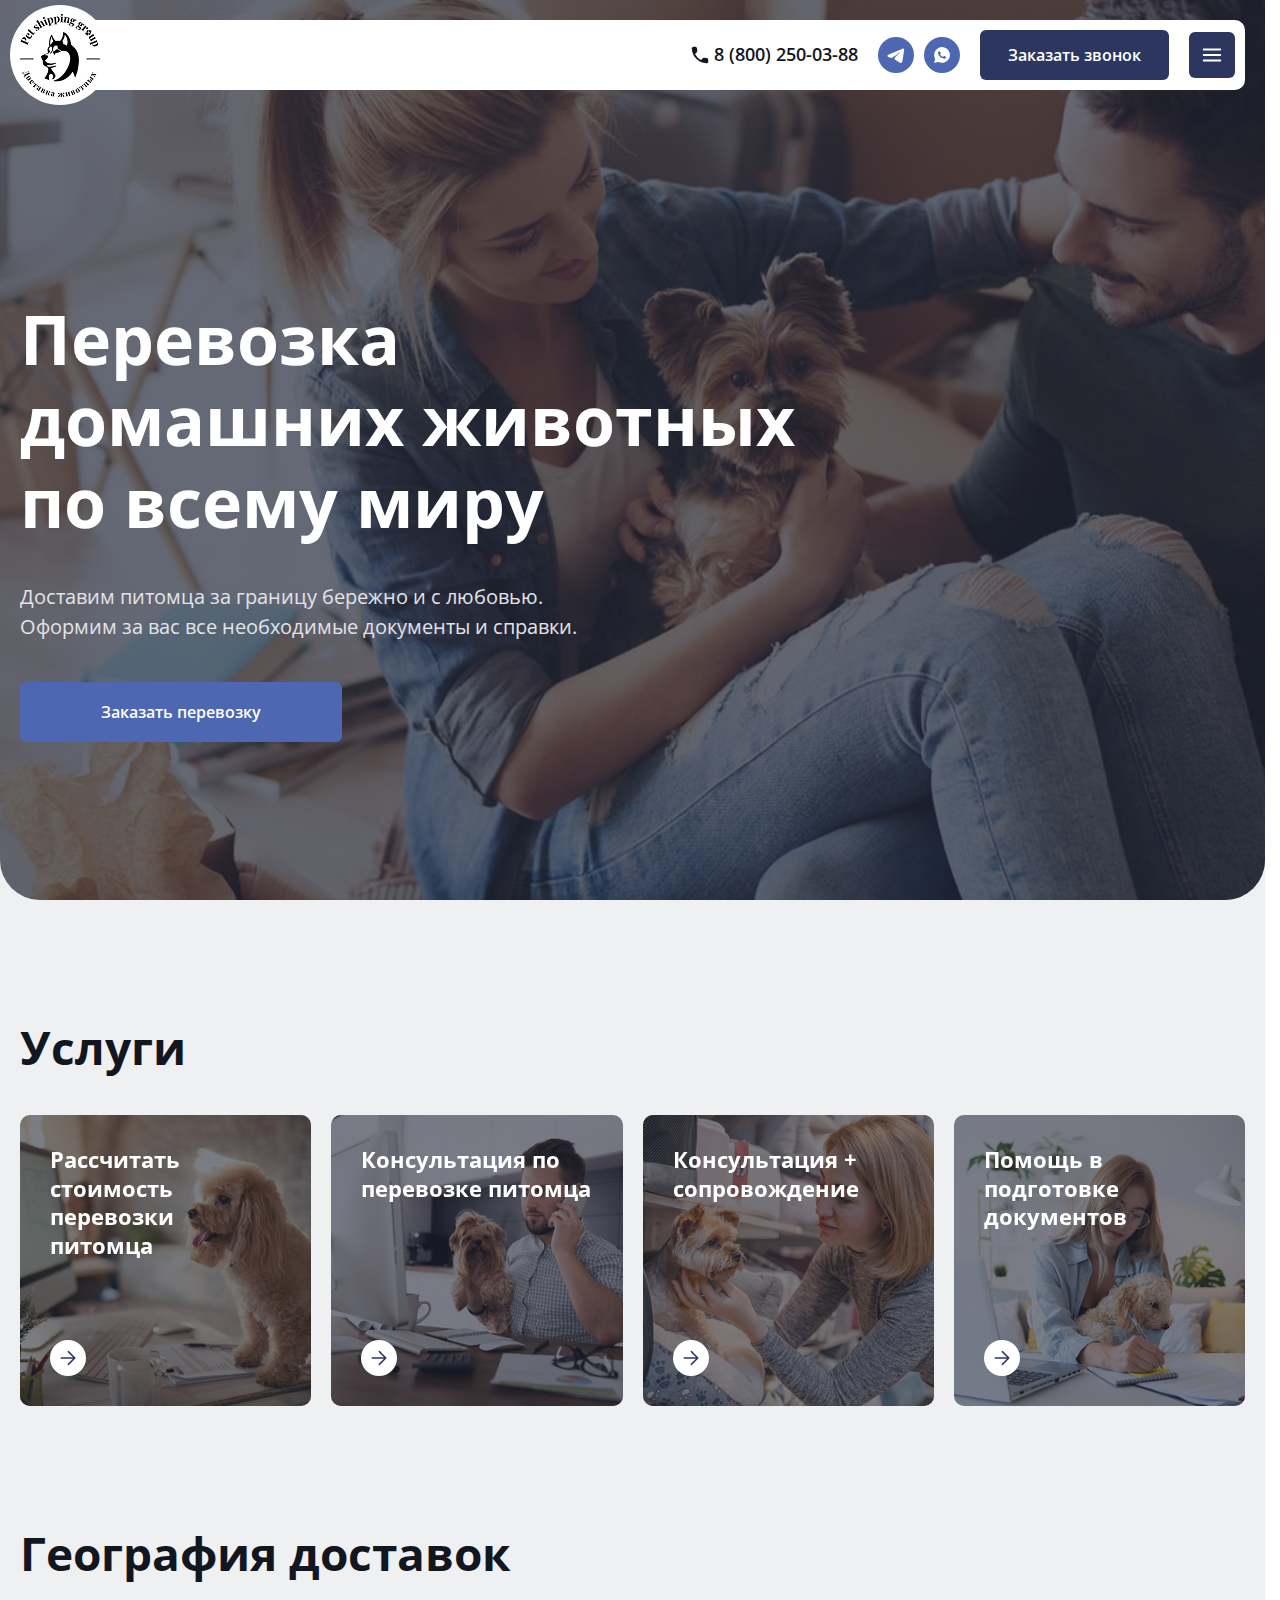
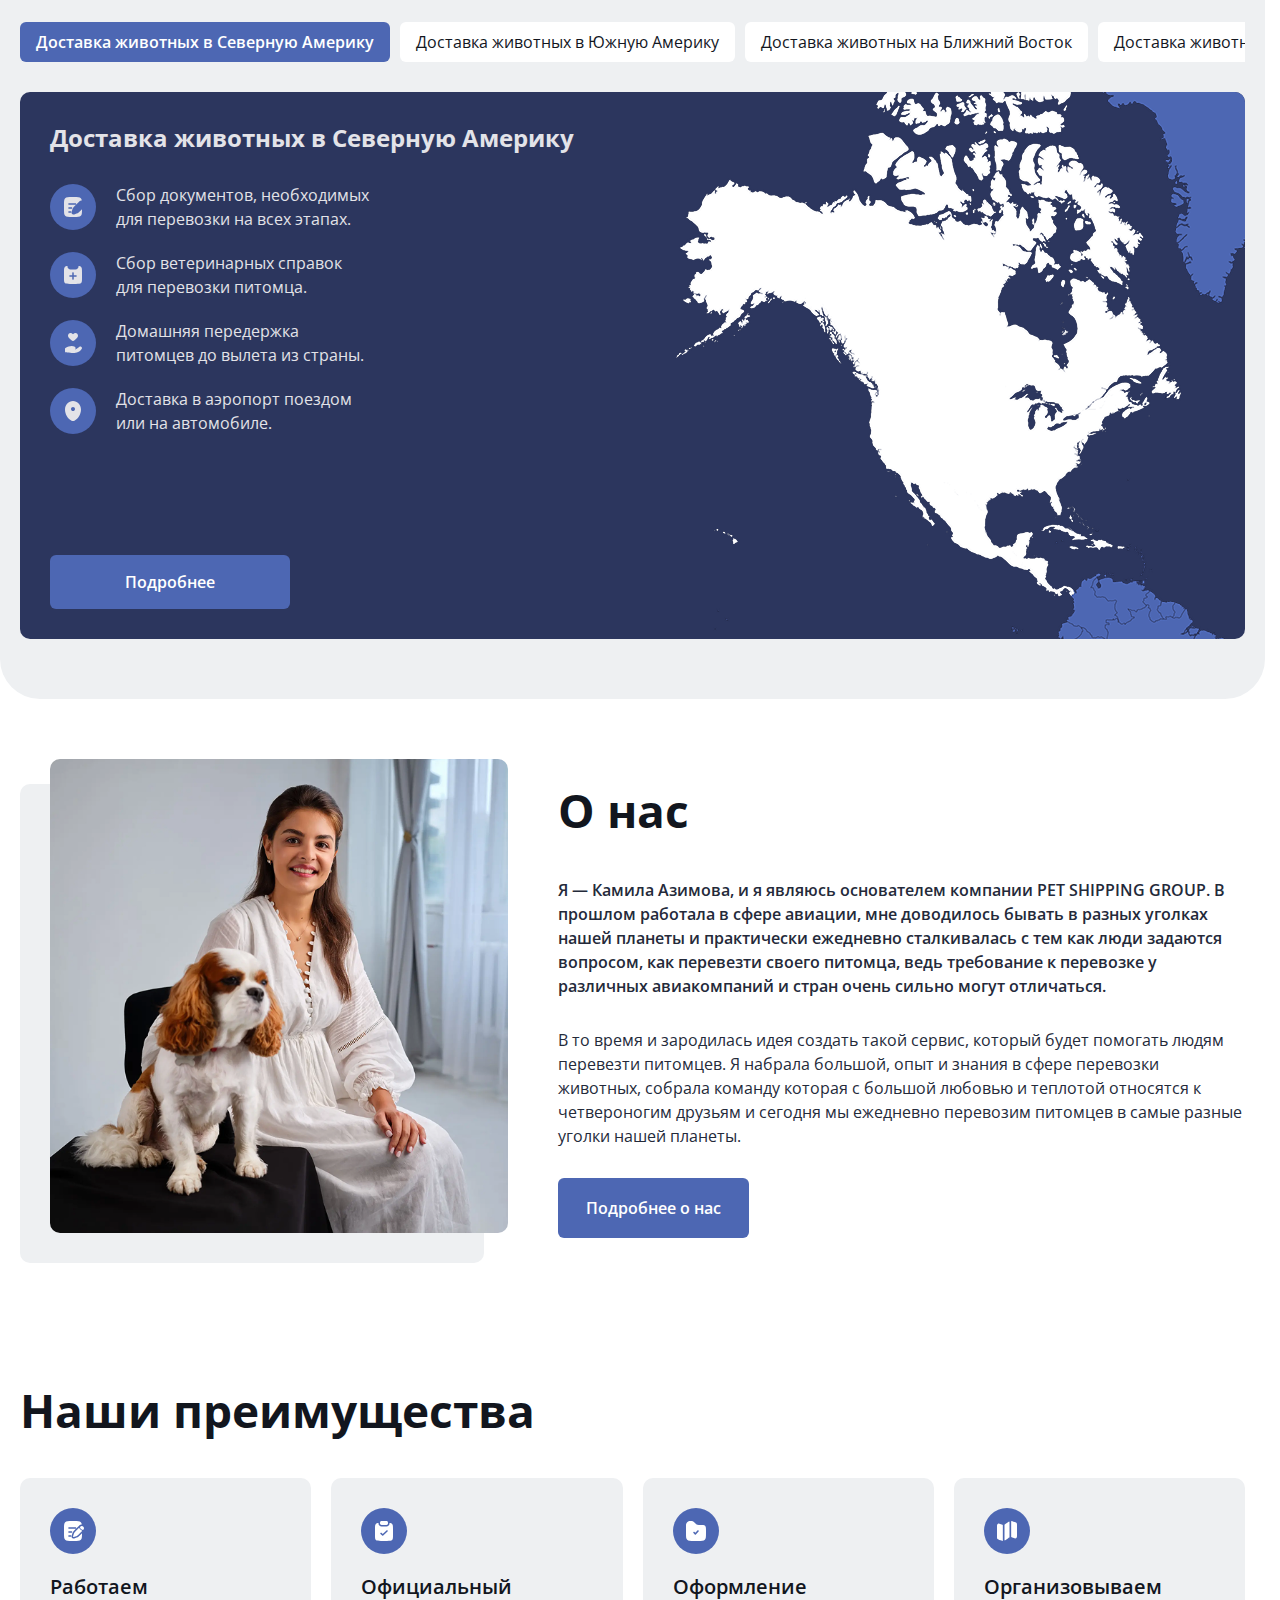
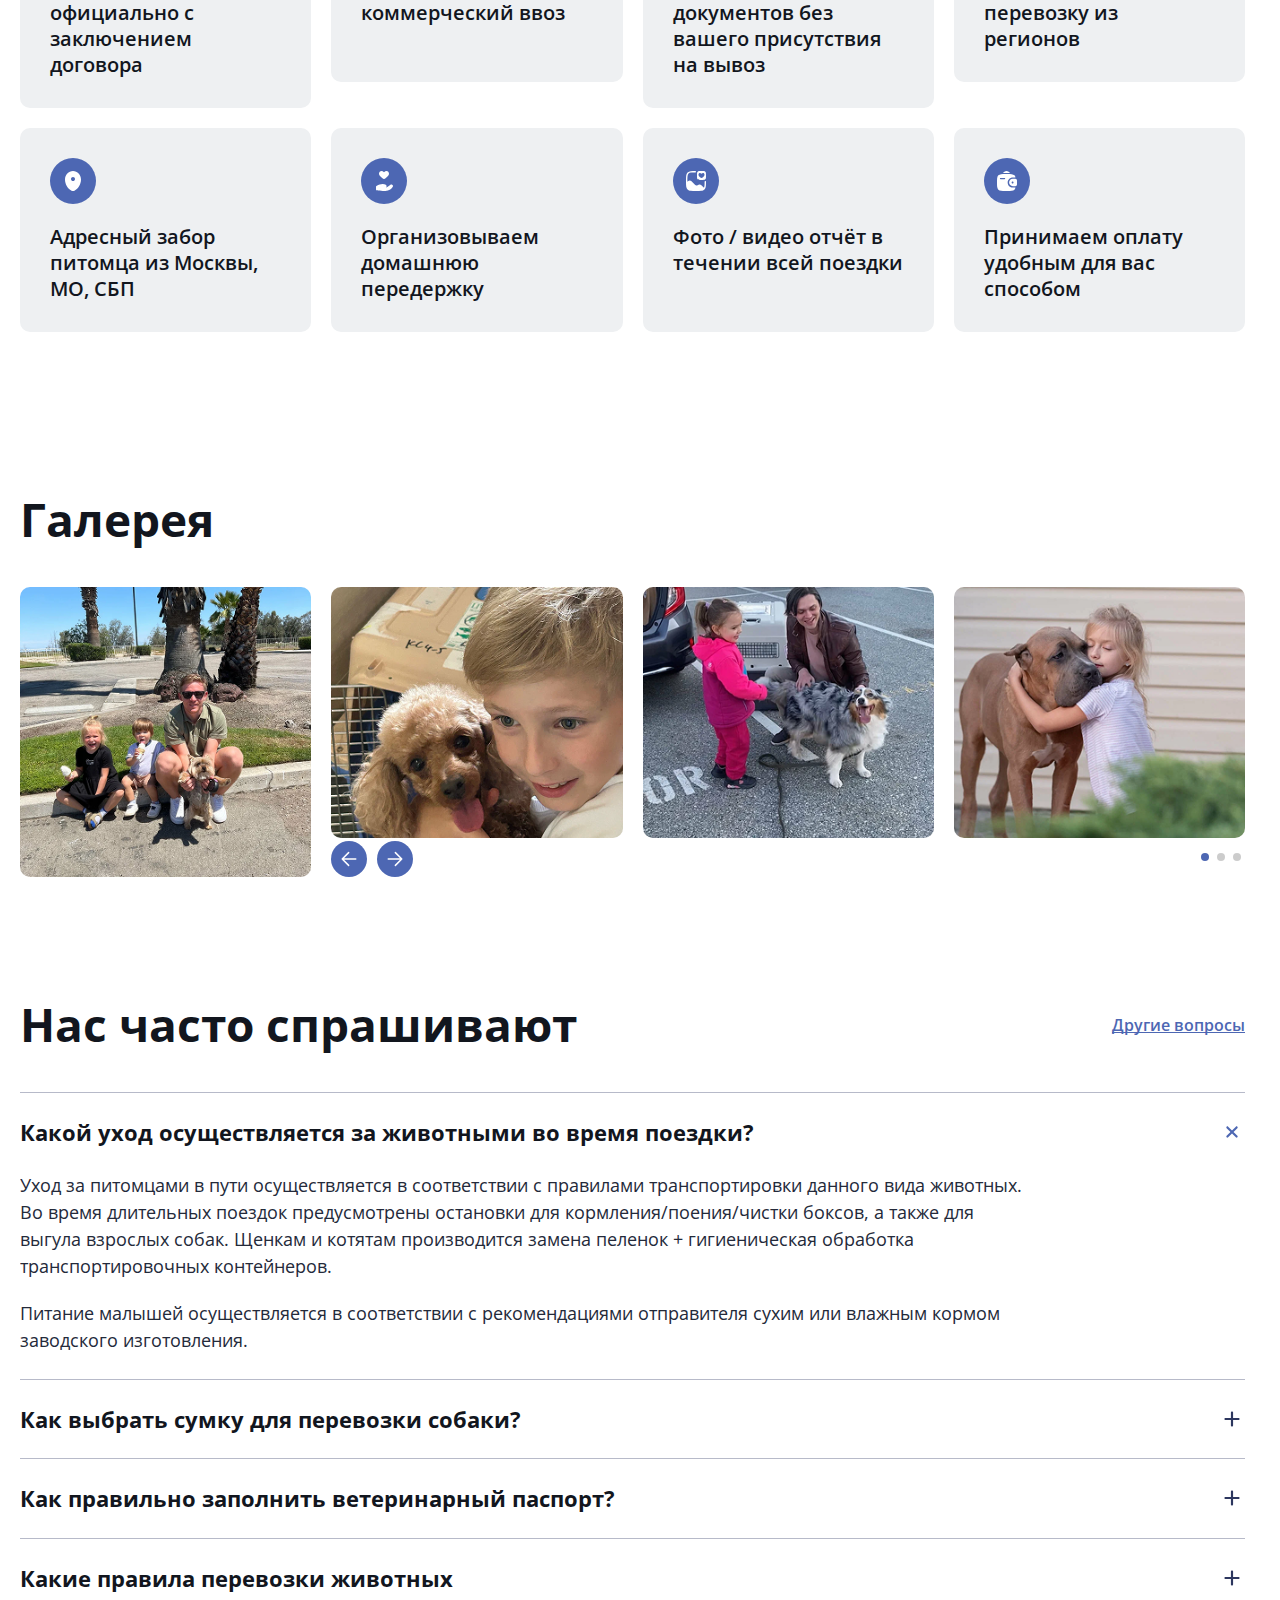
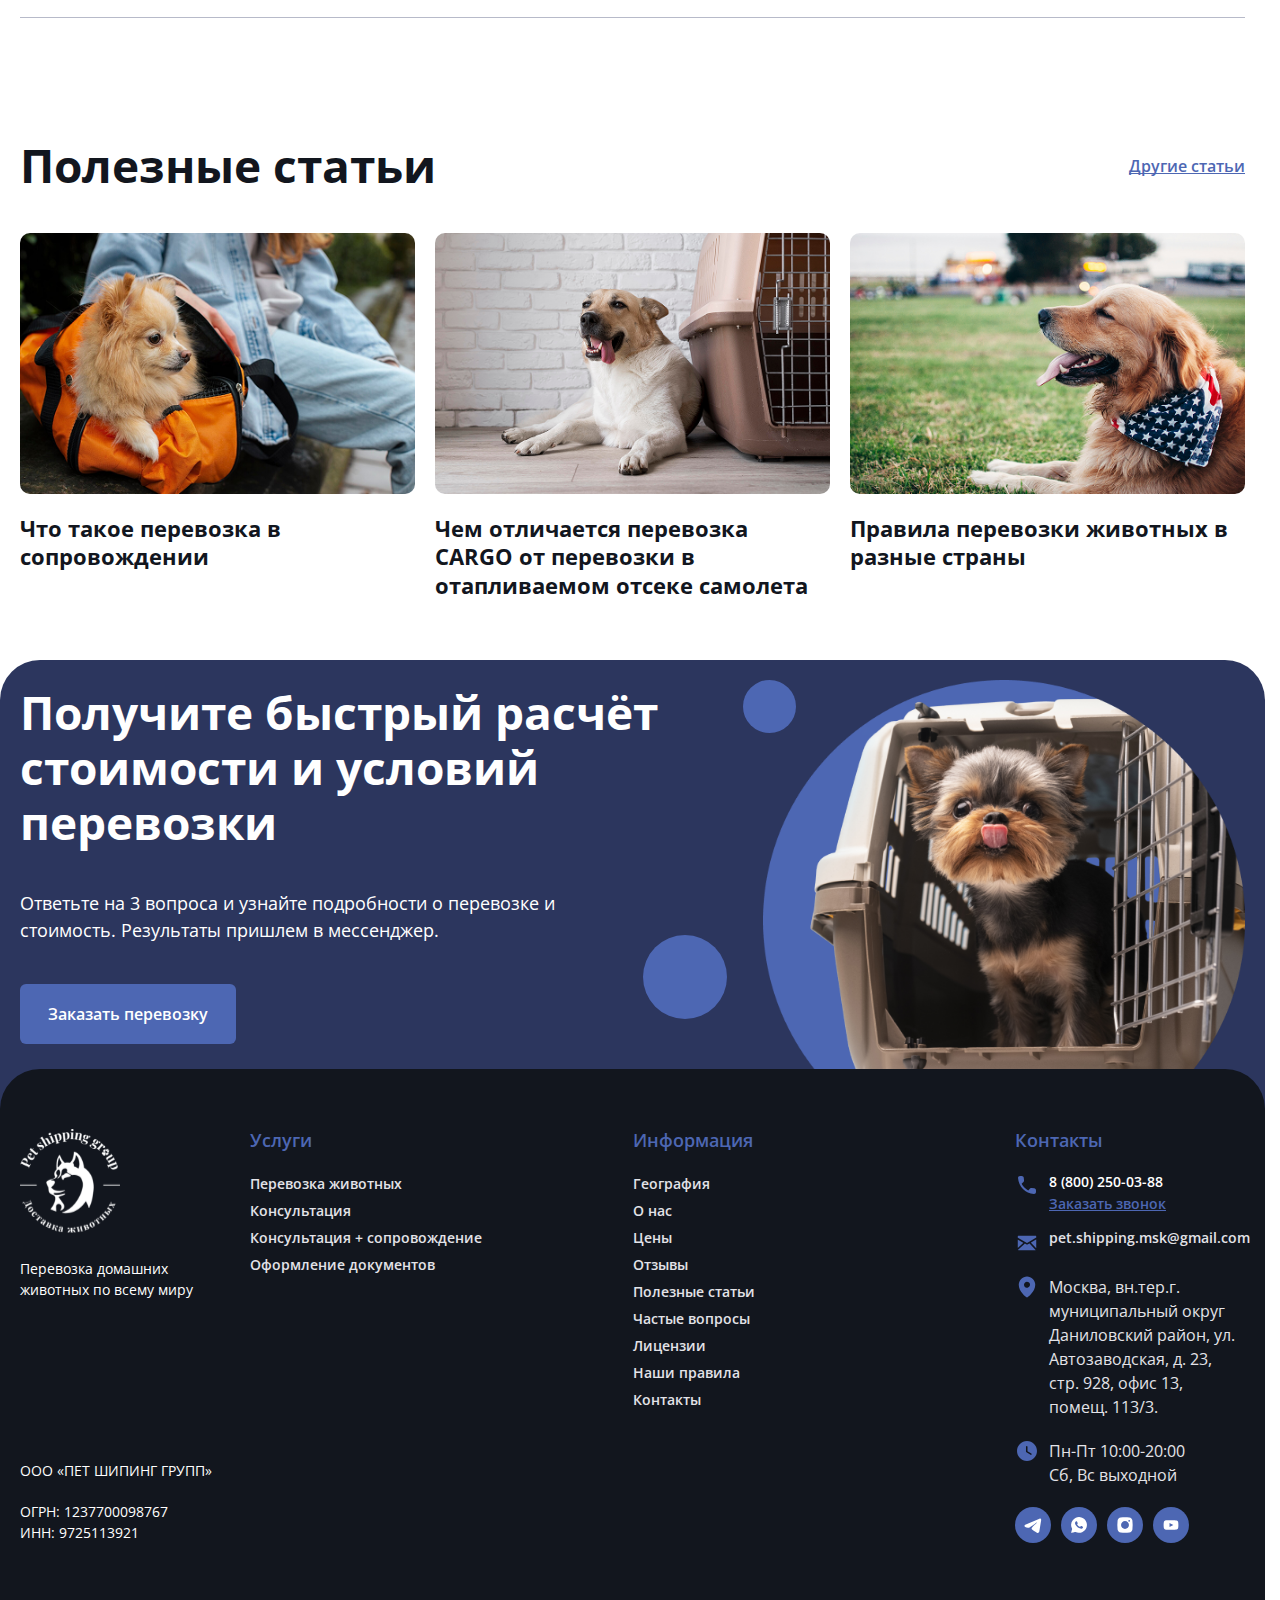
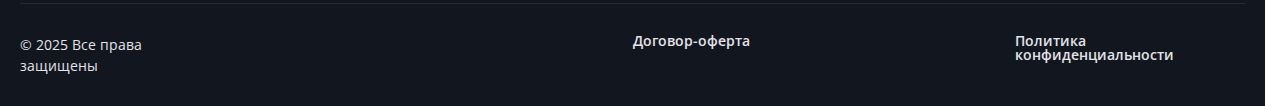
<file: index.html>
<!DOCTYPE html>
<html lang="ru">

<head>
    <meta charset="UTF-8">
    <meta name="viewport" content="width=device-width, initial-scale=1.0">
    <title>Перевозка домашних животных по всему миру</title>
    <link rel="stylesheet" href="./styles/normolize.css">
    <link rel="stylesheet" href="./styles/lib/swiper-bundle.min.css">
    <link rel="stylesheet" href="./styles/lib/intlTelInput.css">
    <link rel="stylesheet" href="./styles/main.css">
    <script src="./scripts/lib/swiper-bundle.min.js" defer></script>
    <script src="./scripts/lib/intlTelInput.min.js" defer></script>
    <script src="./scripts/main.js" defer></script>
</head>

<body>
    <div class="wrapper">
        <header class="header header--bg header--main">
            <div class="header__inner container">
                <div class="header__top layer-top">
                    <a href="./index.html" class="header__logo logo">
                        <img src="./images/logo.png" alt="logo" class="logo__img">
                    </a>

                    <nav class="header__nav menu">
                        <ul class="menu__list menu__list--cloumn">
                            <li class="menu__list-item">
                                <a href="./services.html" class="menu__list-link">Услуги</a>
                            </li>
                            <li class="menu__list-item">
                                <a href="./geography.html" class="menu__list-link">География</a>
                            </li>
                            <li class="menu__list-item">
                                <a href="./about-us.html" class="menu__list-link">О нас</a>
                            </li>
                            <li class="menu__list-item">
                                <a href="./prices.html" class="menu__list-link">Цены</a>
                            </li>
                            <li class="menu__list-item">
                                <a href="/" class="menu__list-link">Отзывы</a>
                            </li>
                            <li class="menu__list-item">
                                <a href="./articles-list.html" class="menu__list-link">Статьи</a>
                            </li>
                            <li class="menu__list-item">
                                <a href="/" class="menu__list-link">Контакты</a>
                            </li>
                        </ul>
                    </nav>

                    <div class="header__contacts contacts">
                        <a href="tel:88002500388" class="tel">
                            <img src="./images/phone.svg" alt="" class="tel__icon">
                            <span class="tel__text">8 (800) 250-03-88</span>
                        </a>

                        <div class="socials">
                            <ul class="socials__list">
                                <li class="socials__list-item">
                                    <a href="/" class="socials__list-link socials__list-link--tg">
                                        <img src="./images/tg.svg" alt="" width="18" height="15"
                                            class="socials__list-item-img">
                                    </a>
                                </li>
                                <li class="socials__list-item">
                                    <a href="/" class="socials__list-link socials__list-link--wa">
                                        <img src="./images/wa.svg" alt="" width="16" height="16"
                                            class="socials__list-item-img">
                                    </a>
                                </li>
                            </ul>
                        </div>

                        <button class="btn header__btn" type="button" data-js-popup-show="callback-popup">Заказать звонок</button>
                    </div>

                    <button type="button" class="burger" data-js-burger-open>
                        <img src="./images/header/burger.svg" alt="" class="burger__img">
                    </button>
                </div>

                <div class="header__body layer-top">
                    <h1 class="header__title">Перевозка<br> домашних животных<br> по всему миру</h1>
                    <p class="header__descr">Доставим питомца за границу бережно и с любовью.<br> Оформим за вас все
                        необходимые документы и справки.</p>
                    <button class="header__body-btn btn btn--light" type="button" data-js-popup-show="callback-popup">Заказать перевозку</button>
                </div>
            </div>
            <div class="mobile-menu" data-js-mobile-menu>
                <button type="button" class="mobile-menu__close" data-js-mobile-menu-close>
                    <img src="./images/header/burger-close.svg" alt="" class="mobile-menu__close-img">
                </button>

                <div class="mobile-menu__inner">
                    <a href="./index.html" class="mobile-menu__logo logo">
                        <img src="./images/logo.png" alt="logo" class="logo__img">
                    </a>

                    <nav class="mobile-menu__nav menu">
                        <ul class="menu__list">
                            <li class="menu__list-item">
                                <a href="./services.html" class="menu__list-link">Услуги</a>
                            </li>
                            <li class="menu__list-item">
                                <a href="./geography.html" class="menu__list-link">География</a>
                            </li>
                            <li class="menu__list-item">
                                <a href="./about-us.html" class="menu__list-link">О нас</a>
                            </li>
                            <li class="menu__list-item">
                                <a href="./prices.html" class="menu__list-link">Цены</a>
                            </li>
                            <li class="menu__list-item">
                                <a href="/" class="menu__list-link">Отзывы</a>
                            </li>
                            <li class="menu__list-item">
                                <a href="./articles-list.html" class="menu__list-link">Статьи</a>
                            </li>
                            <li class="menu__list-item">
                                <a href="/" class="menu__list-link">Контакты</a>
                            </li>
                        </ul>
                    </nav>

                    <div class="mobile-menu__bottom">
                        <a href="tel:88002500388" class="mobile-menu__tel">
                            <img src="./images/phone-blue.svg" alt="" class="tel__icon">
                            <span class="tel__text">8 (800) 250-03-88</span>
                        </a>

                        <a href="mailto:pet.shipping.msk@gmail.com" class="mobile-menu__email">
                            <img src="./images/email.svg" alt="" class="mobile-menu__email-img">
                            <span class="mobile-menu__email text">pet.shipping.msk@gmail.com</span>
                        </a>

                        <div class="socials">
                            <ul class="socials__list">
                                <li class="socials__list-item">
                                    <a href="/" class="socials__list-link socials__list-link--tg">
                                        <img src="./images/tg.svg" alt="" width="18" height="15"
                                            class="socials__list-item-img">
                                    </a>
                                </li>
                                <li class="socials__list-item">
                                    <a href="/" class="socials__list-link socials__list-link--wa">
                                        <img src="./images/wa.svg" alt="" width="16" height="16"
                                            class="socials__list-item-img">
                                    </a>
                                </li>
                                <li class="socials__list-item">
                                    <a href="/" class="socials__list-link socials__list-link--inst">
                                        <img src="./images/inst.svg" alt="" width="16" height="16"
                                            class="socials__list-item-img">
                                    </a>
                                </li>
                                <li class="socials__list-item">
                                    <a href="/" class="socials__list-link socials__list-link--yt">
                                        <img src="./images/yt.svg" alt="" width="16" height="16"
                                            class="socials__list-item-img">
                                    </a>
                                </li>
                            </ul>
                        </div>

                        <button class="mobile-menu__btn btn btn--light" type="button" data-js-popup-show="callback-popup">Заказать звонок</button>
                    </div>
                </div>
            </div>
        </header>

        <main class="main">
            <section class="section section--grey">
                <div class="section__header container">
                    <h2 class="section__title title">Услуги</h2>
                </div>

                <div class="services">

                    <div class="services__inner container">
                        <div class="swiper services__swiper">
                            <div class="swiper-wrapper services__swiper-wrapper">
                                <div class="swiper-slide services__swiper-slide">
                                    <a href="/" class="services-item"
                                        style="--bg-services: url('../images/services/services-1.png')">
                                        <p class="services-item__title layer-top">Рассчитать стоимость перевозки питомца
                                        </p>
                                        <span class="services-item__arrow layer-top">
                                            <svg width="16" height="16" viewBox="0 0 16 16" fill="none"
                                                xmlns="http://www.w3.org/2000/svg">
                                                <path d="M1.25 8L14.75 8M14.75 8L8.375 14.375M14.75 8L8.375 1.625"
                                                    stroke="currentColor" stroke-width="1.5" stroke-linecap="round"
                                                    stroke-linejoin="round" />
                                            </svg>
                                        </span>
                                    </a>
                                </div>
                                <div class="swiper-slide services__swiper-slide">
                                    <a href="/" class="services-item"
                                        style="--bg-services: url('../images/services/services-2.png')">
                                        <p class="services-item__title layer-top">Консультация по перевозке питомца</p>
                                        <span class="services-item__arrow layer-top">
                                            <svg width="16" height="16" viewBox="0 0 16 16" fill="none"
                                                xmlns="http://www.w3.org/2000/svg">
                                                <path d="M1.25 8L14.75 8M14.75 8L8.375 14.375M14.75 8L8.375 1.625"
                                                    stroke="currentColor" stroke-width="1.5" stroke-linecap="round"
                                                    stroke-linejoin="round" />
                                            </svg>
                                        </span>
                                    </a>
                                </div>
                                <div class="swiper-slide services__swiper-slide">
                                    <a href="/" class="services-item"
                                        style="--bg-services: url('../images/services/services-3.png')">
                                        <p class="services-item__title layer-top">Консультация + сопровождение</p>
                                        <span class="services-item__arrow layer-top">
                                            <svg width="16" height="16" viewBox="0 0 16 16" fill="none"
                                                xmlns="http://www.w3.org/2000/svg">
                                                <path d="M1.25 8L14.75 8M14.75 8L8.375 14.375M14.75 8L8.375 1.625"
                                                    stroke="currentColor" stroke-width="1.5" stroke-linecap="round"
                                                    stroke-linejoin="round" />
                                            </svg>
                                        </span>
                                    </a>
                                </div>
                                <div class="swiper-slide services__swiper-slide">
                                    <a href="/" class="services-item"
                                        style="--bg-services: url('../images/services/services-4.png')">
                                        <p class="services-item__title layer-top">Помощь в подготовке документов</p>
                                        <span class="services-item__arrow layer-top">
                                            <svg width="16" height="16" viewBox="0 0 16 16" fill="none"
                                                xmlns="http://www.w3.org/2000/svg">
                                                <path d="M1.25 8L14.75 8M14.75 8L8.375 14.375M14.75 8L8.375 1.625"
                                                    stroke="currentColor" stroke-width="1.5" stroke-linecap="round"
                                                    stroke-linejoin="round" />
                                            </svg>
                                        </span>
                                    </a>
                                </div>
                            </div>

                            <div class="swiper-pagination services__swiper-pagination main-pagination"></div>
                        </div>
                    </div>


                </div>
            </section>

            <section class="section section--grey section--bottom-radius">
                <div class="section__header container">
                    <h2 class="section__title title">География доставок</h2>
                </div>

                <div class="tabs" data-js-tabs>
                    <div class="tabs__inner container">
                        <div class="tabs__header">
                            <ul class="tabs__list-trigger">
                                <li class="tabs__list-item-trigger">
                                    <button class="tabs__btn-trugger active" type="button"
                                        data-js-tabs-trigger="north-america">Доставка животных в Северную
                                        Америку</button>
                                </li>
                                <li class="tabs__list-item-trigger">
                                    <button class="tabs__btn-trugger" type="button"
                                        data-js-tabs-trigger="south-america">Доставка животных в Южную Америку</button>
                                </li>
                                <li class="tabs__list-item-trigger">
                                    <button class="tabs__btn-trugger" type="button"
                                        data-js-tabs-trigger="middle-east">Доставка животных на Ближний Восток</button>
                                </li>
                                <li class="tabs__list-item-trigger">
                                    <button class="tabs__btn-trugger" type="button"
                                        data-js-tabs-trigger="africa">Доставка животных в Африку</button>
                                </li>
                                <li class="tabs__list-item-trigger">
                                    <button class="tabs__btn-trugger" type="button"
                                        data-js-tabs-trigger="europe">Доставка животных в Европу</button>
                                </li>
                                <li class="tabs__list-item-trigger">
                                    <button class="tabs__btn-trugger" type="button" data-js-tabs-trigger="asia">Доставка
                                        животных в Азию</button>
                                </li>
                            </ul>
                        </div>

                        <div class="tabs__body">
                            <ul class="tabs__list-elements">
                                <li class="tabs__list-elements-item">
                                    <div class="tabs__wrap active" data-js-tabs-element="north-america">
                                        <div class="tabs-element">
                                            <div class="tabs-element__title">Доставка животных в Северную Америку</div>
    
                                            <ul class="tabs-element__list">
                                                <li class="tabs-element__list-item">
                                                    <div class="tabs-element__list-icon">
                                                        <svg width="18" height="20" viewBox="0 0 18 20" fill="none"
                                                            xmlns="http://www.w3.org/2000/svg">
                                                            <path fill-rule="evenodd" clip-rule="evenodd"
                                                                d="M1.172 1.172C-1.19209e-07 2.343 0 4.229 0 8V12C0 15.771 -1.19209e-07 17.657 1.172 18.828C2.344 19.999 4.229 20 8 20H10C13.771 20 15.657 20 16.828 18.828C17.981 17.676 18 15.832 18 12.18L15.182 14.998C14.912 15.268 14.691 15.489 14.442 15.684C14.1499 15.9128 13.8333 16.1083 13.498 16.267C13.1911 16.4051 12.8758 16.5236 12.554 16.622L10.242 17.393C9.87498 17.5154 9.48113 17.5332 9.10458 17.4443C8.72804 17.3554 8.38368 17.1635 8.11011 16.8899C7.83654 16.6163 7.64456 16.272 7.5557 15.8954C7.46684 15.5189 7.4846 15.125 7.607 14.758L7.881 13.938L8.356 12.512L8.377 12.446C8.498 12.084 8.597 11.788 8.733 11.502C8.893 11.166 9.08733 10.8517 9.316 10.559C9.511 10.309 9.732 10.089 10.002 9.819L14.008 5.812L15.12 4.7L15.247 4.573C15.5868 4.23215 15.9907 3.96188 16.4353 3.77773C16.88 3.59358 17.3567 3.49919 17.838 3.5C17.687 2.47 17.394 1.737 16.828 1.172C15.657 -1.19209e-07 13.771 0 10 0H8C4.229 0 2.343 -1.19209e-07 1.172 1.172ZM4.25 7C4.25 6.80109 4.32902 6.61032 4.46967 6.46967C4.61032 6.32902 4.80109 6.25 5 6.25H11.5C11.6989 6.25 11.8897 6.32902 12.0303 6.46967C12.171 6.61032 12.25 6.80109 12.25 7C12.25 7.19891 12.171 7.38968 12.0303 7.53033C11.8897 7.67098 11.6989 7.75 11.5 7.75H5C4.80109 7.75 4.61032 7.67098 4.46967 7.53033C4.32902 7.38968 4.25 7.19891 4.25 7ZM4.25 11C4.25 10.8011 4.32902 10.6103 4.46967 10.4697C4.61032 10.329 4.80109 10.25 5 10.25H7.5C7.69891 10.25 7.88968 10.329 8.03033 10.4697C8.17098 10.6103 8.25 10.8011 8.25 11C8.25 11.1989 8.17098 11.3897 8.03033 11.5303C7.88968 11.671 7.69891 11.75 7.5 11.75H5C4.80109 11.75 4.61032 11.671 4.46967 11.5303C4.32902 11.3897 4.25 11.1989 4.25 11ZM4.25 15C4.25 14.8011 4.32902 14.6103 4.46967 14.4697C4.61032 14.329 4.80109 14.25 5 14.25H6.5C6.69891 14.25 6.88968 14.329 7.03033 14.4697C7.17098 14.6103 7.25 14.8011 7.25 15C7.25 15.1989 7.17098 15.3897 7.03033 15.5303C6.88968 15.671 6.69891 15.75 6.5 15.75H5C4.80109 15.75 4.61032 15.671 4.46967 15.5303C4.32902 15.3897 4.25 15.1989 4.25 15Z"
                                                                fill="white" />
                                                        </svg>
                                                    </div>
                                                    <div class="tabs-element__list-text">Сбор документов, необходимых для
                                                        перевозки на всех этапах.</div>
                                                </li>
                                                <li class="tabs-element__list-item">
                                                    <div class="tabs-element__list-icon">
                                                        <svg width="18" height="18" viewBox="0 0 18 18" fill="none"
                                                            xmlns="http://www.w3.org/2000/svg">
                                                            <path fill-rule="evenodd" clip-rule="evenodd"
                                                                d="M0.879 0.877109C1.448 0.307109 2.242 0.107109 3.5 0.0371094V0.500109C3.5 1.29576 3.81607 2.05882 4.37868 2.62143C4.94129 3.18404 5.70435 3.50011 6.5 3.50011H11.5C12.2956 3.50011 13.0587 3.18404 13.6213 2.62143C14.1839 2.05882 14.5 1.29576 14.5 0.500109V0.0371094C15.758 0.107109 16.552 0.307109 17.121 0.877109C18 1.75611 18 3.17011 18 5.99811V11.9981C18 14.8271 18 16.2411 17.121 17.1201C16.243 17.9981 14.828 17.9981 12 17.9981H6C3.172 17.9981 1.757 17.9981 0.879 17.1201C-5.96046e-08 16.2401 0 14.8271 0 11.9981V5.99811C0 3.17011 -5.96046e-08 1.75611 0.879 0.877109ZM9.75 7.00011C9.75 6.8012 9.67098 6.61043 9.53033 6.46978C9.38968 6.32913 9.19891 6.25011 9 6.25011C8.80109 6.25011 8.61032 6.32913 8.46967 6.46978C8.32902 6.61043 8.25 6.8012 8.25 7.00011V9.25011H6C5.80109 9.25011 5.61032 9.32913 5.46967 9.46978C5.32902 9.61043 5.25 9.8012 5.25 10.0001C5.25 10.199 5.32902 10.3898 5.46967 10.5304C5.61032 10.6711 5.80109 10.7501 6 10.7501H8.25V13.0001C8.25 13.199 8.32902 13.3898 8.46967 13.5304C8.61032 13.6711 8.80109 13.7501 9 13.7501C9.19891 13.7501 9.38968 13.6711 9.53033 13.5304C9.67098 13.3898 9.75 13.199 9.75 13.0001V10.7501H12C12.1989 10.7501 12.3897 10.6711 12.5303 10.5304C12.671 10.3898 12.75 10.199 12.75 10.0001C12.75 9.8012 12.671 9.61043 12.5303 9.46978C12.3897 9.32913 12.1989 9.25011 12 9.25011H9.75V7.00011Z"
                                                                fill="white" />
                                                        </svg>
                                                    </div>
                                                    <div class="tabs-element__list-text">Сбор ветеринарных справок для
                                                        перевозки питомца.</div>
                                                </li>
                                                <li class="tabs-element__list-item">
                                                    <div class="tabs-element__list-icon">
                                                        <svg width="17" height="20" viewBox="0 0 17 20" fill="none"
                                                            xmlns="http://www.w3.org/2000/svg">
                                                            <path
                                                                d="M3 2.83023C3 4.37723 4.726 6.00823 6.15 7.09023C6.949 7.69623 7.348 8.00023 8 8.00023C8.652 8.00023 9.051 7.69623 9.85 7.09023C11.274 6.00723 13 4.37623 13 2.83023C13 0.0402288 10.25 -1.00277 8 1.15323C5.75 -1.00277 3 0.0402288 3 2.83023ZM2.26 19.3882H2C1.057 19.3882 0.586 19.3882 0.293 19.0952C2.08616e-07 18.8042 0 18.3322 0 17.3892V16.2772C0 15.7592 -1.04308e-07 15.5002 0.133 15.2682C0.266 15.0362 0.467 14.9202 0.869 14.6862C3.515 13.1472 7.272 12.2812 9.779 13.7762C9.94767 13.8769 10.0977 13.9996 10.229 14.1442C10.3636 14.2913 10.4672 14.4639 10.5339 14.6517C10.6006 14.8396 10.6289 15.0389 10.6171 15.2379C10.6054 15.4368 10.5538 15.6315 10.4655 15.8102C10.3772 15.9889 10.2539 16.148 10.103 16.2782C9.98276 16.3924 9.83603 16.4749 9.676 16.5182C9.796 16.5042 9.911 16.4886 10.021 16.4712C10.932 16.3262 11.697 15.8382 12.397 15.3092L14.205 13.9442C14.5277 13.71 14.9163 13.5839 15.315 13.5839C15.7137 13.5839 16.1023 13.71 16.425 13.9442C16.998 14.3772 17.174 15.0902 16.811 15.6722C16.388 16.3502 15.792 17.2172 15.22 17.7472C14.648 18.2772 13.794 18.7512 13.098 19.0872C12.326 19.4602 11.474 19.6742 10.607 19.8152C8.849 20.0992 7.017 20.0552 5.277 19.6972C4.28432 19.4929 3.27349 19.3887 2.26 19.3882Z"
                                                                fill="white" />
                                                        </svg>
                                                    </div>
                                                    <div class="tabs-element__list-text">Домашняя передержка питомцев до
                                                        вылета из страны.</div>
                                                </li>
                                                <li class="tabs-element__list-item">
                                                    <div class="tabs-element__list-icon">
                                                        <svg width="16" height="20" viewBox="0 0 16 20" fill="none"
                                                            xmlns="http://www.w3.org/2000/svg">
                                                            <path fill-rule="evenodd" clip-rule="evenodd"
                                                                d="M8 0C3.582 0 0 4.003 0 8.5C0 12.962 2.553 17.812 6.537 19.674C6.99492 19.8884 7.49437 19.9996 8 19.9996C8.50563 19.9996 9.00508 19.8884 9.463 19.674C13.447 17.812 16 12.962 16 8.5C16 4.003 12.418 0 8 0ZM8 10C8.53043 10 9.03914 9.78929 9.41421 9.41421C9.78929 9.03914 10 8.53043 10 8C10 7.46957 9.78929 6.96086 9.41421 6.58579C9.03914 6.21071 8.53043 6 8 6C7.46957 6 6.96086 6.21071 6.58579 6.58579C6.21071 6.96086 6 7.46957 6 8C6 8.53043 6.21071 9.03914 6.58579 9.41421C6.96086 9.78929 7.46957 10 8 10Z"
                                                                fill="white" />
                                                        </svg>
                                                    </div>
                                                    <div class="tabs-element__list-text">Доставка в аэропорт поездом или на
                                                        автомобиле.</div>
                                                </li>
                                            </ul>
    
                                            <a href="/" class="tabs-element__btn">Подробнее</a>
    
                                            <img src="./images/tabs/delivery-1.png" alt="" class="tabs-element__img">
                                        </div>
                                    </div>
                                </li>
                                <li class="tabs__list-elements-item">
                                    <div class="tabs__wrap" data-js-tabs-element="south-america">
                                        <div class="tabs-element">
                                            <div class="tabs-element__title">Доставка животных в Южную Америку</div>
    
                                            <ul class="tabs-element__list">
                                                <li class="tabs-element__list-item">
                                                    <div class="tabs-element__list-icon">
                                                        <svg width="18" height="20" viewBox="0 0 18 20" fill="none"
                                                            xmlns="http://www.w3.org/2000/svg">
                                                            <path fill-rule="evenodd" clip-rule="evenodd"
                                                                d="M1.172 1.172C-1.19209e-07 2.343 0 4.229 0 8V12C0 15.771 -1.19209e-07 17.657 1.172 18.828C2.344 19.999 4.229 20 8 20H10C13.771 20 15.657 20 16.828 18.828C17.981 17.676 18 15.832 18 12.18L15.182 14.998C14.912 15.268 14.691 15.489 14.442 15.684C14.1499 15.9128 13.8333 16.1083 13.498 16.267C13.1911 16.4051 12.8758 16.5236 12.554 16.622L10.242 17.393C9.87498 17.5154 9.48113 17.5332 9.10458 17.4443C8.72804 17.3554 8.38368 17.1635 8.11011 16.8899C7.83654 16.6163 7.64456 16.272 7.5557 15.8954C7.46684 15.5189 7.4846 15.125 7.607 14.758L7.881 13.938L8.356 12.512L8.377 12.446C8.498 12.084 8.597 11.788 8.733 11.502C8.893 11.166 9.08733 10.8517 9.316 10.559C9.511 10.309 9.732 10.089 10.002 9.819L14.008 5.812L15.12 4.7L15.247 4.573C15.5868 4.23215 15.9907 3.96188 16.4353 3.77773C16.88 3.59358 17.3567 3.49919 17.838 3.5C17.687 2.47 17.394 1.737 16.828 1.172C15.657 -1.19209e-07 13.771 0 10 0H8C4.229 0 2.343 -1.19209e-07 1.172 1.172ZM4.25 7C4.25 6.80109 4.32902 6.61032 4.46967 6.46967C4.61032 6.32902 4.80109 6.25 5 6.25H11.5C11.6989 6.25 11.8897 6.32902 12.0303 6.46967C12.171 6.61032 12.25 6.80109 12.25 7C12.25 7.19891 12.171 7.38968 12.0303 7.53033C11.8897 7.67098 11.6989 7.75 11.5 7.75H5C4.80109 7.75 4.61032 7.67098 4.46967 7.53033C4.32902 7.38968 4.25 7.19891 4.25 7ZM4.25 11C4.25 10.8011 4.32902 10.6103 4.46967 10.4697C4.61032 10.329 4.80109 10.25 5 10.25H7.5C7.69891 10.25 7.88968 10.329 8.03033 10.4697C8.17098 10.6103 8.25 10.8011 8.25 11C8.25 11.1989 8.17098 11.3897 8.03033 11.5303C7.88968 11.671 7.69891 11.75 7.5 11.75H5C4.80109 11.75 4.61032 11.671 4.46967 11.5303C4.32902 11.3897 4.25 11.1989 4.25 11ZM4.25 15C4.25 14.8011 4.32902 14.6103 4.46967 14.4697C4.61032 14.329 4.80109 14.25 5 14.25H6.5C6.69891 14.25 6.88968 14.329 7.03033 14.4697C7.17098 14.6103 7.25 14.8011 7.25 15C7.25 15.1989 7.17098 15.3897 7.03033 15.5303C6.88968 15.671 6.69891 15.75 6.5 15.75H5C4.80109 15.75 4.61032 15.671 4.46967 15.5303C4.32902 15.3897 4.25 15.1989 4.25 15Z"
                                                                fill="white" />
                                                        </svg>
                                                    </div>
                                                    <div class="tabs-element__list-text">Сбор документов, необходимых для
                                                        перевозки на всех этапах.</div>
                                                </li>
                                                <li class="tabs-element__list-item">
                                                    <div class="tabs-element__list-icon">
                                                        <svg width="18" height="18" viewBox="0 0 18 18" fill="none"
                                                            xmlns="http://www.w3.org/2000/svg">
                                                            <path fill-rule="evenodd" clip-rule="evenodd"
                                                                d="M0.879 0.877109C1.448 0.307109 2.242 0.107109 3.5 0.0371094V0.500109C3.5 1.29576 3.81607 2.05882 4.37868 2.62143C4.94129 3.18404 5.70435 3.50011 6.5 3.50011H11.5C12.2956 3.50011 13.0587 3.18404 13.6213 2.62143C14.1839 2.05882 14.5 1.29576 14.5 0.500109V0.0371094C15.758 0.107109 16.552 0.307109 17.121 0.877109C18 1.75611 18 3.17011 18 5.99811V11.9981C18 14.8271 18 16.2411 17.121 17.1201C16.243 17.9981 14.828 17.9981 12 17.9981H6C3.172 17.9981 1.757 17.9981 0.879 17.1201C-5.96046e-08 16.2401 0 14.8271 0 11.9981V5.99811C0 3.17011 -5.96046e-08 1.75611 0.879 0.877109ZM9.75 7.00011C9.75 6.8012 9.67098 6.61043 9.53033 6.46978C9.38968 6.32913 9.19891 6.25011 9 6.25011C8.80109 6.25011 8.61032 6.32913 8.46967 6.46978C8.32902 6.61043 8.25 6.8012 8.25 7.00011V9.25011H6C5.80109 9.25011 5.61032 9.32913 5.46967 9.46978C5.32902 9.61043 5.25 9.8012 5.25 10.0001C5.25 10.199 5.32902 10.3898 5.46967 10.5304C5.61032 10.6711 5.80109 10.7501 6 10.7501H8.25V13.0001C8.25 13.199 8.32902 13.3898 8.46967 13.5304C8.61032 13.6711 8.80109 13.7501 9 13.7501C9.19891 13.7501 9.38968 13.6711 9.53033 13.5304C9.67098 13.3898 9.75 13.199 9.75 13.0001V10.7501H12C12.1989 10.7501 12.3897 10.6711 12.5303 10.5304C12.671 10.3898 12.75 10.199 12.75 10.0001C12.75 9.8012 12.671 9.61043 12.5303 9.46978C12.3897 9.32913 12.1989 9.25011 12 9.25011H9.75V7.00011Z"
                                                                fill="white" />
                                                        </svg>
                                                    </div>
                                                    <div class="tabs-element__list-text">Сбор ветеринарных справок для
                                                        перевозки питомца.</div>
                                                </li>
                                                <li class="tabs-element__list-item">
                                                    <div class="tabs-element__list-icon">
                                                        <svg width="17" height="20" viewBox="0 0 17 20" fill="none"
                                                            xmlns="http://www.w3.org/2000/svg">
                                                            <path
                                                                d="M3 2.83023C3 4.37723 4.726 6.00823 6.15 7.09023C6.949 7.69623 7.348 8.00023 8 8.00023C8.652 8.00023 9.051 7.69623 9.85 7.09023C11.274 6.00723 13 4.37623 13 2.83023C13 0.0402288 10.25 -1.00277 8 1.15323C5.75 -1.00277 3 0.0402288 3 2.83023ZM2.26 19.3882H2C1.057 19.3882 0.586 19.3882 0.293 19.0952C2.08616e-07 18.8042 0 18.3322 0 17.3892V16.2772C0 15.7592 -1.04308e-07 15.5002 0.133 15.2682C0.266 15.0362 0.467 14.9202 0.869 14.6862C3.515 13.1472 7.272 12.2812 9.779 13.7762C9.94767 13.8769 10.0977 13.9996 10.229 14.1442C10.3636 14.2913 10.4672 14.4639 10.5339 14.6517C10.6006 14.8396 10.6289 15.0389 10.6171 15.2379C10.6054 15.4368 10.5538 15.6315 10.4655 15.8102C10.3772 15.9889 10.2539 16.148 10.103 16.2782C9.98276 16.3924 9.83603 16.4749 9.676 16.5182C9.796 16.5042 9.911 16.4886 10.021 16.4712C10.932 16.3262 11.697 15.8382 12.397 15.3092L14.205 13.9442C14.5277 13.71 14.9163 13.5839 15.315 13.5839C15.7137 13.5839 16.1023 13.71 16.425 13.9442C16.998 14.3772 17.174 15.0902 16.811 15.6722C16.388 16.3502 15.792 17.2172 15.22 17.7472C14.648 18.2772 13.794 18.7512 13.098 19.0872C12.326 19.4602 11.474 19.6742 10.607 19.8152C8.849 20.0992 7.017 20.0552 5.277 19.6972C4.28432 19.4929 3.27349 19.3887 2.26 19.3882Z"
                                                                fill="white" />
                                                        </svg>
                                                    </div>
                                                    <div class="tabs-element__list-text">Домашняя передержка питомцев до
                                                        вылета из страны.</div>
                                                </li>
                                                <li class="tabs-element__list-item">
                                                    <div class="tabs-element__list-icon">
                                                        <svg width="16" height="20" viewBox="0 0 16 20" fill="none"
                                                            xmlns="http://www.w3.org/2000/svg">
                                                            <path fill-rule="evenodd" clip-rule="evenodd"
                                                                d="M8 0C3.582 0 0 4.003 0 8.5C0 12.962 2.553 17.812 6.537 19.674C6.99492 19.8884 7.49437 19.9996 8 19.9996C8.50563 19.9996 9.00508 19.8884 9.463 19.674C13.447 17.812 16 12.962 16 8.5C16 4.003 12.418 0 8 0ZM8 10C8.53043 10 9.03914 9.78929 9.41421 9.41421C9.78929 9.03914 10 8.53043 10 8C10 7.46957 9.78929 6.96086 9.41421 6.58579C9.03914 6.21071 8.53043 6 8 6C7.46957 6 6.96086 6.21071 6.58579 6.58579C6.21071 6.96086 6 7.46957 6 8C6 8.53043 6.21071 9.03914 6.58579 9.41421C6.96086 9.78929 7.46957 10 8 10Z"
                                                                fill="white" />
                                                        </svg>
                                                    </div>
                                                    <div class="tabs-element__list-text">Доставка в аэропорт поездом или на
                                                        автомобиле.</div>
                                                </li>
                                            </ul>
    
                                            <a href="/" class="tabs-element__btn">Подробнее</a>
    
                                            <img src="./images/tabs/delivery-2.png" alt="" class="tabs-element__img">
                                        </div>
                                    </div>
                                </li>
                                <li class="tabs__list-elements-item">
                                    <div class="tabs__wrap" data-js-tabs-element="middle-east">
                                        <div class="tabs-element">
                                            <div class="tabs-element__title">Доставка животных на Ближний Восток</div>
    
                                            <ul class="tabs-element__list">
                                                <li class="tabs-element__list-item">
                                                    <div class="tabs-element__list-icon">
                                                        <svg width="18" height="20" viewBox="0 0 18 20" fill="none"
                                                            xmlns="http://www.w3.org/2000/svg">
                                                            <path fill-rule="evenodd" clip-rule="evenodd"
                                                                d="M1.172 1.172C-1.19209e-07 2.343 0 4.229 0 8V12C0 15.771 -1.19209e-07 17.657 1.172 18.828C2.344 19.999 4.229 20 8 20H10C13.771 20 15.657 20 16.828 18.828C17.981 17.676 18 15.832 18 12.18L15.182 14.998C14.912 15.268 14.691 15.489 14.442 15.684C14.1499 15.9128 13.8333 16.1083 13.498 16.267C13.1911 16.4051 12.8758 16.5236 12.554 16.622L10.242 17.393C9.87498 17.5154 9.48113 17.5332 9.10458 17.4443C8.72804 17.3554 8.38368 17.1635 8.11011 16.8899C7.83654 16.6163 7.64456 16.272 7.5557 15.8954C7.46684 15.5189 7.4846 15.125 7.607 14.758L7.881 13.938L8.356 12.512L8.377 12.446C8.498 12.084 8.597 11.788 8.733 11.502C8.893 11.166 9.08733 10.8517 9.316 10.559C9.511 10.309 9.732 10.089 10.002 9.819L14.008 5.812L15.12 4.7L15.247 4.573C15.5868 4.23215 15.9907 3.96188 16.4353 3.77773C16.88 3.59358 17.3567 3.49919 17.838 3.5C17.687 2.47 17.394 1.737 16.828 1.172C15.657 -1.19209e-07 13.771 0 10 0H8C4.229 0 2.343 -1.19209e-07 1.172 1.172ZM4.25 7C4.25 6.80109 4.32902 6.61032 4.46967 6.46967C4.61032 6.32902 4.80109 6.25 5 6.25H11.5C11.6989 6.25 11.8897 6.32902 12.0303 6.46967C12.171 6.61032 12.25 6.80109 12.25 7C12.25 7.19891 12.171 7.38968 12.0303 7.53033C11.8897 7.67098 11.6989 7.75 11.5 7.75H5C4.80109 7.75 4.61032 7.67098 4.46967 7.53033C4.32902 7.38968 4.25 7.19891 4.25 7ZM4.25 11C4.25 10.8011 4.32902 10.6103 4.46967 10.4697C4.61032 10.329 4.80109 10.25 5 10.25H7.5C7.69891 10.25 7.88968 10.329 8.03033 10.4697C8.17098 10.6103 8.25 10.8011 8.25 11C8.25 11.1989 8.17098 11.3897 8.03033 11.5303C7.88968 11.671 7.69891 11.75 7.5 11.75H5C4.80109 11.75 4.61032 11.671 4.46967 11.5303C4.32902 11.3897 4.25 11.1989 4.25 11ZM4.25 15C4.25 14.8011 4.32902 14.6103 4.46967 14.4697C4.61032 14.329 4.80109 14.25 5 14.25H6.5C6.69891 14.25 6.88968 14.329 7.03033 14.4697C7.17098 14.6103 7.25 14.8011 7.25 15C7.25 15.1989 7.17098 15.3897 7.03033 15.5303C6.88968 15.671 6.69891 15.75 6.5 15.75H5C4.80109 15.75 4.61032 15.671 4.46967 15.5303C4.32902 15.3897 4.25 15.1989 4.25 15Z"
                                                                fill="white" />
                                                        </svg>
                                                    </div>
                                                    <div class="tabs-element__list-text">Сбор документов, необходимых для
                                                        перевозки на всех этапах.</div>
                                                </li>
                                                <li class="tabs-element__list-item">
                                                    <div class="tabs-element__list-icon">
                                                        <svg width="18" height="18" viewBox="0 0 18 18" fill="none"
                                                            xmlns="http://www.w3.org/2000/svg">
                                                            <path fill-rule="evenodd" clip-rule="evenodd"
                                                                d="M0.879 0.877109C1.448 0.307109 2.242 0.107109 3.5 0.0371094V0.500109C3.5 1.29576 3.81607 2.05882 4.37868 2.62143C4.94129 3.18404 5.70435 3.50011 6.5 3.50011H11.5C12.2956 3.50011 13.0587 3.18404 13.6213 2.62143C14.1839 2.05882 14.5 1.29576 14.5 0.500109V0.0371094C15.758 0.107109 16.552 0.307109 17.121 0.877109C18 1.75611 18 3.17011 18 5.99811V11.9981C18 14.8271 18 16.2411 17.121 17.1201C16.243 17.9981 14.828 17.9981 12 17.9981H6C3.172 17.9981 1.757 17.9981 0.879 17.1201C-5.96046e-08 16.2401 0 14.8271 0 11.9981V5.99811C0 3.17011 -5.96046e-08 1.75611 0.879 0.877109ZM9.75 7.00011C9.75 6.8012 9.67098 6.61043 9.53033 6.46978C9.38968 6.32913 9.19891 6.25011 9 6.25011C8.80109 6.25011 8.61032 6.32913 8.46967 6.46978C8.32902 6.61043 8.25 6.8012 8.25 7.00011V9.25011H6C5.80109 9.25011 5.61032 9.32913 5.46967 9.46978C5.32902 9.61043 5.25 9.8012 5.25 10.0001C5.25 10.199 5.32902 10.3898 5.46967 10.5304C5.61032 10.6711 5.80109 10.7501 6 10.7501H8.25V13.0001C8.25 13.199 8.32902 13.3898 8.46967 13.5304C8.61032 13.6711 8.80109 13.7501 9 13.7501C9.19891 13.7501 9.38968 13.6711 9.53033 13.5304C9.67098 13.3898 9.75 13.199 9.75 13.0001V10.7501H12C12.1989 10.7501 12.3897 10.6711 12.5303 10.5304C12.671 10.3898 12.75 10.199 12.75 10.0001C12.75 9.8012 12.671 9.61043 12.5303 9.46978C12.3897 9.32913 12.1989 9.25011 12 9.25011H9.75V7.00011Z"
                                                                fill="white" />
                                                        </svg>
                                                    </div>
                                                    <div class="tabs-element__list-text">Сбор ветеринарных справок для
                                                        перевозки питомца.</div>
                                                </li>
                                                <li class="tabs-element__list-item">
                                                    <div class="tabs-element__list-icon">
                                                        <svg width="17" height="20" viewBox="0 0 17 20" fill="none"
                                                            xmlns="http://www.w3.org/2000/svg">
                                                            <path
                                                                d="M3 2.83023C3 4.37723 4.726 6.00823 6.15 7.09023C6.949 7.69623 7.348 8.00023 8 8.00023C8.652 8.00023 9.051 7.69623 9.85 7.09023C11.274 6.00723 13 4.37623 13 2.83023C13 0.0402288 10.25 -1.00277 8 1.15323C5.75 -1.00277 3 0.0402288 3 2.83023ZM2.26 19.3882H2C1.057 19.3882 0.586 19.3882 0.293 19.0952C2.08616e-07 18.8042 0 18.3322 0 17.3892V16.2772C0 15.7592 -1.04308e-07 15.5002 0.133 15.2682C0.266 15.0362 0.467 14.9202 0.869 14.6862C3.515 13.1472 7.272 12.2812 9.779 13.7762C9.94767 13.8769 10.0977 13.9996 10.229 14.1442C10.3636 14.2913 10.4672 14.4639 10.5339 14.6517C10.6006 14.8396 10.6289 15.0389 10.6171 15.2379C10.6054 15.4368 10.5538 15.6315 10.4655 15.8102C10.3772 15.9889 10.2539 16.148 10.103 16.2782C9.98276 16.3924 9.83603 16.4749 9.676 16.5182C9.796 16.5042 9.911 16.4886 10.021 16.4712C10.932 16.3262 11.697 15.8382 12.397 15.3092L14.205 13.9442C14.5277 13.71 14.9163 13.5839 15.315 13.5839C15.7137 13.5839 16.1023 13.71 16.425 13.9442C16.998 14.3772 17.174 15.0902 16.811 15.6722C16.388 16.3502 15.792 17.2172 15.22 17.7472C14.648 18.2772 13.794 18.7512 13.098 19.0872C12.326 19.4602 11.474 19.6742 10.607 19.8152C8.849 20.0992 7.017 20.0552 5.277 19.6972C4.28432 19.4929 3.27349 19.3887 2.26 19.3882Z"
                                                                fill="white" />
                                                        </svg>
                                                    </div>
                                                    <div class="tabs-element__list-text">Домашняя передержка питомцев до
                                                        вылета из страны.</div>
                                                </li>
                                                <li class="tabs-element__list-item">
                                                    <div class="tabs-element__list-icon">
                                                        <svg width="16" height="20" viewBox="0 0 16 20" fill="none"
                                                            xmlns="http://www.w3.org/2000/svg">
                                                            <path fill-rule="evenodd" clip-rule="evenodd"
                                                                d="M8 0C3.582 0 0 4.003 0 8.5C0 12.962 2.553 17.812 6.537 19.674C6.99492 19.8884 7.49437 19.9996 8 19.9996C8.50563 19.9996 9.00508 19.8884 9.463 19.674C13.447 17.812 16 12.962 16 8.5C16 4.003 12.418 0 8 0ZM8 10C8.53043 10 9.03914 9.78929 9.41421 9.41421C9.78929 9.03914 10 8.53043 10 8C10 7.46957 9.78929 6.96086 9.41421 6.58579C9.03914 6.21071 8.53043 6 8 6C7.46957 6 6.96086 6.21071 6.58579 6.58579C6.21071 6.96086 6 7.46957 6 8C6 8.53043 6.21071 9.03914 6.58579 9.41421C6.96086 9.78929 7.46957 10 8 10Z"
                                                                fill="white" />
                                                        </svg>
                                                    </div>
                                                    <div class="tabs-element__list-text">Доставка в аэропорт поездом или на
                                                        автомобиле.</div>
                                                </li>
                                            </ul>
    
                                            <a href="/" class="tabs-element__btn">Подробнее</a>
    
                                            <img src="./images/tabs/delivery-3.png" alt="" class="tabs-element__img">
                                        </div>
                                    </div>
                                </li>
                                <li class="tabs__list-elements-item">
                                    <div class="tabs__wrap" data-js-tabs-element="africa">
                                        <div class="tabs-element">
                                            <div class="tabs-element__title">Доставка животных в Африку</div>
    
                                            <ul class="tabs-element__list">
                                                <li class="tabs-element__list-item">
                                                    <div class="tabs-element__list-icon">
                                                        <svg width="18" height="20" viewBox="0 0 18 20" fill="none"
                                                            xmlns="http://www.w3.org/2000/svg">
                                                            <path fill-rule="evenodd" clip-rule="evenodd"
                                                                d="M1.172 1.172C-1.19209e-07 2.343 0 4.229 0 8V12C0 15.771 -1.19209e-07 17.657 1.172 18.828C2.344 19.999 4.229 20 8 20H10C13.771 20 15.657 20 16.828 18.828C17.981 17.676 18 15.832 18 12.18L15.182 14.998C14.912 15.268 14.691 15.489 14.442 15.684C14.1499 15.9128 13.8333 16.1083 13.498 16.267C13.1911 16.4051 12.8758 16.5236 12.554 16.622L10.242 17.393C9.87498 17.5154 9.48113 17.5332 9.10458 17.4443C8.72804 17.3554 8.38368 17.1635 8.11011 16.8899C7.83654 16.6163 7.64456 16.272 7.5557 15.8954C7.46684 15.5189 7.4846 15.125 7.607 14.758L7.881 13.938L8.356 12.512L8.377 12.446C8.498 12.084 8.597 11.788 8.733 11.502C8.893 11.166 9.08733 10.8517 9.316 10.559C9.511 10.309 9.732 10.089 10.002 9.819L14.008 5.812L15.12 4.7L15.247 4.573C15.5868 4.23215 15.9907 3.96188 16.4353 3.77773C16.88 3.59358 17.3567 3.49919 17.838 3.5C17.687 2.47 17.394 1.737 16.828 1.172C15.657 -1.19209e-07 13.771 0 10 0H8C4.229 0 2.343 -1.19209e-07 1.172 1.172ZM4.25 7C4.25 6.80109 4.32902 6.61032 4.46967 6.46967C4.61032 6.32902 4.80109 6.25 5 6.25H11.5C11.6989 6.25 11.8897 6.32902 12.0303 6.46967C12.171 6.61032 12.25 6.80109 12.25 7C12.25 7.19891 12.171 7.38968 12.0303 7.53033C11.8897 7.67098 11.6989 7.75 11.5 7.75H5C4.80109 7.75 4.61032 7.67098 4.46967 7.53033C4.32902 7.38968 4.25 7.19891 4.25 7ZM4.25 11C4.25 10.8011 4.32902 10.6103 4.46967 10.4697C4.61032 10.329 4.80109 10.25 5 10.25H7.5C7.69891 10.25 7.88968 10.329 8.03033 10.4697C8.17098 10.6103 8.25 10.8011 8.25 11C8.25 11.1989 8.17098 11.3897 8.03033 11.5303C7.88968 11.671 7.69891 11.75 7.5 11.75H5C4.80109 11.75 4.61032 11.671 4.46967 11.5303C4.32902 11.3897 4.25 11.1989 4.25 11ZM4.25 15C4.25 14.8011 4.32902 14.6103 4.46967 14.4697C4.61032 14.329 4.80109 14.25 5 14.25H6.5C6.69891 14.25 6.88968 14.329 7.03033 14.4697C7.17098 14.6103 7.25 14.8011 7.25 15C7.25 15.1989 7.17098 15.3897 7.03033 15.5303C6.88968 15.671 6.69891 15.75 6.5 15.75H5C4.80109 15.75 4.61032 15.671 4.46967 15.5303C4.32902 15.3897 4.25 15.1989 4.25 15Z"
                                                                fill="white" />
                                                        </svg>
                                                    </div>
                                                    <div class="tabs-element__list-text">Сбор документов, необходимых для
                                                        перевозки на всех этапах.</div>
                                                </li>
                                                <li class="tabs-element__list-item">
                                                    <div class="tabs-element__list-icon">
                                                        <svg width="18" height="18" viewBox="0 0 18 18" fill="none"
                                                            xmlns="http://www.w3.org/2000/svg">
                                                            <path fill-rule="evenodd" clip-rule="evenodd"
                                                                d="M0.879 0.877109C1.448 0.307109 2.242 0.107109 3.5 0.0371094V0.500109C3.5 1.29576 3.81607 2.05882 4.37868 2.62143C4.94129 3.18404 5.70435 3.50011 6.5 3.50011H11.5C12.2956 3.50011 13.0587 3.18404 13.6213 2.62143C14.1839 2.05882 14.5 1.29576 14.5 0.500109V0.0371094C15.758 0.107109 16.552 0.307109 17.121 0.877109C18 1.75611 18 3.17011 18 5.99811V11.9981C18 14.8271 18 16.2411 17.121 17.1201C16.243 17.9981 14.828 17.9981 12 17.9981H6C3.172 17.9981 1.757 17.9981 0.879 17.1201C-5.96046e-08 16.2401 0 14.8271 0 11.9981V5.99811C0 3.17011 -5.96046e-08 1.75611 0.879 0.877109ZM9.75 7.00011C9.75 6.8012 9.67098 6.61043 9.53033 6.46978C9.38968 6.32913 9.19891 6.25011 9 6.25011C8.80109 6.25011 8.61032 6.32913 8.46967 6.46978C8.32902 6.61043 8.25 6.8012 8.25 7.00011V9.25011H6C5.80109 9.25011 5.61032 9.32913 5.46967 9.46978C5.32902 9.61043 5.25 9.8012 5.25 10.0001C5.25 10.199 5.32902 10.3898 5.46967 10.5304C5.61032 10.6711 5.80109 10.7501 6 10.7501H8.25V13.0001C8.25 13.199 8.32902 13.3898 8.46967 13.5304C8.61032 13.6711 8.80109 13.7501 9 13.7501C9.19891 13.7501 9.38968 13.6711 9.53033 13.5304C9.67098 13.3898 9.75 13.199 9.75 13.0001V10.7501H12C12.1989 10.7501 12.3897 10.6711 12.5303 10.5304C12.671 10.3898 12.75 10.199 12.75 10.0001C12.75 9.8012 12.671 9.61043 12.5303 9.46978C12.3897 9.32913 12.1989 9.25011 12 9.25011H9.75V7.00011Z"
                                                                fill="white" />
                                                        </svg>
                                                    </div>
                                                    <div class="tabs-element__list-text">Сбор ветеринарных справок для
                                                        перевозки питомца.</div>
                                                </li>
                                                <li class="tabs-element__list-item">
                                                    <div class="tabs-element__list-icon">
                                                        <svg width="17" height="20" viewBox="0 0 17 20" fill="none"
                                                            xmlns="http://www.w3.org/2000/svg">
                                                            <path
                                                                d="M3 2.83023C3 4.37723 4.726 6.00823 6.15 7.09023C6.949 7.69623 7.348 8.00023 8 8.00023C8.652 8.00023 9.051 7.69623 9.85 7.09023C11.274 6.00723 13 4.37623 13 2.83023C13 0.0402288 10.25 -1.00277 8 1.15323C5.75 -1.00277 3 0.0402288 3 2.83023ZM2.26 19.3882H2C1.057 19.3882 0.586 19.3882 0.293 19.0952C2.08616e-07 18.8042 0 18.3322 0 17.3892V16.2772C0 15.7592 -1.04308e-07 15.5002 0.133 15.2682C0.266 15.0362 0.467 14.9202 0.869 14.6862C3.515 13.1472 7.272 12.2812 9.779 13.7762C9.94767 13.8769 10.0977 13.9996 10.229 14.1442C10.3636 14.2913 10.4672 14.4639 10.5339 14.6517C10.6006 14.8396 10.6289 15.0389 10.6171 15.2379C10.6054 15.4368 10.5538 15.6315 10.4655 15.8102C10.3772 15.9889 10.2539 16.148 10.103 16.2782C9.98276 16.3924 9.83603 16.4749 9.676 16.5182C9.796 16.5042 9.911 16.4886 10.021 16.4712C10.932 16.3262 11.697 15.8382 12.397 15.3092L14.205 13.9442C14.5277 13.71 14.9163 13.5839 15.315 13.5839C15.7137 13.5839 16.1023 13.71 16.425 13.9442C16.998 14.3772 17.174 15.0902 16.811 15.6722C16.388 16.3502 15.792 17.2172 15.22 17.7472C14.648 18.2772 13.794 18.7512 13.098 19.0872C12.326 19.4602 11.474 19.6742 10.607 19.8152C8.849 20.0992 7.017 20.0552 5.277 19.6972C4.28432 19.4929 3.27349 19.3887 2.26 19.3882Z"
                                                                fill="white" />
                                                        </svg>
                                                    </div>
                                                    <div class="tabs-element__list-text">Домашняя передержка питомцев до
                                                        вылета из страны.</div>
                                                </li>
                                                <li class="tabs-element__list-item">
                                                    <div class="tabs-element__list-icon">
                                                        <svg width="16" height="20" viewBox="0 0 16 20" fill="none"
                                                            xmlns="http://www.w3.org/2000/svg">
                                                            <path fill-rule="evenodd" clip-rule="evenodd"
                                                                d="M8 0C3.582 0 0 4.003 0 8.5C0 12.962 2.553 17.812 6.537 19.674C6.99492 19.8884 7.49437 19.9996 8 19.9996C8.50563 19.9996 9.00508 19.8884 9.463 19.674C13.447 17.812 16 12.962 16 8.5C16 4.003 12.418 0 8 0ZM8 10C8.53043 10 9.03914 9.78929 9.41421 9.41421C9.78929 9.03914 10 8.53043 10 8C10 7.46957 9.78929 6.96086 9.41421 6.58579C9.03914 6.21071 8.53043 6 8 6C7.46957 6 6.96086 6.21071 6.58579 6.58579C6.21071 6.96086 6 7.46957 6 8C6 8.53043 6.21071 9.03914 6.58579 9.41421C6.96086 9.78929 7.46957 10 8 10Z"
                                                                fill="white" />
                                                        </svg>
                                                    </div>
                                                    <div class="tabs-element__list-text">Доставка в аэропорт поездом или на
                                                        автомобиле.</div>
                                                </li>
                                            </ul>
    
                                            <a href="/" class="tabs-element__btn">Подробнее</a>
    
                                            <img src="./images/tabs/delivery-4.png" alt="" class="tabs-element__img">
                                        </div>
                                    </div>
                                </li>
                                <li class="tabs__list-elements-item">
                                    <div class="tabs__wrap" data-js-tabs-element="europe">
                                        <div class="tabs-element">
                                            <div class="tabs-element__title">Доставка животных в Европу</div>
    
                                            <ul class="tabs-element__list">
                                                <li class="tabs-element__list-item">
                                                    <div class="tabs-element__list-icon">
                                                        <svg width="18" height="20" viewBox="0 0 18 20" fill="none"
                                                            xmlns="http://www.w3.org/2000/svg">
                                                            <path fill-rule="evenodd" clip-rule="evenodd"
                                                                d="M1.172 1.172C-1.19209e-07 2.343 0 4.229 0 8V12C0 15.771 -1.19209e-07 17.657 1.172 18.828C2.344 19.999 4.229 20 8 20H10C13.771 20 15.657 20 16.828 18.828C17.981 17.676 18 15.832 18 12.18L15.182 14.998C14.912 15.268 14.691 15.489 14.442 15.684C14.1499 15.9128 13.8333 16.1083 13.498 16.267C13.1911 16.4051 12.8758 16.5236 12.554 16.622L10.242 17.393C9.87498 17.5154 9.48113 17.5332 9.10458 17.4443C8.72804 17.3554 8.38368 17.1635 8.11011 16.8899C7.83654 16.6163 7.64456 16.272 7.5557 15.8954C7.46684 15.5189 7.4846 15.125 7.607 14.758L7.881 13.938L8.356 12.512L8.377 12.446C8.498 12.084 8.597 11.788 8.733 11.502C8.893 11.166 9.08733 10.8517 9.316 10.559C9.511 10.309 9.732 10.089 10.002 9.819L14.008 5.812L15.12 4.7L15.247 4.573C15.5868 4.23215 15.9907 3.96188 16.4353 3.77773C16.88 3.59358 17.3567 3.49919 17.838 3.5C17.687 2.47 17.394 1.737 16.828 1.172C15.657 -1.19209e-07 13.771 0 10 0H8C4.229 0 2.343 -1.19209e-07 1.172 1.172ZM4.25 7C4.25 6.80109 4.32902 6.61032 4.46967 6.46967C4.61032 6.32902 4.80109 6.25 5 6.25H11.5C11.6989 6.25 11.8897 6.32902 12.0303 6.46967C12.171 6.61032 12.25 6.80109 12.25 7C12.25 7.19891 12.171 7.38968 12.0303 7.53033C11.8897 7.67098 11.6989 7.75 11.5 7.75H5C4.80109 7.75 4.61032 7.67098 4.46967 7.53033C4.32902 7.38968 4.25 7.19891 4.25 7ZM4.25 11C4.25 10.8011 4.32902 10.6103 4.46967 10.4697C4.61032 10.329 4.80109 10.25 5 10.25H7.5C7.69891 10.25 7.88968 10.329 8.03033 10.4697C8.17098 10.6103 8.25 10.8011 8.25 11C8.25 11.1989 8.17098 11.3897 8.03033 11.5303C7.88968 11.671 7.69891 11.75 7.5 11.75H5C4.80109 11.75 4.61032 11.671 4.46967 11.5303C4.32902 11.3897 4.25 11.1989 4.25 11ZM4.25 15C4.25 14.8011 4.32902 14.6103 4.46967 14.4697C4.61032 14.329 4.80109 14.25 5 14.25H6.5C6.69891 14.25 6.88968 14.329 7.03033 14.4697C7.17098 14.6103 7.25 14.8011 7.25 15C7.25 15.1989 7.17098 15.3897 7.03033 15.5303C6.88968 15.671 6.69891 15.75 6.5 15.75H5C4.80109 15.75 4.61032 15.671 4.46967 15.5303C4.32902 15.3897 4.25 15.1989 4.25 15Z"
                                                                fill="white" />
                                                        </svg>
                                                    </div>
                                                    <div class="tabs-element__list-text">Сбор документов, необходимых для
                                                        перевозки на всех этапах.</div>
                                                </li>
                                                <li class="tabs-element__list-item">
                                                    <div class="tabs-element__list-icon">
                                                        <svg width="18" height="18" viewBox="0 0 18 18" fill="none"
                                                            xmlns="http://www.w3.org/2000/svg">
                                                            <path fill-rule="evenodd" clip-rule="evenodd"
                                                                d="M0.879 0.877109C1.448 0.307109 2.242 0.107109 3.5 0.0371094V0.500109C3.5 1.29576 3.81607 2.05882 4.37868 2.62143C4.94129 3.18404 5.70435 3.50011 6.5 3.50011H11.5C12.2956 3.50011 13.0587 3.18404 13.6213 2.62143C14.1839 2.05882 14.5 1.29576 14.5 0.500109V0.0371094C15.758 0.107109 16.552 0.307109 17.121 0.877109C18 1.75611 18 3.17011 18 5.99811V11.9981C18 14.8271 18 16.2411 17.121 17.1201C16.243 17.9981 14.828 17.9981 12 17.9981H6C3.172 17.9981 1.757 17.9981 0.879 17.1201C-5.96046e-08 16.2401 0 14.8271 0 11.9981V5.99811C0 3.17011 -5.96046e-08 1.75611 0.879 0.877109ZM9.75 7.00011C9.75 6.8012 9.67098 6.61043 9.53033 6.46978C9.38968 6.32913 9.19891 6.25011 9 6.25011C8.80109 6.25011 8.61032 6.32913 8.46967 6.46978C8.32902 6.61043 8.25 6.8012 8.25 7.00011V9.25011H6C5.80109 9.25011 5.61032 9.32913 5.46967 9.46978C5.32902 9.61043 5.25 9.8012 5.25 10.0001C5.25 10.199 5.32902 10.3898 5.46967 10.5304C5.61032 10.6711 5.80109 10.7501 6 10.7501H8.25V13.0001C8.25 13.199 8.32902 13.3898 8.46967 13.5304C8.61032 13.6711 8.80109 13.7501 9 13.7501C9.19891 13.7501 9.38968 13.6711 9.53033 13.5304C9.67098 13.3898 9.75 13.199 9.75 13.0001V10.7501H12C12.1989 10.7501 12.3897 10.6711 12.5303 10.5304C12.671 10.3898 12.75 10.199 12.75 10.0001C12.75 9.8012 12.671 9.61043 12.5303 9.46978C12.3897 9.32913 12.1989 9.25011 12 9.25011H9.75V7.00011Z"
                                                                fill="white" />
                                                        </svg>
                                                    </div>
                                                    <div class="tabs-element__list-text">Сбор ветеринарных справок для
                                                        перевозки питомца.</div>
                                                </li>
                                                <li class="tabs-element__list-item">
                                                    <div class="tabs-element__list-icon">
                                                        <svg width="17" height="20" viewBox="0 0 17 20" fill="none"
                                                            xmlns="http://www.w3.org/2000/svg">
                                                            <path
                                                                d="M3 2.83023C3 4.37723 4.726 6.00823 6.15 7.09023C6.949 7.69623 7.348 8.00023 8 8.00023C8.652 8.00023 9.051 7.69623 9.85 7.09023C11.274 6.00723 13 4.37623 13 2.83023C13 0.0402288 10.25 -1.00277 8 1.15323C5.75 -1.00277 3 0.0402288 3 2.83023ZM2.26 19.3882H2C1.057 19.3882 0.586 19.3882 0.293 19.0952C2.08616e-07 18.8042 0 18.3322 0 17.3892V16.2772C0 15.7592 -1.04308e-07 15.5002 0.133 15.2682C0.266 15.0362 0.467 14.9202 0.869 14.6862C3.515 13.1472 7.272 12.2812 9.779 13.7762C9.94767 13.8769 10.0977 13.9996 10.229 14.1442C10.3636 14.2913 10.4672 14.4639 10.5339 14.6517C10.6006 14.8396 10.6289 15.0389 10.6171 15.2379C10.6054 15.4368 10.5538 15.6315 10.4655 15.8102C10.3772 15.9889 10.2539 16.148 10.103 16.2782C9.98276 16.3924 9.83603 16.4749 9.676 16.5182C9.796 16.5042 9.911 16.4886 10.021 16.4712C10.932 16.3262 11.697 15.8382 12.397 15.3092L14.205 13.9442C14.5277 13.71 14.9163 13.5839 15.315 13.5839C15.7137 13.5839 16.1023 13.71 16.425 13.9442C16.998 14.3772 17.174 15.0902 16.811 15.6722C16.388 16.3502 15.792 17.2172 15.22 17.7472C14.648 18.2772 13.794 18.7512 13.098 19.0872C12.326 19.4602 11.474 19.6742 10.607 19.8152C8.849 20.0992 7.017 20.0552 5.277 19.6972C4.28432 19.4929 3.27349 19.3887 2.26 19.3882Z"
                                                                fill="white" />
                                                        </svg>
                                                    </div>
                                                    <div class="tabs-element__list-text">Домашняя передержка питомцев до
                                                        вылета из страны.</div>
                                                </li>
                                                <li class="tabs-element__list-item">
                                                    <div class="tabs-element__list-icon">
                                                        <svg width="16" height="20" viewBox="0 0 16 20" fill="none"
                                                            xmlns="http://www.w3.org/2000/svg">
                                                            <path fill-rule="evenodd" clip-rule="evenodd"
                                                                d="M8 0C3.582 0 0 4.003 0 8.5C0 12.962 2.553 17.812 6.537 19.674C6.99492 19.8884 7.49437 19.9996 8 19.9996C8.50563 19.9996 9.00508 19.8884 9.463 19.674C13.447 17.812 16 12.962 16 8.5C16 4.003 12.418 0 8 0ZM8 10C8.53043 10 9.03914 9.78929 9.41421 9.41421C9.78929 9.03914 10 8.53043 10 8C10 7.46957 9.78929 6.96086 9.41421 6.58579C9.03914 6.21071 8.53043 6 8 6C7.46957 6 6.96086 6.21071 6.58579 6.58579C6.21071 6.96086 6 7.46957 6 8C6 8.53043 6.21071 9.03914 6.58579 9.41421C6.96086 9.78929 7.46957 10 8 10Z"
                                                                fill="white" />
                                                        </svg>
                                                    </div>
                                                    <div class="tabs-element__list-text">Доставка в аэропорт поездом или на
                                                        автомобиле.</div>
                                                </li>
                                            </ul>
    
                                            <a href="/" class="tabs-element__btn">Подробнее</a>
    
                                            <img src="./images/tabs/delivery-5.png" alt="" class="tabs-element__img">
                                        </div>
                                    </div>
                                </li>
                                <li class="tabs__list-elements-item">
                                    <div class="tabs__wrap" data-js-tabs-element="asia">
                                        <div class="tabs-element">
                                            <div class="tabs-element__title">Доставка животных в Азию</div>
    
                                            <ul class="tabs-element__list">
                                                <li class="tabs-element__list-item">
                                                    <div class="tabs-element__list-icon">
                                                        <svg width="18" height="20" viewBox="0 0 18 20" fill="none"
                                                            xmlns="http://www.w3.org/2000/svg">
                                                            <path fill-rule="evenodd" clip-rule="evenodd"
                                                                d="M1.172 1.172C-1.19209e-07 2.343 0 4.229 0 8V12C0 15.771 -1.19209e-07 17.657 1.172 18.828C2.344 19.999 4.229 20 8 20H10C13.771 20 15.657 20 16.828 18.828C17.981 17.676 18 15.832 18 12.18L15.182 14.998C14.912 15.268 14.691 15.489 14.442 15.684C14.1499 15.9128 13.8333 16.1083 13.498 16.267C13.1911 16.4051 12.8758 16.5236 12.554 16.622L10.242 17.393C9.87498 17.5154 9.48113 17.5332 9.10458 17.4443C8.72804 17.3554 8.38368 17.1635 8.11011 16.8899C7.83654 16.6163 7.64456 16.272 7.5557 15.8954C7.46684 15.5189 7.4846 15.125 7.607 14.758L7.881 13.938L8.356 12.512L8.377 12.446C8.498 12.084 8.597 11.788 8.733 11.502C8.893 11.166 9.08733 10.8517 9.316 10.559C9.511 10.309 9.732 10.089 10.002 9.819L14.008 5.812L15.12 4.7L15.247 4.573C15.5868 4.23215 15.9907 3.96188 16.4353 3.77773C16.88 3.59358 17.3567 3.49919 17.838 3.5C17.687 2.47 17.394 1.737 16.828 1.172C15.657 -1.19209e-07 13.771 0 10 0H8C4.229 0 2.343 -1.19209e-07 1.172 1.172ZM4.25 7C4.25 6.80109 4.32902 6.61032 4.46967 6.46967C4.61032 6.32902 4.80109 6.25 5 6.25H11.5C11.6989 6.25 11.8897 6.32902 12.0303 6.46967C12.171 6.61032 12.25 6.80109 12.25 7C12.25 7.19891 12.171 7.38968 12.0303 7.53033C11.8897 7.67098 11.6989 7.75 11.5 7.75H5C4.80109 7.75 4.61032 7.67098 4.46967 7.53033C4.32902 7.38968 4.25 7.19891 4.25 7ZM4.25 11C4.25 10.8011 4.32902 10.6103 4.46967 10.4697C4.61032 10.329 4.80109 10.25 5 10.25H7.5C7.69891 10.25 7.88968 10.329 8.03033 10.4697C8.17098 10.6103 8.25 10.8011 8.25 11C8.25 11.1989 8.17098 11.3897 8.03033 11.5303C7.88968 11.671 7.69891 11.75 7.5 11.75H5C4.80109 11.75 4.61032 11.671 4.46967 11.5303C4.32902 11.3897 4.25 11.1989 4.25 11ZM4.25 15C4.25 14.8011 4.32902 14.6103 4.46967 14.4697C4.61032 14.329 4.80109 14.25 5 14.25H6.5C6.69891 14.25 6.88968 14.329 7.03033 14.4697C7.17098 14.6103 7.25 14.8011 7.25 15C7.25 15.1989 7.17098 15.3897 7.03033 15.5303C6.88968 15.671 6.69891 15.75 6.5 15.75H5C4.80109 15.75 4.61032 15.671 4.46967 15.5303C4.32902 15.3897 4.25 15.1989 4.25 15Z"
                                                                fill="white" />
                                                        </svg>
                                                    </div>
                                                    <div class="tabs-element__list-text">Сбор документов, необходимых для
                                                        перевозки на всех этапах.</div>
                                                </li>
                                                <li class="tabs-element__list-item">
                                                    <div class="tabs-element__list-icon">
                                                        <svg width="18" height="18" viewBox="0 0 18 18" fill="none"
                                                            xmlns="http://www.w3.org/2000/svg">
                                                            <path fill-rule="evenodd" clip-rule="evenodd"
                                                                d="M0.879 0.877109C1.448 0.307109 2.242 0.107109 3.5 0.0371094V0.500109C3.5 1.29576 3.81607 2.05882 4.37868 2.62143C4.94129 3.18404 5.70435 3.50011 6.5 3.50011H11.5C12.2956 3.50011 13.0587 3.18404 13.6213 2.62143C14.1839 2.05882 14.5 1.29576 14.5 0.500109V0.0371094C15.758 0.107109 16.552 0.307109 17.121 0.877109C18 1.75611 18 3.17011 18 5.99811V11.9981C18 14.8271 18 16.2411 17.121 17.1201C16.243 17.9981 14.828 17.9981 12 17.9981H6C3.172 17.9981 1.757 17.9981 0.879 17.1201C-5.96046e-08 16.2401 0 14.8271 0 11.9981V5.99811C0 3.17011 -5.96046e-08 1.75611 0.879 0.877109ZM9.75 7.00011C9.75 6.8012 9.67098 6.61043 9.53033 6.46978C9.38968 6.32913 9.19891 6.25011 9 6.25011C8.80109 6.25011 8.61032 6.32913 8.46967 6.46978C8.32902 6.61043 8.25 6.8012 8.25 7.00011V9.25011H6C5.80109 9.25011 5.61032 9.32913 5.46967 9.46978C5.32902 9.61043 5.25 9.8012 5.25 10.0001C5.25 10.199 5.32902 10.3898 5.46967 10.5304C5.61032 10.6711 5.80109 10.7501 6 10.7501H8.25V13.0001C8.25 13.199 8.32902 13.3898 8.46967 13.5304C8.61032 13.6711 8.80109 13.7501 9 13.7501C9.19891 13.7501 9.38968 13.6711 9.53033 13.5304C9.67098 13.3898 9.75 13.199 9.75 13.0001V10.7501H12C12.1989 10.7501 12.3897 10.6711 12.5303 10.5304C12.671 10.3898 12.75 10.199 12.75 10.0001C12.75 9.8012 12.671 9.61043 12.5303 9.46978C12.3897 9.32913 12.1989 9.25011 12 9.25011H9.75V7.00011Z"
                                                                fill="white" />
                                                        </svg>
                                                    </div>
                                                    <div class="tabs-element__list-text">Сбор ветеринарных справок для
                                                        перевозки питомца.</div>
                                                </li>
                                                <li class="tabs-element__list-item">
                                                    <div class="tabs-element__list-icon">
                                                        <svg width="17" height="20" viewBox="0 0 17 20" fill="none"
                                                            xmlns="http://www.w3.org/2000/svg">
                                                            <path
                                                                d="M3 2.83023C3 4.37723 4.726 6.00823 6.15 7.09023C6.949 7.69623 7.348 8.00023 8 8.00023C8.652 8.00023 9.051 7.69623 9.85 7.09023C11.274 6.00723 13 4.37623 13 2.83023C13 0.0402288 10.25 -1.00277 8 1.15323C5.75 -1.00277 3 0.0402288 3 2.83023ZM2.26 19.3882H2C1.057 19.3882 0.586 19.3882 0.293 19.0952C2.08616e-07 18.8042 0 18.3322 0 17.3892V16.2772C0 15.7592 -1.04308e-07 15.5002 0.133 15.2682C0.266 15.0362 0.467 14.9202 0.869 14.6862C3.515 13.1472 7.272 12.2812 9.779 13.7762C9.94767 13.8769 10.0977 13.9996 10.229 14.1442C10.3636 14.2913 10.4672 14.4639 10.5339 14.6517C10.6006 14.8396 10.6289 15.0389 10.6171 15.2379C10.6054 15.4368 10.5538 15.6315 10.4655 15.8102C10.3772 15.9889 10.2539 16.148 10.103 16.2782C9.98276 16.3924 9.83603 16.4749 9.676 16.5182C9.796 16.5042 9.911 16.4886 10.021 16.4712C10.932 16.3262 11.697 15.8382 12.397 15.3092L14.205 13.9442C14.5277 13.71 14.9163 13.5839 15.315 13.5839C15.7137 13.5839 16.1023 13.71 16.425 13.9442C16.998 14.3772 17.174 15.0902 16.811 15.6722C16.388 16.3502 15.792 17.2172 15.22 17.7472C14.648 18.2772 13.794 18.7512 13.098 19.0872C12.326 19.4602 11.474 19.6742 10.607 19.8152C8.849 20.0992 7.017 20.0552 5.277 19.6972C4.28432 19.4929 3.27349 19.3887 2.26 19.3882Z"
                                                                fill="white" />
                                                        </svg>
                                                    </div>
                                                    <div class="tabs-element__list-text">Домашняя передержка питомцев до
                                                        вылета из страны.</div>
                                                </li>
                                                <li class="tabs-element__list-item">
                                                    <div class="tabs-element__list-icon">
                                                        <svg width="16" height="20" viewBox="0 0 16 20" fill="none"
                                                            xmlns="http://www.w3.org/2000/svg">
                                                            <path fill-rule="evenodd" clip-rule="evenodd"
                                                                d="M8 0C3.582 0 0 4.003 0 8.5C0 12.962 2.553 17.812 6.537 19.674C6.99492 19.8884 7.49437 19.9996 8 19.9996C8.50563 19.9996 9.00508 19.8884 9.463 19.674C13.447 17.812 16 12.962 16 8.5C16 4.003 12.418 0 8 0ZM8 10C8.53043 10 9.03914 9.78929 9.41421 9.41421C9.78929 9.03914 10 8.53043 10 8C10 7.46957 9.78929 6.96086 9.41421 6.58579C9.03914 6.21071 8.53043 6 8 6C7.46957 6 6.96086 6.21071 6.58579 6.58579C6.21071 6.96086 6 7.46957 6 8C6 8.53043 6.21071 9.03914 6.58579 9.41421C6.96086 9.78929 7.46957 10 8 10Z"
                                                                fill="white" />
                                                        </svg>
                                                    </div>
                                                    <div class="tabs-element__list-text">Доставка в аэропорт поездом или на
                                                        автомобиле.</div>
                                                </li>
                                            </ul>
    
                                            <a href="/" class="tabs-element__btn">Подробнее</a>
    
                                            <img src="./images/tabs/delivery-6.png" alt="" class="tabs-element__img">
                                        </div>
                                    </div>
                                </li>
                            </ul>
                        </div>
                    </div>
                </div>
            </section>

            <section class="section">

                <div class="about-us">
                    <div class="about-us_inner container">
                        <div class="about-us__img-wrap layout-bg layout-bg--left">
                            <img src="./images/about-us/about-us.png" width="640" height="663" alt="" class="about-us__img layout-bg__img">
                        </div>
                        <div class="about-us__descr about-us__descr--mob-hidden">
                            <h2 class="about-us__title title">О нас</h2>
                            <div class="about-us__text text-600">Я — Камила Азимова, и я являюсь основателем компании
                                PET SHIPPING GROUP. В прошлом работала в сфере авиации, мне доводилось бывать в разных
                                уголках нашей планеты и практически ежедневно сталкивалась с тем как люди задаются
                                вопросом, как перевезти своего питомца, ведь требование к перевозке у различных
                                авиакомпаний и стран очень сильно могут отличаться. </div>
                            <div class="about-us__text">В то время и зародилась идея создать такой сервис, который будет
                                помогать людям перевезти питомцев. Я набрала большой, опыт и знания в сфере перевозки
                                животных, собрала команду которая с большой любовью и теплотой относятся к четвероногим
                                друзьям и сегодня мы ежедневно перевозим питомцев в самые разные уголки нашей планеты.
                            </div>
                            <a href="/" class="about-us__btn btn btn--light">Подробнее о нас</a>
                        </div>

                        <div class="accordion about-us__accordion">
                            <details class="accordion__details">
                                <summary class="accordion__summary">
                                    <h2 class="about-us__title title">О нас</h2>
                                    <span class="accordion__icon"></span>
                                </summary>
                            </details>
                            <div class="accordion__content">
                                <div class="accordion__content-inner">
                                    <div class="accordion__content-body">
                                        <div class="about-us__text text-600">Я — Камила Азимова, и я являюсь основателем
                                            компании PET SHIPPING GROUP. В прошлом работала в сфере авиации, мне
                                            доводилось бывать в разных уголках нашей планеты и практически ежедневно
                                            сталкивалась с тем как люди задаются вопросом, как перевезти своего питомца,
                                            ведь требование к перевозке у различных авиакомпаний и стран очень сильно
                                            могут отличаться. </div>
                                        <div class="about-us__text">В то время и зародилась идея создать такой сервис,
                                            который будет помогать людям перевезти питомцев. Я набрала большой, опыт и
                                            знания в сфере перевозки животных, собрала команду которая с большой любовью
                                            и теплотой относятся к четвероногим друзьям и сегодня мы ежедневно перевозим
                                            питомцев в самые разные уголки нашей планеты.</div>
                                        <a href="./about-us.html" class="about-us__btn btn btn--light">Подробнее о нас</a>
                                    </div>
                                </div>
                            </div>
                        </div>
                    </div>
                </div>

            </section>

            <section class="section">
                <div class="section__header container">
                    <h2 class="section__title title">Наши преимущества</h2>
                </div>

                <div class="our-advantages">
                    <div class="our-advantages__inner container">

                        <div class="swiper our-advantages__swiper">
                            <div class="swiper-wrapper our-advantages__swiper-wrapper">
                                <div class="swiper-slide our-advantages__swiper-slide">
                                    <div class="advantages">
                                        <div class="advantages__icon-wrap">
                                            <img src="./images/advantages/advantages-1.svg" alt="" class="advantages__icon">
                                        </div>
                                        <p class="advantages__text">Работаем официально с заключением договора</p>
                                    </div>
                                </div>
                                <div class="swiper-slide our-advantages__swiper-slide">
                                    <div class="advantages">
                                        <div class="advantages__icon-wrap">
                                            <img src="./images/advantages/advantages-2.svg" alt="" class="advantages__icon">
                                        </div>
                                        <p class="advantages__text">Официальный коммерческий ввоз</p>
                                    </div>
                                </div>
                                <div class="swiper-slide our-advantages__swiper-slide">
                                    <div class="advantages">
                                        <div class="advantages__icon-wrap">
                                            <img src="./images/advantages/advantages-3.svg" alt="" class="advantages__icon">
                                        </div>
                                        <p class="advantages__text">Оформление документов без вашего присутствия на
                                            вывоз</p>
                                    </div>
                                </div>
                                <div class="swiper-slide our-advantages__swiper-slide">
                                    <div class="advantages">
                                        <div class="advantages__icon-wrap">
                                            <img src="./images/advantages/advantages-4.svg" alt="" class="advantages__icon">
                                        </div>
                                        <p class="advantages__text">Организовываем перевозку из регионов</p>
                                    </div>
                                </div>
                                <div class="swiper-slide our-advantages__swiper-slide">
                                    <div class="advantages">
                                        <div class="advantages__icon-wrap">
                                            <img src="./images/advantages/advantages-5.svg" alt="" class="advantages__icon">
                                        </div>
                                        <p class="advantages__text">Адресный забор питомца из Москвы, МО, СБП</p>
                                    </div>
                                </div>
                                <div class="swiper-slide our-advantages__swiper-slide">
                                    <div class="advantages">
                                        <div class="advantages__icon-wrap">
                                            <img src="./images/advantages/advantages-6.svg" alt="" class="advantages__icon">
                                        </div>
                                        <p class="advantages__text">Организовываем домашнюю передержку</p>
                                    </div>
                                </div>
                                <div class="swiper-slide our-advantages__swiper-slide">
                                    <div class="advantages">
                                        <div class="advantages__icon-wrap">
                                            <img src="./images/advantages/advantages-7.svg" alt="" class="advantages__icon">
                                        </div>
                                        <p class="advantages__text">Фото / видео отчёт в течении всей поездки</p>
                                    </div>
                                </div>
                                <div class="swiper-slide our-advantages__swiper-slide">
                                    <div class="advantages">
                                        <div class="advantages__icon-wrap">
                                            <img src="./images/advantages/advantages-8.svg" alt="" class="advantages__icon">
                                        </div>
                                        <p class="advantages__text">Принимаем оплату удобным для вас способом</p>
                                    </div>
                                </div>
                            </div>
                            <div class="swiper-pagination our-advantages__swiper-pagination main-pagination"></div>
                        </div>

                    </div>
                </div>
            </section>

            <section class="section">
                <div class="section__header container">
                    <h2 class="section__title title">Галерея</h2>
                </div>

                <div class="gallery">
                    <div class="gallery__inner container">
                        <div class="swiper gallery__swiper">
                            <div class="swiper-wrapper gallery__swiper-wrapper">
                              <div class="swiper-slide gallery__swiper-slide">
                                <div class="gallery__item">
                                    <img src="./images/gallery/gallery-1.png" alt="" class="gallery__img">
                                </div>
                              </div>
                              <div class="swiper-slide gallery__swiper-slide">
                                <div class="gallery__item">
                                    <img src="./images/gallery/gallery-2.png" alt="" class="gallery__img">
                                </div>
                              </div>
                              <div class="swiper-slide gallery__swiper-slide">
                                <div class="gallery__item">
                                    <img src="./images/gallery/gallery-3.png" alt="" class="gallery__img">
                                </div>
                              </div>
                              <div class="swiper-slide gallery__swiper-slide">
                                <div class="gallery__item">
                                    <img src="./images/gallery/gallery-4.png" alt="" class="gallery__img">
                                </div>
                              </div>
                              <div class="swiper-slide gallery__swiper-slide">
                                <div class="gallery__item">
                                    <img src="./images/gallery/gallery-3.png" alt="" class="gallery__img">
                                </div>
                              </div>
                              <div class="swiper-slide gallery__swiper-slide">
                                <div class="gallery__item">
                                    <img src="./images/gallery/gallery-4.png" alt="" class="gallery__img">
                                </div>
                              </div>
                            </div>
                            <div class="gallery__bottom-action">
                                <div class="gallery__btn-arrow">
                                    <div class="swiper-button-prev gallery__swiper-button-prev"></div>
                                    <div class="swiper-button-next gallery__swiper-button-next"></div>
                                </div>
    
                                <div class="swiper-pagination gallery__swiper-pagination main-pagination"></div>
                            </div>
                        </div>

                    </div>
                </div>
            </section>

            <section class="section">
                <div class="section__header container">
                    <h2 class="section__title title">Нас часто спрашивают</h2>

                    <div class="section__header-action">
                        <a href="/" class="section__header-link">Другие вопросы</a>
                    </div>
                </div>

                <div class="faq">
                    <div class="faq__inner container">
                        <div class="accardion-list">
                            <div class="accordion">
                                <details class="accordion__details" open>
                                    <summary class="accordion__summary">
                                        <p class="accordion__summary-title">Какой уход осуществляется за животными во время поездки?</p>
                                        <span class="accordion__icon"></span>
                                    </summary>
                                </details>
                                <div class="accordion__content">
                                    <div class="accordion__content-inner">
                                        <div class="accordion__content-body">
                                            <p class="accordion__text">Уход за питомцами в пути осуществляется в соответствии с правилами транспортировки данного вида животных. Во время длительных поездок предусмотрены остановки для кормления/поения/чистки боксов, а также для выгула взрослых собак. Щенкам и котятам производится замена пеленок + гигиеническая обработка транспортировочных контейнеров.
                                            </p>
                                            <p class="accordion__text">Питание малышей осуществляется в соответствии с рекомендациями отправителя сухим или влажным кормом заводского изготовления. </p>
                                        </div>
                                    </div>
                                </div>
                            </div>
                            <div class="accordion">
                                <details class="accordion__details">
                                    <summary class="accordion__summary">
                                        <p class="accordion__summary-title">Как выбрать сумку для перевозки собаки?</p>
                                        <span class="accordion__icon"></span>
                                    </summary>
                                </details>
                                <div class="accordion__content">
                                    <div class="accordion__content-inner">
                                        <div class="accordion__content-body">
                                            <p class="accordion__text">Уход за питомцами в пути осуществляется в соответствии с правилами транспортировки данного вида животных. Во время длительных поездок предусмотрены остановки для кормления/поения/чистки боксов, а также для выгула взрослых собак. Щенкам и котятам производится замена пеленок + гигиеническая обработка транспортировочных контейнеров.
                                            </p>
                                            <p class="accordion__text">Питание малышей осуществляется в соответствии с рекомендациями отправителя сухим или влажным кормом заводского изготовления. </p>
                                        </div>
                                    </div>
                                </div>
                            </div>
                            <div class="accordion">
                                <details class="accordion__details">
                                    <summary class="accordion__summary">
                                        <p class="accordion__summary-title">Как правильно заполнить ветеринарный паспорт?</p>
                                        <span class="accordion__icon"></span>
                                    </summary>
                                </details>
                                <div class="accordion__content">
                                    <div class="accordion__content-inner">
                                        <div class="accordion__content-body">
                                            <p class="accordion__text">Уход за питомцами в пути осуществляется в соответствии с правилами транспортировки данного вида животных. Во время длительных поездок предусмотрены остановки для кормления/поения/чистки боксов, а также для выгула взрослых собак. Щенкам и котятам производится замена пеленок + гигиеническая обработка транспортировочных контейнеров.
                                            </p>
                                            <p class="accordion__text">Питание малышей осуществляется в соответствии с рекомендациями отправителя сухим или влажным кормом заводского изготовления. </p>
                                        </div>
                                    </div>
                                </div>
                            </div>
                            <div class="accordion">
                                <details class="accordion__details">
                                    <summary class="accordion__summary">
                                        <p class="accordion__summary-title">Какие правила перевозки животных</p>
                                        <span class="accordion__icon"></span>
                                    </summary>
                                </details>
                                <div class="accordion__content">
                                    <div class="accordion__content-inner">
                                        <div class="accordion__content-body">
                                            <p class="accordion__text">Уход за питомцами в пути осуществляется в соответствии с правилами транспортировки данного вида животных. Во время длительных поездок предусмотрены остановки для кормления/поения/чистки боксов, а также для выгула взрослых собак. Щенкам и котятам производится замена пеленок + гигиеническая обработка транспортировочных контейнеров.
                                            </p>
                                            <p class="accordion__text">Питание малышей осуществляется в соответствии с рекомендациями отправителя сухим или влажным кормом заводского изготовления. </p>
                                        </div>
                                    </div>
                                </div>
                            </div>
                        </div>

                        <a href="/" class="bottom-section-link">Другие вопросы</a>
                    </div>
                </div>

            </section>

            <section class="section">
                <div class="section__header container">
                    <h2 class="section__title title">Полезные статьи</h2>

                    <div class="section__header-action">
                        <a href="./articles-list.html" class="section__header-link">Другие статьи</a>
                    </div>
                </div>

                <div class="articles-main">
                    <div class="articles-main_inner container">
                        <ul class="articles-main__list articles-list">
                            <li class="article-item">
                                <a href="/" class="article-item__link">
                                    <img src="./images/articles/articles-1.png" alt="" white="440" height="290" class="article-item__img">
                                    <p class="article-item__title">Что такое перевозка в сопровождении</p>
                                </a>
                            </li>
                            <li class="article-item hidden-mobile">
                                <a href="/" class="article-item__link">
                                    <img src="./images/articles/articles-2.png" alt="" white="440" height="290" class="article-item__img">
                                    <p class="article-item__title">Чем отличается перевозка CARGO от перевозки в отапливаемом отсеке самолета</p>
                                </a>
                            </li>
                            <li class="article-item hidden-tablet">
                                <a href="/" class="article-item__link">
                                    <img src="./images/articles/articles-3.png" alt="" white="440" height="290" class="article-item__img">
                                    <p class="article-item__title">Правила перевозки животных в разные страны</p>
                                </a>
                            </li>
                        </ul>
                        <a href="./articles-list.html" class="bottom-section-link">Другие статьи</a>
                    </div>
                </div>
                
            </section>

            <section class="section-bottom">
                <div class="section-bottom__inner container">
                    <div class="section-bottom__info">
                        <h3 class="section-bottom__title">Получите быстрый расчёт стоимости и условий перевозки</h3>
                        <p class="section-bottom__text">Ответьте на 3 вопроса и узнайте подробности о перевозке и стоимость. Результаты пришлем в мессенджер.</p>
                        <a href="/" class="btn btn--light section-bottom__btn" data-js-popup-show="callback-popup">Заказать перевозку</a>
                    </div>
                    <div class="section-bottom__img-wrpa">
                        <svg class="section-bottom__circle section-bottom__circle--1" width="53" height="53" viewBox="0 0 53 53" fill="none" xmlns="http://www.w3.org/2000/svg">
                            <circle cx="26.5" cy="26.5" r="26.5" fill="#4D67B3" />
                        </svg>
                        <svg class="section-bottom__circle section-bottom__circle--2" width="84" height="84" viewBox="0 0 84 84" fill="none" xmlns="http://www.w3.org/2000/svg">
                            <circle cx="42" cy="42" r="42" fill="#4D67B3" />
                        </svg>
                        <img src="./images/section-bottom/section-bottom-1.png" alt="" class="section-bottom__img">
                    </div>
                </div>
            </section>
        </main>

        <footer class="footer">
            <div class="footer__inner container">
                <div class="footer__body">
                    <div class="footer__coll footer__coll--main">
                        <div class="footer__logo-wrap">
                            <a href="./index.html" class="footer-logo">
                                <img src="./images/footer-logo.svg" alt="" class="footer-logo__img">
                            </a>
                            <p class="footer__descr">Перевозка домашних животных по всему миру</p>
                        </div>
                        <div class="footer__info">
                            <p class="footer__info-top">ООО «ПЕТ ШИПИНГ ГРУПП»</p>
                            <p class="footer__info-item">ОГРН: 1237700098767</p>
                            <p class="footer__info-item">ИНН: 9725113921</p>
                        </div>
                    </div>
                    <div class="footer__coll footer__coll--menu-1">
                        <div class="footer__menu-wrap">
                            <p class="footer__title">Услуги</p>
                            <ul class="footer-menu">
                                <li class="footer-menu__item">
                                    <a href="/" class="footer-menu__link">Перевозка животных</a>
                                </li>
                                <li class="footer-menu__item">
                                    <a href="/" class="footer-menu__link">Консультация</a>
                                </li>
                                <li class="footer-menu__item">
                                    <a href="/" class="footer-menu__link">Консультация + сопровождение</a>
                                </li>
                                <li class="footer-menu__item">
                                    <a href="/" class="footer-menu__link">Оформление документов </a>
                                </li>
                            </ul>
                        </div>
                    </div>
                    <div class="footer__coll footer__coll--menu-2">
                        <div class="footer__menu-wrap">
                            <p class="footer__title">Информация</p>
                            <ul class="footer-menu">
                                <li class="footer-menu__item">
                                    <a href="./geography.html" class="footer-menu__link">География</a>
                                </li>
                                <li class="footer-menu__item">
                                    <a href="./about-us.html" class="footer-menu__link">О нас</a>
                                </li>
                                <li class="footer-menu__item">
                                    <a href="./prices.html" class="footer-menu__link">Цены</a>
                                </li>
                                <li class="footer-menu__item">
                                    <a href="/" class="footer-menu__link">Отзывы</a>
                                </li>
                                <li class="footer-menu__item">
                                    <a href="./articles-list.html" class="footer-menu__link">Полезные статьи</a>
                                </li>
                                <li class="footer-menu__item">
                                    <a href="/" class="footer-menu__link">Частые вопросы</a>
                                </li>
                                <li class="footer-menu__item">
                                    <a href="/" class="footer-menu__link">Лицензии</a>
                                </li>
                                <li class="footer-menu__item">
                                    <a href="/" class="footer-menu__link">Наши правила</a>
                                </li>
                                <li class="footer-menu__item">
                                    <a href="/" class="footer-menu__link">Контакты</a>
                                </li>
                            </ul>
                        </div>
                    </div>
                    <div class="footer__coll footer__coll--contact">
                        <p class="footer__title">Контакты</p>
                        <div class="footer__contacts-wrap footer-contacts">
                            <div class="footer-contacts__item">
                                <img src="./images/tel-blue.svg" alt="" class="footer-contacts__icon">
                                <div class="footer-contacts__info">
                                    <a href="tel:88002500388" class="footer-contacts__tel">8 (800) 250-03-88</a>
                                    <a href="" class="footer-contacts__call">Заказать звонок</a>
                                </div>
                            </div>
                            <div class="footer-contacts__item">
                                <img src="./images/mail-blue.svg" alt="" class="footer-contacts__icon">
                                <div class="footer-contacts__info">
                                    <a href="mailto:pet.shipping.msk@gmail.com" class="footer-contacts__text">pet.shipping.msk@gmail.com</a>
                                </div>
                            </div>
                            <div class="footer-contacts__item">
                                <img src="./images/loacation-blue.svg" alt="" class="footer-contacts__icon">
                                <div class="footer-contacts__info">
                                    <p class="footer-contacts__text">Москва, вн.тер.г. муниципальный округ Даниловский район, ул. Автозаводская, д. 23, стр. 928, офис 13, помещ. 113/3.</p>
                                </div>
                            </div>
                            <div class="footer-contacts__item">
                                <img src="./images/clock-blue.svg" alt="" class="footer-contacts__icon">
                                <div class="footer-contacts__info">
                                    <p class="footer-contacts__text">Пн-Пт 10:00-20:00<br> Сб, Вс выходной </p>
                                </div>
                            </div>
                        </div>
                        <div class="socials">
                            <ul class="socials__list">
                                <li class="socials__list-item">
                                    <a href="/" class="socials__list-link socials__list-link--tg">
                                        <img src="./images/tg.svg" alt="" width="18" height="15"
                                            class="socials__list-item-img">
                                    </a>
                                </li>
                                <li class="socials__list-item">
                                    <a href="/" class="socials__list-link socials__list-link--wa">
                                        <img src="./images/wa.svg" alt="" width="16" height="16"
                                            class="socials__list-item-img">
                                    </a>
                                </li>
                                <li class="socials__list-item">
                                    <a href="/" class="socials__list-link socials__list-link--inst">
                                        <img src="./images/inst.svg" alt="" width="16" height="16"
                                            class="socials__list-item-img">
                                    </a>
                                </li>
                                <li class="socials__list-item">
                                    <a href="/" class="socials__list-link socials__list-link--yt">
                                        <img src="./images/yt.svg" alt="" width="16" height="16"
                                            class="socials__list-item-img">
                                    </a>
                                </li>
                            </ul>
                        </div>
                    </div>
                </div>
                <div class="footer__bottom">
                    <p class="footer__bottom-link">© 2025 Все права защищены</p>
                    <a href="" class="footer__bottom-link">Договор-оферта</a>
                    <a href="" class="footer__bottom-link">Политика конфиденциальности</a>
                </div>
            </div>
        </footer>
    </div>
    <div class="overlay" data-js-overlay></div>

    <div class="callback-popup" id="callback-popup" data-js-popup="callback-popup">
        <button class="callback-popup__close">
            <img src="./images/header/burger-close.svg" alt="" class="callback-popup__close-img" data-js-popup-close>
        </button>
        <div class="callback-popup__inner">
            <h6 class="callback-popup__title">Заказать звонок</h6>
            <p class="callback-popup__subtitle">Оставьте заявку, наш специалист свяжется с вами в ближайшее время.</p>
            <form action="" class="callback-popup__form main-form">
                <div class="main-form__input-wrap">
                    <input type="text" class="main-form__input" name="name" placeholder="Имя">
                </div>
                <div class="main-form__input-wrap">
                    <input type="tel" class="main-form__input tel" name="tel" id="tel">
                </div>
                <div class="main-form__btn-wrap">
                    <button type="submit" class="main-form__btn btn btn--light">Заказать звонок</button>
                </div>
                <div class="main-form__rules">
                    <input type="checkbox" class="main-form__checkbox">
                    <div class="main-form__rules-text">Нажимая на кнопку, вы соглашаетесь с <a href="/">Политикой конфиденциальности</a>.</div>
                </div>
            </form>
        </div>
    </div>
</body>

</html>
</file>
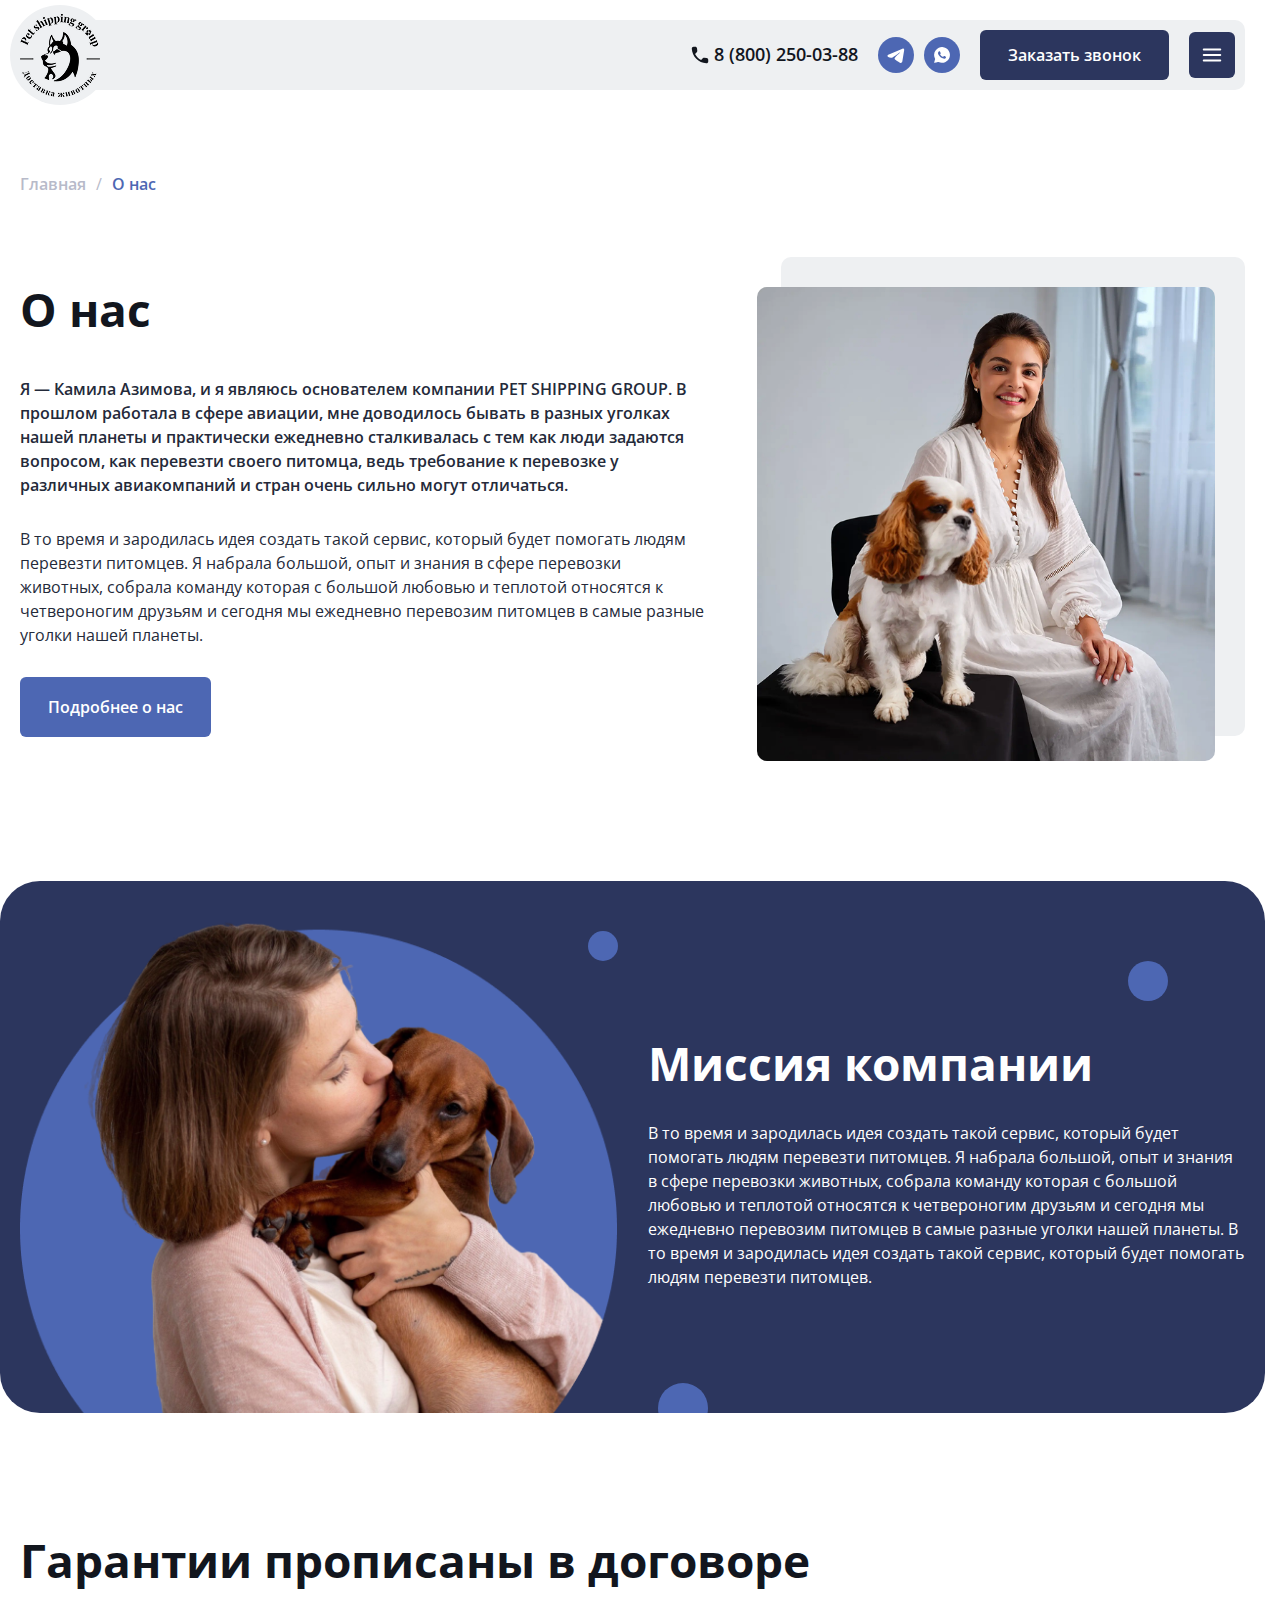
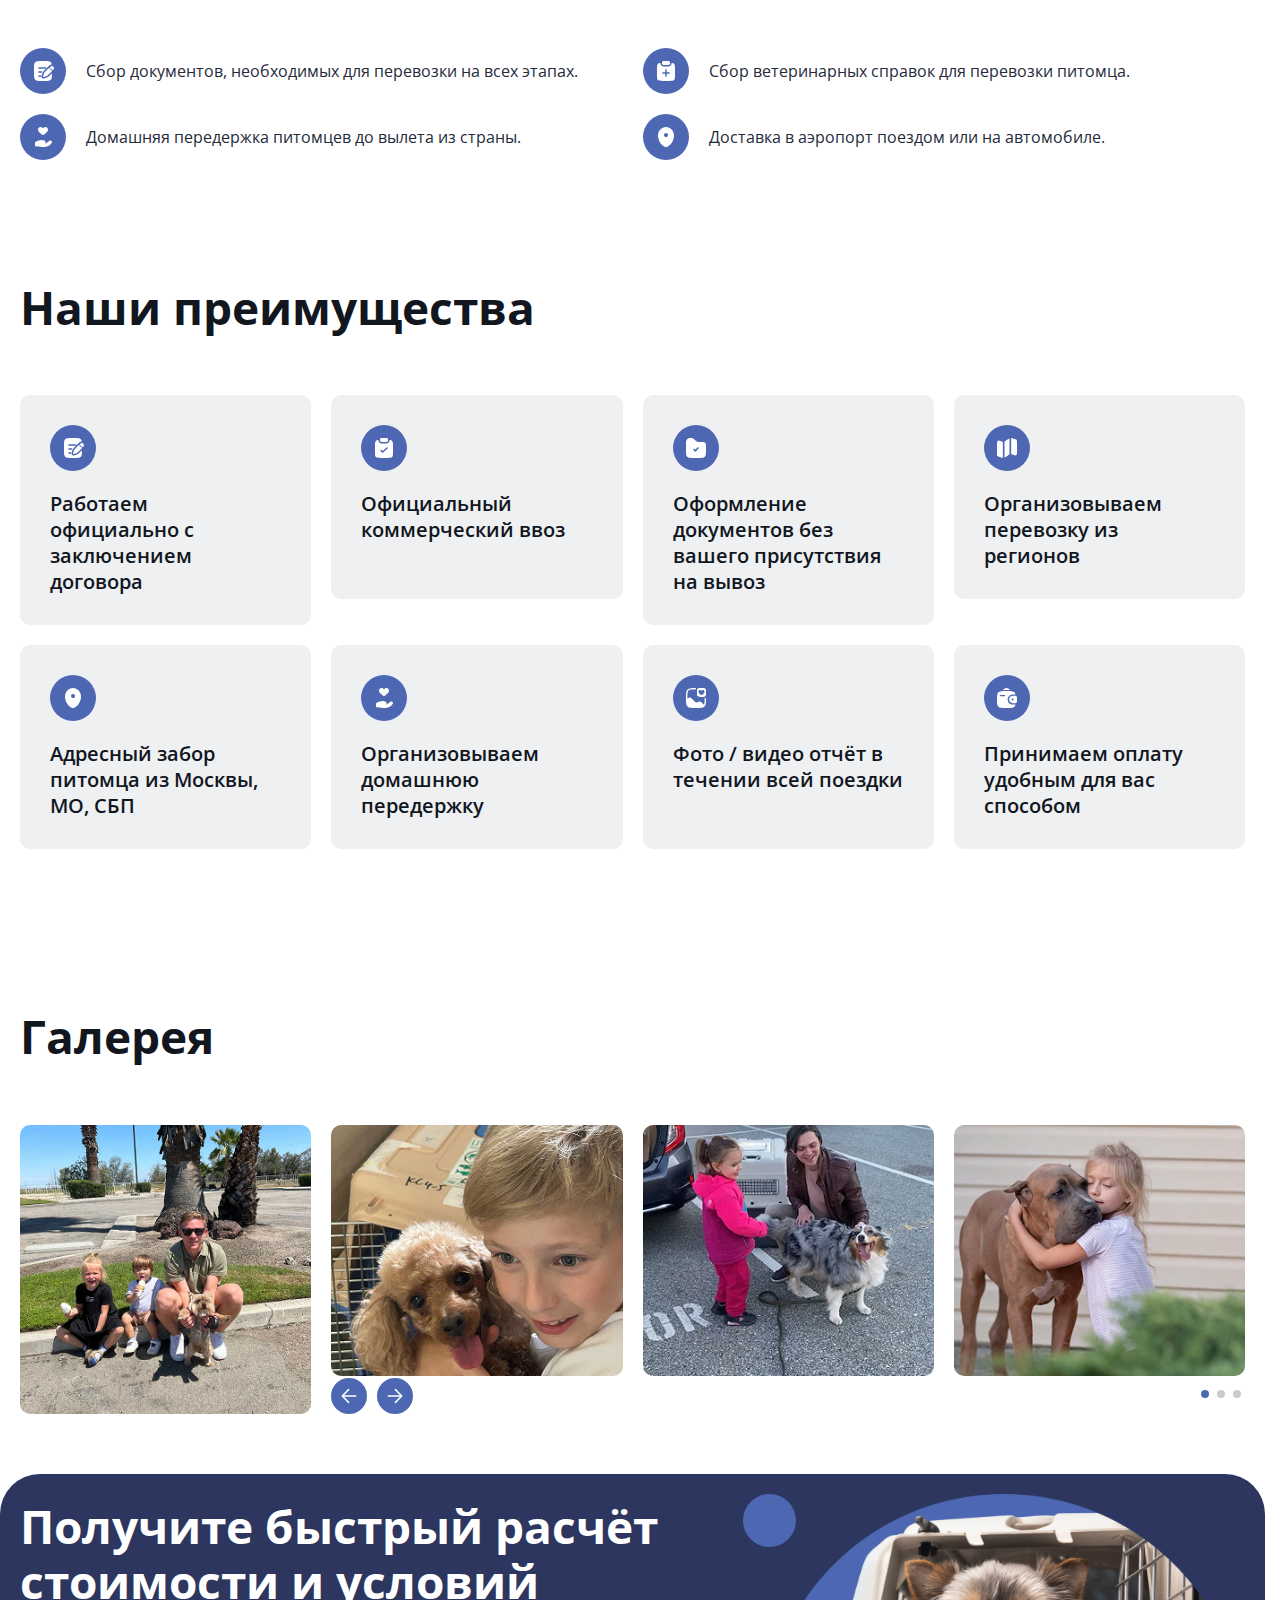
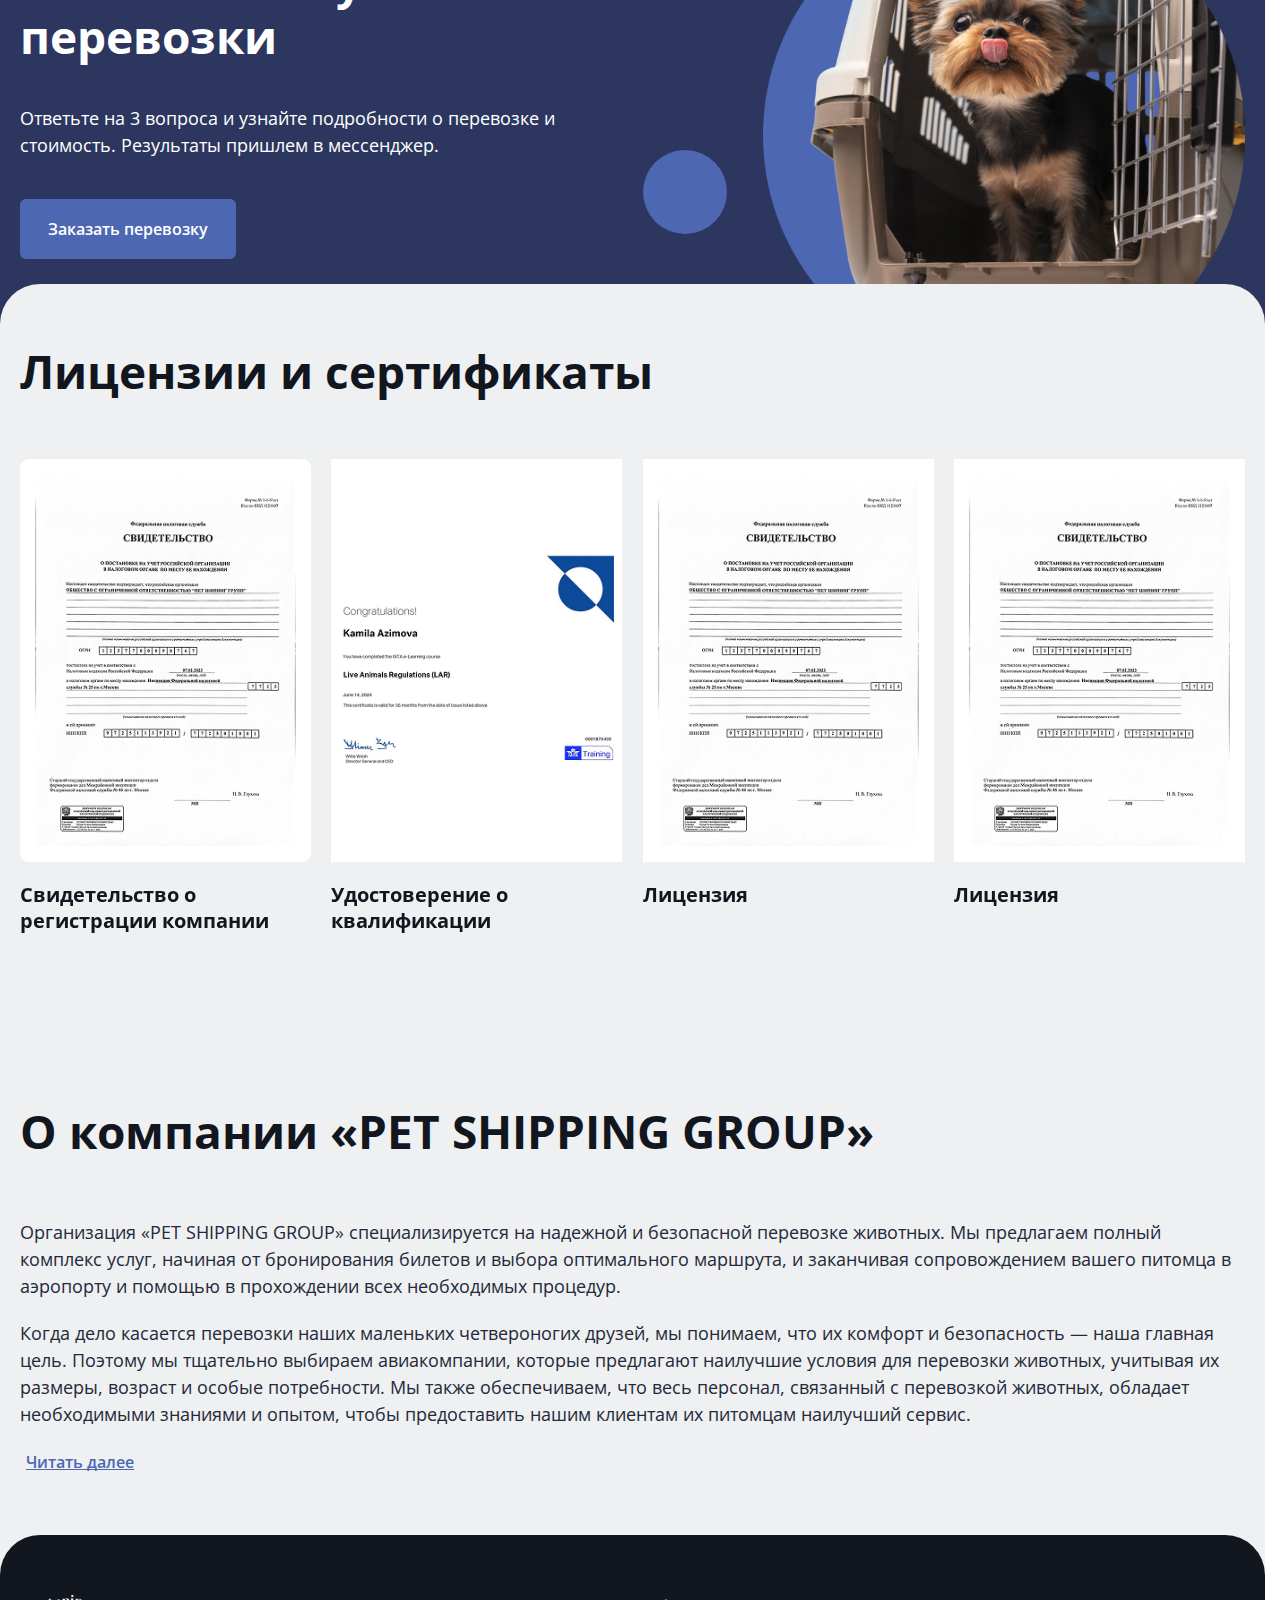
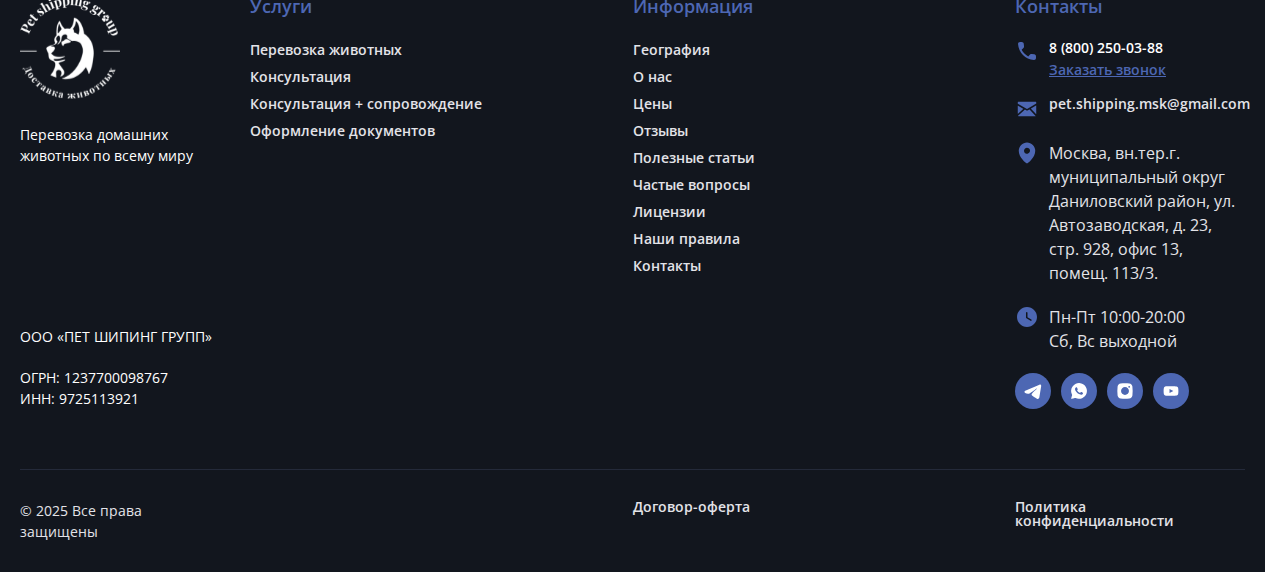
<file: about-us.html>
<!DOCTYPE html>
<html lang="ru">

<head>
    <meta charset="UTF-8">
    <meta name="viewport" content="width=device-width, initial-scale=1.0">
    <title>Перевозка домашних животных по всему миру</title>
    <link rel="stylesheet" href="./styles/normolize.css">
    <link rel="stylesheet" href="./styles/lib/swiper-bundle.min.css">
    <link rel="stylesheet" href="./styles/lib/intlTelInput.css">
    <link rel="stylesheet" href="./styles/main.css">
    <script src="./scripts/lib/swiper-bundle.min.js" defer></script>
    <script src="./scripts/lib/intlTelInput.min.js" defer></script>
    <script src="./scripts/main.js" defer></script>
</head>

<body>
    <div class="wrapper">
        <header class="header">
            <div class="header__inner container">
                <div class="header__top layer-top header__top--grey">
                    <a href="./index.html" class="header__logo logo">
                        <img src="./images/logo.png" alt="logo" class="logo__img">
                    </a>

                    <nav class="header__nav menu">
                        <ul class="menu__list menu__list--cloumn">
                            <li class="menu__list-item">
                                <a href="./services.html" class="menu__list-link">Услуги</a>
                            </li>
                            <li class="menu__list-item">
                                <a href="./geography.html" class="menu__list-link">География</a>
                            </li>
                            <li class="menu__list-item">
                                <a href="./about-us.html" class="menu__list-link">О нас</a>
                            </li>
                            <li class="menu__list-item">
                                <a href="./prices.html" class="menu__list-link">Цены</a>
                            </li>
                            <li class="menu__list-item">
                                <a href="/" class="menu__list-link">Отзывы</a>
                            </li>
                            <li class="menu__list-item">
                                <a href="./articles-list.html" class="menu__list-link">Статьи</a>
                            </li>
                            <li class="menu__list-item">
                                <a href="/" class="menu__list-link">Контакты</a>
                            </li>
                        </ul>
                    </nav>

                    <div class="header__contacts contacts">
                        <a href="tel:88002500388" class="tel">
                            <img src="./images/phone.svg" alt="" class="tel__icon">
                            <span class="tel__text">8 (800) 250-03-88</span>
                        </a>

                        <div class="socials">
                            <ul class="socials__list">
                                <li class="socials__list-item">
                                    <a href="/" class="socials__list-link socials__list-link--tg">
                                        <img src="./images/tg.svg" alt="" width="18" height="15"
                                            class="socials__list-item-img">
                                    </a>
                                </li>
                                <li class="socials__list-item">
                                    <a href="/" class="socials__list-link socials__list-link--wa">
                                        <img src="./images/wa.svg" alt="" width="16" height="16"
                                            class="socials__list-item-img">
                                    </a>
                                </li>
                            </ul>
                        </div>

                        <button class="btn header__btn" type="button" data-js-popup-show="callback-popup">Заказать звонок</button>
                    </div>

                    <button type="button" class="burger" data-js-burger-open>
                        <img src="./images/header/burger.svg" alt="" class="burger__img">
                    </button>
                </div>
            </div>
            <div class="mobile-menu" data-js-mobile-menu>
                <button type="button" class="mobile-menu__close" data-js-mobile-menu-close>
                    <img src="./images/header/burger-close.svg" alt="" class="mobile-menu__close-img">
                </button>

                <div class="mobile-menu__inner">
                    <a href="./index.html" class="mobile-menu__logo logo">
                        <img src="./images/logo.png" alt="logo" class="logo__img">
                    </a>

                    <nav class="mobile-menu__nav menu">
                        <ul class="menu__list">
                            <li class="menu__list-item">
                                <a href="./services.html" class="menu__list-link">Услуги</a>
                            </li>
                            <li class="menu__list-item">
                                <a href="./geography.html" class="menu__list-link">География</a>
                            </li>
                            <li class="menu__list-item">
                                <a href="./about-us.html" class="menu__list-link">О нас</a>
                            </li>
                            <li class="menu__list-item">
                                <a href="./prices.html" class="menu__list-link">Цены</a>
                            </li>
                            <li class="menu__list-item">
                                <a href="/" class="menu__list-link">Отзывы</a>
                            </li>
                            <li class="menu__list-item">
                                <a href="./articles-list.html" class="menu__list-link">Статьи</a>
                            </li>
                            <li class="menu__list-item">
                                <a href="/" class="menu__list-link">Контакты</a>
                            </li>
                        </ul>
                    </nav>

                    <div class="mobile-menu__bottom">
                        <a href="tel:88002500388" class="mobile-menu__tel">
                            <img src="./images/phone-blue.svg" alt="" class="tel__icon">
                            <span class="tel__text">8 (800) 250-03-88</span>
                        </a>

                        <a href="mailto:pet.shipping.msk@gmail.com" class="mobile-menu__email">
                            <img src="./images/email.svg" alt="" class="mobile-menu__email-img">
                            <span class="mobile-menu__email text">pet.shipping.msk@gmail.com</span>
                        </a>

                        <div class="socials">
                            <ul class="socials__list">
                                <li class="socials__list-item">
                                    <a href="/" class="socials__list-link socials__list-link--tg">
                                        <img src="./images/tg.svg" alt="" width="18" height="15"
                                            class="socials__list-item-img">
                                    </a>
                                </li>
                                <li class="socials__list-item">
                                    <a href="/" class="socials__list-link socials__list-link--wa">
                                        <img src="./images/wa.svg" alt="" width="16" height="16"
                                            class="socials__list-item-img">
                                    </a>
                                </li>
                                <li class="socials__list-item">
                                    <a href="/" class="socials__list-link socials__list-link--inst">
                                        <img src="./images/inst.svg" alt="" width="16" height="16"
                                            class="socials__list-item-img">
                                    </a>
                                </li>
                                <li class="socials__list-item">
                                    <a href="/" class="socials__list-link socials__list-link--yt">
                                        <img src="./images/yt.svg" alt="" width="16" height="16"
                                            class="socials__list-item-img">
                                    </a>
                                </li>
                            </ul>
                        </div>

                        <button class="mobile-menu__btn btn btn--light" type="button" data-js-popup-show="callback-popup">Заказать звонок</button>
                    </div>
                </div>
            </div>
        </header>

        <main class="main">
            <div class="breadcrumbs">
                <div class="breadcrumbs__inner container">
                    <ul class="breadcrumbs__list">
                        <li class="breadcrumbs__list-item">
                            <a href="./index.html" class="breadcrumbs__link">Главная</a>
                        </li>
                        <li class="breadcrumbs__list-item">
                            <a href="./services.html" class="breadcrumbs__link">О нас</a>
                        </li>
                    </ul>
                </div>
            </div>

            <section class="section">
                <div class="about-us">
                    <div class="about-us_inner container">
                        <div class="about-us__descr">
                            <h2 class="about-us__title title">О нас</h2>
                            <div class="about-us__text text-600">Я — Камила Азимова, и я являюсь основателем компании
                                PET SHIPPING GROUP. В прошлом работала в сфере авиации, мне доводилось бывать в разных
                                уголках нашей планеты и практически ежедневно сталкивалась с тем как люди задаются
                                вопросом, как перевезти своего питомца, ведь требование к перевозке у различных
                                авиакомпаний и стран очень сильно могут отличаться. </div>
                            <div class="about-us__text">В то время и зародилась идея создать такой сервис, который будет
                                помогать людям перевезти питомцев. Я набрала большой, опыт и знания в сфере перевозки
                                животных, собрала команду которая с большой любовью и теплотой относятся к четвероногим
                                друзьям и сегодня мы ежедневно перевозим питомцев в самые разные уголки нашей планеты.
                            </div>
                            <a href="/" class="about-us__btn btn btn--light">Подробнее о нас</a>
                        </div>
                        <div class="about-us__img-wrap layout-bg layout-bg--right">
                            <img src="./images/about-us/about-us.png" width="640" height="663" alt="" class="about-us__img layout-bg__img">
                        </div>
                    </div>
                </div>
            </section>

            <section class="section">
                <div class="mission">
                    <div class="mission__inner container">
                        <div class="mission__img-wrap">
                            <img src="./images/mission/mission.png" alt="" class="mission__img-main">
                            <div class="circle mission__circle--1"></div>
                            <div class="circle mission__circle--2"></div>
                            <div class="circle mission__circle--3"></div>
                        </div>
                        <div class="mission__info">
                            <h4 class="mission__title title-second">Миссия компании</h4>
                            <p class="mission__text">В то время и зародилась идея создать такой сервис, который будет помогать людям перевезти питомцев. Я набрала большой, опыт и знания в сфере перевозки животных, собрала команду которая с большой любовью и теплотой относятся к четвероногим друзьям и сегодня мы ежедневно перевозим питомцев в самые разные уголки нашей планеты. В то время и зародилась идея создать такой сервис, который будет помогать людям перевезти питомцев. </p>
                        </div>
                    </div>
                </div>
            </section>

            <section class="section">
                <div class="section__header container">
                    <h2 class="section__title title-second">Гарантии прописаны в договоре</h2>
                </div>

                <div class="steps">
                    <div class="steps__inner container">
                        <ul class="steps__list">
                            <li class="steps__list-item step-item">
                                <div class="step-item__img-wrap circle-img">
                                    <img src="./images/steps/steps-1.svg" alt="" width="24" height="24" class="step-item__img">
                                </div>
                                <p class="step-item__text">Сбор документов, необходимых для перевозки на всех этапах.</p>
                            </li>
                            <li class="steps__list-item step-item">
                                <div class="step-item__img-wrap circle-img">
                                    <img src="./images/steps/steps-2.svg" alt="" width="24" height="24" class="step-item__img">
                                </div>
                                <p class="step-item__text">Сбор ветеринарных справок для перевозки питомца.</p>
                            </li>
                            <li class="steps__list-item step-item">
                                <div class="step-item__img-wrap circle-img">
                                    <img src="./images/steps/steps-3.svg" alt="" width="24" height="24" class="step-item__img">
                                </div>
                                <p class="step-item__text">Домашняя передержка питомцев до вылета из страны.</p>
                            </li>
                            <li class="steps__list-item step-item">
                                <div class="step-item__img-wrap circle-img">
                                    <img src="./images/steps/steps-4.svg" alt="" width="24" height="24" class="step-item__img">
                                </div>
                                <p class="step-item__text">Доставка в аэропорт поездом или на автомобиле.</p>
                            </li>
                        </ul>
                    </div>
                </div>
            </section>

            <section class="section">
                <div class="section__header container">
                    <h2 class="section__title title-second">Наши преимущества</h2>
                </div>

                <div class="our-advantages">
                    <div class="our-advantages__inner container">

                        <div class="swiper our-advantages__swiper">
                            <div class="swiper-wrapper our-advantages__swiper-wrapper">
                                <div class="swiper-slide our-advantages__swiper-slide">
                                    <div class="advantages">
                                        <div class="advantages__icon-wrap">
                                            <img src="./images/advantages/advantages-1.svg" alt="" class="advantages__icon">
                                        </div>
                                        <p class="advantages__text">Работаем официально с заключением договора</p>
                                    </div>
                                </div>
                                <div class="swiper-slide our-advantages__swiper-slide">
                                    <div class="advantages">
                                        <div class="advantages__icon-wrap">
                                            <img src="./images/advantages/advantages-2.svg" alt="" class="advantages__icon">
                                        </div>
                                        <p class="advantages__text">Официальный коммерческий ввоз</p>
                                    </div>
                                </div>
                                <div class="swiper-slide our-advantages__swiper-slide">
                                    <div class="advantages">
                                        <div class="advantages__icon-wrap">
                                            <img src="./images/advantages/advantages-3.svg" alt="" class="advantages__icon">
                                        </div>
                                        <p class="advantages__text">Оформление документов без вашего присутствия на
                                            вывоз</p>
                                    </div>
                                </div>
                                <div class="swiper-slide our-advantages__swiper-slide">
                                    <div class="advantages">
                                        <div class="advantages__icon-wrap">
                                            <img src="./images/advantages/advantages-4.svg" alt="" class="advantages__icon">
                                        </div>
                                        <p class="advantages__text">Организовываем перевозку из регионов</p>
                                    </div>
                                </div>
                                <div class="swiper-slide our-advantages__swiper-slide">
                                    <div class="advantages">
                                        <div class="advantages__icon-wrap">
                                            <img src="./images/advantages/advantages-5.svg" alt="" class="advantages__icon">
                                        </div>
                                        <p class="advantages__text">Адресный забор питомца из Москвы, МО, СБП</p>
                                    </div>
                                </div>
                                <div class="swiper-slide our-advantages__swiper-slide">
                                    <div class="advantages">
                                        <div class="advantages__icon-wrap">
                                            <img src="./images/advantages/advantages-6.svg" alt="" class="advantages__icon">
                                        </div>
                                        <p class="advantages__text">Организовываем домашнюю передержку</p>
                                    </div>
                                </div>
                                <div class="swiper-slide our-advantages__swiper-slide">
                                    <div class="advantages">
                                        <div class="advantages__icon-wrap">
                                            <img src="./images/advantages/advantages-7.svg" alt="" class="advantages__icon">
                                        </div>
                                        <p class="advantages__text">Фото / видео отчёт в течении всей поездки</p>
                                    </div>
                                </div>
                                <div class="swiper-slide our-advantages__swiper-slide">
                                    <div class="advantages">
                                        <div class="advantages__icon-wrap">
                                            <img src="./images/advantages/advantages-8.svg" alt="" class="advantages__icon">
                                        </div>
                                        <p class="advantages__text">Принимаем оплату удобным для вас способом</p>
                                    </div>
                                </div>
                            </div>
                            <div class="swiper-pagination our-advantages__swiper-pagination main-pagination"></div>
                        </div>

                    </div>
                </div>
            </section>

            <section class="section">
                <div class="section__header container">
                    <h2 class="section__title title-second">Галерея</h2>
                </div>

                <div class="gallery">
                    <div class="gallery__inner container">
                        <div class="swiper gallery__swiper">
                            <div class="swiper-wrapper gallery__swiper-wrapper">
                              <div class="swiper-slide gallery__swiper-slide">
                                <div class="gallery__item">
                                    <img src="./images/gallery/gallery-1.png" alt="" class="gallery__img">
                                </div>
                              </div>
                              <div class="swiper-slide gallery__swiper-slide">
                                <div class="gallery__item">
                                    <img src="./images/gallery/gallery-2.png" alt="" class="gallery__img">
                                </div>
                              </div>
                              <div class="swiper-slide gallery__swiper-slide">
                                <div class="gallery__item">
                                    <img src="./images/gallery/gallery-3.png" alt="" class="gallery__img">
                                </div>
                              </div>
                              <div class="swiper-slide gallery__swiper-slide">
                                <div class="gallery__item">
                                    <img src="./images/gallery/gallery-4.png" alt="" class="gallery__img">
                                </div>
                              </div>
                              <div class="swiper-slide gallery__swiper-slide">
                                <div class="gallery__item">
                                    <img src="./images/gallery/gallery-3.png" alt="" class="gallery__img">
                                </div>
                              </div>
                              <div class="swiper-slide gallery__swiper-slide">
                                <div class="gallery__item">
                                    <img src="./images/gallery/gallery-4.png" alt="" class="gallery__img">
                                </div>
                              </div>
                            </div>
                            <div class="gallery__bottom-action">
                                <div class="gallery__btn-arrow">
                                    <div class="swiper-button-prev gallery__swiper-button-prev"></div>
                                    <div class="swiper-button-next gallery__swiper-button-next"></div>
                                </div>
    
                                <div class="swiper-pagination gallery__swiper-pagination main-pagination"></div>
                            </div>
                        </div>

                    </div>
                </div>
            </section>

            <section class="section-bottom">
                <div class="section-bottom__inner container">
                    <div class="section-bottom__info">
                        <h3 class="section-bottom__title">Получите быстрый расчёт стоимости и условий перевозки</h3>
                        <p class="section-bottom__text">Ответьте на 3 вопроса и узнайте подробности о перевозке и стоимость. Результаты пришлем в мессенджер.</p>
                        <a href="/" class="btn btn--light section-bottom__btn" data-js-popup-show="callback-popup">Заказать перевозку</a>
                    </div>
                    <div class="section-bottom__img-wrpa">
                        <svg class="section-bottom__circle section-bottom__circle--1" width="53" height="53" viewBox="0 0 53 53" fill="none" xmlns="http://www.w3.org/2000/svg">
                            <circle cx="26.5" cy="26.5" r="26.5" fill="#4D67B3" />
                        </svg>
                        <svg class="section-bottom__circle section-bottom__circle--2" width="84" height="84" viewBox="0 0 84 84" fill="none" xmlns="http://www.w3.org/2000/svg">
                            <circle cx="42" cy="42" r="42" fill="#4D67B3" />
                        </svg>
                        <img src="./images/section-bottom/section-bottom-1.png" alt="" class="section-bottom__img">
                    </div>
                </div>
            </section>

            <section class="section section--grey section--top-radius section-coal section-coal--dark-blue-top-coal">
                <div class="section__header container">
                    <h2 class="section__title title-second">Лицензии и сертификаты</h2>
                </div>

                <div class="licenses">
                    <div class="licenses__inner container">
                        <div class="swiper licenses__swiper">
                            <div class="swiper-wrapper licenses__swiper-wrapper">
                              <div class="swiper-slide licenses__swiper-slide">
                                <div class="licenses__item">
                                    <img src="./images/licenses/licenses-1.png" alt="" class="licenses__item-img">
                                    <p class="licenses__item-text">Cвидетельство о регистрации компании</p>
                                </div>
                              </div>
                              <div class="swiper-slide licenses__swiper-slide">
                                <div class="licenses__item">
                                    <img src="./images/licenses/licenses-2.png" alt="" class="licenses__item-img">
                                    <p class="licenses__item-text">Удостоверение о квалификации</p>
                                </div>
                              </div>
                              <div class="swiper-slide licenses__swiper-slide">
                                <div class="licenses__item">
                                    <img src="./images/licenses/licenses-3.png" alt="" class="licenses__item-img">
                                    <p class="licenses__item-text">Лицензия</p>
                                </div>
                              </div>
                              <div class="swiper-slide licenses__swiper-slide">
                                <div class="licenses__item">
                                    <img src="./images/licenses/licenses-4.png" alt="" class="licenses__item-img">
                                    <p class="licenses__item-text">Лицензия</p>
                                </div>
                              </div>
                            </div>
                            <div class="swiper-pagination main-pagination licenses__swiper-pagination"></div>
                          </div>
                    </div>
                </div>
            </section>

            <section class="section section--grey">
                <div class="section__header container">
                    <h2 class="section__title title-second">О компании «PET SHIPPING GROUP»</h2>
                </div>

                <div class="block-text">
                    <div class="block-text__inner container">
                        <div class="block-text__more" data-js-more>
                            <div class="block-text__text-wrap">
                                <p class="block-text__text">Организация «PET SHIPPING GROUP» специализируется на надежной и безопасной перевозке животных. Мы предлагаем полный комплекс услуг, начиная от бронирования билетов и выбора оптимального маршрута, и заканчивая сопровождением вашего питомца в аэропорту и помощью в прохождении всех необходимых процедур.</p>
                                <p class="block-text__text">Когда дело касается перевозки наших маленьких четвероногих друзей, мы понимаем, что их комфорт и безопасность — наша главная цель. Поэтому мы тщательно выбираем авиакомпании, которые предлагают наилучшие условия для перевозки животных, учитывая их размеры, возраст и особые потребности. Мы также обеспечиваем, что весь персонал, связанный с перевозкой животных, обладает необходимыми знаниями и опытом, чтобы предоставить нашим клиентам их питомцам наилучший сервис.</p>
                                <p class="block-text__text" data-js-more-hidden="no">Организация «PET SHIPPING GROUP» специализируется на надежной и безопасной перевозке животных. Мы предлагаем полный комплекс услуг, начиная от бронирования билетов и выбора оптимального маршрута, и заканчивая сопровождением вашего питомца в аэропорту и помощью в прохождении всех необходимых процедур.</p>
                                <p class="block-text__text" data-js-more-hidden="no">Когда дело касается перевозки наших маленьких четвероногих друзей, мы понимаем, что их комфорт и безопасность — наша главная цель. Поэтому мы тщательно выбираем авиакомпании, которые предлагают наилучшие условия для перевозки животных, учитывая их размеры, возраст и особые потребности. Мы также обеспечиваем, что весь персонал, связанный с перевозкой животных, обладает необходимыми знаниями и опытом, чтобы предоставить нашим клиентам их питомцам наилучший сервис.</p>
                            </div>
                            <button type="button" class="btn-link" data-js-more-btn>Читать далее</button>
                        </div>
                    </div>
                </div>
            </section>
        </main>

        <footer class="footer section-coal section-coal--grey-top-coal">
            <div class="footer__inner container">
                <div class="footer__body">
                    <div class="footer__coll footer__coll--main">
                        <div class="footer__logo-wrap">
                            <a href="./index.html" class="footer-logo">
                                <img src="./images/footer-logo.svg" alt="" class="footer-logo__img">
                            </a>
                            <p class="footer__descr">Перевозка домашних животных по всему миру</p>
                        </div>
                        <div class="footer__info">
                            <p class="footer__info-top">ООО «ПЕТ ШИПИНГ ГРУПП»</p>
                            <p class="footer__info-item">ОГРН: 1237700098767</p>
                            <p class="footer__info-item">ИНН: 9725113921</p>
                        </div>
                    </div>
                    <div class="footer__coll footer__coll--menu-1">
                        <div class="footer__menu-wrap">
                            <p class="footer__title">Услуги</p>
                            <ul class="footer-menu">
                                <li class="footer-menu__item">
                                    <a href="/" class="footer-menu__link">Перевозка животных</a>
                                </li>
                                <li class="footer-menu__item">
                                    <a href="/" class="footer-menu__link">Консультация</a>
                                </li>
                                <li class="footer-menu__item">
                                    <a href="/" class="footer-menu__link">Консультация + сопровождение</a>
                                </li>
                                <li class="footer-menu__item">
                                    <a href="/" class="footer-menu__link">Оформление документов </a>
                                </li>
                            </ul>
                        </div>
                    </div>
                    <div class="footer__coll footer__coll--menu-2">
                        <div class="footer__menu-wrap">
                            <p class="footer__title">Информация</p>
                            <ul class="footer-menu">
                                <li class="footer-menu__item">
                                    <a href="./geography.html" class="footer-menu__link">География</a>
                                </li>
                                <li class="footer-menu__item">
                                    <a href="./about-us.html" class="footer-menu__link">О нас</a>
                                </li>
                                <li class="footer-menu__item">
                                    <a href="./prices.html" class="footer-menu__link">Цены</a>
                                </li>
                                <li class="footer-menu__item">
                                    <a href="/" class="footer-menu__link">Отзывы</a>
                                </li>
                                <li class="footer-menu__item">
                                    <a href="./articles-list.html" class="footer-menu__link">Полезные статьи</a>
                                </li>
                                <li class="footer-menu__item">
                                    <a href="/" class="footer-menu__link">Частые вопросы</a>
                                </li>
                                <li class="footer-menu__item">
                                    <a href="/" class="footer-menu__link">Лицензии</a>
                                </li>
                                <li class="footer-menu__item">
                                    <a href="/" class="footer-menu__link">Наши правила</a>
                                </li>
                                <li class="footer-menu__item">
                                    <a href="/" class="footer-menu__link">Контакты</a>
                                </li>
                            </ul>
                        </div>
                    </div>
                    <div class="footer__coll footer__coll--contact">
                        <p class="footer__title">Контакты</p>
                        <div class="footer__contacts-wrap footer-contacts">
                            <div class="footer-contacts__item">
                                <img src="./images/tel-blue.svg" alt="" class="footer-contacts__icon">
                                <div class="footer-contacts__info">
                                    <a href="tel:88002500388" class="footer-contacts__tel">8 (800) 250-03-88</a>
                                    <a href="" class="footer-contacts__call">Заказать звонок</a>
                                </div>
                            </div>
                            <div class="footer-contacts__item">
                                <img src="./images/mail-blue.svg" alt="" class="footer-contacts__icon">
                                <div class="footer-contacts__info">
                                    <a href="mailto:pet.shipping.msk@gmail.com" class="footer-contacts__text">pet.shipping.msk@gmail.com</a>
                                </div>
                            </div>
                            <div class="footer-contacts__item">
                                <img src="./images/loacation-blue.svg" alt="" class="footer-contacts__icon">
                                <div class="footer-contacts__info">
                                    <p class="footer-contacts__text">Москва, вн.тер.г. муниципальный округ Даниловский район, ул. Автозаводская, д. 23, стр. 928, офис 13, помещ. 113/3.</p>
                                </div>
                            </div>
                            <div class="footer-contacts__item">
                                <img src="./images/clock-blue.svg" alt="" class="footer-contacts__icon">
                                <div class="footer-contacts__info">
                                    <p class="footer-contacts__text">Пн-Пт 10:00-20:00<br> Сб, Вс выходной </p>
                                </div>
                            </div>
                        </div>
                        <div class="socials">
                            <ul class="socials__list">
                                <li class="socials__list-item">
                                    <a href="/" class="socials__list-link socials__list-link--tg">
                                        <img src="./images/tg.svg" alt="" width="18" height="15"
                                            class="socials__list-item-img">
                                    </a>
                                </li>
                                <li class="socials__list-item">
                                    <a href="/" class="socials__list-link socials__list-link--wa">
                                        <img src="./images/wa.svg" alt="" width="16" height="16"
                                            class="socials__list-item-img">
                                    </a>
                                </li>
                                <li class="socials__list-item">
                                    <a href="/" class="socials__list-link socials__list-link--inst">
                                        <img src="./images/inst.svg" alt="" width="16" height="16"
                                            class="socials__list-item-img">
                                    </a>
                                </li>
                                <li class="socials__list-item">
                                    <a href="/" class="socials__list-link socials__list-link--yt">
                                        <img src="./images/yt.svg" alt="" width="16" height="16"
                                            class="socials__list-item-img">
                                    </a>
                                </li>
                            </ul>
                        </div>
                    </div>
                </div>
                <div class="footer__bottom">
                    <p class="footer__bottom-link">© 2025 Все права защищены</p>
                    <a href="" class="footer__bottom-link">Договор-оферта</a>
                    <a href="" class="footer__bottom-link">Политика конфиденциальности</a>
                </div>
            </div>
        </footer>
    </div>
    <div class="overlay" data-js-overlay></div>

    <div class="callback-popup" id="callback-popup" data-js-popup="callback-popup">
        <button class="callback-popup__close">
            <img src="./images/header/burger-close.svg" alt="" class="callback-popup__close-img" data-js-popup-close>
        </button>
        <div class="callback-popup__inner">
            <h6 class="callback-popup__title">Заказать звонок</h6>
            <p class="callback-popup__subtitle">Оставьте заявку, наш специалист свяжется с вами в ближайшее время.</p>
            <form action="" class="callback-popup__form main-form">
                <div class="main-form__input-wrap">
                    <input type="text" class="main-form__input" name="name" placeholder="Имя">
                </div>
                <div class="main-form__input-wrap">
                    <input type="tel" class="main-form__input tel" name="tel" id="tel">
                </div>
                <div class="main-form__btn-wrap">
                    <button type="submit" class="main-form__btn btn btn--light">Заказать звонок</button>
                </div>
                <div class="main-form__rules">
                    <input type="checkbox" class="main-form__checkbox">
                    <div class="main-form__rules-text">Нажимая на кнопку, вы соглашаетесь с <a href="/">Политикой конфиденциальности</a>.</div>
                </div>
            </form>
        </div>
    </div>
</body>

</html>
</file>
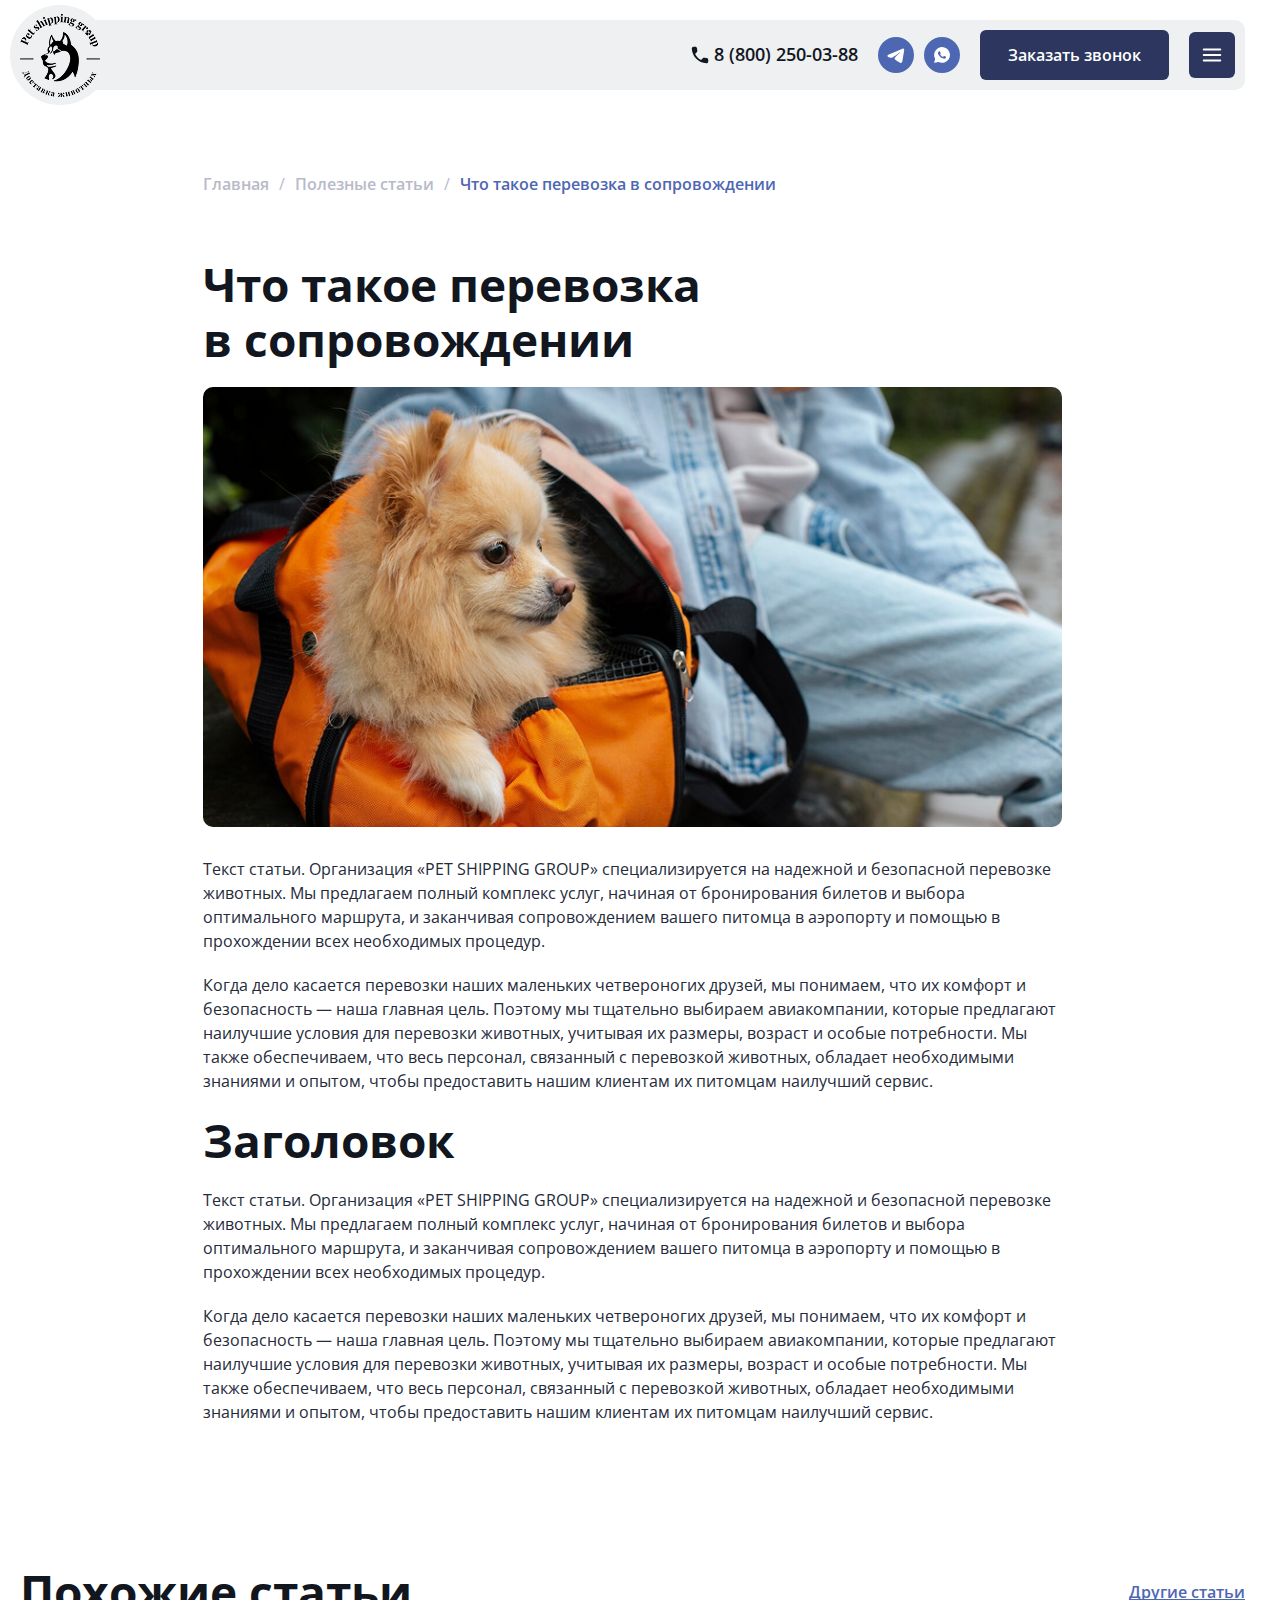
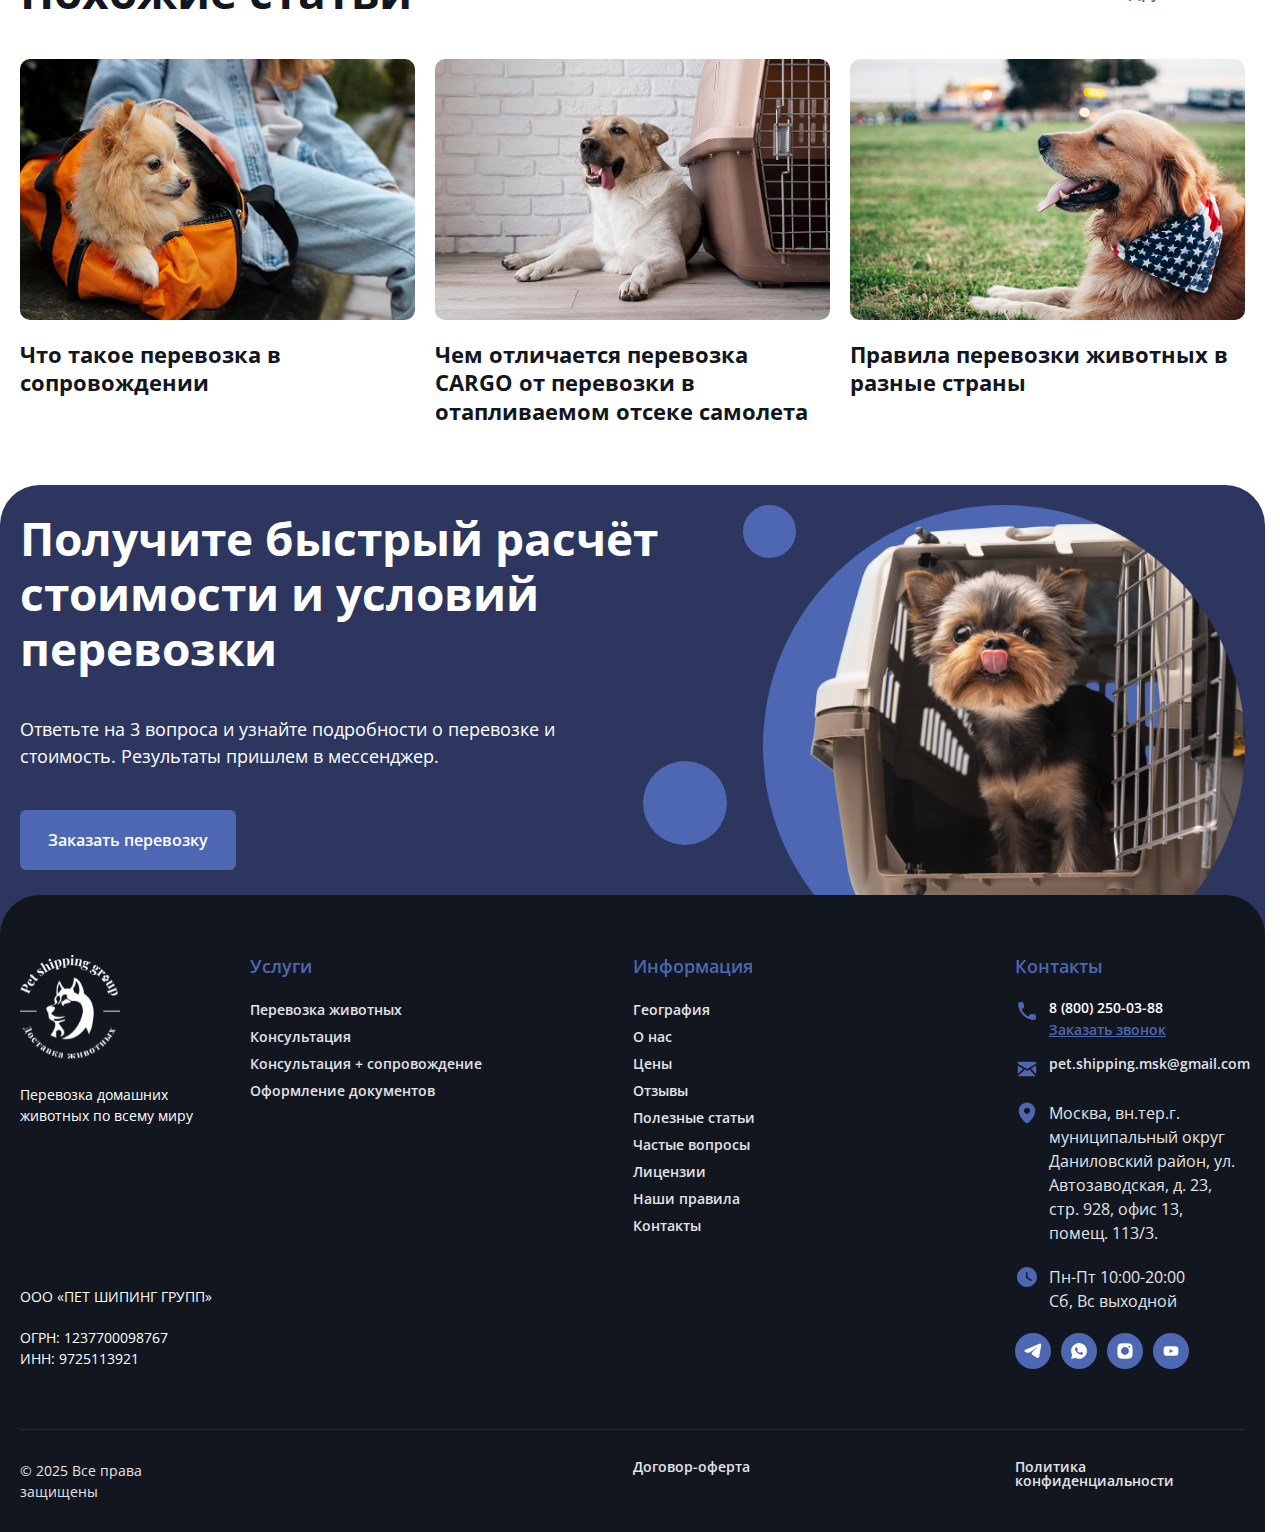
<file: article-item.html>
<!DOCTYPE html>
<html lang="ru">

<head>
    <meta charset="UTF-8">
    <meta name="viewport" content="width=device-width, initial-scale=1.0">
    <title>Перевозка домашних животных по всему миру</title>
    <link rel="stylesheet" href="./styles/normolize.css">
    <link rel="stylesheet" href="./styles/lib/swiper-bundle.min.css">
    <link rel="stylesheet" href="./styles/lib/intlTelInput.css">
    <link rel="stylesheet" href="./styles/main.css">
    <script src="./scripts/lib/swiper-bundle.min.js" defer></script>
    <script src="./scripts/lib/intlTelInput.min.js" defer></script>
    <script src="./scripts/main.js" defer></script>
</head>

<body>
    <div class="wrapper">
        <header class="header">
            <div class="header__inner container">
                <div class="header__top layer-top header__top--grey">
                    <a href="./index.html" class="header__logo logo">
                        <img src="./images/logo.png" alt="logo" class="logo__img">
                    </a>

                    <nav class="header__nav menu">
                        <ul class="menu__list menu__list--cloumn">
                            <li class="menu__list-item">
                                <a href="./services.html" class="menu__list-link">Услуги</a>
                            </li>
                            <li class="menu__list-item">
                                <a href="./geography.html" class="menu__list-link">География</a>
                            </li>
                            <li class="menu__list-item">
                                <a href="./about-us.html" class="menu__list-link">О нас</a>
                            </li>
                            <li class="menu__list-item">
                                <a href="./prices.html" class="menu__list-link">Цены</a>
                            </li>
                            <li class="menu__list-item">
                                <a href="/" class="menu__list-link">Отзывы</a>
                            </li>
                            <li class="menu__list-item">
                                <a href="./articles-list.html" class="menu__list-link">Статьи</a>
                            </li>
                            <li class="menu__list-item">
                                <a href="/" class="menu__list-link">Контакты</a>
                            </li>
                        </ul>
                    </nav>

                    <div class="header__contacts contacts">
                        <a href="tel:88002500388" class="tel">
                            <img src="./images/phone.svg" alt="" class="tel__icon">
                            <span class="tel__text">8 (800) 250-03-88</span>
                        </a>

                        <div class="socials">
                            <ul class="socials__list">
                                <li class="socials__list-item">
                                    <a href="/" class="socials__list-link socials__list-link--tg">
                                        <img src="./images/tg.svg" alt="" width="18" height="15"
                                            class="socials__list-item-img">
                                    </a>
                                </li>
                                <li class="socials__list-item">
                                    <a href="/" class="socials__list-link socials__list-link--wa">
                                        <img src="./images/wa.svg" alt="" width="16" height="16"
                                            class="socials__list-item-img">
                                    </a>
                                </li>
                            </ul>
                        </div>

                        <button class="btn header__btn" type="button" data-js-popup-show="callback-popup">Заказать звонок</button>
                    </div>

                    <button type="button" class="burger" data-js-burger-open>
                        <img src="./images/header/burger.svg" alt="" class="burger__img">
                    </button>
                </div>
            </div>
            <div class="mobile-menu" data-js-mobile-menu>
                <button type="button" class="mobile-menu__close" data-js-mobile-menu-close>
                    <img src="./images/header/burger-close.svg" alt="" class="mobile-menu__close-img">
                </button>

                <div class="mobile-menu__inner">
                    <a href="./index.html" class="mobile-menu__logo logo">
                        <img src="./images/logo.png" alt="logo" class="logo__img">
                    </a>

                    <nav class="mobile-menu__nav menu">
                        <ul class="menu__list">
                            <li class="menu__list-item">
                                <a href="./services.html" class="menu__list-link">Услуги</a>
                            </li>
                            <li class="menu__list-item">
                                <a href="./geography.html" class="menu__list-link">География</a>
                            </li>
                            <li class="menu__list-item">
                                <a href="./about-us.html" class="menu__list-link">О нас</a>
                            </li>
                            <li class="menu__list-item">
                                <a href="./prices.html" class="menu__list-link">Цены</a>
                            </li>
                            <li class="menu__list-item">
                                <a href="/" class="menu__list-link">Отзывы</a>
                            </li>
                            <li class="menu__list-item">
                                <a href="./articles-list.html" class="menu__list-link">Статьи</a>
                            </li>
                            <li class="menu__list-item">
                                <a href="/" class="menu__list-link">Контакты</a>
                            </li>
                        </ul>
                    </nav>

                    <div class="mobile-menu__bottom">
                        <a href="tel:88002500388" class="mobile-menu__tel">
                            <img src="./images/phone-blue.svg" alt="" class="tel__icon">
                            <span class="tel__text">8 (800) 250-03-88</span>
                        </a>

                        <a href="mailto:pet.shipping.msk@gmail.com" class="mobile-menu__email">
                            <img src="./images/email.svg" alt="" class="mobile-menu__email-img">
                            <span class="mobile-menu__email text">pet.shipping.msk@gmail.com</span>
                        </a>

                        <div class="socials">
                            <ul class="socials__list">
                                <li class="socials__list-item">
                                    <a href="/" class="socials__list-link socials__list-link--tg">
                                        <img src="./images/tg.svg" alt="" width="18" height="15"
                                            class="socials__list-item-img">
                                    </a>
                                </li>
                                <li class="socials__list-item">
                                    <a href="/" class="socials__list-link socials__list-link--wa">
                                        <img src="./images/wa.svg" alt="" width="16" height="16"
                                            class="socials__list-item-img">
                                    </a>
                                </li>
                                <li class="socials__list-item">
                                    <a href="/" class="socials__list-link socials__list-link--inst">
                                        <img src="./images/inst.svg" alt="" width="16" height="16"
                                            class="socials__list-item-img">
                                    </a>
                                </li>
                                <li class="socials__list-item">
                                    <a href="/" class="socials__list-link socials__list-link--yt">
                                        <img src="./images/yt.svg" alt="" width="16" height="16"
                                            class="socials__list-item-img">
                                    </a>
                                </li>
                            </ul>
                        </div>

                        <button class="mobile-menu__btn btn btn--light" type="button" data-js-popup-show="callback-popup">Заказать звонок</button>
                    </div>
                </div>
            </div>
        </header>

        <main class="main">
            <div class="breadcrumbs">
                <div class="breadcrumbs__inner container container--article">
                    <ul class="breadcrumbs__list">
                        <li class="breadcrumbs__list-item">
                            <a href="./index.html" class="breadcrumbs__link">Главная</a>
                        </li>
                        <li class="breadcrumbs__list-item">
                            <a href="./services.html" class="breadcrumbs__link">Полезные статьи</a>
                        </li>
                        <li class="breadcrumbs__list-item">
                            <a href="./services.html" class="breadcrumbs__link">Что такое перевозка в сопровождении</a>
                        </li>
                    </ul>
                </div>
            </div>

            <section class="section">
                <div class="container container--article">
                    <h2 class="section__title title-second">Что такое перевозка в&nbsp;сопровождении</h2>
                </div>

                <div class="article-single">
                    <div class="article-single__inner container container--article">
                        <img src="./images/article-single/article-single-1.png" alt="" class="article-single__img">
                        <p class="article-single__text">Текст статьи. Организация «PET SHIPPING GROUP» специализируется на надежной и безопасной перевозке животных. Мы предлагаем полный комплекс услуг, начиная от бронирования билетов и выбора оптимального маршрута, и заканчивая сопровождением вашего питомца в аэропорту и помощью в прохождении всех необходимых процедур.</p>
                        <p class="article-single__text">Когда дело касается перевозки наших маленьких четвероногих друзей, мы понимаем, что их комфорт и безопасность — наша главная цель. Поэтому мы тщательно выбираем авиакомпании, которые предлагают наилучшие условия для перевозки животных, учитывая их размеры, возраст и особые потребности. Мы также обеспечиваем, что весь персонал, связанный с перевозкой животных, обладает необходимыми знаниями и опытом, чтобы предоставить нашим клиентам их питомцам наилучший сервис.</p>
                        <h5 class="article-single__title title-second">Заголовок</h5>
                        <p class="article-single__text">Текст статьи. Организация «PET SHIPPING GROUP» специализируется на надежной и безопасной перевозке животных. Мы предлагаем полный комплекс услуг, начиная от бронирования билетов и выбора оптимального маршрута, и заканчивая сопровождением вашего питомца в аэропорту и помощью в прохождении всех необходимых процедур.</p>
                        <p class="article-single__text">Когда дело касается перевозки наших маленьких четвероногих друзей, мы понимаем, что их комфорт и безопасность — наша главная цель. Поэтому мы тщательно выбираем авиакомпании, которые предлагают наилучшие условия для перевозки животных, учитывая их размеры, возраст и особые потребности. Мы также обеспечиваем, что весь персонал, связанный с перевозкой животных, обладает необходимыми знаниями и опытом, чтобы предоставить нашим клиентам их питомцам наилучший сервис.</p>
                    </div>
                </div>
            </section>

            <section class="section">
                <div class="section__header container">
                    <h2 class="section__title title">Похожие статьи</h2>

                    <div class="section__header-action">
                        <a href="./articles-list.html" class="section__header-link">Другие статьи</a>
                    </div>
                </div>

                <div class="articles-main">
                    <div class="articles-main_inner container">
                        <ul class="articles-main__list articles-list">
                            <li class="article-item">
                                <a href="/" class="article-item__link">
                                    <img src="./images/articles/articles-1.png" alt="" white="440" height="290" class="article-item__img">
                                    <p class="article-item__title">Что такое перевозка в сопровождении</p>
                                </a>
                            </li>
                            <li class="article-item hidden-mobile">
                                <a href="/" class="article-item__link">
                                    <img src="./images/articles/articles-2.png" alt="" white="440" height="290" class="article-item__img">
                                    <p class="article-item__title">Чем отличается перевозка CARGO от перевозки в отапливаемом отсеке самолета</p>
                                </a>
                            </li>
                            <li class="article-item hidden-tablet">
                                <a href="/" class="article-item__link">
                                    <img src="./images/articles/articles-3.png" alt="" white="440" height="290" class="article-item__img">
                                    <p class="article-item__title">Правила перевозки животных в разные страны</p>
                                </a>
                            </li>
                        </ul>
                        <a href="./articles-list.html" class="bottom-section-link">Другие статьи</a>
                    </div>
                </div>
                
            </section>

            <section class="section-bottom">
                <div class="section-bottom__inner container">
                    <div class="section-bottom__info">
                        <h3 class="section-bottom__title">Получите быстрый расчёт стоимости и условий перевозки</h3>
                        <p class="section-bottom__text">Ответьте на 3 вопроса и узнайте подробности о перевозке и стоимость. Результаты пришлем в мессенджер.</p>
                        <a href="/" class="btn btn--light section-bottom__btn" data-js-popup-show="callback-popup">Заказать перевозку</a>
                    </div>
                    <div class="section-bottom__img-wrpa">
                        <svg class="section-bottom__circle section-bottom__circle--1" width="53" height="53" viewBox="0 0 53 53" fill="none" xmlns="http://www.w3.org/2000/svg">
                            <circle cx="26.5" cy="26.5" r="26.5" fill="#4D67B3" />
                        </svg>
                        <svg class="section-bottom__circle section-bottom__circle--2" width="84" height="84" viewBox="0 0 84 84" fill="none" xmlns="http://www.w3.org/2000/svg">
                            <circle cx="42" cy="42" r="42" fill="#4D67B3" />
                        </svg>
                        <img src="./images/section-bottom/section-bottom-1.png" alt="" class="section-bottom__img">
                    </div>
                </div>
            </section>
        </main>

        <footer class="footer section-coal">
            <div class="footer__inner container">
                <div class="footer__body">
                    <div class="footer__coll footer__coll--main">
                        <div class="footer__logo-wrap">
                            <a href="./index.html" class="footer-logo">
                                <img src="./images/footer-logo.svg" alt="" class="footer-logo__img">
                            </a>
                            <p class="footer__descr">Перевозка домашних животных по всему миру</p>
                        </div>
                        <div class="footer__info">
                            <p class="footer__info-top">ООО «ПЕТ ШИПИНГ ГРУПП»</p>
                            <p class="footer__info-item">ОГРН: 1237700098767</p>
                            <p class="footer__info-item">ИНН: 9725113921</p>
                        </div>
                    </div>
                    <div class="footer__coll footer__coll--menu-1">
                        <div class="footer__menu-wrap">
                            <p class="footer__title">Услуги</p>
                            <ul class="footer-menu">
                                <li class="footer-menu__item">
                                    <a href="/" class="footer-menu__link">Перевозка животных</a>
                                </li>
                                <li class="footer-menu__item">
                                    <a href="/" class="footer-menu__link">Консультация</a>
                                </li>
                                <li class="footer-menu__item">
                                    <a href="/" class="footer-menu__link">Консультация + сопровождение</a>
                                </li>
                                <li class="footer-menu__item">
                                    <a href="/" class="footer-menu__link">Оформление документов </a>
                                </li>
                            </ul>
                        </div>
                    </div>
                    <div class="footer__coll footer__coll--menu-2">
                        <div class="footer__menu-wrap">
                            <p class="footer__title">Информация</p>
                            <ul class="footer-menu">
                                <li class="footer-menu__item">
                                    <a href="./geography.html" class="footer-menu__link">География</a>
                                </li>
                                <li class="footer-menu__item">
                                    <a href="./about-us.html" class="footer-menu__link">О нас</a>
                                </li>
                                <li class="footer-menu__item">
                                    <a href="./prices.html" class="footer-menu__link">Цены</a>
                                </li>
                                <li class="footer-menu__item">
                                    <a href="/" class="footer-menu__link">Отзывы</a>
                                </li>
                                <li class="footer-menu__item">
                                    <a href="./articles-list.html" class="footer-menu__link">Полезные статьи</a>
                                </li>
                                <li class="footer-menu__item">
                                    <a href="/" class="footer-menu__link">Частые вопросы</a>
                                </li>
                                <li class="footer-menu__item">
                                    <a href="/" class="footer-menu__link">Лицензии</a>
                                </li>
                                <li class="footer-menu__item">
                                    <a href="/" class="footer-menu__link">Наши правила</a>
                                </li>
                                <li class="footer-menu__item">
                                    <a href="/" class="footer-menu__link">Контакты</a>
                                </li>
                            </ul>
                        </div>
                    </div>
                    <div class="footer__coll footer__coll--contact">
                        <p class="footer__title">Контакты</p>
                        <div class="footer__contacts-wrap footer-contacts">
                            <div class="footer-contacts__item">
                                <img src="./images/tel-blue.svg" alt="" class="footer-contacts__icon">
                                <div class="footer-contacts__info">
                                    <a href="tel:88002500388" class="footer-contacts__tel">8 (800) 250-03-88</a>
                                    <a href="" class="footer-contacts__call">Заказать звонок</a>
                                </div>
                            </div>
                            <div class="footer-contacts__item">
                                <img src="./images/mail-blue.svg" alt="" class="footer-contacts__icon">
                                <div class="footer-contacts__info">
                                    <a href="mailto:pet.shipping.msk@gmail.com" class="footer-contacts__text">pet.shipping.msk@gmail.com</a>
                                </div>
                            </div>
                            <div class="footer-contacts__item">
                                <img src="./images/loacation-blue.svg" alt="" class="footer-contacts__icon">
                                <div class="footer-contacts__info">
                                    <p class="footer-contacts__text">Москва, вн.тер.г. муниципальный округ Даниловский район, ул. Автозаводская, д. 23, стр. 928, офис 13, помещ. 113/3.</p>
                                </div>
                            </div>
                            <div class="footer-contacts__item">
                                <img src="./images/clock-blue.svg" alt="" class="footer-contacts__icon">
                                <div class="footer-contacts__info">
                                    <p class="footer-contacts__text">Пн-Пт 10:00-20:00<br> Сб, Вс выходной </p>
                                </div>
                            </div>
                        </div>
                        <div class="socials">
                            <ul class="socials__list">
                                <li class="socials__list-item">
                                    <a href="/" class="socials__list-link socials__list-link--tg">
                                        <img src="./images/tg.svg" alt="" width="18" height="15"
                                            class="socials__list-item-img">
                                    </a>
                                </li>
                                <li class="socials__list-item">
                                    <a href="/" class="socials__list-link socials__list-link--wa">
                                        <img src="./images/wa.svg" alt="" width="16" height="16"
                                            class="socials__list-item-img">
                                    </a>
                                </li>
                                <li class="socials__list-item">
                                    <a href="/" class="socials__list-link socials__list-link--inst">
                                        <img src="./images/inst.svg" alt="" width="16" height="16"
                                            class="socials__list-item-img">
                                    </a>
                                </li>
                                <li class="socials__list-item">
                                    <a href="/" class="socials__list-link socials__list-link--yt">
                                        <img src="./images/yt.svg" alt="" width="16" height="16"
                                            class="socials__list-item-img">
                                    </a>
                                </li>
                            </ul>
                        </div>
                    </div>
                </div>
                <div class="footer__bottom">
                    <p class="footer__bottom-link">© 2025 Все права защищены</p>
                    <a href="" class="footer__bottom-link">Договор-оферта</a>
                    <a href="" class="footer__bottom-link">Политика конфиденциальности</a>
                </div>
            </div>
        </footer>
    </div>
    <div class="overlay" data-js-overlay></div>

    <div class="callback-popup" id="callback-popup" data-js-popup="callback-popup">
        <button class="callback-popup__close">
            <img src="./images/header/burger-close.svg" alt="" class="callback-popup__close-img" data-js-popup-close>
        </button>
        <div class="callback-popup__inner">
            <h6 class="callback-popup__title">Заказать звонок</h6>
            <p class="callback-popup__subtitle">Оставьте заявку, наш специалист свяжется с вами в ближайшее время.</p>
            <form action="" class="callback-popup__form main-form">
                <div class="main-form__input-wrap">
                    <input type="text" class="main-form__input" name="name" placeholder="Имя">
                </div>
                <div class="main-form__input-wrap">
                    <input type="tel" class="main-form__input tel" name="tel" id="tel">
                </div>
                <div class="main-form__btn-wrap">
                    <button type="submit" class="main-form__btn btn btn--light">Заказать звонок</button>
                </div>
                <div class="main-form__rules">
                    <input type="checkbox" class="main-form__checkbox">
                    <div class="main-form__rules-text">Нажимая на кнопку, вы соглашаетесь с <a href="/">Политикой конфиденциальности</a>.</div>
                </div>
            </form>
        </div>
    </div>
</body>

</html>
</file>
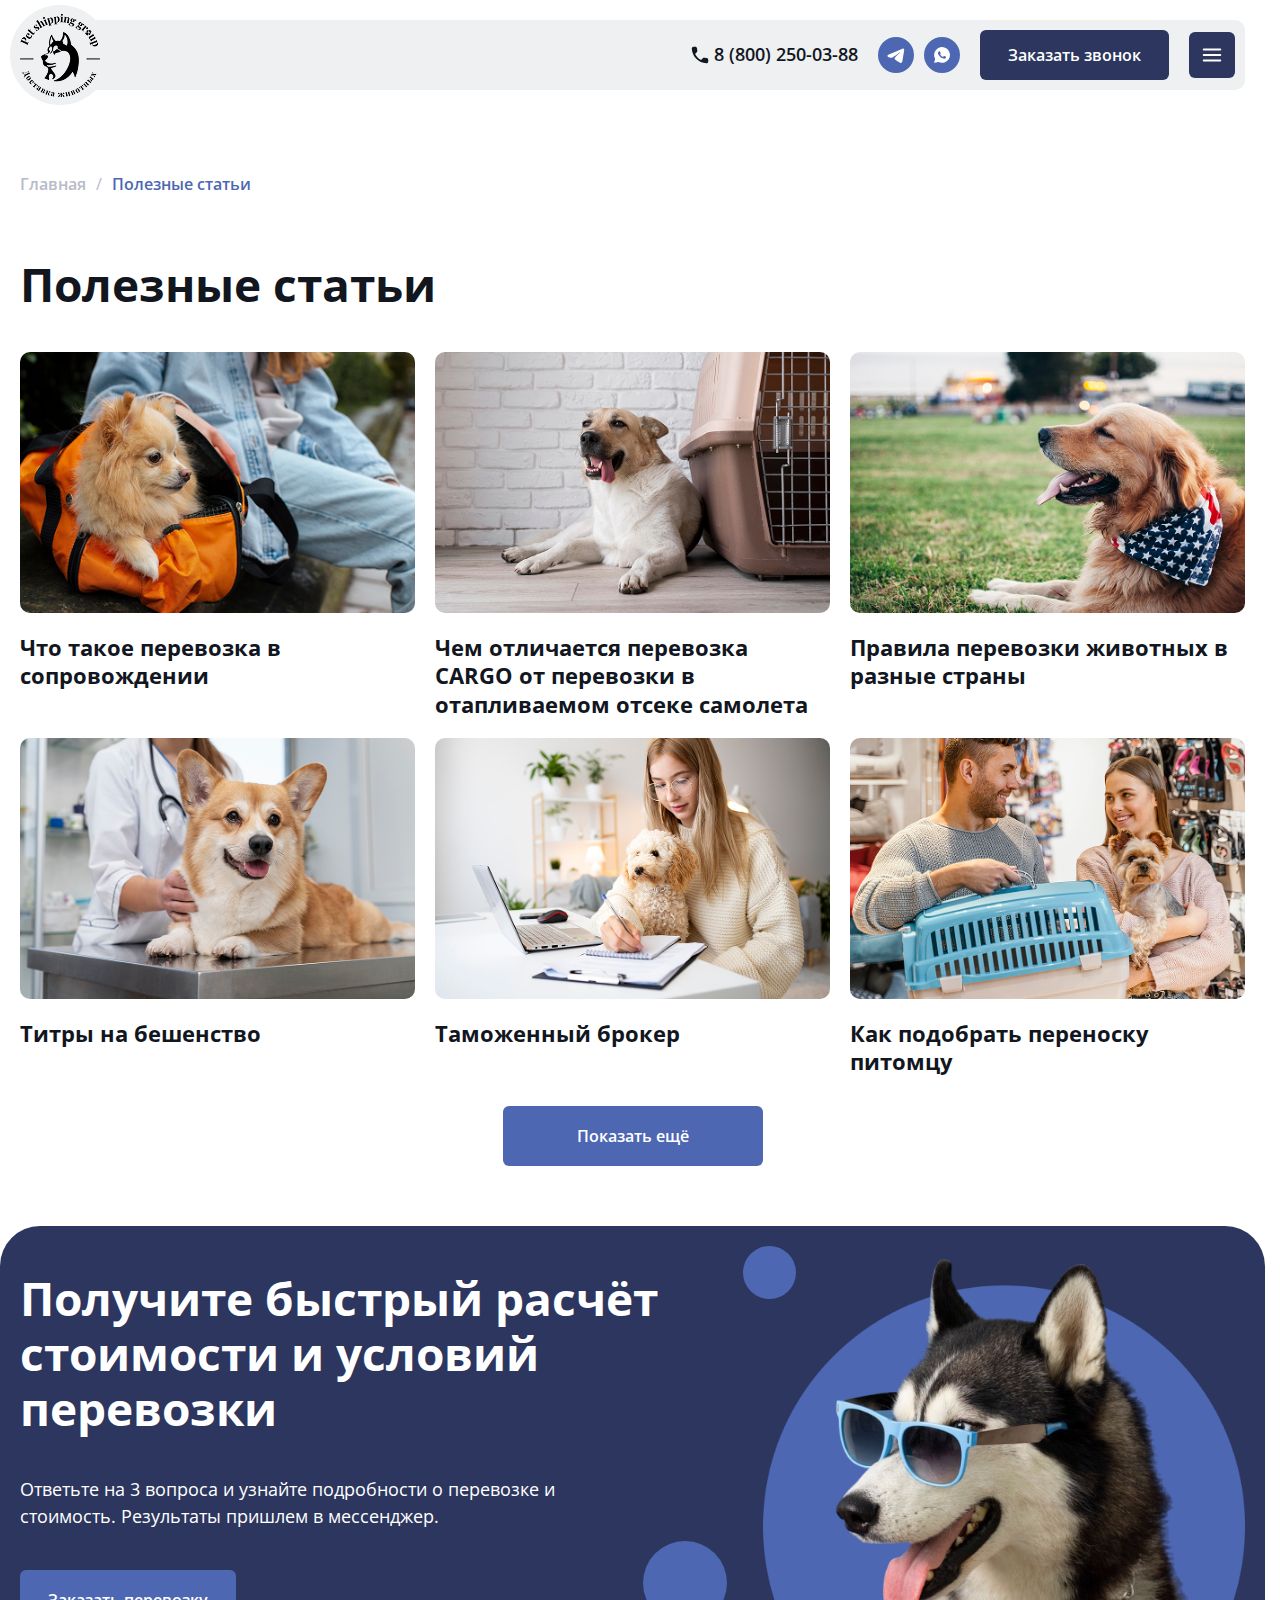
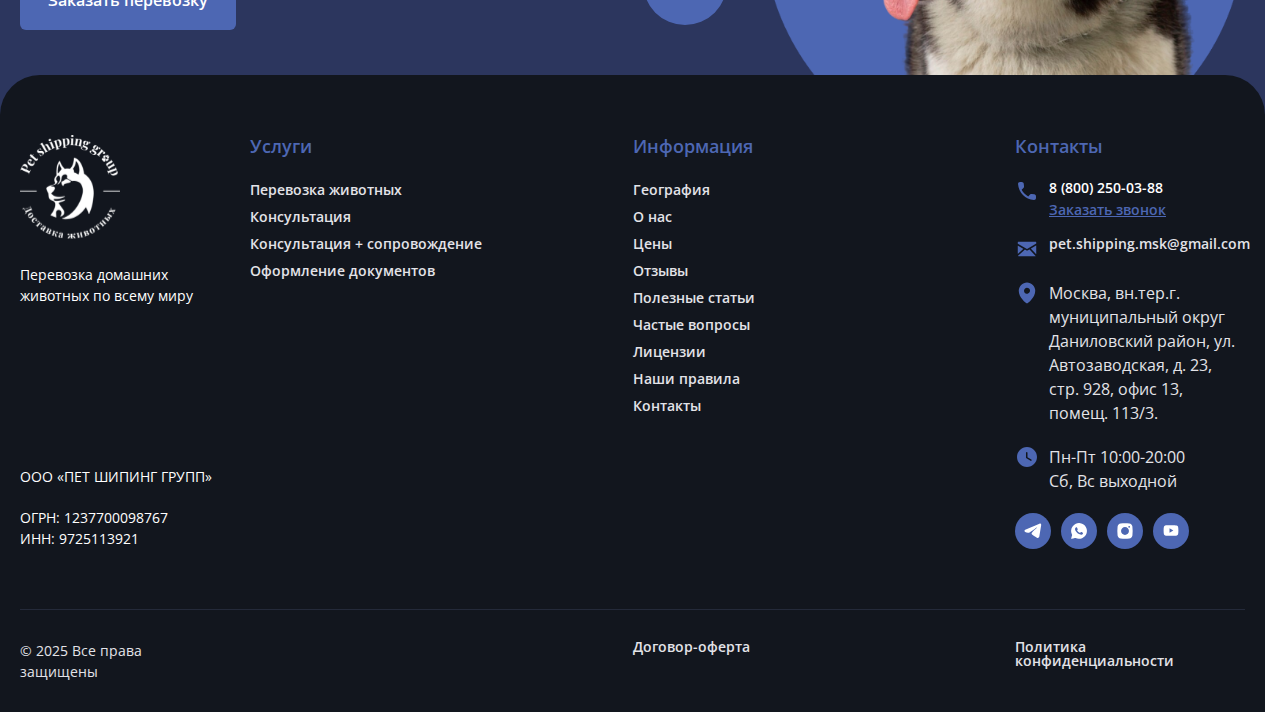
<file: articles-list.html>
<!DOCTYPE html>
<html lang="ru">

<head>
    <meta charset="UTF-8">
    <meta name="viewport" content="width=device-width, initial-scale=1.0">
    <title>Перевозка домашних животных по всему миру</title>
    <link rel="stylesheet" href="./styles/normolize.css">
    <link rel="stylesheet" href="./styles/lib/swiper-bundle.min.css">
    <link rel="stylesheet" href="./styles/lib/intlTelInput.css">
    <link rel="stylesheet" href="./styles/main.css">
    <script src="./scripts/lib/swiper-bundle.min.js" defer></script>
    <script src="./scripts/lib/intlTelInput.min.js" defer></script>
    <script src="./scripts/main.js" defer></script>
</head>

<body>
    <div class="wrapper">
        <header class="header">
            <div class="header__inner container">
                <div class="header__top layer-top header__top--grey">
                    <a href="./index.html" class="header__logo logo">
                        <img src="./images/logo.png" alt="logo" class="logo__img">
                    </a>

                    <nav class="header__nav menu">
                        <ul class="menu__list menu__list--cloumn">
                            <li class="menu__list-item">
                                <a href="./services.html" class="menu__list-link">Услуги</a>
                            </li>
                            <li class="menu__list-item">
                                <a href="./geography.html" class="menu__list-link">География</a>
                            </li>
                            <li class="menu__list-item">
                                <a href="./about-us.html" class="menu__list-link">О нас</a>
                            </li>
                            <li class="menu__list-item">
                                <a href="./prices.html" class="menu__list-link">Цены</a>
                            </li>
                            <li class="menu__list-item">
                                <a href="/" class="menu__list-link">Отзывы</a>
                            </li>
                            <li class="menu__list-item">
                                <a href="./articles-list.html" class="menu__list-link">Статьи</a>
                            </li>
                            <li class="menu__list-item">
                                <a href="/" class="menu__list-link">Контакты</a>
                            </li>
                        </ul>
                    </nav>

                    <div class="header__contacts contacts">
                        <a href="tel:88002500388" class="tel">
                            <img src="./images/phone.svg" alt="" class="tel__icon">
                            <span class="tel__text">8 (800) 250-03-88</span>
                        </a>

                        <div class="socials">
                            <ul class="socials__list">
                                <li class="socials__list-item">
                                    <a href="/" class="socials__list-link socials__list-link--tg">
                                        <img src="./images/tg.svg" alt="" width="18" height="15"
                                            class="socials__list-item-img">
                                    </a>
                                </li>
                                <li class="socials__list-item">
                                    <a href="/" class="socials__list-link socials__list-link--wa">
                                        <img src="./images/wa.svg" alt="" width="16" height="16"
                                            class="socials__list-item-img">
                                    </a>
                                </li>
                            </ul>
                        </div>

                        <button class="btn header__btn" type="button" data-js-popup-show="callback-popup">Заказать звонок</button>
                    </div>

                    <button type="button" class="burger" data-js-burger-open>
                        <img src="./images/header/burger.svg" alt="" class="burger__img">
                    </button>
                </div>
            </div>
            <div class="mobile-menu" data-js-mobile-menu>
                <button type="button" class="mobile-menu__close" data-js-mobile-menu-close>
                    <img src="./images/header/burger-close.svg" alt="" class="mobile-menu__close-img">
                </button>

                <div class="mobile-menu__inner">
                    <a href="./index.html" class="mobile-menu__logo logo">
                        <img src="./images/logo.png" alt="logo" class="logo__img">
                    </a>

                    <nav class="mobile-menu__nav menu">
                        <ul class="menu__list">
                            <li class="menu__list-item">
                                <a href="./services.html" class="menu__list-link">Услуги</a>
                            </li>
                            <li class="menu__list-item">
                                <a href="./geography.html" class="menu__list-link">География</a>
                            </li>
                            <li class="menu__list-item">
                                <a href="./about-us.html" class="menu__list-link">О нас</a>
                            </li>
                            <li class="menu__list-item">
                                <a href="./prices.html" class="menu__list-link">Цены</a>
                            </li>
                            <li class="menu__list-item">
                                <a href="/" class="menu__list-link">Отзывы</a>
                            </li>
                            <li class="menu__list-item">
                                <a href="./articles-list.html" class="menu__list-link">Статьи</a>
                            </li>
                            <li class="menu__list-item">
                                <a href="/" class="menu__list-link">Контакты</a>
                            </li>
                        </ul>
                    </nav>

                    <div class="mobile-menu__bottom">
                        <a href="tel:88002500388" class="mobile-menu__tel">
                            <img src="./images/phone-blue.svg" alt="" class="tel__icon">
                            <span class="tel__text">8 (800) 250-03-88</span>
                        </a>

                        <a href="mailto:pet.shipping.msk@gmail.com" class="mobile-menu__email">
                            <img src="./images/email.svg" alt="" class="mobile-menu__email-img">
                            <span class="mobile-menu__email text">pet.shipping.msk@gmail.com</span>
                        </a>

                        <div class="socials">
                            <ul class="socials__list">
                                <li class="socials__list-item">
                                    <a href="/" class="socials__list-link socials__list-link--tg">
                                        <img src="./images/tg.svg" alt="" width="18" height="15"
                                            class="socials__list-item-img">
                                    </a>
                                </li>
                                <li class="socials__list-item">
                                    <a href="/" class="socials__list-link socials__list-link--wa">
                                        <img src="./images/wa.svg" alt="" width="16" height="16"
                                            class="socials__list-item-img">
                                    </a>
                                </li>
                                <li class="socials__list-item">
                                    <a href="/" class="socials__list-link socials__list-link--inst">
                                        <img src="./images/inst.svg" alt="" width="16" height="16"
                                            class="socials__list-item-img">
                                    </a>
                                </li>
                                <li class="socials__list-item">
                                    <a href="/" class="socials__list-link socials__list-link--yt">
                                        <img src="./images/yt.svg" alt="" width="16" height="16"
                                            class="socials__list-item-img">
                                    </a>
                                </li>
                            </ul>
                        </div>

                        <button class="mobile-menu__btn btn btn--light" type="button" data-js-popup-show="callback-popup">Заказать звонок</button>
                    </div>
                </div>
            </div>
        </header>

        <main class="main">
            <div class="breadcrumbs">
                <div class="breadcrumbs__inner container">
                    <ul class="breadcrumbs__list">
                        <li class="breadcrumbs__list-item">
                            <a href="./index.html" class="breadcrumbs__link">Главная</a>
                        </li>
                        <li class="breadcrumbs__list-item">
                            <a href="./services.html" class="breadcrumbs__link">Полезные статьи</a>
                        </li>
                    </ul>
                </div>
            </div>

            <section class="section">
                <div class="section__header container">
                    <h2 class="section__title title">Полезные статьи</h2>
                </div>

                <div class="articles-main">
                    <div class="articles-main_inner container" data-js-more>
                        <ul class="articles-main__list articles-list">
                            <li class="article-item">
                                <a href="/" class="article-item__link">
                                    <img src="./images/articles/articles-1.png" alt="" white="440" height="290" class="article-item__img">
                                    <p class="article-item__title">Что такое перевозка в сопровождении</p>
                                </a>
                            </li>
                            <li class="article-item">
                                <a href="/" class="article-item__link">
                                    <img src="./images/articles/articles-2.png" alt="" white="440" height="290" class="article-item__img">
                                    <p class="article-item__title">Чем отличается перевозка CARGO от перевозки в отапливаемом отсеке самолета</p>
                                </a>
                            </li>
                            <li class="article-item">
                                <a href="/" class="article-item__link">
                                    <img src="./images/articles/articles-3.png" alt="" white="440" height="290" class="article-item__img">
                                    <p class="article-item__title">Правила перевозки животных в разные страны</p>
                                </a>
                            </li>
                            <li class="article-item">
                                <a href="/" class="article-item__link">
                                    <img src="./images/articles/articles-4.png" alt="" white="440" height="290" class="article-item__img">
                                    <p class="article-item__title">Титры на бешенство</p>
                                </a>
                            </li>
                            <li class="article-item">
                                <a href="/" class="article-item__link">
                                    <img src="./images/articles/articles-5.png" alt="" white="440" height="290" class="article-item__img">
                                    <p class="article-item__title">Таможенный брокер</p>
                                </a>
                            </li>
                            <li class="article-item">
                                <a href="/" class="article-item__link">
                                    <img src="./images/articles/articles-6.png" alt="" white="440" height="290" class="article-item__img">
                                    <p class="article-item__title">Как подобрать переноску питомцу </p>
                                </a>
                            </li>
                            <li class="article-item" data-js-more-hidden="no">
                                <a href="/" class="article-item__link">
                                    <img src="./images/articles/articles-4.png" alt="" white="440" height="290" class="article-item__img">
                                    <p class="article-item__title">Титры на бешенство</p>
                                </a>
                            </li>
                            <li class="article-item" data-js-more-hidden="no">
                                <a href="/" class="article-item__link">
                                    <img src="./images/articles/articles-5.png" alt="" white="440" height="290" class="article-item__img">
                                    <p class="article-item__title">Таможенный брокер</p>
                                </a>
                            </li>
                            <li class="article-item" data-js-more-hidden="no">
                                <a href="/" class="article-item__link">
                                    <img src="./images/articles/articles-6.png" alt="" white="440" height="290" class="article-item__img">
                                    <p class="article-item__title">Как подобрать переноску питомцу </p>
                                </a>
                            </li>
                        </ul>
                        <div class="articles-main__btn-wrap">
                            <button type="button" class="btn btn--light articles-main__btn" data-js-more-btn>Показать ещё</button>
                        </div>
                    </div>
                </div>
                
            </section>

            <section class="section-bottom">
                <div class="section-bottom__inner container">
                    <div class="section-bottom__info">
                        <h3 class="section-bottom__title">Получите быстрый расчёт стоимости и условий перевозки</h3>
                        <p class="section-bottom__text">Ответьте на 3 вопроса и узнайте подробности о перевозке и стоимость. Результаты пришлем в мессенджер.</p>
                        <a href="/" class="btn btn--light section-bottom__btn" data-js-popup-show="callback-popup">Заказать перевозку</a>
                    </div>
                    <div class="section-bottom__img-wrpa">
                        <svg class="section-bottom__circle section-bottom__circle--1" width="53" height="53" viewBox="0 0 53 53" fill="none" xmlns="http://www.w3.org/2000/svg">
                            <circle cx="26.5" cy="26.5" r="26.5" fill="#4D67B3" />
                        </svg>
                        <svg class="section-bottom__circle section-bottom__circle--2" width="84" height="84" viewBox="0 0 84 84" fill="none" xmlns="http://www.w3.org/2000/svg">
                            <circle cx="42" cy="42" r="42" fill="#4D67B3" />
                        </svg>
                        <img src="./images/section-bottom/section-bottom-5.png" alt="" class="section-bottom__img">
                    </div>
                </div>
            </section>
        </main>

        <footer class="footer section-coal">
            <div class="footer__inner container">
                <div class="footer__body">
                    <div class="footer__coll footer__coll--main">
                        <div class="footer__logo-wrap">
                            <a href="./index.html" class="footer-logo">
                                <img src="./images/footer-logo.svg" alt="" class="footer-logo__img">
                            </a>
                            <p class="footer__descr">Перевозка домашних животных по всему миру</p>
                        </div>
                        <div class="footer__info">
                            <p class="footer__info-top">ООО «ПЕТ ШИПИНГ ГРУПП»</p>
                            <p class="footer__info-item">ОГРН: 1237700098767</p>
                            <p class="footer__info-item">ИНН: 9725113921</p>
                        </div>
                    </div>
                    <div class="footer__coll footer__coll--menu-1">
                        <div class="footer__menu-wrap">
                            <p class="footer__title">Услуги</p>
                            <ul class="footer-menu">
                                <li class="footer-menu__item">
                                    <a href="/" class="footer-menu__link">Перевозка животных</a>
                                </li>
                                <li class="footer-menu__item">
                                    <a href="/" class="footer-menu__link">Консультация</a>
                                </li>
                                <li class="footer-menu__item">
                                    <a href="/" class="footer-menu__link">Консультация + сопровождение</a>
                                </li>
                                <li class="footer-menu__item">
                                    <a href="/" class="footer-menu__link">Оформление документов </a>
                                </li>
                            </ul>
                        </div>
                    </div>
                    <div class="footer__coll footer__coll--menu-2">
                        <div class="footer__menu-wrap">
                            <p class="footer__title">Информация</p>
                            <ul class="footer-menu">
                                <li class="footer-menu__item">
                                    <a href="./geography.html" class="footer-menu__link">География</a>
                                </li>
                                <li class="footer-menu__item">
                                    <a href="./about-us.html" class="footer-menu__link">О нас</a>
                                </li>
                                <li class="footer-menu__item">
                                    <a href="./prices.html" class="footer-menu__link">Цены</a>
                                </li>
                                <li class="footer-menu__item">
                                    <a href="/" class="footer-menu__link">Отзывы</a>
                                </li>
                                <li class="footer-menu__item">
                                    <a href="./articles-list.html" class="footer-menu__link">Полезные статьи</a>
                                </li>
                                <li class="footer-menu__item">
                                    <a href="/" class="footer-menu__link">Частые вопросы</a>
                                </li>
                                <li class="footer-menu__item">
                                    <a href="/" class="footer-menu__link">Лицензии</a>
                                </li>
                                <li class="footer-menu__item">
                                    <a href="/" class="footer-menu__link">Наши правила</a>
                                </li>
                                <li class="footer-menu__item">
                                    <a href="/" class="footer-menu__link">Контакты</a>
                                </li>
                            </ul>
                        </div>
                    </div>
                    <div class="footer__coll footer__coll--contact">
                        <p class="footer__title">Контакты</p>
                        <div class="footer__contacts-wrap footer-contacts">
                            <div class="footer-contacts__item">
                                <img src="./images/tel-blue.svg" alt="" class="footer-contacts__icon">
                                <div class="footer-contacts__info">
                                    <a href="tel:88002500388" class="footer-contacts__tel">8 (800) 250-03-88</a>
                                    <a href="" class="footer-contacts__call">Заказать звонок</a>
                                </div>
                            </div>
                            <div class="footer-contacts__item">
                                <img src="./images/mail-blue.svg" alt="" class="footer-contacts__icon">
                                <div class="footer-contacts__info">
                                    <a href="mailto:pet.shipping.msk@gmail.com" class="footer-contacts__text">pet.shipping.msk@gmail.com</a>
                                </div>
                            </div>
                            <div class="footer-contacts__item">
                                <img src="./images/loacation-blue.svg" alt="" class="footer-contacts__icon">
                                <div class="footer-contacts__info">
                                    <p class="footer-contacts__text">Москва, вн.тер.г. муниципальный округ Даниловский район, ул. Автозаводская, д. 23, стр. 928, офис 13, помещ. 113/3.</p>
                                </div>
                            </div>
                            <div class="footer-contacts__item">
                                <img src="./images/clock-blue.svg" alt="" class="footer-contacts__icon">
                                <div class="footer-contacts__info">
                                    <p class="footer-contacts__text">Пн-Пт 10:00-20:00<br> Сб, Вс выходной </p>
                                </div>
                            </div>
                        </div>
                        <div class="socials">
                            <ul class="socials__list">
                                <li class="socials__list-item">
                                    <a href="/" class="socials__list-link socials__list-link--tg">
                                        <img src="./images/tg.svg" alt="" width="18" height="15"
                                            class="socials__list-item-img">
                                    </a>
                                </li>
                                <li class="socials__list-item">
                                    <a href="/" class="socials__list-link socials__list-link--wa">
                                        <img src="./images/wa.svg" alt="" width="16" height="16"
                                            class="socials__list-item-img">
                                    </a>
                                </li>
                                <li class="socials__list-item">
                                    <a href="/" class="socials__list-link socials__list-link--inst">
                                        <img src="./images/inst.svg" alt="" width="16" height="16"
                                            class="socials__list-item-img">
                                    </a>
                                </li>
                                <li class="socials__list-item">
                                    <a href="/" class="socials__list-link socials__list-link--yt">
                                        <img src="./images/yt.svg" alt="" width="16" height="16"
                                            class="socials__list-item-img">
                                    </a>
                                </li>
                            </ul>
                        </div>
                    </div>
                </div>
                <div class="footer__bottom">
                    <p class="footer__bottom-link">© 2025 Все права защищены</p>
                    <a href="" class="footer__bottom-link">Договор-оферта</a>
                    <a href="" class="footer__bottom-link">Политика конфиденциальности</a>
                </div>
            </div>
        </footer>
    </div>
    <div class="overlay" data-js-overlay></div>

    <div class="callback-popup" id="callback-popup" data-js-popup="callback-popup">
        <button class="callback-popup__close">
            <img src="./images/header/burger-close.svg" alt="" class="callback-popup__close-img" data-js-popup-close>
        </button>
        <div class="callback-popup__inner">
            <h6 class="callback-popup__title">Заказать звонок</h6>
            <p class="callback-popup__subtitle">Оставьте заявку, наш специалист свяжется с вами в ближайшее время.</p>
            <form action="" class="callback-popup__form main-form">
                <div class="main-form__input-wrap">
                    <input type="text" class="main-form__input" name="name" placeholder="Имя">
                </div>
                <div class="main-form__input-wrap">
                    <input type="tel" class="main-form__input tel" name="tel" id="tel">
                </div>
                <div class="main-form__btn-wrap">
                    <button type="submit" class="main-form__btn btn btn--light">Заказать звонок</button>
                </div>
                <div class="main-form__rules">
                    <input type="checkbox" class="main-form__checkbox">
                    <div class="main-form__rules-text">Нажимая на кнопку, вы соглашаетесь с <a href="/">Политикой конфиденциальности</a>.</div>
                </div>
            </form>
        </div>
    </div>
</body>

</html>
</file>
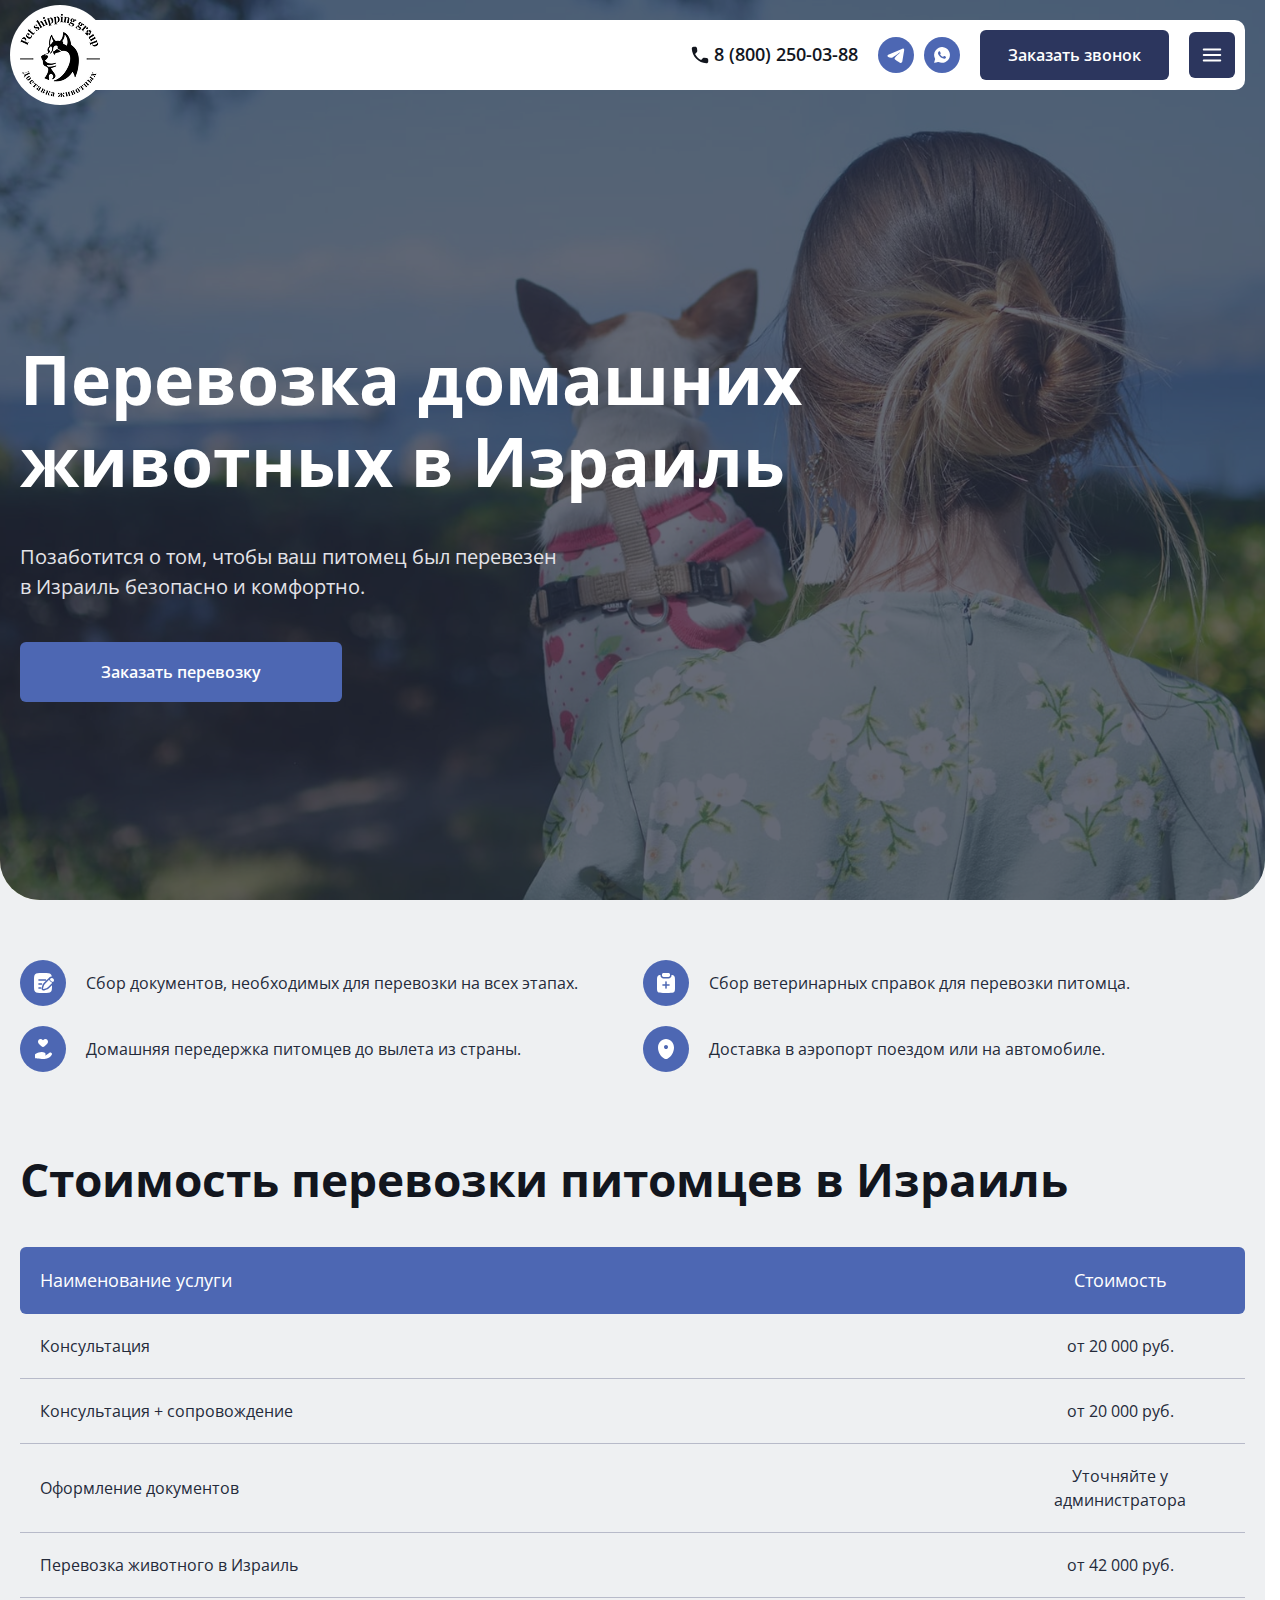
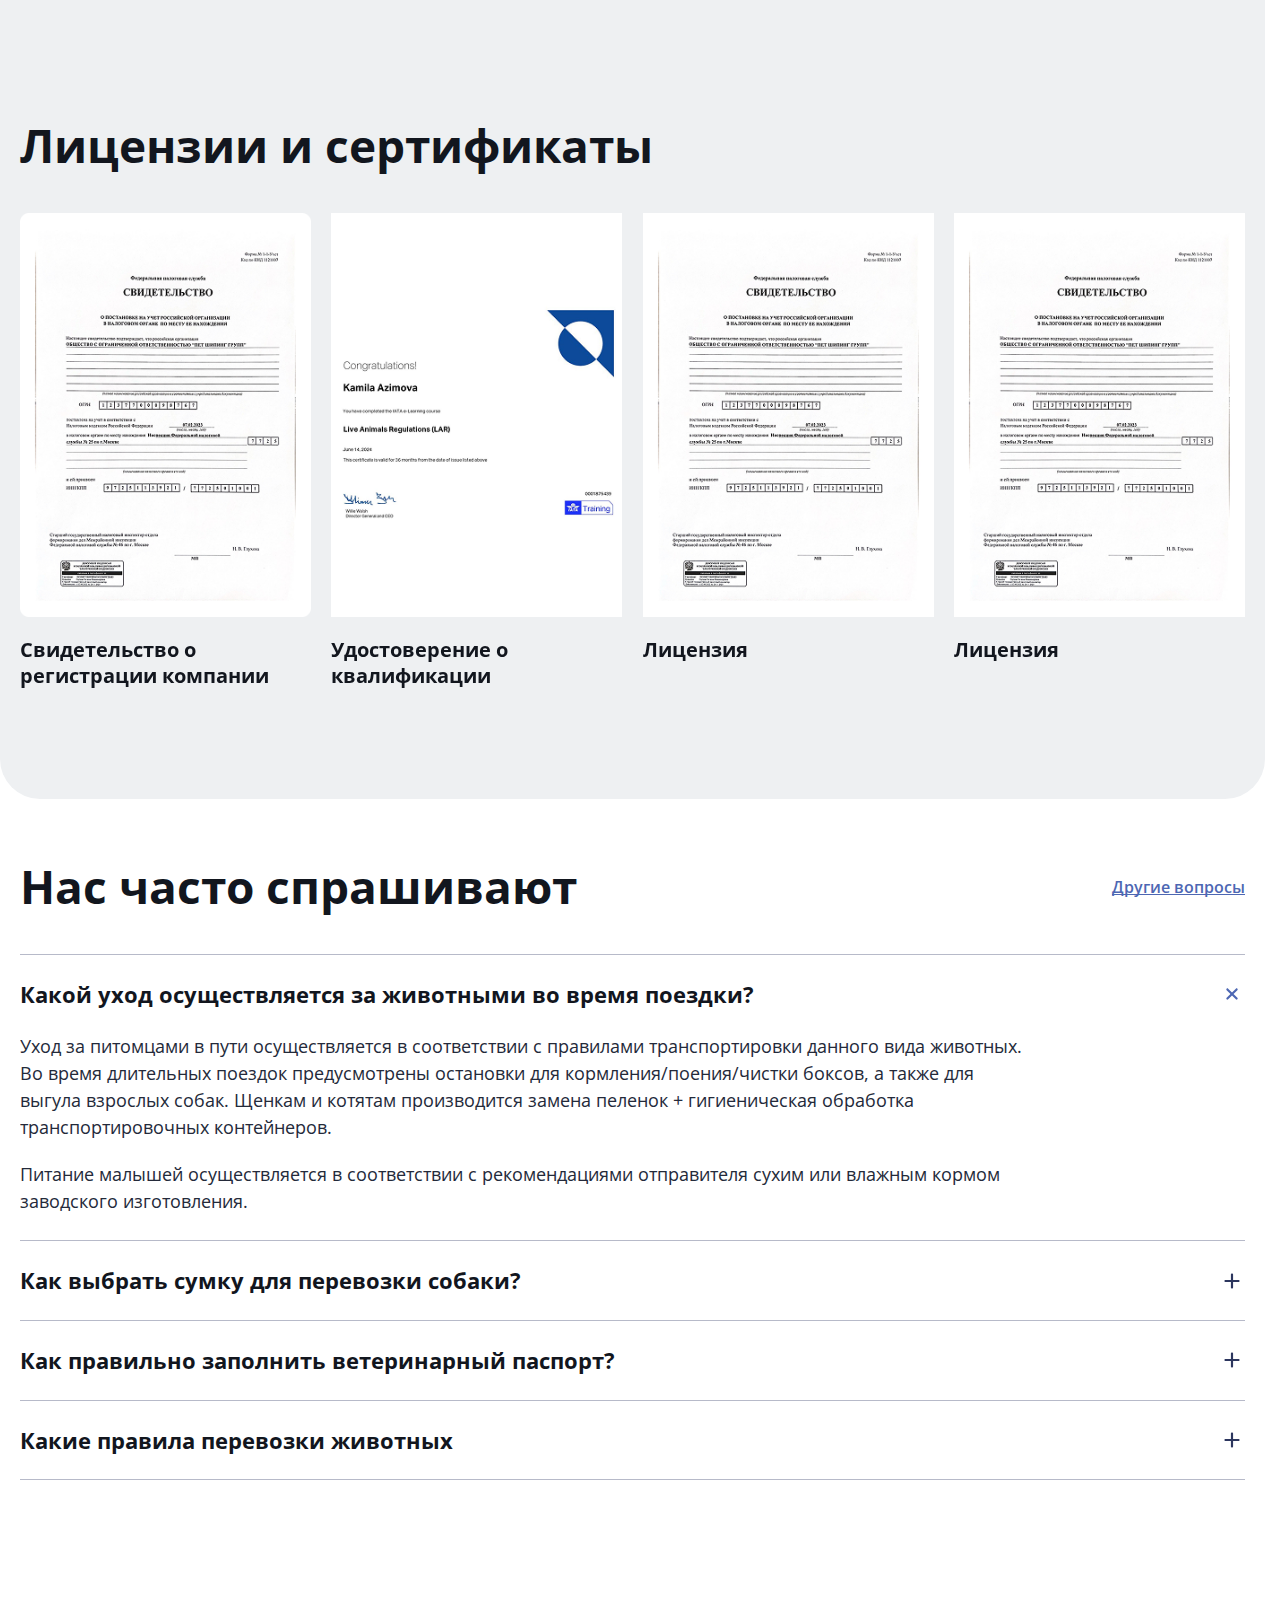
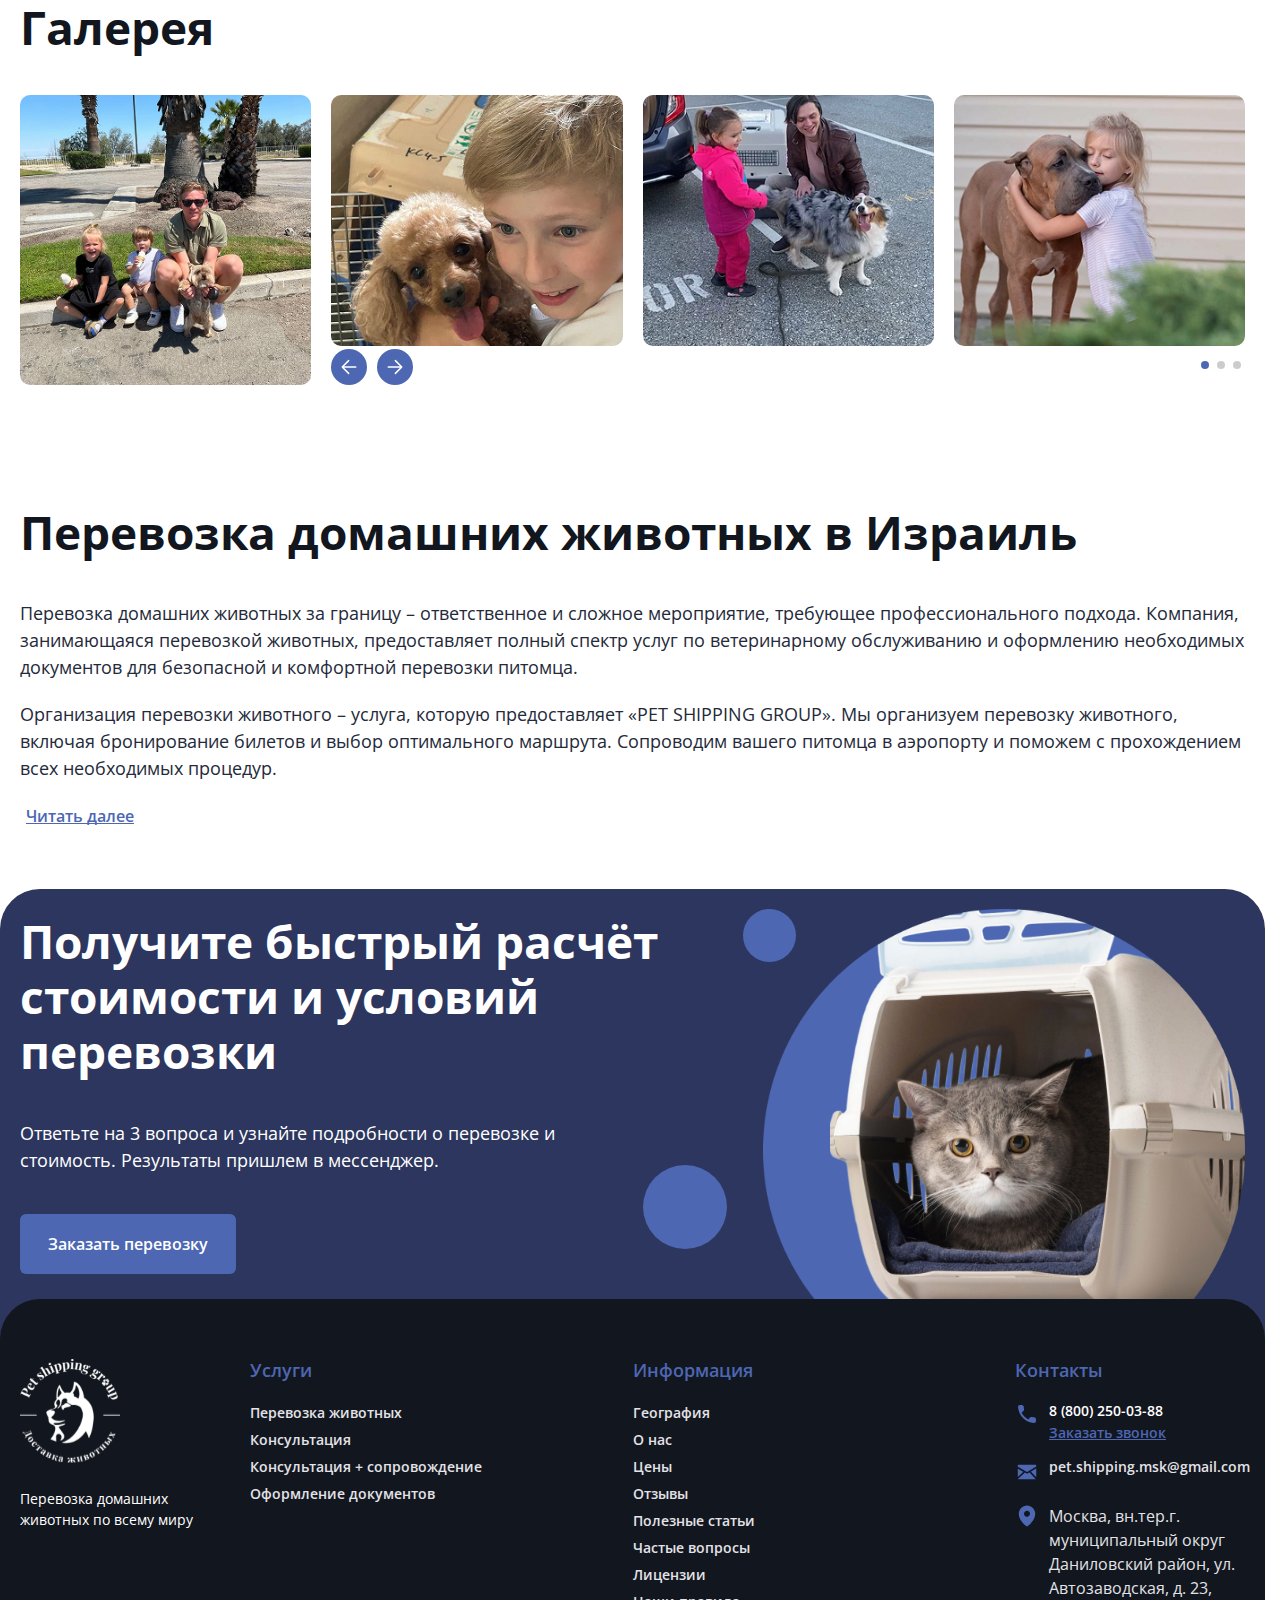
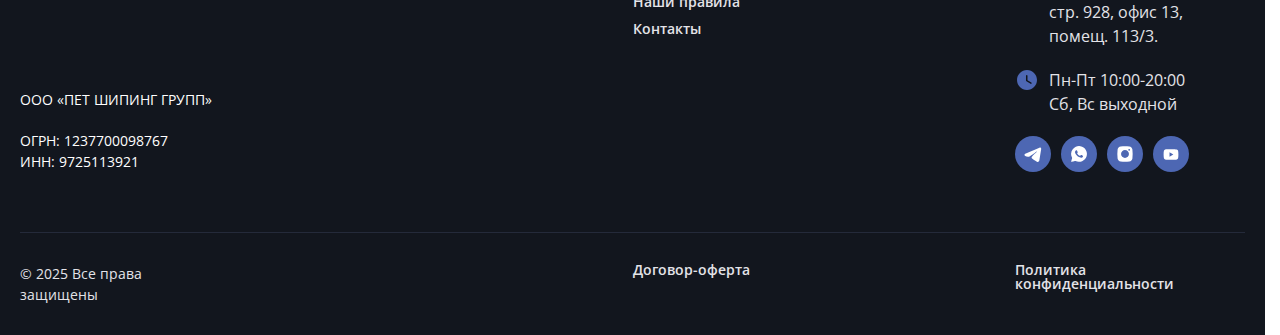
<file: ditrection.html>
<!DOCTYPE html>
<html lang="ru">

<head>
    <meta charset="UTF-8">
    <meta name="viewport" content="width=device-width, initial-scale=1.0">
    <title>Перевозка домашних животных по всему миру</title>
    <link rel="stylesheet" href="./styles/normolize.css">
    <link rel="stylesheet" href="./styles/lib/swiper-bundle.min.css">
    <link rel="stylesheet" href="./styles/lib/intlTelInput.css">
    <link rel="stylesheet" href="./styles/main.css">
    <script src="./scripts/lib/swiper-bundle.min.js" defer></script>
    <script src="./scripts/lib/intlTelInput.min.js" defer></script>
    <script src="./scripts/main.js" defer></script>
</head>

<body>
    <div class="wrapper">
        <header class="header header--bg header--israil">
            <div class="header__inner container">
                <div class="header__top layer-top">
                    <a href="./index.html" class="header__logo logo">
                        <img src="./images/logo.png" alt="logo" class="logo__img">
                    </a>

                    <nav class="header__nav menu">
                        <ul class="menu__list menu__list--cloumn">
                            <li class="menu__list-item">
                                <a href="./services.html" class="menu__list-link">Услуги</a>
                            </li>
                            <li class="menu__list-item">
                                <a href="./geography.html" class="menu__list-link">География</a>
                            </li>
                            <li class="menu__list-item">
                                <a href="./about-us.html" class="menu__list-link">О нас</a>
                            </li>
                            <li class="menu__list-item">
                                <a href="./prices.html" class="menu__list-link">Цены</a>
                            </li>
                            <li class="menu__list-item">
                                <a href="/" class="menu__list-link">Отзывы</a>
                            </li>
                            <li class="menu__list-item">
                                <a href="./articles-list.html" class="menu__list-link">Статьи</a>
                            </li>
                            <li class="menu__list-item">
                                <a href="/" class="menu__list-link">Контакты</a>
                            </li>
                        </ul>
                    </nav>

                    <div class="header__contacts contacts">
                        <a href="tel:88002500388" class="tel">
                            <img src="./images/phone.svg" alt="" class="tel__icon">
                            <span class="tel__text">8 (800) 250-03-88</span>
                        </a>

                        <div class="socials">
                            <ul class="socials__list">
                                <li class="socials__list-item">
                                    <a href="/" class="socials__list-link socials__list-link--tg">
                                        <img src="./images/tg.svg" alt="" width="18" height="15"
                                            class="socials__list-item-img">
                                    </a>
                                </li>
                                <li class="socials__list-item">
                                    <a href="/" class="socials__list-link socials__list-link--wa">
                                        <img src="./images/wa.svg" alt="" width="16" height="16"
                                            class="socials__list-item-img">
                                    </a>
                                </li>
                            </ul>
                        </div>

                        <button class="btn header__btn" type="button" data-js-popup-show="callback-popup">Заказать звонок</button>
                    </div>

                    <button type="button" class="burger" data-js-burger-open>
                        <img src="./images/header/burger.svg" alt="" class="burger__img">
                    </button>
                </div>

                <div class="header__body layer-top">
                    <h1 class="header__title">Перевозка домашних животных в Израиль</h1>
                    <p class="header__descr">Позаботится о том, чтобы ваш питомец был перевезен в&nbsp;Израиль безопасно и комфортно.</p>
                    <button class="header__body-btn btn btn--light" type="button" data-js-popup-show="callback-popup">Заказать перевозку</button>
                </div>
            </div>
            <div class="mobile-menu" data-js-mobile-menu>
                <button type="button" class="mobile-menu__close" data-js-mobile-menu-close>
                    <img src="./images/header/burger-close.svg" alt="" class="mobile-menu__close-img">
                </button>

                <div class="mobile-menu__inner">
                    <a href="./index.html" class="mobile-menu__logo logo">
                        <img src="./images/logo.png" alt="logo" class="logo__img">
                    </a>

                    <nav class="mobile-menu__nav menu">
                        <ul class="menu__list">
                            <li class="menu__list-item">
                                <a href="./services.html" class="menu__list-link">Услуги</a>
                            </li>
                            <li class="menu__list-item">
                                <a href="./geography.html" class="menu__list-link">География</a>
                            </li>
                            <li class="menu__list-item">
                                <a href="./about-us.html" class="menu__list-link">О нас</a>
                            </li>
                            <li class="menu__list-item">
                                <a href="./prices.html" class="menu__list-link">Цены</a>
                            </li>
                            <li class="menu__list-item">
                                <a href="/" class="menu__list-link">Отзывы</a>
                            </li>
                            <li class="menu__list-item">
                                <a href="./articles-list.html" class="menu__list-link">Статьи</a>
                            </li>
                            <li class="menu__list-item">
                                <a href="/" class="menu__list-link">Контакты</a>
                            </li>
                        </ul>
                    </nav>

                    <div class="mobile-menu__bottom">
                        <a href="tel:88002500388" class="mobile-menu__tel">
                            <img src="./images/phone-blue.svg" alt="" class="tel__icon">
                            <span class="tel__text">8 (800) 250-03-88</span>
                        </a>

                        <a href="mailto:pet.shipping.msk@gmail.com" class="mobile-menu__email">
                            <img src="./images/email.svg" alt="" class="mobile-menu__email-img">
                            <span class="mobile-menu__email text">pet.shipping.msk@gmail.com</span>
                        </a>

                        <div class="socials">
                            <ul class="socials__list">
                                <li class="socials__list-item">
                                    <a href="/" class="socials__list-link socials__list-link--tg">
                                        <img src="./images/tg.svg" alt="" width="18" height="15"
                                            class="socials__list-item-img">
                                    </a>
                                </li>
                                <li class="socials__list-item">
                                    <a href="/" class="socials__list-link socials__list-link--wa">
                                        <img src="./images/wa.svg" alt="" width="16" height="16"
                                            class="socials__list-item-img">
                                    </a>
                                </li>
                                <li class="socials__list-item">
                                    <a href="/" class="socials__list-link socials__list-link--inst">
                                        <img src="./images/inst.svg" alt="" width="16" height="16"
                                            class="socials__list-item-img">
                                    </a>
                                </li>
                                <li class="socials__list-item">
                                    <a href="/" class="socials__list-link socials__list-link--yt">
                                        <img src="./images/yt.svg" alt="" width="16" height="16"
                                            class="socials__list-item-img">
                                    </a>
                                </li>
                            </ul>
                        </div>

                        <button class="mobile-menu__btn btn btn--light" type="button" data-js-popup-show="callback-popup">Заказать звонок</button>
                    </div>
                </div>
            </div>
        </header>

        <main class="main">
            <section class="section section--grey section--pt-low">
                <div class="steps">
                    <div class="steps__inner container">
                        <ul class="steps__list">
                            <li class="steps__list-item step-item">
                                <div class="step-item__img-wrap circle-img">
                                    <img src="./images/steps/steps-1.svg" alt="" width="24" height="24" class="step-item__img">
                                </div>
                                <p class="step-item__text">Сбор документов, необходимых для перевозки на всех этапах.</p>
                            </li>
                            <li class="steps__list-item step-item">
                                <div class="step-item__img-wrap circle-img">
                                    <img src="./images/steps/steps-2.svg" alt="" width="24" height="24" class="step-item__img">
                                </div>
                                <p class="step-item__text">Сбор ветеринарных справок для перевозки питомца.</p>
                            </li>
                            <li class="steps__list-item step-item">
                                <div class="step-item__img-wrap circle-img">
                                    <img src="./images/steps/steps-3.svg" alt="" width="24" height="24" class="step-item__img">
                                </div>
                                <p class="step-item__text">Домашняя передержка питомцев до вылета из страны.</p>
                            </li>
                            <li class="steps__list-item step-item">
                                <div class="step-item__img-wrap circle-img">
                                    <img src="./images/steps/steps-4.svg" alt="" width="24" height="24" class="step-item__img">
                                </div>
                                <p class="step-item__text">Доставка в аэропорт поездом или на автомобиле.</p>
                            </li>
                        </ul>
                    </div>
                </div>
            </section>

            <section class="section section--grey">
                <div class="section__header container">
                    <h2 class="section__title title">Стоимость перевозки питомцев в Израиль</h2>
                </div>

                <div class="table container">
                    <div class="table__row-wrap-more">
                        <div class="table__row table__row--col-2 table__row--header">
                            <div class="table__col">Наименование услуги</div>
                            <div class="table__col table__col--center">Стоимость</div>
                        </div>
                    </div>
                    <div class="table__row-wrap-more">
                        <div class="table__row table__row--col-2">
                            <div class="table__col">Консультация</div>
                            <div class="table__col table__col--center">от 20 000 руб.</div>
                        </div>
                    </div>
                    <div class="table__row-wrap-more">
                        <div class="table__row table__row--col-2">
                            <div class="table__col">Консультация + сопровождение</div>
                            <div class="table__col table__col--center">от 20 000 руб.</div>
                        </div>
                    </div>
                    <div class="table__row-wrap-more">
                        <div class="table__row table__row--col-2">
                            <div class="table__col">Оформление документов</div>
                            <div class="table__col table__col--center">Уточняйте у администратора</div>
                        </div>
                    </div>
                    <div class="table__row-wrap-more">
                        <div class="table__row table__row--col-2">
                            <div class="table__col">Перевозка животного в Израиль</div>
                            <div class="table__col table__col--center">от 42 000 руб.</div>
                        </div>
                    </div>
                </div>
            </section>

            <section class="section section--grey section--bottom-radius">
                <div class="section__header container">
                    <h2 class="section__title title">Лицензии и сертификаты</h2>
                </div>

                <div class="licenses">
                    <div class="licenses__inner container">
                        <div class="swiper licenses__swiper">
                            <div class="swiper-wrapper licenses__swiper-wrapper">
                              <div class="swiper-slide licenses__swiper-slide">
                                <div class="licenses__item">
                                    <img src="./images/licenses/licenses-1.png" alt="" class="licenses__item-img">
                                    <p class="licenses__item-text">Cвидетельство о регистрации компании</p>
                                </div>
                              </div>
                              <div class="swiper-slide licenses__swiper-slide">
                                <div class="licenses__item">
                                    <img src="./images/licenses/licenses-2.png" alt="" class="licenses__item-img">
                                    <p class="licenses__item-text">Удостоверение о квалификации</p>
                                </div>
                              </div>
                              <div class="swiper-slide licenses__swiper-slide">
                                <div class="licenses__item">
                                    <img src="./images/licenses/licenses-3.png" alt="" class="licenses__item-img">
                                    <p class="licenses__item-text">Лицензия</p>
                                </div>
                              </div>
                              <div class="swiper-slide licenses__swiper-slide">
                                <div class="licenses__item">
                                    <img src="./images/licenses/licenses-4.png" alt="" class="licenses__item-img">
                                    <p class="licenses__item-text">Лицензия</p>
                                </div>
                              </div>
                            </div>
                            <div class="swiper-pagination main-pagination licenses__swiper-pagination"></div>
                          </div>
                    </div>
                </div>
            </section>

            <section class="section">
                <div class="section__header container">
                    <h2 class="section__title title">Нас часто спрашивают</h2>

                    <div class="section__header-action">
                        <a href="/" class="section__header-link">Другие вопросы</a>
                    </div>
                </div>

                <div class="faq">
                    <div class="faq__inner container">
                        <div class="accardion-list">
                            <div class="accordion">
                                <details class="accordion__details" open>
                                    <summary class="accordion__summary">
                                        <p class="accordion__summary-title">Какой уход осуществляется за животными во время поездки?</p>
                                        <span class="accordion__icon"></span>
                                    </summary>
                                </details>
                                <div class="accordion__content">
                                    <div class="accordion__content-inner">
                                        <div class="accordion__content-body">
                                            <p class="accordion__text">Уход за питомцами в пути осуществляется в соответствии с правилами транспортировки данного вида животных. Во время длительных поездок предусмотрены остановки для кормления/поения/чистки боксов, а также для выгула взрослых собак. Щенкам и котятам производится замена пеленок + гигиеническая обработка транспортировочных контейнеров.
                                            </p>
                                            <p class="accordion__text">Питание малышей осуществляется в соответствии с рекомендациями отправителя сухим или влажным кормом заводского изготовления. </p>
                                        </div>
                                    </div>
                                </div>
                            </div>
                            <div class="accordion">
                                <details class="accordion__details">
                                    <summary class="accordion__summary">
                                        <p class="accordion__summary-title">Как выбрать сумку для перевозки собаки?</p>
                                        <span class="accordion__icon"></span>
                                    </summary>
                                </details>
                                <div class="accordion__content">
                                    <div class="accordion__content-inner">
                                        <div class="accordion__content-body">
                                            <p class="accordion__text">Уход за питомцами в пути осуществляется в соответствии с правилами транспортировки данного вида животных. Во время длительных поездок предусмотрены остановки для кормления/поения/чистки боксов, а также для выгула взрослых собак. Щенкам и котятам производится замена пеленок + гигиеническая обработка транспортировочных контейнеров.
                                            </p>
                                            <p class="accordion__text">Питание малышей осуществляется в соответствии с рекомендациями отправителя сухим или влажным кормом заводского изготовления. </p>
                                        </div>
                                    </div>
                                </div>
                            </div>
                            <div class="accordion">
                                <details class="accordion__details">
                                    <summary class="accordion__summary">
                                        <p class="accordion__summary-title">Как правильно заполнить ветеринарный паспорт?</p>
                                        <span class="accordion__icon"></span>
                                    </summary>
                                </details>
                                <div class="accordion__content">
                                    <div class="accordion__content-inner">
                                        <div class="accordion__content-body">
                                            <p class="accordion__text">Уход за питомцами в пути осуществляется в соответствии с правилами транспортировки данного вида животных. Во время длительных поездок предусмотрены остановки для кормления/поения/чистки боксов, а также для выгула взрослых собак. Щенкам и котятам производится замена пеленок + гигиеническая обработка транспортировочных контейнеров.
                                            </p>
                                            <p class="accordion__text">Питание малышей осуществляется в соответствии с рекомендациями отправителя сухим или влажным кормом заводского изготовления. </p>
                                        </div>
                                    </div>
                                </div>
                            </div>
                            <div class="accordion">
                                <details class="accordion__details">
                                    <summary class="accordion__summary">
                                        <p class="accordion__summary-title">Какие правила перевозки животных</p>
                                        <span class="accordion__icon"></span>
                                    </summary>
                                </details>
                                <div class="accordion__content">
                                    <div class="accordion__content-inner">
                                        <div class="accordion__content-body">
                                            <p class="accordion__text">Уход за питомцами в пути осуществляется в соответствии с правилами транспортировки данного вида животных. Во время длительных поездок предусмотрены остановки для кормления/поения/чистки боксов, а также для выгула взрослых собак. Щенкам и котятам производится замена пеленок + гигиеническая обработка транспортировочных контейнеров.
                                            </p>
                                            <p class="accordion__text">Питание малышей осуществляется в соответствии с рекомендациями отправителя сухим или влажным кормом заводского изготовления. </p>
                                        </div>
                                    </div>
                                </div>
                            </div>
                        </div>

                        <a href="/" class="bottom-section-link">Другие вопросы</a>
                    </div>
                </div>

            </section>

            <section class="section">
                <div class="section__header container">
                    <h2 class="section__title title">Галерея</h2>
                </div>

                <div class="gallery">
                    <div class="gallery__inner container">
                        <div class="swiper gallery__swiper">
                            <div class="swiper-wrapper gallery__swiper-wrapper">
                              <div class="swiper-slide gallery__swiper-slide">
                                <div class="gallery__item">
                                    <img src="./images/gallery/gallery-1.png" alt="" class="gallery__img">
                                </div>
                              </div>
                              <div class="swiper-slide gallery__swiper-slide">
                                <div class="gallery__item">
                                    <img src="./images/gallery/gallery-2.png" alt="" class="gallery__img">
                                </div>
                              </div>
                              <div class="swiper-slide gallery__swiper-slide">
                                <div class="gallery__item">
                                    <img src="./images/gallery/gallery-3.png" alt="" class="gallery__img">
                                </div>
                              </div>
                              <div class="swiper-slide gallery__swiper-slide">
                                <div class="gallery__item">
                                    <img src="./images/gallery/gallery-4.png" alt="" class="gallery__img">
                                </div>
                              </div>
                              <div class="swiper-slide gallery__swiper-slide">
                                <div class="gallery__item">
                                    <img src="./images/gallery/gallery-3.png" alt="" class="gallery__img">
                                </div>
                              </div>
                              <div class="swiper-slide gallery__swiper-slide">
                                <div class="gallery__item">
                                    <img src="./images/gallery/gallery-4.png" alt="" class="gallery__img">
                                </div>
                              </div>
                            </div>
                            <div class="gallery__bottom-action">
                                <div class="gallery__btn-arrow">
                                    <div class="swiper-button-prev gallery__swiper-button-prev"></div>
                                    <div class="swiper-button-next gallery__swiper-button-next"></div>
                                </div>
    
                                <div class="swiper-pagination gallery__swiper-pagination main-pagination"></div>
                            </div>
                        </div>

                    </div>
                </div>
            </section>

            <section class="section">
                <div class="section__header container">
                    <h2 class="section__title title">Перевозка домашних животных в Израиль</h2>
                </div>

                <div class="block-text">
                    <div class="block-text__inner container">
                        <div class="block-text__more" data-js-more>
                            <div class="block-text__text-wrap">
                                <p class="block-text__text">Перевозка домашних животных за границу – ответственное и сложное мероприятие, требующее профессионального подхода. Компания, занимающаяся перевозкой животных, предоставляет полный спектр услуг по ветеринарному обслуживанию и оформлению необходимых документов для безопасной и комфортной перевозки питомца.
                                </p>
                                <p class="block-text__text">Организация перевозки животного – услуга, которую предоставляет  «PET SHIPPING GROUP». Мы организуем перевозку животного, включая бронирование билетов и выбор оптимального маршрута. Сопроводим вашего питомца в аэропорту и поможем с прохождением всех необходимых процедур.</p>
                                <p class="block-text__text" data-js-more-hidden="no">Перевозка домашних животных за границу – ответственное и сложное мероприятие, требующее профессионального подхода. Компания, занимающаяся перевозкой животных, предоставляет полный спектр услуг по ветеринарному обслуживанию и оформлению необходимых документов для безопасной и комфортной перевозки питомца.
                                </p>
                                <p class="block-text__text" data-js-more-hidden="no">Организация перевозки животного – услуга, которую предоставляет  «PET SHIPPING GROUP». Мы организуем перевозку животного, включая бронирование билетов и выбор оптимального маршрута. Сопроводим вашего питомца в аэропорту и поможем с прохождением всех необходимых процедур.</p>
                            </div>
                            <button type="button" class="btn-link" data-js-more-btn>Читать далее</button>
                        </div>
                    </div>
                </div>
            </section>

            <section class="section-bottom">
                <div class="section-bottom__inner container">
                    <div class="section-bottom__info">
                        <h3 class="section-bottom__title">Получите быстрый расчёт стоимости и условий перевозки</h3>
                        <p class="section-bottom__text">Ответьте на 3 вопроса и узнайте подробности о перевозке и стоимость. Результаты пришлем в мессенджер.</p>
                        <a href="/" class="btn btn--light section-bottom__btn" data-js-popup-show="callback-popup">Заказать перевозку</a>
                    </div>
                    <div class="section-bottom__img-wrpa">
                        <svg class="section-bottom__circle section-bottom__circle--1" width="53" height="53" viewBox="0 0 53 53" fill="none" xmlns="http://www.w3.org/2000/svg">
                            <circle cx="26.5" cy="26.5" r="26.5" fill="#4D67B3" />
                        </svg>
                        <svg class="section-bottom__circle section-bottom__circle--2" width="84" height="84" viewBox="0 0 84 84" fill="none" xmlns="http://www.w3.org/2000/svg">
                            <circle cx="42" cy="42" r="42" fill="#4D67B3" />
                        </svg>
                        <img src="./images/section-bottom/section-bottom-4.png" alt="" class="section-bottom__img">
                    </div>
                </div>
            </section>
        </main>

        <footer class="footer">
            <div class="footer__inner container">
                <div class="footer__body">
                    <div class="footer__coll footer__coll--main">
                        <div class="footer__logo-wrap">
                            <a href="./index.html" class="footer-logo">
                                <img src="./images/footer-logo.svg" alt="" class="footer-logo__img">
                            </a>
                            <p class="footer__descr">Перевозка домашних животных по всему миру</p>
                        </div>
                        <div class="footer__info">
                            <p class="footer__info-top">ООО «ПЕТ ШИПИНГ ГРУПП»</p>
                            <p class="footer__info-item">ОГРН: 1237700098767</p>
                            <p class="footer__info-item">ИНН: 9725113921</p>
                        </div>
                    </div>
                    <div class="footer__coll footer__coll--menu-1">
                        <div class="footer__menu-wrap">
                            <p class="footer__title">Услуги</p>
                            <ul class="footer-menu">
                                <li class="footer-menu__item">
                                    <a href="/" class="footer-menu__link">Перевозка животных</a>
                                </li>
                                <li class="footer-menu__item">
                                    <a href="/" class="footer-menu__link">Консультация</a>
                                </li>
                                <li class="footer-menu__item">
                                    <a href="/" class="footer-menu__link">Консультация + сопровождение</a>
                                </li>
                                <li class="footer-menu__item">
                                    <a href="/" class="footer-menu__link">Оформление документов </a>
                                </li>
                            </ul>
                        </div>
                    </div>
                    <div class="footer__coll footer__coll--menu-2">
                        <div class="footer__menu-wrap">
                            <p class="footer__title">Информация</p>
                            <ul class="footer-menu">
                                <li class="footer-menu__item">
                                    <a href="./geography.html" class="footer-menu__link">География</a>
                                </li>
                                <li class="footer-menu__item">
                                    <a href="./about-us.html" class="footer-menu__link">О нас</a>
                                </li>
                                <li class="footer-menu__item">
                                    <a href="./prices.html" class="footer-menu__link">Цены</a>
                                </li>
                                <li class="footer-menu__item">
                                    <a href="/" class="footer-menu__link">Отзывы</a>
                                </li>
                                <li class="footer-menu__item">
                                    <a href="./articles-list.html" class="footer-menu__link">Полезные статьи</a>
                                </li>
                                <li class="footer-menu__item">
                                    <a href="/" class="footer-menu__link">Частые вопросы</a>
                                </li>
                                <li class="footer-menu__item">
                                    <a href="/" class="footer-menu__link">Лицензии</a>
                                </li>
                                <li class="footer-menu__item">
                                    <a href="/" class="footer-menu__link">Наши правила</a>
                                </li>
                                <li class="footer-menu__item">
                                    <a href="/" class="footer-menu__link">Контакты</a>
                                </li>
                            </ul>
                        </div>
                    </div>
                    <div class="footer__coll footer__coll--contact">
                        <p class="footer__title">Контакты</p>
                        <div class="footer__contacts-wrap footer-contacts">
                            <div class="footer-contacts__item">
                                <img src="./images/tel-blue.svg" alt="" class="footer-contacts__icon">
                                <div class="footer-contacts__info">
                                    <a href="tel:88002500388" class="footer-contacts__tel">8 (800) 250-03-88</a>
                                    <a href="" class="footer-contacts__call">Заказать звонок</a>
                                </div>
                            </div>
                            <div class="footer-contacts__item">
                                <img src="./images/mail-blue.svg" alt="" class="footer-contacts__icon">
                                <div class="footer-contacts__info">
                                    <a href="mailto:pet.shipping.msk@gmail.com" class="footer-contacts__text">pet.shipping.msk@gmail.com</a>
                                </div>
                            </div>
                            <div class="footer-contacts__item">
                                <img src="./images/loacation-blue.svg" alt="" class="footer-contacts__icon">
                                <div class="footer-contacts__info">
                                    <p class="footer-contacts__text">Москва, вн.тер.г. муниципальный округ Даниловский район, ул. Автозаводская, д. 23, стр. 928, офис 13, помещ. 113/3.</p>
                                </div>
                            </div>
                            <div class="footer-contacts__item">
                                <img src="./images/clock-blue.svg" alt="" class="footer-contacts__icon">
                                <div class="footer-contacts__info">
                                    <p class="footer-contacts__text">Пн-Пт 10:00-20:00<br> Сб, Вс выходной </p>
                                </div>
                            </div>
                        </div>
                        <div class="socials">
                            <ul class="socials__list">
                                <li class="socials__list-item">
                                    <a href="/" class="socials__list-link socials__list-link--tg">
                                        <img src="./images/tg.svg" alt="" width="18" height="15"
                                            class="socials__list-item-img">
                                    </a>
                                </li>
                                <li class="socials__list-item">
                                    <a href="/" class="socials__list-link socials__list-link--wa">
                                        <img src="./images/wa.svg" alt="" width="16" height="16"
                                            class="socials__list-item-img">
                                    </a>
                                </li>
                                <li class="socials__list-item">
                                    <a href="/" class="socials__list-link socials__list-link--inst">
                                        <img src="./images/inst.svg" alt="" width="16" height="16"
                                            class="socials__list-item-img">
                                    </a>
                                </li>
                                <li class="socials__list-item">
                                    <a href="/" class="socials__list-link socials__list-link--yt">
                                        <img src="./images/yt.svg" alt="" width="16" height="16"
                                            class="socials__list-item-img">
                                    </a>
                                </li>
                            </ul>
                        </div>
                    </div>
                </div>
                <div class="footer__bottom">
                    <p class="footer__bottom-link">© 2025 Все права защищены</p>
                    <a href="" class="footer__bottom-link">Договор-оферта</a>
                    <a href="" class="footer__bottom-link">Политика конфиденциальности</a>
                </div>
            </div>
        </footer>
    </div>
    <div class="overlay" data-js-overlay></div>

    <div class="callback-popup" id="callback-popup" data-js-popup="callback-popup">
        <button class="callback-popup__close">
            <img src="./images/header/burger-close.svg" alt="" class="callback-popup__close-img" data-js-popup-close>
        </button>
        <div class="callback-popup__inner">
            <h6 class="callback-popup__title">Заказать звонок</h6>
            <p class="callback-popup__subtitle">Оставьте заявку, наш специалист свяжется с вами в ближайшее время.</p>
            <form action="" class="callback-popup__form main-form">
                <div class="main-form__input-wrap">
                    <input type="text" class="main-form__input" name="name" placeholder="Имя">
                </div>
                <div class="main-form__input-wrap">
                    <input type="tel" class="main-form__input tel" name="tel" id="tel">
                </div>
                <div class="main-form__btn-wrap">
                    <button type="submit" class="main-form__btn btn btn--light">Заказать звонок</button>
                </div>
                <div class="main-form__rules">
                    <input type="checkbox" class="main-form__checkbox">
                    <div class="main-form__rules-text">Нажимая на кнопку, вы соглашаетесь с <a href="/">Политикой конфиденциальности</a>.</div>
                </div>
            </form>
        </div>
    </div>
</body>

</html>
</file>
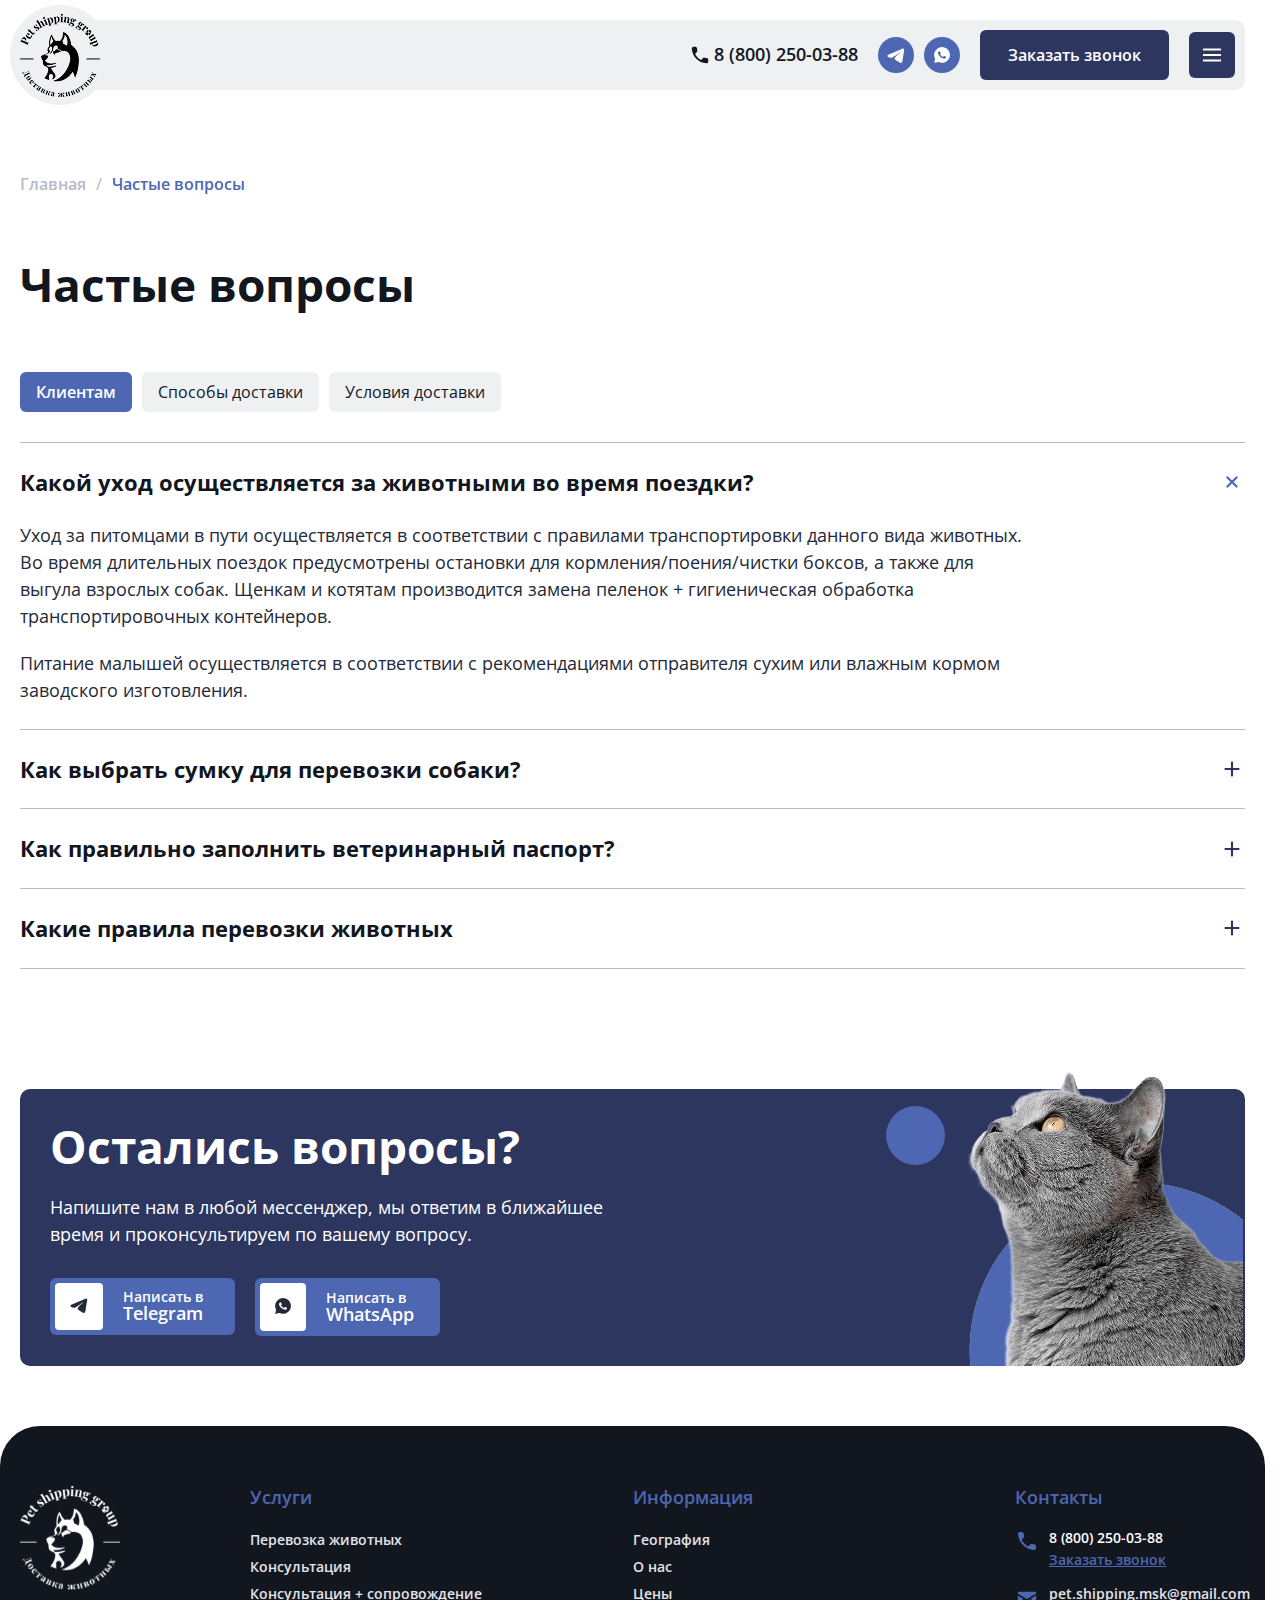
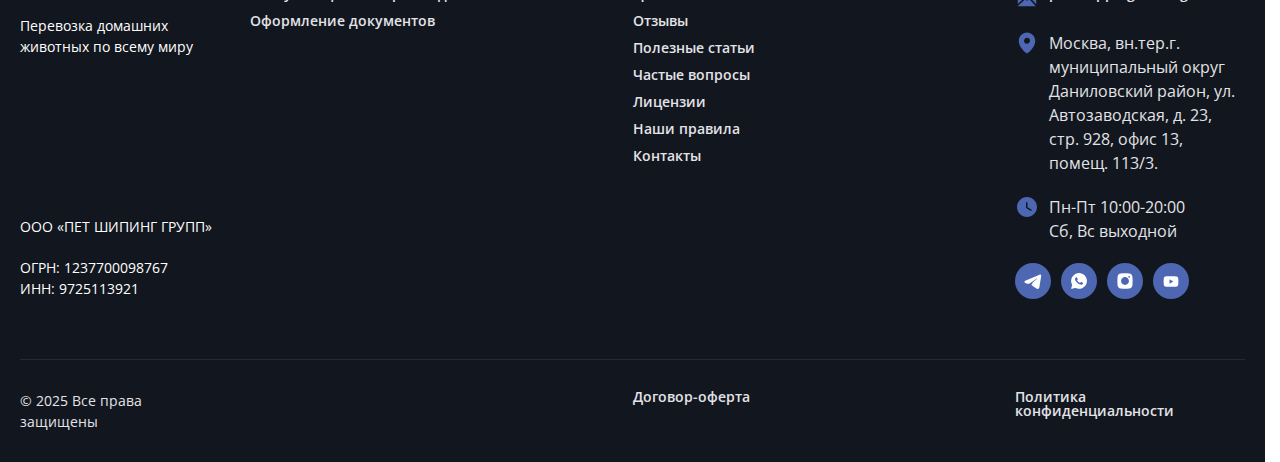
<file: faq.html>
<!DOCTYPE html>
<html lang="ru">

<head>
    <meta charset="UTF-8">
    <meta name="viewport" content="width=device-width, initial-scale=1.0">
    <title>Перевозка домашних животных по всему миру</title>
    <link rel="stylesheet" href="./styles/normolize.css">
    <link rel="stylesheet" href="./styles/lib/swiper-bundle.min.css">
    <link rel="stylesheet" href="./styles/lib/intlTelInput.css">
    <link rel="stylesheet" href="./styles/main.css">
    <script src="./scripts/lib/swiper-bundle.min.js" defer></script>
    <script src="./scripts/lib/intlTelInput.min.js" defer></script>
    <script src="./scripts/main.js" defer></script>
</head>

<body>
    <div class="wrapper">
        <header class="header">
            <div class="header__inner container">
                <div class="header__top layer-top header__top--grey">
                    <a href="./index.html" class="header__logo logo">
                        <img src="./images/logo.png" alt="logo" class="logo__img">
                    </a>

                    <nav class="header__nav menu">
                        <ul class="menu__list menu__list--cloumn">
                            <li class="menu__list-item">
                                <a href="./services.html" class="menu__list-link">Услуги</a>
                            </li>
                            <li class="menu__list-item">
                                <a href="./geography.html" class="menu__list-link">География</a>
                            </li>
                            <li class="menu__list-item">
                                <a href="./about-us.html" class="menu__list-link">О нас</a>
                            </li>
                            <li class="menu__list-item">
                                <a href="./prices.html" class="menu__list-link">Цены</a>
                            </li>
                            <li class="menu__list-item">
                                <a href="/" class="menu__list-link">Отзывы</a>
                            </li>
                            <li class="menu__list-item">
                                <a href="./articles-list.html" class="menu__list-link">Статьи</a>
                            </li>
                            <li class="menu__list-item">
                                <a href="/" class="menu__list-link">Контакты</a>
                            </li>
                        </ul>
                    </nav>

                    <div class="header__contacts contacts">
                        <a href="tel:88002500388" class="tel">
                            <img src="./images/phone.svg" alt="" class="tel__icon">
                            <span class="tel__text">8 (800) 250-03-88</span>
                        </a>

                        <div class="socials">
                            <ul class="socials__list">
                                <li class="socials__list-item">
                                    <a href="/" class="socials__list-link socials__list-link--tg">
                                        <img src="./images/tg.svg" alt="" width="18" height="15"
                                            class="socials__list-item-img">
                                    </a>
                                </li>
                                <li class="socials__list-item">
                                    <a href="/" class="socials__list-link socials__list-link--wa">
                                        <img src="./images/wa.svg" alt="" width="16" height="16"
                                            class="socials__list-item-img">
                                    </a>
                                </li>
                            </ul>
                        </div>

                        <button class="btn header__btn" type="button" data-js-popup-show="callback-popup">Заказать звонок</button>
                    </div>

                    <button type="button" class="burger" data-js-burger-open>
                        <img src="./images/header/burger.svg" alt="" class="burger__img">
                    </button>
                </div>
            </div>
            <div class="mobile-menu" data-js-mobile-menu>
                <button type="button" class="mobile-menu__close" data-js-mobile-menu-close>
                    <img src="./images/header/burger-close.svg" alt="" class="mobile-menu__close-img">
                </button>

                <div class="mobile-menu__inner">
                    <a href="./index.html" class="mobile-menu__logo logo">
                        <img src="./images/logo.png" alt="logo" class="logo__img">
                    </a>

                    <nav class="mobile-menu__nav menu">
                        <ul class="menu__list">
                            <li class="menu__list-item">
                                <a href="./services.html" class="menu__list-link">Услуги</a>
                            </li>
                            <li class="menu__list-item">
                                <a href="./geography.html" class="menu__list-link">География</a>
                            </li>
                            <li class="menu__list-item">
                                <a href="./about-us.html" class="menu__list-link">О нас</a>
                            </li>
                            <li class="menu__list-item">
                                <a href="./prices.html" class="menu__list-link">Цены</a>
                            </li>
                            <li class="menu__list-item">
                                <a href="/" class="menu__list-link">Отзывы</a>
                            </li>
                            <li class="menu__list-item">
                                <a href="./articles-list.html" class="menu__list-link">Статьи</a>
                            </li>
                            <li class="menu__list-item">
                                <a href="/" class="menu__list-link">Контакты</a>
                            </li>
                        </ul>
                    </nav>

                    <div class="mobile-menu__bottom">
                        <a href="tel:88002500388" class="mobile-menu__tel">
                            <img src="./images/phone-blue.svg" alt="" class="tel__icon">
                            <span class="tel__text">8 (800) 250-03-88</span>
                        </a>

                        <a href="mailto:pet.shipping.msk@gmail.com" class="mobile-menu__email">
                            <img src="./images/email.svg" alt="" class="mobile-menu__email-img">
                            <span class="mobile-menu__email text">pet.shipping.msk@gmail.com</span>
                        </a>

                        <div class="socials">
                            <ul class="socials__list">
                                <li class="socials__list-item">
                                    <a href="/" class="socials__list-link socials__list-link--tg">
                                        <img src="./images/tg.svg" alt="" width="18" height="15"
                                            class="socials__list-item-img">
                                    </a>
                                </li>
                                <li class="socials__list-item">
                                    <a href="/" class="socials__list-link socials__list-link--wa">
                                        <img src="./images/wa.svg" alt="" width="16" height="16"
                                            class="socials__list-item-img">
                                    </a>
                                </li>
                                <li class="socials__list-item">
                                    <a href="/" class="socials__list-link socials__list-link--inst">
                                        <img src="./images/inst.svg" alt="" width="16" height="16"
                                            class="socials__list-item-img">
                                    </a>
                                </li>
                                <li class="socials__list-item">
                                    <a href="/" class="socials__list-link socials__list-link--yt">
                                        <img src="./images/yt.svg" alt="" width="16" height="16"
                                            class="socials__list-item-img">
                                    </a>
                                </li>
                            </ul>
                        </div>

                        <button class="mobile-menu__btn btn btn--light" type="button" data-js-popup-show="callback-popup">Заказать звонок</button>
                    </div>
                </div>
            </div>
        </header>

        <main class="main">
            <div class="breadcrumbs">
                <div class="breadcrumbs__inner container">
                    <ul class="breadcrumbs__list">
                        <li class="breadcrumbs__list-item">
                            <a href="./index.html" class="breadcrumbs__link">Главная</a>
                        </li>
                        <li class="breadcrumbs__list-item">
                            <a href="./faq.html" class="breadcrumbs__link">Частые вопросы</a>
                        </li>
                    </ul>
                </div>
            </div>

            <section class="section">
                <div class="section__header container">
                    <h2 class="section__title title-second">Частые вопросы</h2>
                </div>

                <div class="tabs" data-js-tabs>
                    <div class="tabs__inner container">
                        <div class="tabs__header">
                            <ul class="tabs__list-trigger">
                                <li class="tabs__list-item-trigger">
                                    <button class="tabs__btn-trugger tabs__btn-trugger--grey active" type="button" data-js-tabs-trigger="client">Клиентам</button>
                                </li>
                                <li class="tabs__list-item-trigger">
                                    <button class="tabs__btn-trugger tabs__btn-trugger--grey" type="button" data-js-tabs-trigger="delivery">Способы доставки</button>
                                </li>
                                <li class="tabs__list-item-trigger">
                                    <button class="tabs__btn-trugger tabs__btn-trugger--grey" type="button" data-js-tabs-trigger="rules-delivery">Условия доставки</button>
                                </li>
                            </ul>
                        </div>

                        <div class="tabs__body">
                            <ul class="tabs__list-elements">
                                <li class="tabs__list-elements-item">
                                    <div class="tabs__wrap active" data-js-tabs-element="client">
                                        <div class="accardion-list">
                                            <div class="accordion">
                                                <details class="accordion__details" open>
                                                    <summary class="accordion__summary">
                                                        <p class="accordion__summary-title">Какой уход осуществляется за животными во время поездки?</p>
                                                        <span class="accordion__icon"></span>
                                                    </summary>
                                                </details>
                                                <div class="accordion__content">
                                                    <div class="accordion__content-inner">
                                                        <div class="accordion__content-body">
                                                            <p class="accordion__text">Уход за питомцами в пути осуществляется в соответствии с правилами транспортировки данного вида животных. Во время длительных поездок предусмотрены остановки для кормления/поения/чистки боксов, а также для выгула взрослых собак. Щенкам и котятам производится замена пеленок + гигиеническая обработка транспортировочных контейнеров.
                                                            </p>
                                                            <p class="accordion__text">Питание малышей осуществляется в соответствии с рекомендациями отправителя сухим или влажным кормом заводского изготовления. </p>
                                                        </div>
                                                    </div>
                                                </div>
                                            </div>
                                            <div class="accordion">
                                                <details class="accordion__details">
                                                    <summary class="accordion__summary">
                                                        <p class="accordion__summary-title">Как выбрать сумку для перевозки собаки?</p>
                                                        <span class="accordion__icon"></span>
                                                    </summary>
                                                </details>
                                                <div class="accordion__content">
                                                    <div class="accordion__content-inner">
                                                        <div class="accordion__content-body">
                                                            <p class="accordion__text">Уход за питомцами в пути осуществляется в соответствии с правилами транспортировки данного вида животных. Во время длительных поездок предусмотрены остановки для кормления/поения/чистки боксов, а также для выгула взрослых собак. Щенкам и котятам производится замена пеленок + гигиеническая обработка транспортировочных контейнеров.
                                                            </p>
                                                            <p class="accordion__text">Питание малышей осуществляется в соответствии с рекомендациями отправителя сухим или влажным кормом заводского изготовления. </p>
                                                        </div>
                                                    </div>
                                                </div>
                                            </div>
                                            <div class="accordion">
                                                <details class="accordion__details">
                                                    <summary class="accordion__summary">
                                                        <p class="accordion__summary-title">Как правильно заполнить ветеринарный паспорт?</p>
                                                        <span class="accordion__icon"></span>
                                                    </summary>
                                                </details>
                                                <div class="accordion__content">
                                                    <div class="accordion__content-inner">
                                                        <div class="accordion__content-body">
                                                            <p class="accordion__text">Уход за питомцами в пути осуществляется в соответствии с правилами транспортировки данного вида животных. Во время длительных поездок предусмотрены остановки для кормления/поения/чистки боксов, а также для выгула взрослых собак. Щенкам и котятам производится замена пеленок + гигиеническая обработка транспортировочных контейнеров.
                                                            </p>
                                                            <p class="accordion__text">Питание малышей осуществляется в соответствии с рекомендациями отправителя сухим или влажным кормом заводского изготовления. </p>
                                                        </div>
                                                    </div>
                                                </div>
                                            </div>
                                            <div class="accordion">
                                                <details class="accordion__details">
                                                    <summary class="accordion__summary">
                                                        <p class="accordion__summary-title">Какие правила перевозки животных</p>
                                                        <span class="accordion__icon"></span>
                                                    </summary>
                                                </details>
                                                <div class="accordion__content">
                                                    <div class="accordion__content-inner">
                                                        <div class="accordion__content-body">
                                                            <p class="accordion__text">Уход за питомцами в пути осуществляется в соответствии с правилами транспортировки данного вида животных. Во время длительных поездок предусмотрены остановки для кормления/поения/чистки боксов, а также для выгула взрослых собак. Щенкам и котятам производится замена пеленок + гигиеническая обработка транспортировочных контейнеров.
                                                            </p>
                                                            <p class="accordion__text">Питание малышей осуществляется в соответствии с рекомендациями отправителя сухим или влажным кормом заводского изготовления. </p>
                                                        </div>
                                                    </div>
                                                </div>
                                            </div>
                                        </div>
                                    </div>
                                </li>
                                <li class="tabs__list-elements-item">
                                    <div class="tabs__wrap" data-js-tabs-element="delivery">
                                        <div class="accardion-list">
                                            <div class="accordion">
                                                <details class="accordion__details" open>
                                                    <summary class="accordion__summary">
                                                        <p class="accordion__summary-title">Какой уход осуществляется за животными во время поездки?</p>
                                                        <span class="accordion__icon"></span>
                                                    </summary>
                                                </details>
                                                <div class="accordion__content">
                                                    <div class="accordion__content-inner">
                                                        <div class="accordion__content-body">
                                                            <p class="accordion__text">Уход за питомцами в пути осуществляется в соответствии с правилами транспортировки данного вида животных. Во время длительных поездок предусмотрены остановки для кормления/поения/чистки боксов, а также для выгула взрослых собак. Щенкам и котятам производится замена пеленок + гигиеническая обработка транспортировочных контейнеров.
                                                            </p>
                                                            <p class="accordion__text">Питание малышей осуществляется в соответствии с рекомендациями отправителя сухим или влажным кормом заводского изготовления. </p>
                                                        </div>
                                                    </div>
                                                </div>
                                            </div>
                                            <div class="accordion">
                                                <details class="accordion__details">
                                                    <summary class="accordion__summary">
                                                        <p class="accordion__summary-title">Как выбрать сумку для перевозки собаки?</p>
                                                        <span class="accordion__icon"></span>
                                                    </summary>
                                                </details>
                                                <div class="accordion__content">
                                                    <div class="accordion__content-inner">
                                                        <div class="accordion__content-body">
                                                            <p class="accordion__text">Уход за питомцами в пути осуществляется в соответствии с правилами транспортировки данного вида животных. Во время длительных поездок предусмотрены остановки для кормления/поения/чистки боксов, а также для выгула взрослых собак. Щенкам и котятам производится замена пеленок + гигиеническая обработка транспортировочных контейнеров.
                                                            </p>
                                                            <p class="accordion__text">Питание малышей осуществляется в соответствии с рекомендациями отправителя сухим или влажным кормом заводского изготовления. </p>
                                                        </div>
                                                    </div>
                                                </div>
                                            </div>
                                            <div class="accordion">
                                                <details class="accordion__details">
                                                    <summary class="accordion__summary">
                                                        <p class="accordion__summary-title">Как правильно заполнить ветеринарный паспорт?</p>
                                                        <span class="accordion__icon"></span>
                                                    </summary>
                                                </details>
                                                <div class="accordion__content">
                                                    <div class="accordion__content-inner">
                                                        <div class="accordion__content-body">
                                                            <p class="accordion__text">Уход за питомцами в пути осуществляется в соответствии с правилами транспортировки данного вида животных. Во время длительных поездок предусмотрены остановки для кормления/поения/чистки боксов, а также для выгула взрослых собак. Щенкам и котятам производится замена пеленок + гигиеническая обработка транспортировочных контейнеров.
                                                            </p>
                                                            <p class="accordion__text">Питание малышей осуществляется в соответствии с рекомендациями отправителя сухим или влажным кормом заводского изготовления. </p>
                                                        </div>
                                                    </div>
                                                </div>
                                            </div>
                                        </div>
                                    </div>
                                </li>
                                <li class="tabs__list-elements-item">
                                    <div class="tabs__wrap" data-js-tabs-element="rules-delivery">
                                        <div class="accardion-list">
                                            <div class="accordion">
                                                <details class="accordion__details" open>
                                                    <summary class="accordion__summary">
                                                        <p class="accordion__summary-title">Какой уход осуществляется за животными во время поездки?</p>
                                                        <span class="accordion__icon"></span>
                                                    </summary>
                                                </details>
                                                <div class="accordion__content">
                                                    <div class="accordion__content-inner">
                                                        <div class="accordion__content-body">
                                                            <p class="accordion__text">Уход за питомцами в пути осуществляется в соответствии с правилами транспортировки данного вида животных. Во время длительных поездок предусмотрены остановки для кормления/поения/чистки боксов, а также для выгула взрослых собак. Щенкам и котятам производится замена пеленок + гигиеническая обработка транспортировочных контейнеров.
                                                            </p>
                                                            <p class="accordion__text">Питание малышей осуществляется в соответствии с рекомендациями отправителя сухим или влажным кормом заводского изготовления. </p>
                                                        </div>
                                                    </div>
                                                </div>
                                            </div>
                                            <div class="accordion">
                                                <details class="accordion__details">
                                                    <summary class="accordion__summary">
                                                        <p class="accordion__summary-title">Как выбрать сумку для перевозки собаки?</p>
                                                        <span class="accordion__icon"></span>
                                                    </summary>
                                                </details>
                                                <div class="accordion__content">
                                                    <div class="accordion__content-inner">
                                                        <div class="accordion__content-body">
                                                            <p class="accordion__text">Уход за питомцами в пути осуществляется в соответствии с правилами транспортировки данного вида животных. Во время длительных поездок предусмотрены остановки для кормления/поения/чистки боксов, а также для выгула взрослых собак. Щенкам и котятам производится замена пеленок + гигиеническая обработка транспортировочных контейнеров.
                                                            </p>
                                                            <p class="accordion__text">Питание малышей осуществляется в соответствии с рекомендациями отправителя сухим или влажным кормом заводского изготовления. </p>
                                                        </div>
                                                    </div>
                                                </div>
                                            </div>
                                        </div>
                                    </div>
                                </li>
                            </ul>
                        </div>
                    </div>
                </div>
            </section>

            <section class="section">
                <div class="any-questions">
                    <div class="container">
                        <div class="any-questions__inner">
                            <h2 class="any-questions__title title-second title-second--white">Остались вопросы?</h2>
                            <div class="any-questions__bottom">
                                <p class="any-questions__descr">Напишите нам в любой мессенджер, мы ответим в ближайшее время и проконсультируем по вашему вопросу.</p>
                                <div class="any-questions__socials socials-big">
                                    <ul class="socials-big__list">
                                        <li class="socials-big__list-item">
                                            <a href="/" class="socials-big__link socials-big__link--tg">
                                                <div class="socials-big__icon-wrap">
                                                    <svg width="18" height="15" viewBox="0 0 18 15" fill="none" xmlns="http://www.w3.org/2000/svg">
                                                        <path fill-rule="evenodd" clip-rule="evenodd" d="M15.4809 0.691638C15.6868 0.604963 15.9122 0.57507 16.1336 0.605069C16.355 0.635067 16.5643 0.723861 16.7398 0.862209C16.9152 1.00056 17.0504 1.1834 17.1312 1.39171C17.212 1.60001 17.2355 1.82617 17.1992 2.04664L15.3092 13.5108C15.1259 14.6166 13.9125 15.2508 12.8984 14.7C12.05 14.2391 10.79 13.5291 9.6567 12.7883C9.09004 12.4175 7.3542 11.23 7.56754 10.385C7.75087 9.66247 10.6675 6.94747 12.3342 5.3333C12.9884 4.69914 12.69 4.3333 11.9175 4.91664C9.9992 6.36497 6.9192 8.56747 5.90087 9.18747C5.00254 9.73414 4.5342 9.82747 3.9742 9.73414C2.95254 9.56414 2.00504 9.30081 1.2317 8.97997C0.186703 8.54664 0.237537 7.10997 1.23087 6.69164L15.4809 0.691638Z" fill="currentColor" />
                                                    </svg>
                                                </div>
                                                <p class="socials-big__name">Написать в<br> <span>Telegram</span></p>
                                            </a>
                                        </li>
                                        <li class="socials-big__list-item">
                                            <a href="/" class="socials-big__link socials-big__link--wa">
                                                <div class="socials-big__icon-wrap">
                                                    <svg width="16" height="16" viewBox="0 0 16 16" fill="none" xmlns="http://www.w3.org/2000/svg">
                                                        <path d="M9.49037 0.199446L9.01537 0.132779C7.58781 -0.0733395 6.13107 0.130575 4.81498 0.720751C3.49889 1.31093 2.37767 2.26305 1.58203 3.46611C0.735494 4.6161 0.230852 5.98173 0.126181 7.40585C0.0215089 8.82998 0.321061 10.2547 0.990365 11.5161C1.05886 11.6425 1.10151 11.7813 1.11582 11.9244C1.13012 12.0675 1.11581 12.212 1.0737 12.3494C0.732031 13.5244 0.415365 14.7078 0.0820312 15.9494L0.498698 15.8244C1.6237 15.5244 2.7487 15.2244 3.8737 14.9494C4.11115 14.9001 4.35796 14.9233 4.58203 15.0161C5.59136 15.5087 6.69438 15.7797 7.81707 15.8109C8.93976 15.8422 10.0561 15.6329 11.0913 15.1971C12.1264 14.7614 13.0564 14.1093 13.8188 13.2845C14.5812 12.4598 15.1583 11.4815 15.5115 10.4154C15.8647 9.34925 15.9857 8.21989 15.8665 7.10312C15.7473 5.98634 15.3906 4.90798 14.8203 3.94041C14.25 2.97284 13.4794 2.13844 12.5601 1.49322C11.6408 0.847991 10.5942 0.406866 9.49037 0.199446ZM11.5904 11.1328C11.2875 11.4039 10.9182 11.59 10.52 11.672C10.1218 11.7539 9.70905 11.7289 9.3237 11.5994C7.57782 11.1071 6.06307 10.0116 5.0487 8.50778C4.66134 7.97577 4.35002 7.39239 4.1237 6.77445C4.00108 6.41592 3.97896 6.03067 4.05976 5.66047C4.14056 5.29028 4.32118 4.94927 4.58203 4.67445C4.70902 4.51237 4.88187 4.3923 5.07808 4.32988C5.27428 4.26745 5.48474 4.26556 5.68203 4.32445C5.8487 4.36611 5.96536 4.60778 6.11536 4.79111C6.23759 5.13556 6.37925 5.47167 6.54036 5.79945C6.66239 5.96653 6.71335 6.17511 6.68212 6.37964C6.65089 6.58417 6.54002 6.76804 6.3737 6.89111C5.9987 7.22445 6.05703 7.49945 6.3237 7.87445C6.91291 8.72405 7.72647 9.39335 8.6737 9.80778C8.94037 9.92445 9.14036 9.94945 9.31536 9.67445C9.39036 9.56611 9.49037 9.47445 9.5737 9.37444C10.057 8.76611 9.90703 8.77445 10.6737 9.10778C10.9181 9.21056 11.1543 9.33 11.382 9.46611C11.607 9.59945 11.9487 9.74111 11.9987 9.94111C12.0468 10.1581 12.0341 10.3841 11.9621 10.5944C11.8901 10.8046 11.7614 10.9909 11.5904 11.1328Z" fill="currentColor" />
                                                    </svg>
                                                </div>
                                                <p class="socials-big__name">Написать в<br> <span>WhatsApp</span></p>
                                            </a>
                                        </li>
                                    </ul>
                                </div>
                            </div>
                            <div class="any-questions__img-wrap">
                                <img src="./images/any-questions.png" alt="" class="any-questions__img">
                                <div class="circle any-questions__circle"></div>
                            </div>
                        </div>
                    </div>
                </div>
            </section>
        </main>

        <footer class="footer section-coal section-coal--white-top-coal">
            <div class="footer__inner container">
                <div class="footer__body">
                    <div class="footer__coll footer__coll--main">
                        <div class="footer__logo-wrap">
                            <a href="./index.html" class="footer-logo">
                                <img src="./images/footer-logo.svg" alt="" class="footer-logo__img">
                            </a>
                            <p class="footer__descr">Перевозка домашних животных по всему миру</p>
                        </div>
                        <div class="footer__info">
                            <p class="footer__info-top">ООО «ПЕТ ШИПИНГ ГРУПП»</p>
                            <p class="footer__info-item">ОГРН: 1237700098767</p>
                            <p class="footer__info-item">ИНН: 9725113921</p>
                        </div>
                    </div>
                    <div class="footer__coll footer__coll--menu-1">
                        <div class="footer__menu-wrap">
                            <p class="footer__title">Услуги</p>
                            <ul class="footer-menu">
                                <li class="footer-menu__item">
                                    <a href="/" class="footer-menu__link">Перевозка животных</a>
                                </li>
                                <li class="footer-menu__item">
                                    <a href="/" class="footer-menu__link">Консультация</a>
                                </li>
                                <li class="footer-menu__item">
                                    <a href="/" class="footer-menu__link">Консультация + сопровождение</a>
                                </li>
                                <li class="footer-menu__item">
                                    <a href="/" class="footer-menu__link">Оформление документов </a>
                                </li>
                            </ul>
                        </div>
                    </div>
                    <div class="footer__coll footer__coll--menu-2">
                        <div class="footer__menu-wrap">
                            <p class="footer__title">Информация</p>
                            <ul class="footer-menu">
                                <li class="footer-menu__item">
                                    <a href="./geography.html" class="footer-menu__link">География</a>
                                </li>
                                <li class="footer-menu__item">
                                    <a href="./about-us.html" class="footer-menu__link">О нас</a>
                                </li>
                                <li class="footer-menu__item">
                                    <a href="./prices.html" class="footer-menu__link">Цены</a>
                                </li>
                                <li class="footer-menu__item">
                                    <a href="/" class="footer-menu__link">Отзывы</a>
                                </li>
                                <li class="footer-menu__item">
                                    <a href="./articles-list.html" class="footer-menu__link">Полезные статьи</a>
                                </li>
                                <li class="footer-menu__item">
                                    <a href="/" class="footer-menu__link">Частые вопросы</a>
                                </li>
                                <li class="footer-menu__item">
                                    <a href="/" class="footer-menu__link">Лицензии</a>
                                </li>
                                <li class="footer-menu__item">
                                    <a href="/" class="footer-menu__link">Наши правила</a>
                                </li>
                                <li class="footer-menu__item">
                                    <a href="/" class="footer-menu__link">Контакты</a>
                                </li>
                            </ul>
                        </div>
                    </div>
                    <div class="footer__coll footer__coll--contact">
                        <p class="footer__title">Контакты</p>
                        <div class="footer__contacts-wrap footer-contacts">
                            <div class="footer-contacts__item">
                                <img src="./images/tel-blue.svg" alt="" class="footer-contacts__icon">
                                <div class="footer-contacts__info">
                                    <a href="tel:88002500388" class="footer-contacts__tel">8 (800) 250-03-88</a>
                                    <a href="" class="footer-contacts__call">Заказать звонок</a>
                                </div>
                            </div>
                            <div class="footer-contacts__item">
                                <img src="./images/mail-blue.svg" alt="" class="footer-contacts__icon">
                                <div class="footer-contacts__info">
                                    <a href="mailto:pet.shipping.msk@gmail.com" class="footer-contacts__text">pet.shipping.msk@gmail.com</a>
                                </div>
                            </div>
                            <div class="footer-contacts__item">
                                <img src="./images/loacation-blue.svg" alt="" class="footer-contacts__icon">
                                <div class="footer-contacts__info">
                                    <p class="footer-contacts__text">Москва, вн.тер.г. муниципальный округ Даниловский район, ул. Автозаводская, д. 23, стр. 928, офис 13, помещ. 113/3.</p>
                                </div>
                            </div>
                            <div class="footer-contacts__item">
                                <img src="./images/clock-blue.svg" alt="" class="footer-contacts__icon">
                                <div class="footer-contacts__info">
                                    <p class="footer-contacts__text">Пн-Пт 10:00-20:00<br> Сб, Вс выходной </p>
                                </div>
                            </div>
                        </div>
                        <div class="socials">
                            <ul class="socials__list">
                                <li class="socials__list-item">
                                    <a href="/" class="socials__list-link socials__list-link--tg">
                                        <img src="./images/tg.svg" alt="" width="18" height="15"
                                            class="socials__list-item-img">
                                    </a>
                                </li>
                                <li class="socials__list-item">
                                    <a href="/" class="socials__list-link socials__list-link--wa">
                                        <img src="./images/wa.svg" alt="" width="16" height="16"
                                            class="socials__list-item-img">
                                    </a>
                                </li>
                                <li class="socials__list-item">
                                    <a href="/" class="socials__list-link socials__list-link--inst">
                                        <img src="./images/inst.svg" alt="" width="16" height="16"
                                            class="socials__list-item-img">
                                    </a>
                                </li>
                                <li class="socials__list-item">
                                    <a href="/" class="socials__list-link socials__list-link--yt">
                                        <img src="./images/yt.svg" alt="" width="16" height="16"
                                            class="socials__list-item-img">
                                    </a>
                                </li>
                            </ul>
                        </div>
                    </div>
                </div>
                <div class="footer__bottom">
                    <p class="footer__bottom-link">© 2025 Все права защищены</p>
                    <a href="" class="footer__bottom-link">Договор-оферта</a>
                    <a href="" class="footer__bottom-link">Политика конфиденциальности</a>
                </div>
            </div>
        </footer>
    </div>
    <div class="overlay" data-js-overlay></div>

    <div class="callback-popup" id="callback-popup" data-js-popup="callback-popup">
        <button class="callback-popup__close">
            <img src="./images/header/burger-close.svg" alt="" class="callback-popup__close-img" data-js-popup-close>
        </button>
        <div class="callback-popup__inner">
            <h6 class="callback-popup__title">Заказать звонок</h6>
            <p class="callback-popup__subtitle">Оставьте заявку, наш специалист свяжется с вами в ближайшее время.</p>
            <form action="" class="callback-popup__form main-form">
                <div class="main-form__input-wrap">
                    <input type="text" class="main-form__input" name="name" placeholder="Имя">
                </div>
                <div class="main-form__input-wrap">
                    <input type="tel" class="main-form__input tel" name="tel" id="tel">
                </div>
                <div class="main-form__btn-wrap">
                    <button type="submit" class="main-form__btn btn btn--light">Заказать звонок</button>
                </div>
                <div class="main-form__rules">
                    <input type="checkbox" class="main-form__checkbox">
                    <div class="main-form__rules-text">Нажимая на кнопку, вы соглашаетесь с <a href="/">Политикой конфиденциальности</a>.</div>
                </div>
            </form>
        </div>
    </div>
</body>

</html>
</file>
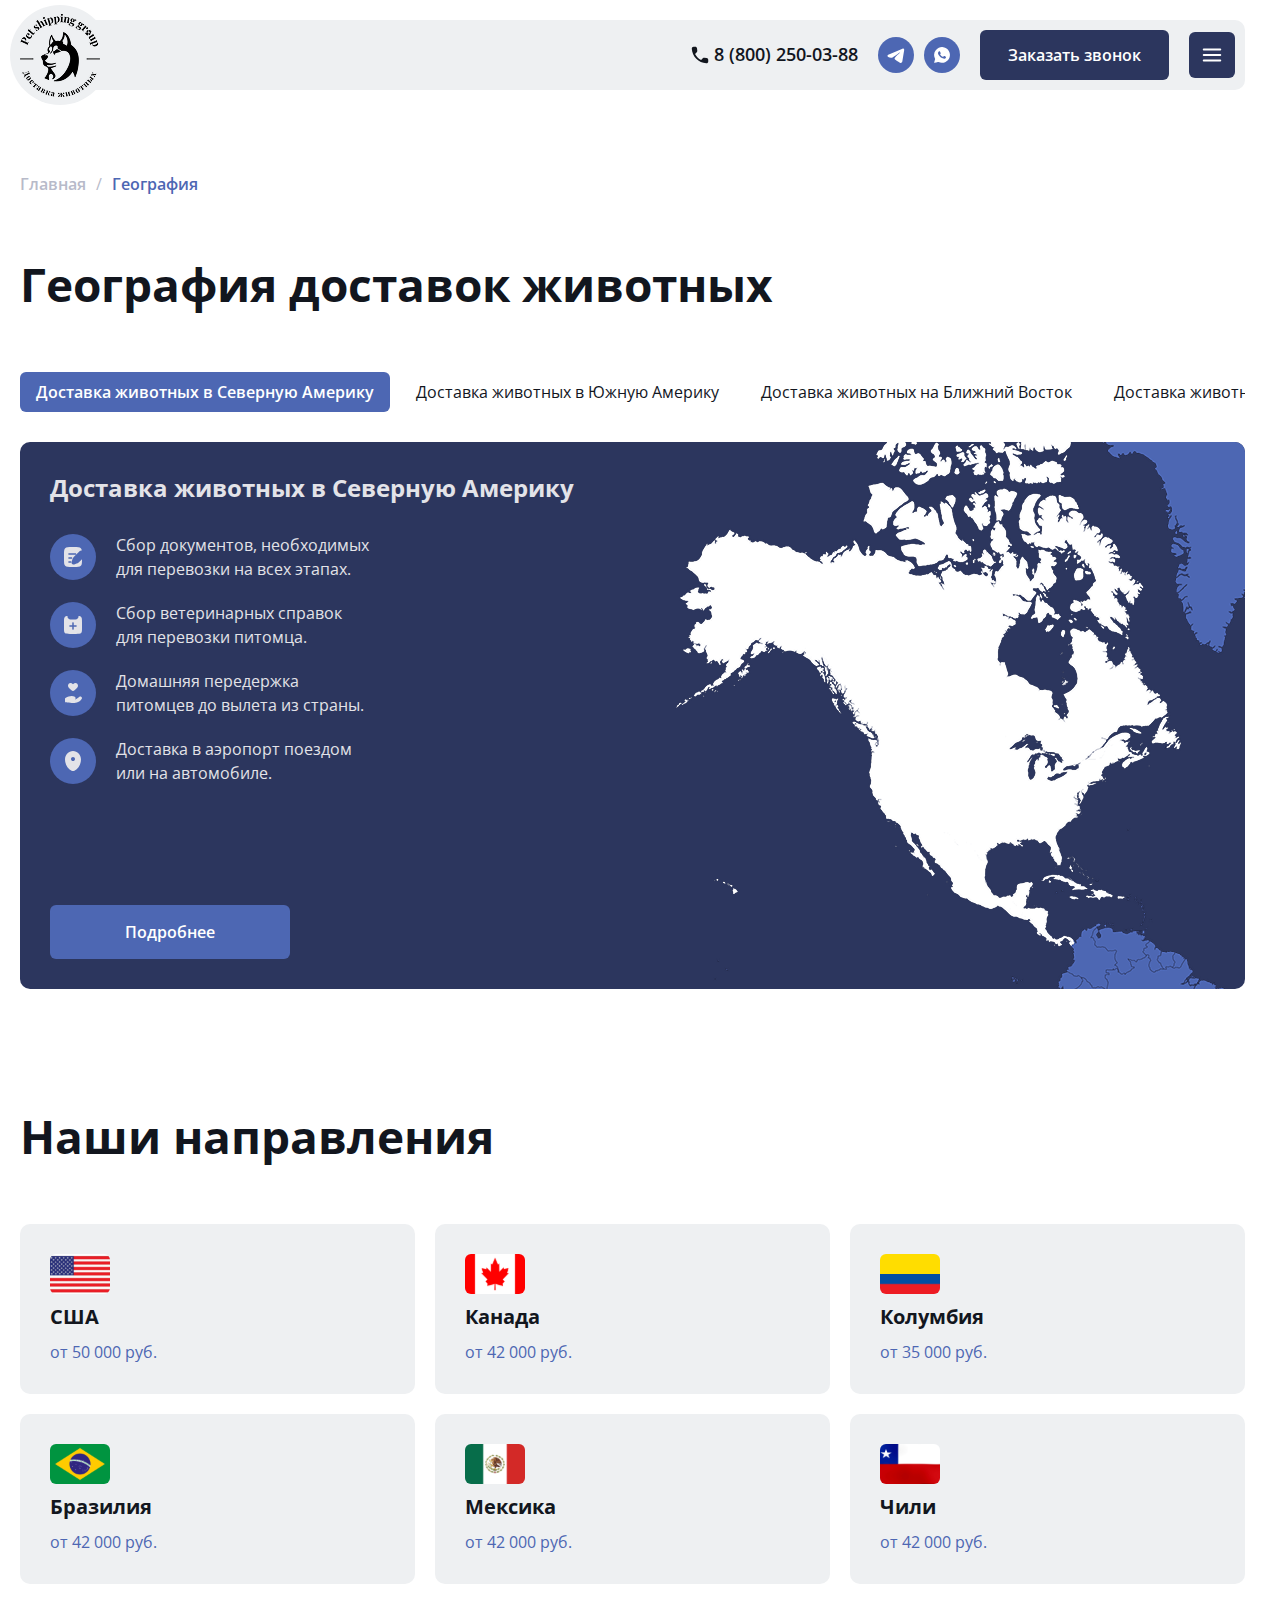
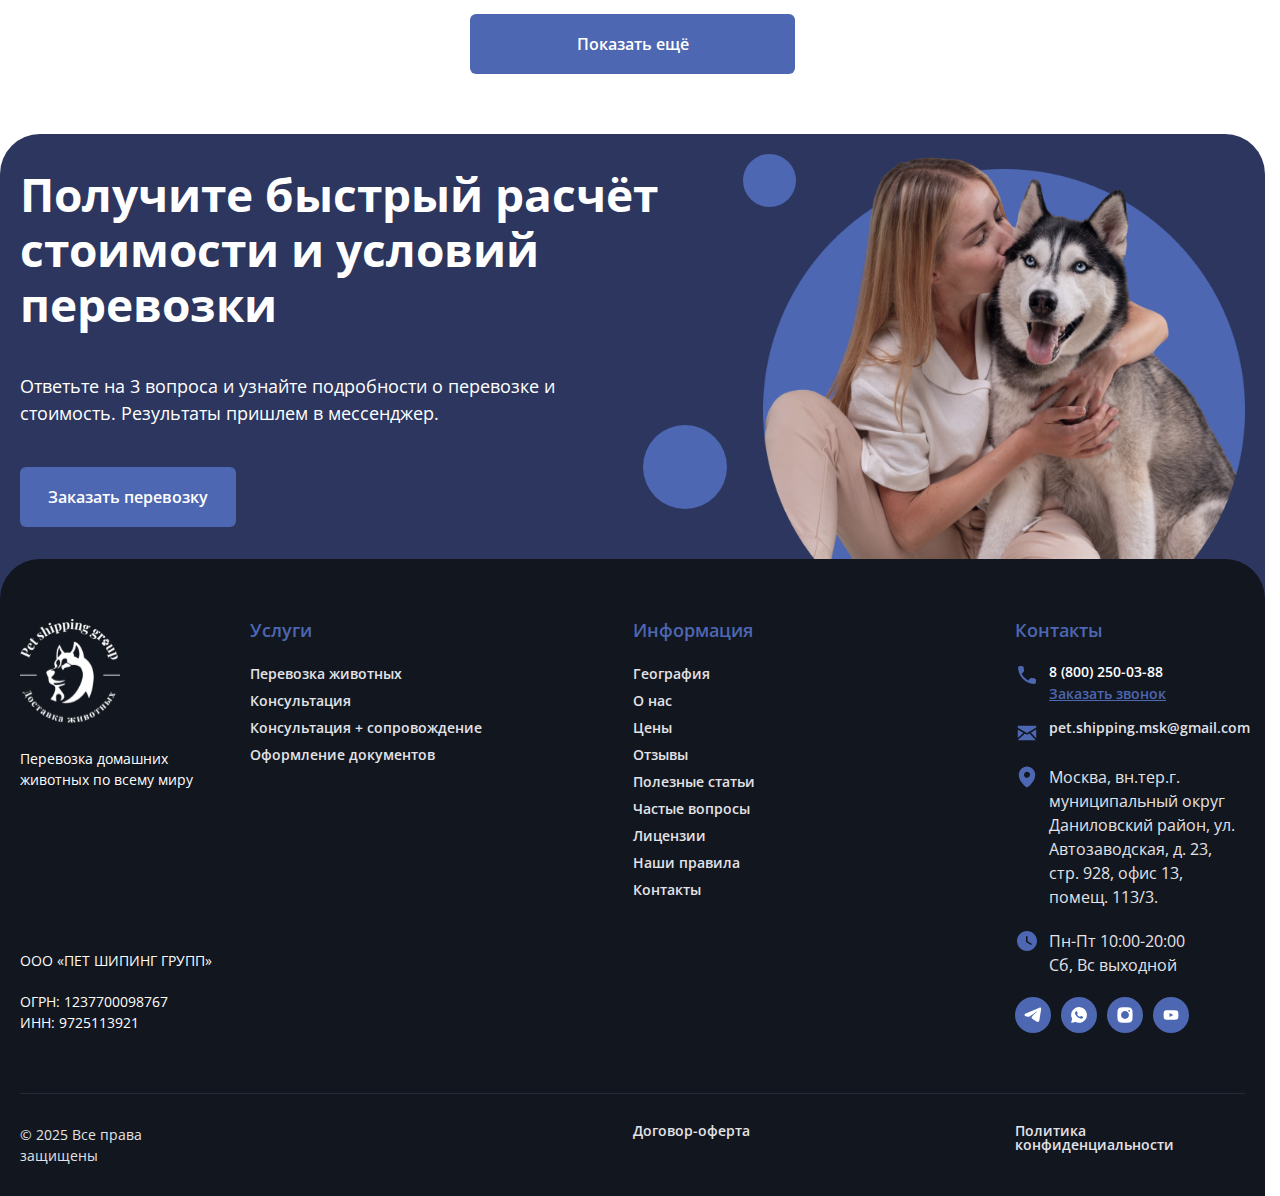
<file: geography.html>
<!DOCTYPE html>
<html lang="ru">

<head>
    <meta charset="UTF-8">
    <meta name="viewport" content="width=device-width, initial-scale=1.0">
    <title>Перевозка домашних животных по всему миру</title>
    <link rel="stylesheet" href="./styles/normolize.css">
    <link rel="stylesheet" href="./styles/lib/swiper-bundle.min.css">
    <link rel="stylesheet" href="./styles/lib/intlTelInput.css">
    <link rel="stylesheet" href="./styles/main.css">
    <script src="./scripts/lib/swiper-bundle.min.js" defer></script>
    <script src="./scripts/lib/intlTelInput.min.js" defer></script>
    <script src="./scripts/main.js" defer></script>
</head>

<body>
    <div class="wrapper">
        <header class="header">
            <div class="header__inner container">
                <div class="header__top layer-top header__top--grey">
                    <a href="./index.html" class="header__logo logo">
                        <img src="./images/logo.png" alt="logo" class="logo__img">
                    </a>

                    <nav class="header__nav menu">
                        <ul class="menu__list menu__list--cloumn">
                            <li class="menu__list-item">
                                <a href="./services.html" class="menu__list-link">Услуги</a>
                            </li>
                            <li class="menu__list-item">
                                <a href="./geography.html" class="menu__list-link">География</a>
                            </li>
                            <li class="menu__list-item">
                                <a href="./about-us.html" class="menu__list-link">О нас</a>
                            </li>
                            <li class="menu__list-item">
                                <a href="./prices.html" class="menu__list-link">Цены</a>
                            </li>
                            <li class="menu__list-item">
                                <a href="/" class="menu__list-link">Отзывы</a>
                            </li>
                            <li class="menu__list-item">
                                <a href="./articles-list.html" class="menu__list-link">Статьи</a>
                            </li>
                            <li class="menu__list-item">
                                <a href="/" class="menu__list-link">Контакты</a>
                            </li>
                        </ul>
                    </nav>

                    <div class="header__contacts contacts">
                        <a href="tel:88002500388" class="tel">
                            <img src="./images/phone.svg" alt="" class="tel__icon">
                            <span class="tel__text">8 (800) 250-03-88</span>
                        </a>

                        <div class="socials">
                            <ul class="socials__list">
                                <li class="socials__list-item">
                                    <a href="/" class="socials__list-link socials__list-link--tg">
                                        <img src="./images/tg.svg" alt="" width="18" height="15"
                                            class="socials__list-item-img">
                                    </a>
                                </li>
                                <li class="socials__list-item">
                                    <a href="/" class="socials__list-link socials__list-link--wa">
                                        <img src="./images/wa.svg" alt="" width="16" height="16"
                                            class="socials__list-item-img">
                                    </a>
                                </li>
                            </ul>
                        </div>

                        <button class="btn header__btn" type="button" data-js-popup-show="callback-popup">Заказать звонок</button>
                    </div>

                    <button type="button" class="burger" data-js-burger-open>
                        <img src="./images/header/burger.svg" alt="" class="burger__img">
                    </button>
                </div>
            </div>
            <div class="mobile-menu" data-js-mobile-menu>
                <button type="button" class="mobile-menu__close" data-js-mobile-menu-close>
                    <img src="./images/header/burger-close.svg" alt="" class="mobile-menu__close-img">
                </button>

                <div class="mobile-menu__inner">
                    <a href="./index.html" class="mobile-menu__logo logo">
                        <img src="./images/logo.png" alt="logo" class="logo__img">
                    </a>

                    <nav class="mobile-menu__nav menu">
                        <ul class="menu__list">
                            <li class="menu__list-item">
                                <a href="./services.html" class="menu__list-link">Услуги</a>
                            </li>
                            <li class="menu__list-item">
                                <a href="./geography.html" class="menu__list-link">География</a>
                            </li>
                            <li class="menu__list-item">
                                <a href="./about-us.html" class="menu__list-link">О нас</a>
                            </li>
                            <li class="menu__list-item">
                                <a href="./prices.html" class="menu__list-link">Цены</a>
                            </li>
                            <li class="menu__list-item">
                                <a href="/" class="menu__list-link">Отзывы</a>
                            </li>
                            <li class="menu__list-item">
                                <a href="./articles-list.html" class="menu__list-link">Статьи</a>
                            </li>
                            <li class="menu__list-item">
                                <a href="/" class="menu__list-link">Контакты</a>
                            </li>
                        </ul>
                    </nav>

                    <div class="mobile-menu__bottom">
                        <a href="tel:88002500388" class="mobile-menu__tel">
                            <img src="./images/phone-blue.svg" alt="" class="tel__icon">
                            <span class="tel__text">8 (800) 250-03-88</span>
                        </a>

                        <a href="mailto:pet.shipping.msk@gmail.com" class="mobile-menu__email">
                            <img src="./images/email.svg" alt="" class="mobile-menu__email-img">
                            <span class="mobile-menu__email text">pet.shipping.msk@gmail.com</span>
                        </a>

                        <div class="socials">
                            <ul class="socials__list">
                                <li class="socials__list-item">
                                    <a href="/" class="socials__list-link socials__list-link--tg">
                                        <img src="./images/tg.svg" alt="" width="18" height="15"
                                            class="socials__list-item-img">
                                    </a>
                                </li>
                                <li class="socials__list-item">
                                    <a href="/" class="socials__list-link socials__list-link--wa">
                                        <img src="./images/wa.svg" alt="" width="16" height="16"
                                            class="socials__list-item-img">
                                    </a>
                                </li>
                                <li class="socials__list-item">
                                    <a href="/" class="socials__list-link socials__list-link--inst">
                                        <img src="./images/inst.svg" alt="" width="16" height="16"
                                            class="socials__list-item-img">
                                    </a>
                                </li>
                                <li class="socials__list-item">
                                    <a href="/" class="socials__list-link socials__list-link--yt">
                                        <img src="./images/yt.svg" alt="" width="16" height="16"
                                            class="socials__list-item-img">
                                    </a>
                                </li>
                            </ul>
                        </div>

                        <button class="mobile-menu__btn btn btn--light" type="button" data-js-popup-show="callback-popup">Заказать звонок</button>
                    </div>
                </div>
            </div>
        </header>

        <main class="main">
            <div class="breadcrumbs">
                <div class="breadcrumbs__inner container">
                    <ul class="breadcrumbs__list">
                        <li class="breadcrumbs__list-item">
                            <a href="./index.html" class="breadcrumbs__link">Главная</a>
                        </li>
                        <li class="breadcrumbs__list-item">
                            <a href="./services.html" class="breadcrumbs__link">География</a>
                        </li>
                    </ul>
                </div>
            </div>

            <section class="section">
                <div class="section__header container">
                    <h2 class="section__title title-second">География доставок животных</h2>
                </div>

                <div class="tabs" data-js-tabs>
                    <div class="tabs__inner container">
                        <div class="tabs__header">
                            <ul class="tabs__list-trigger">
                                <li class="tabs__list-item-trigger">
                                    <button class="tabs__btn-trugger active" type="button"
                                        data-js-tabs-trigger="north-america">Доставка животных в Северную
                                        Америку</button>
                                </li>
                                <li class="tabs__list-item-trigger">
                                    <button class="tabs__btn-trugger" type="button"
                                        data-js-tabs-trigger="south-america">Доставка животных в Южную Америку</button>
                                </li>
                                <li class="tabs__list-item-trigger">
                                    <button class="tabs__btn-trugger" type="button"
                                        data-js-tabs-trigger="middle-east">Доставка животных на Ближний Восток</button>
                                </li>
                                <li class="tabs__list-item-trigger">
                                    <button class="tabs__btn-trugger" type="button"
                                        data-js-tabs-trigger="africa">Доставка животных в Африку</button>
                                </li>
                                <li class="tabs__list-item-trigger">
                                    <button class="tabs__btn-trugger" type="button"
                                        data-js-tabs-trigger="europe">Доставка животных в Европу</button>
                                </li>
                                <li class="tabs__list-item-trigger">
                                    <button class="tabs__btn-trugger" type="button" data-js-tabs-trigger="asia">Доставка
                                        животных в Азию</button>
                                </li>
                            </ul>
                        </div>

                        <div class="tabs__body">
                            <ul class="tabs__list-elements">
                                <li class="tabs__list-elements-item">
                                    <div class="tabs__wrap active" data-js-tabs-element="north-america">
                                        <div class="tabs-element">
                                            <div class="tabs-element__title">Доставка животных в Северную Америку</div>
    
                                            <ul class="tabs-element__list">
                                                <li class="tabs-element__list-item">
                                                    <div class="tabs-element__list-icon">
                                                        <svg width="18" height="20" viewBox="0 0 18 20" fill="none"
                                                            xmlns="http://www.w3.org/2000/svg">
                                                            <path fill-rule="evenodd" clip-rule="evenodd"
                                                                d="M1.172 1.172C-1.19209e-07 2.343 0 4.229 0 8V12C0 15.771 -1.19209e-07 17.657 1.172 18.828C2.344 19.999 4.229 20 8 20H10C13.771 20 15.657 20 16.828 18.828C17.981 17.676 18 15.832 18 12.18L15.182 14.998C14.912 15.268 14.691 15.489 14.442 15.684C14.1499 15.9128 13.8333 16.1083 13.498 16.267C13.1911 16.4051 12.8758 16.5236 12.554 16.622L10.242 17.393C9.87498 17.5154 9.48113 17.5332 9.10458 17.4443C8.72804 17.3554 8.38368 17.1635 8.11011 16.8899C7.83654 16.6163 7.64456 16.272 7.5557 15.8954C7.46684 15.5189 7.4846 15.125 7.607 14.758L7.881 13.938L8.356 12.512L8.377 12.446C8.498 12.084 8.597 11.788 8.733 11.502C8.893 11.166 9.08733 10.8517 9.316 10.559C9.511 10.309 9.732 10.089 10.002 9.819L14.008 5.812L15.12 4.7L15.247 4.573C15.5868 4.23215 15.9907 3.96188 16.4353 3.77773C16.88 3.59358 17.3567 3.49919 17.838 3.5C17.687 2.47 17.394 1.737 16.828 1.172C15.657 -1.19209e-07 13.771 0 10 0H8C4.229 0 2.343 -1.19209e-07 1.172 1.172ZM4.25 7C4.25 6.80109 4.32902 6.61032 4.46967 6.46967C4.61032 6.32902 4.80109 6.25 5 6.25H11.5C11.6989 6.25 11.8897 6.32902 12.0303 6.46967C12.171 6.61032 12.25 6.80109 12.25 7C12.25 7.19891 12.171 7.38968 12.0303 7.53033C11.8897 7.67098 11.6989 7.75 11.5 7.75H5C4.80109 7.75 4.61032 7.67098 4.46967 7.53033C4.32902 7.38968 4.25 7.19891 4.25 7ZM4.25 11C4.25 10.8011 4.32902 10.6103 4.46967 10.4697C4.61032 10.329 4.80109 10.25 5 10.25H7.5C7.69891 10.25 7.88968 10.329 8.03033 10.4697C8.17098 10.6103 8.25 10.8011 8.25 11C8.25 11.1989 8.17098 11.3897 8.03033 11.5303C7.88968 11.671 7.69891 11.75 7.5 11.75H5C4.80109 11.75 4.61032 11.671 4.46967 11.5303C4.32902 11.3897 4.25 11.1989 4.25 11ZM4.25 15C4.25 14.8011 4.32902 14.6103 4.46967 14.4697C4.61032 14.329 4.80109 14.25 5 14.25H6.5C6.69891 14.25 6.88968 14.329 7.03033 14.4697C7.17098 14.6103 7.25 14.8011 7.25 15C7.25 15.1989 7.17098 15.3897 7.03033 15.5303C6.88968 15.671 6.69891 15.75 6.5 15.75H5C4.80109 15.75 4.61032 15.671 4.46967 15.5303C4.32902 15.3897 4.25 15.1989 4.25 15Z"
                                                                fill="white" />
                                                        </svg>
                                                    </div>
                                                    <div class="tabs-element__list-text">Сбор документов, необходимых для
                                                        перевозки на всех этапах.</div>
                                                </li>
                                                <li class="tabs-element__list-item">
                                                    <div class="tabs-element__list-icon">
                                                        <svg width="18" height="18" viewBox="0 0 18 18" fill="none"
                                                            xmlns="http://www.w3.org/2000/svg">
                                                            <path fill-rule="evenodd" clip-rule="evenodd"
                                                                d="M0.879 0.877109C1.448 0.307109 2.242 0.107109 3.5 0.0371094V0.500109C3.5 1.29576 3.81607 2.05882 4.37868 2.62143C4.94129 3.18404 5.70435 3.50011 6.5 3.50011H11.5C12.2956 3.50011 13.0587 3.18404 13.6213 2.62143C14.1839 2.05882 14.5 1.29576 14.5 0.500109V0.0371094C15.758 0.107109 16.552 0.307109 17.121 0.877109C18 1.75611 18 3.17011 18 5.99811V11.9981C18 14.8271 18 16.2411 17.121 17.1201C16.243 17.9981 14.828 17.9981 12 17.9981H6C3.172 17.9981 1.757 17.9981 0.879 17.1201C-5.96046e-08 16.2401 0 14.8271 0 11.9981V5.99811C0 3.17011 -5.96046e-08 1.75611 0.879 0.877109ZM9.75 7.00011C9.75 6.8012 9.67098 6.61043 9.53033 6.46978C9.38968 6.32913 9.19891 6.25011 9 6.25011C8.80109 6.25011 8.61032 6.32913 8.46967 6.46978C8.32902 6.61043 8.25 6.8012 8.25 7.00011V9.25011H6C5.80109 9.25011 5.61032 9.32913 5.46967 9.46978C5.32902 9.61043 5.25 9.8012 5.25 10.0001C5.25 10.199 5.32902 10.3898 5.46967 10.5304C5.61032 10.6711 5.80109 10.7501 6 10.7501H8.25V13.0001C8.25 13.199 8.32902 13.3898 8.46967 13.5304C8.61032 13.6711 8.80109 13.7501 9 13.7501C9.19891 13.7501 9.38968 13.6711 9.53033 13.5304C9.67098 13.3898 9.75 13.199 9.75 13.0001V10.7501H12C12.1989 10.7501 12.3897 10.6711 12.5303 10.5304C12.671 10.3898 12.75 10.199 12.75 10.0001C12.75 9.8012 12.671 9.61043 12.5303 9.46978C12.3897 9.32913 12.1989 9.25011 12 9.25011H9.75V7.00011Z"
                                                                fill="white" />
                                                        </svg>
                                                    </div>
                                                    <div class="tabs-element__list-text">Сбор ветеринарных справок для
                                                        перевозки питомца.</div>
                                                </li>
                                                <li class="tabs-element__list-item">
                                                    <div class="tabs-element__list-icon">
                                                        <svg width="17" height="20" viewBox="0 0 17 20" fill="none"
                                                            xmlns="http://www.w3.org/2000/svg">
                                                            <path
                                                                d="M3 2.83023C3 4.37723 4.726 6.00823 6.15 7.09023C6.949 7.69623 7.348 8.00023 8 8.00023C8.652 8.00023 9.051 7.69623 9.85 7.09023C11.274 6.00723 13 4.37623 13 2.83023C13 0.0402288 10.25 -1.00277 8 1.15323C5.75 -1.00277 3 0.0402288 3 2.83023ZM2.26 19.3882H2C1.057 19.3882 0.586 19.3882 0.293 19.0952C2.08616e-07 18.8042 0 18.3322 0 17.3892V16.2772C0 15.7592 -1.04308e-07 15.5002 0.133 15.2682C0.266 15.0362 0.467 14.9202 0.869 14.6862C3.515 13.1472 7.272 12.2812 9.779 13.7762C9.94767 13.8769 10.0977 13.9996 10.229 14.1442C10.3636 14.2913 10.4672 14.4639 10.5339 14.6517C10.6006 14.8396 10.6289 15.0389 10.6171 15.2379C10.6054 15.4368 10.5538 15.6315 10.4655 15.8102C10.3772 15.9889 10.2539 16.148 10.103 16.2782C9.98276 16.3924 9.83603 16.4749 9.676 16.5182C9.796 16.5042 9.911 16.4886 10.021 16.4712C10.932 16.3262 11.697 15.8382 12.397 15.3092L14.205 13.9442C14.5277 13.71 14.9163 13.5839 15.315 13.5839C15.7137 13.5839 16.1023 13.71 16.425 13.9442C16.998 14.3772 17.174 15.0902 16.811 15.6722C16.388 16.3502 15.792 17.2172 15.22 17.7472C14.648 18.2772 13.794 18.7512 13.098 19.0872C12.326 19.4602 11.474 19.6742 10.607 19.8152C8.849 20.0992 7.017 20.0552 5.277 19.6972C4.28432 19.4929 3.27349 19.3887 2.26 19.3882Z"
                                                                fill="white" />
                                                        </svg>
                                                    </div>
                                                    <div class="tabs-element__list-text">Домашняя передержка питомцев до
                                                        вылета из страны.</div>
                                                </li>
                                                <li class="tabs-element__list-item">
                                                    <div class="tabs-element__list-icon">
                                                        <svg width="16" height="20" viewBox="0 0 16 20" fill="none"
                                                            xmlns="http://www.w3.org/2000/svg">
                                                            <path fill-rule="evenodd" clip-rule="evenodd"
                                                                d="M8 0C3.582 0 0 4.003 0 8.5C0 12.962 2.553 17.812 6.537 19.674C6.99492 19.8884 7.49437 19.9996 8 19.9996C8.50563 19.9996 9.00508 19.8884 9.463 19.674C13.447 17.812 16 12.962 16 8.5C16 4.003 12.418 0 8 0ZM8 10C8.53043 10 9.03914 9.78929 9.41421 9.41421C9.78929 9.03914 10 8.53043 10 8C10 7.46957 9.78929 6.96086 9.41421 6.58579C9.03914 6.21071 8.53043 6 8 6C7.46957 6 6.96086 6.21071 6.58579 6.58579C6.21071 6.96086 6 7.46957 6 8C6 8.53043 6.21071 9.03914 6.58579 9.41421C6.96086 9.78929 7.46957 10 8 10Z"
                                                                fill="white" />
                                                        </svg>
                                                    </div>
                                                    <div class="tabs-element__list-text">Доставка в аэропорт поездом или на
                                                        автомобиле.</div>
                                                </li>
                                            </ul>
    
                                            <a href="/" class="tabs-element__btn">Подробнее</a>
    
                                            <img src="./images/tabs/delivery-1.png" alt="" class="tabs-element__img">
                                        </div>
                                    </div>
                                </li>
                                <li class="tabs__list-elements-item">
                                    <div class="tabs__wrap" data-js-tabs-element="south-america">
                                        <div class="tabs-element">
                                            <div class="tabs-element__title">Доставка животных в Южную Америку</div>
    
                                            <ul class="tabs-element__list">
                                                <li class="tabs-element__list-item">
                                                    <div class="tabs-element__list-icon">
                                                        <svg width="18" height="20" viewBox="0 0 18 20" fill="none"
                                                            xmlns="http://www.w3.org/2000/svg">
                                                            <path fill-rule="evenodd" clip-rule="evenodd"
                                                                d="M1.172 1.172C-1.19209e-07 2.343 0 4.229 0 8V12C0 15.771 -1.19209e-07 17.657 1.172 18.828C2.344 19.999 4.229 20 8 20H10C13.771 20 15.657 20 16.828 18.828C17.981 17.676 18 15.832 18 12.18L15.182 14.998C14.912 15.268 14.691 15.489 14.442 15.684C14.1499 15.9128 13.8333 16.1083 13.498 16.267C13.1911 16.4051 12.8758 16.5236 12.554 16.622L10.242 17.393C9.87498 17.5154 9.48113 17.5332 9.10458 17.4443C8.72804 17.3554 8.38368 17.1635 8.11011 16.8899C7.83654 16.6163 7.64456 16.272 7.5557 15.8954C7.46684 15.5189 7.4846 15.125 7.607 14.758L7.881 13.938L8.356 12.512L8.377 12.446C8.498 12.084 8.597 11.788 8.733 11.502C8.893 11.166 9.08733 10.8517 9.316 10.559C9.511 10.309 9.732 10.089 10.002 9.819L14.008 5.812L15.12 4.7L15.247 4.573C15.5868 4.23215 15.9907 3.96188 16.4353 3.77773C16.88 3.59358 17.3567 3.49919 17.838 3.5C17.687 2.47 17.394 1.737 16.828 1.172C15.657 -1.19209e-07 13.771 0 10 0H8C4.229 0 2.343 -1.19209e-07 1.172 1.172ZM4.25 7C4.25 6.80109 4.32902 6.61032 4.46967 6.46967C4.61032 6.32902 4.80109 6.25 5 6.25H11.5C11.6989 6.25 11.8897 6.32902 12.0303 6.46967C12.171 6.61032 12.25 6.80109 12.25 7C12.25 7.19891 12.171 7.38968 12.0303 7.53033C11.8897 7.67098 11.6989 7.75 11.5 7.75H5C4.80109 7.75 4.61032 7.67098 4.46967 7.53033C4.32902 7.38968 4.25 7.19891 4.25 7ZM4.25 11C4.25 10.8011 4.32902 10.6103 4.46967 10.4697C4.61032 10.329 4.80109 10.25 5 10.25H7.5C7.69891 10.25 7.88968 10.329 8.03033 10.4697C8.17098 10.6103 8.25 10.8011 8.25 11C8.25 11.1989 8.17098 11.3897 8.03033 11.5303C7.88968 11.671 7.69891 11.75 7.5 11.75H5C4.80109 11.75 4.61032 11.671 4.46967 11.5303C4.32902 11.3897 4.25 11.1989 4.25 11ZM4.25 15C4.25 14.8011 4.32902 14.6103 4.46967 14.4697C4.61032 14.329 4.80109 14.25 5 14.25H6.5C6.69891 14.25 6.88968 14.329 7.03033 14.4697C7.17098 14.6103 7.25 14.8011 7.25 15C7.25 15.1989 7.17098 15.3897 7.03033 15.5303C6.88968 15.671 6.69891 15.75 6.5 15.75H5C4.80109 15.75 4.61032 15.671 4.46967 15.5303C4.32902 15.3897 4.25 15.1989 4.25 15Z"
                                                                fill="white" />
                                                        </svg>
                                                    </div>
                                                    <div class="tabs-element__list-text">Сбор документов, необходимых для
                                                        перевозки на всех этапах.</div>
                                                </li>
                                                <li class="tabs-element__list-item">
                                                    <div class="tabs-element__list-icon">
                                                        <svg width="18" height="18" viewBox="0 0 18 18" fill="none"
                                                            xmlns="http://www.w3.org/2000/svg">
                                                            <path fill-rule="evenodd" clip-rule="evenodd"
                                                                d="M0.879 0.877109C1.448 0.307109 2.242 0.107109 3.5 0.0371094V0.500109C3.5 1.29576 3.81607 2.05882 4.37868 2.62143C4.94129 3.18404 5.70435 3.50011 6.5 3.50011H11.5C12.2956 3.50011 13.0587 3.18404 13.6213 2.62143C14.1839 2.05882 14.5 1.29576 14.5 0.500109V0.0371094C15.758 0.107109 16.552 0.307109 17.121 0.877109C18 1.75611 18 3.17011 18 5.99811V11.9981C18 14.8271 18 16.2411 17.121 17.1201C16.243 17.9981 14.828 17.9981 12 17.9981H6C3.172 17.9981 1.757 17.9981 0.879 17.1201C-5.96046e-08 16.2401 0 14.8271 0 11.9981V5.99811C0 3.17011 -5.96046e-08 1.75611 0.879 0.877109ZM9.75 7.00011C9.75 6.8012 9.67098 6.61043 9.53033 6.46978C9.38968 6.32913 9.19891 6.25011 9 6.25011C8.80109 6.25011 8.61032 6.32913 8.46967 6.46978C8.32902 6.61043 8.25 6.8012 8.25 7.00011V9.25011H6C5.80109 9.25011 5.61032 9.32913 5.46967 9.46978C5.32902 9.61043 5.25 9.8012 5.25 10.0001C5.25 10.199 5.32902 10.3898 5.46967 10.5304C5.61032 10.6711 5.80109 10.7501 6 10.7501H8.25V13.0001C8.25 13.199 8.32902 13.3898 8.46967 13.5304C8.61032 13.6711 8.80109 13.7501 9 13.7501C9.19891 13.7501 9.38968 13.6711 9.53033 13.5304C9.67098 13.3898 9.75 13.199 9.75 13.0001V10.7501H12C12.1989 10.7501 12.3897 10.6711 12.5303 10.5304C12.671 10.3898 12.75 10.199 12.75 10.0001C12.75 9.8012 12.671 9.61043 12.5303 9.46978C12.3897 9.32913 12.1989 9.25011 12 9.25011H9.75V7.00011Z"
                                                                fill="white" />
                                                        </svg>
                                                    </div>
                                                    <div class="tabs-element__list-text">Сбор ветеринарных справок для
                                                        перевозки питомца.</div>
                                                </li>
                                                <li class="tabs-element__list-item">
                                                    <div class="tabs-element__list-icon">
                                                        <svg width="17" height="20" viewBox="0 0 17 20" fill="none"
                                                            xmlns="http://www.w3.org/2000/svg">
                                                            <path
                                                                d="M3 2.83023C3 4.37723 4.726 6.00823 6.15 7.09023C6.949 7.69623 7.348 8.00023 8 8.00023C8.652 8.00023 9.051 7.69623 9.85 7.09023C11.274 6.00723 13 4.37623 13 2.83023C13 0.0402288 10.25 -1.00277 8 1.15323C5.75 -1.00277 3 0.0402288 3 2.83023ZM2.26 19.3882H2C1.057 19.3882 0.586 19.3882 0.293 19.0952C2.08616e-07 18.8042 0 18.3322 0 17.3892V16.2772C0 15.7592 -1.04308e-07 15.5002 0.133 15.2682C0.266 15.0362 0.467 14.9202 0.869 14.6862C3.515 13.1472 7.272 12.2812 9.779 13.7762C9.94767 13.8769 10.0977 13.9996 10.229 14.1442C10.3636 14.2913 10.4672 14.4639 10.5339 14.6517C10.6006 14.8396 10.6289 15.0389 10.6171 15.2379C10.6054 15.4368 10.5538 15.6315 10.4655 15.8102C10.3772 15.9889 10.2539 16.148 10.103 16.2782C9.98276 16.3924 9.83603 16.4749 9.676 16.5182C9.796 16.5042 9.911 16.4886 10.021 16.4712C10.932 16.3262 11.697 15.8382 12.397 15.3092L14.205 13.9442C14.5277 13.71 14.9163 13.5839 15.315 13.5839C15.7137 13.5839 16.1023 13.71 16.425 13.9442C16.998 14.3772 17.174 15.0902 16.811 15.6722C16.388 16.3502 15.792 17.2172 15.22 17.7472C14.648 18.2772 13.794 18.7512 13.098 19.0872C12.326 19.4602 11.474 19.6742 10.607 19.8152C8.849 20.0992 7.017 20.0552 5.277 19.6972C4.28432 19.4929 3.27349 19.3887 2.26 19.3882Z"
                                                                fill="white" />
                                                        </svg>
                                                    </div>
                                                    <div class="tabs-element__list-text">Домашняя передержка питомцев до
                                                        вылета из страны.</div>
                                                </li>
                                                <li class="tabs-element__list-item">
                                                    <div class="tabs-element__list-icon">
                                                        <svg width="16" height="20" viewBox="0 0 16 20" fill="none"
                                                            xmlns="http://www.w3.org/2000/svg">
                                                            <path fill-rule="evenodd" clip-rule="evenodd"
                                                                d="M8 0C3.582 0 0 4.003 0 8.5C0 12.962 2.553 17.812 6.537 19.674C6.99492 19.8884 7.49437 19.9996 8 19.9996C8.50563 19.9996 9.00508 19.8884 9.463 19.674C13.447 17.812 16 12.962 16 8.5C16 4.003 12.418 0 8 0ZM8 10C8.53043 10 9.03914 9.78929 9.41421 9.41421C9.78929 9.03914 10 8.53043 10 8C10 7.46957 9.78929 6.96086 9.41421 6.58579C9.03914 6.21071 8.53043 6 8 6C7.46957 6 6.96086 6.21071 6.58579 6.58579C6.21071 6.96086 6 7.46957 6 8C6 8.53043 6.21071 9.03914 6.58579 9.41421C6.96086 9.78929 7.46957 10 8 10Z"
                                                                fill="white" />
                                                        </svg>
                                                    </div>
                                                    <div class="tabs-element__list-text">Доставка в аэропорт поездом или на
                                                        автомобиле.</div>
                                                </li>
                                            </ul>
    
                                            <a href="/" class="tabs-element__btn">Подробнее</a>
    
                                            <img src="./images/tabs/delivery-2.png" alt="" class="tabs-element__img">
                                        </div>
                                    </div>
                                </li>
                                <li class="tabs__list-elements-item">
                                    <div class="tabs__wrap" data-js-tabs-element="middle-east">
                                        <div class="tabs-element">
                                            <div class="tabs-element__title">Доставка животных на Ближний Восток</div>
    
                                            <ul class="tabs-element__list">
                                                <li class="tabs-element__list-item">
                                                    <div class="tabs-element__list-icon">
                                                        <svg width="18" height="20" viewBox="0 0 18 20" fill="none"
                                                            xmlns="http://www.w3.org/2000/svg">
                                                            <path fill-rule="evenodd" clip-rule="evenodd"
                                                                d="M1.172 1.172C-1.19209e-07 2.343 0 4.229 0 8V12C0 15.771 -1.19209e-07 17.657 1.172 18.828C2.344 19.999 4.229 20 8 20H10C13.771 20 15.657 20 16.828 18.828C17.981 17.676 18 15.832 18 12.18L15.182 14.998C14.912 15.268 14.691 15.489 14.442 15.684C14.1499 15.9128 13.8333 16.1083 13.498 16.267C13.1911 16.4051 12.8758 16.5236 12.554 16.622L10.242 17.393C9.87498 17.5154 9.48113 17.5332 9.10458 17.4443C8.72804 17.3554 8.38368 17.1635 8.11011 16.8899C7.83654 16.6163 7.64456 16.272 7.5557 15.8954C7.46684 15.5189 7.4846 15.125 7.607 14.758L7.881 13.938L8.356 12.512L8.377 12.446C8.498 12.084 8.597 11.788 8.733 11.502C8.893 11.166 9.08733 10.8517 9.316 10.559C9.511 10.309 9.732 10.089 10.002 9.819L14.008 5.812L15.12 4.7L15.247 4.573C15.5868 4.23215 15.9907 3.96188 16.4353 3.77773C16.88 3.59358 17.3567 3.49919 17.838 3.5C17.687 2.47 17.394 1.737 16.828 1.172C15.657 -1.19209e-07 13.771 0 10 0H8C4.229 0 2.343 -1.19209e-07 1.172 1.172ZM4.25 7C4.25 6.80109 4.32902 6.61032 4.46967 6.46967C4.61032 6.32902 4.80109 6.25 5 6.25H11.5C11.6989 6.25 11.8897 6.32902 12.0303 6.46967C12.171 6.61032 12.25 6.80109 12.25 7C12.25 7.19891 12.171 7.38968 12.0303 7.53033C11.8897 7.67098 11.6989 7.75 11.5 7.75H5C4.80109 7.75 4.61032 7.67098 4.46967 7.53033C4.32902 7.38968 4.25 7.19891 4.25 7ZM4.25 11C4.25 10.8011 4.32902 10.6103 4.46967 10.4697C4.61032 10.329 4.80109 10.25 5 10.25H7.5C7.69891 10.25 7.88968 10.329 8.03033 10.4697C8.17098 10.6103 8.25 10.8011 8.25 11C8.25 11.1989 8.17098 11.3897 8.03033 11.5303C7.88968 11.671 7.69891 11.75 7.5 11.75H5C4.80109 11.75 4.61032 11.671 4.46967 11.5303C4.32902 11.3897 4.25 11.1989 4.25 11ZM4.25 15C4.25 14.8011 4.32902 14.6103 4.46967 14.4697C4.61032 14.329 4.80109 14.25 5 14.25H6.5C6.69891 14.25 6.88968 14.329 7.03033 14.4697C7.17098 14.6103 7.25 14.8011 7.25 15C7.25 15.1989 7.17098 15.3897 7.03033 15.5303C6.88968 15.671 6.69891 15.75 6.5 15.75H5C4.80109 15.75 4.61032 15.671 4.46967 15.5303C4.32902 15.3897 4.25 15.1989 4.25 15Z"
                                                                fill="white" />
                                                        </svg>
                                                    </div>
                                                    <div class="tabs-element__list-text">Сбор документов, необходимых для
                                                        перевозки на всех этапах.</div>
                                                </li>
                                                <li class="tabs-element__list-item">
                                                    <div class="tabs-element__list-icon">
                                                        <svg width="18" height="18" viewBox="0 0 18 18" fill="none"
                                                            xmlns="http://www.w3.org/2000/svg">
                                                            <path fill-rule="evenodd" clip-rule="evenodd"
                                                                d="M0.879 0.877109C1.448 0.307109 2.242 0.107109 3.5 0.0371094V0.500109C3.5 1.29576 3.81607 2.05882 4.37868 2.62143C4.94129 3.18404 5.70435 3.50011 6.5 3.50011H11.5C12.2956 3.50011 13.0587 3.18404 13.6213 2.62143C14.1839 2.05882 14.5 1.29576 14.5 0.500109V0.0371094C15.758 0.107109 16.552 0.307109 17.121 0.877109C18 1.75611 18 3.17011 18 5.99811V11.9981C18 14.8271 18 16.2411 17.121 17.1201C16.243 17.9981 14.828 17.9981 12 17.9981H6C3.172 17.9981 1.757 17.9981 0.879 17.1201C-5.96046e-08 16.2401 0 14.8271 0 11.9981V5.99811C0 3.17011 -5.96046e-08 1.75611 0.879 0.877109ZM9.75 7.00011C9.75 6.8012 9.67098 6.61043 9.53033 6.46978C9.38968 6.32913 9.19891 6.25011 9 6.25011C8.80109 6.25011 8.61032 6.32913 8.46967 6.46978C8.32902 6.61043 8.25 6.8012 8.25 7.00011V9.25011H6C5.80109 9.25011 5.61032 9.32913 5.46967 9.46978C5.32902 9.61043 5.25 9.8012 5.25 10.0001C5.25 10.199 5.32902 10.3898 5.46967 10.5304C5.61032 10.6711 5.80109 10.7501 6 10.7501H8.25V13.0001C8.25 13.199 8.32902 13.3898 8.46967 13.5304C8.61032 13.6711 8.80109 13.7501 9 13.7501C9.19891 13.7501 9.38968 13.6711 9.53033 13.5304C9.67098 13.3898 9.75 13.199 9.75 13.0001V10.7501H12C12.1989 10.7501 12.3897 10.6711 12.5303 10.5304C12.671 10.3898 12.75 10.199 12.75 10.0001C12.75 9.8012 12.671 9.61043 12.5303 9.46978C12.3897 9.32913 12.1989 9.25011 12 9.25011H9.75V7.00011Z"
                                                                fill="white" />
                                                        </svg>
                                                    </div>
                                                    <div class="tabs-element__list-text">Сбор ветеринарных справок для
                                                        перевозки питомца.</div>
                                                </li>
                                                <li class="tabs-element__list-item">
                                                    <div class="tabs-element__list-icon">
                                                        <svg width="17" height="20" viewBox="0 0 17 20" fill="none"
                                                            xmlns="http://www.w3.org/2000/svg">
                                                            <path
                                                                d="M3 2.83023C3 4.37723 4.726 6.00823 6.15 7.09023C6.949 7.69623 7.348 8.00023 8 8.00023C8.652 8.00023 9.051 7.69623 9.85 7.09023C11.274 6.00723 13 4.37623 13 2.83023C13 0.0402288 10.25 -1.00277 8 1.15323C5.75 -1.00277 3 0.0402288 3 2.83023ZM2.26 19.3882H2C1.057 19.3882 0.586 19.3882 0.293 19.0952C2.08616e-07 18.8042 0 18.3322 0 17.3892V16.2772C0 15.7592 -1.04308e-07 15.5002 0.133 15.2682C0.266 15.0362 0.467 14.9202 0.869 14.6862C3.515 13.1472 7.272 12.2812 9.779 13.7762C9.94767 13.8769 10.0977 13.9996 10.229 14.1442C10.3636 14.2913 10.4672 14.4639 10.5339 14.6517C10.6006 14.8396 10.6289 15.0389 10.6171 15.2379C10.6054 15.4368 10.5538 15.6315 10.4655 15.8102C10.3772 15.9889 10.2539 16.148 10.103 16.2782C9.98276 16.3924 9.83603 16.4749 9.676 16.5182C9.796 16.5042 9.911 16.4886 10.021 16.4712C10.932 16.3262 11.697 15.8382 12.397 15.3092L14.205 13.9442C14.5277 13.71 14.9163 13.5839 15.315 13.5839C15.7137 13.5839 16.1023 13.71 16.425 13.9442C16.998 14.3772 17.174 15.0902 16.811 15.6722C16.388 16.3502 15.792 17.2172 15.22 17.7472C14.648 18.2772 13.794 18.7512 13.098 19.0872C12.326 19.4602 11.474 19.6742 10.607 19.8152C8.849 20.0992 7.017 20.0552 5.277 19.6972C4.28432 19.4929 3.27349 19.3887 2.26 19.3882Z"
                                                                fill="white" />
                                                        </svg>
                                                    </div>
                                                    <div class="tabs-element__list-text">Домашняя передержка питомцев до
                                                        вылета из страны.</div>
                                                </li>
                                                <li class="tabs-element__list-item">
                                                    <div class="tabs-element__list-icon">
                                                        <svg width="16" height="20" viewBox="0 0 16 20" fill="none"
                                                            xmlns="http://www.w3.org/2000/svg">
                                                            <path fill-rule="evenodd" clip-rule="evenodd"
                                                                d="M8 0C3.582 0 0 4.003 0 8.5C0 12.962 2.553 17.812 6.537 19.674C6.99492 19.8884 7.49437 19.9996 8 19.9996C8.50563 19.9996 9.00508 19.8884 9.463 19.674C13.447 17.812 16 12.962 16 8.5C16 4.003 12.418 0 8 0ZM8 10C8.53043 10 9.03914 9.78929 9.41421 9.41421C9.78929 9.03914 10 8.53043 10 8C10 7.46957 9.78929 6.96086 9.41421 6.58579C9.03914 6.21071 8.53043 6 8 6C7.46957 6 6.96086 6.21071 6.58579 6.58579C6.21071 6.96086 6 7.46957 6 8C6 8.53043 6.21071 9.03914 6.58579 9.41421C6.96086 9.78929 7.46957 10 8 10Z"
                                                                fill="white" />
                                                        </svg>
                                                    </div>
                                                    <div class="tabs-element__list-text">Доставка в аэропорт поездом или на
                                                        автомобиле.</div>
                                                </li>
                                            </ul>
    
                                            <a href="/" class="tabs-element__btn">Подробнее</a>
    
                                            <img src="./images/tabs/delivery-3.png" alt="" class="tabs-element__img">
                                        </div>
                                    </div>
                                </li>
                                <li class="tabs__list-elements-item">
                                    <div class="tabs__wrap" data-js-tabs-element="africa">
                                        <div class="tabs-element">
                                            <div class="tabs-element__title">Доставка животных в Африку</div>
    
                                            <ul class="tabs-element__list">
                                                <li class="tabs-element__list-item">
                                                    <div class="tabs-element__list-icon">
                                                        <svg width="18" height="20" viewBox="0 0 18 20" fill="none"
                                                            xmlns="http://www.w3.org/2000/svg">
                                                            <path fill-rule="evenodd" clip-rule="evenodd"
                                                                d="M1.172 1.172C-1.19209e-07 2.343 0 4.229 0 8V12C0 15.771 -1.19209e-07 17.657 1.172 18.828C2.344 19.999 4.229 20 8 20H10C13.771 20 15.657 20 16.828 18.828C17.981 17.676 18 15.832 18 12.18L15.182 14.998C14.912 15.268 14.691 15.489 14.442 15.684C14.1499 15.9128 13.8333 16.1083 13.498 16.267C13.1911 16.4051 12.8758 16.5236 12.554 16.622L10.242 17.393C9.87498 17.5154 9.48113 17.5332 9.10458 17.4443C8.72804 17.3554 8.38368 17.1635 8.11011 16.8899C7.83654 16.6163 7.64456 16.272 7.5557 15.8954C7.46684 15.5189 7.4846 15.125 7.607 14.758L7.881 13.938L8.356 12.512L8.377 12.446C8.498 12.084 8.597 11.788 8.733 11.502C8.893 11.166 9.08733 10.8517 9.316 10.559C9.511 10.309 9.732 10.089 10.002 9.819L14.008 5.812L15.12 4.7L15.247 4.573C15.5868 4.23215 15.9907 3.96188 16.4353 3.77773C16.88 3.59358 17.3567 3.49919 17.838 3.5C17.687 2.47 17.394 1.737 16.828 1.172C15.657 -1.19209e-07 13.771 0 10 0H8C4.229 0 2.343 -1.19209e-07 1.172 1.172ZM4.25 7C4.25 6.80109 4.32902 6.61032 4.46967 6.46967C4.61032 6.32902 4.80109 6.25 5 6.25H11.5C11.6989 6.25 11.8897 6.32902 12.0303 6.46967C12.171 6.61032 12.25 6.80109 12.25 7C12.25 7.19891 12.171 7.38968 12.0303 7.53033C11.8897 7.67098 11.6989 7.75 11.5 7.75H5C4.80109 7.75 4.61032 7.67098 4.46967 7.53033C4.32902 7.38968 4.25 7.19891 4.25 7ZM4.25 11C4.25 10.8011 4.32902 10.6103 4.46967 10.4697C4.61032 10.329 4.80109 10.25 5 10.25H7.5C7.69891 10.25 7.88968 10.329 8.03033 10.4697C8.17098 10.6103 8.25 10.8011 8.25 11C8.25 11.1989 8.17098 11.3897 8.03033 11.5303C7.88968 11.671 7.69891 11.75 7.5 11.75H5C4.80109 11.75 4.61032 11.671 4.46967 11.5303C4.32902 11.3897 4.25 11.1989 4.25 11ZM4.25 15C4.25 14.8011 4.32902 14.6103 4.46967 14.4697C4.61032 14.329 4.80109 14.25 5 14.25H6.5C6.69891 14.25 6.88968 14.329 7.03033 14.4697C7.17098 14.6103 7.25 14.8011 7.25 15C7.25 15.1989 7.17098 15.3897 7.03033 15.5303C6.88968 15.671 6.69891 15.75 6.5 15.75H5C4.80109 15.75 4.61032 15.671 4.46967 15.5303C4.32902 15.3897 4.25 15.1989 4.25 15Z"
                                                                fill="white" />
                                                        </svg>
                                                    </div>
                                                    <div class="tabs-element__list-text">Сбор документов, необходимых для
                                                        перевозки на всех этапах.</div>
                                                </li>
                                                <li class="tabs-element__list-item">
                                                    <div class="tabs-element__list-icon">
                                                        <svg width="18" height="18" viewBox="0 0 18 18" fill="none"
                                                            xmlns="http://www.w3.org/2000/svg">
                                                            <path fill-rule="evenodd" clip-rule="evenodd"
                                                                d="M0.879 0.877109C1.448 0.307109 2.242 0.107109 3.5 0.0371094V0.500109C3.5 1.29576 3.81607 2.05882 4.37868 2.62143C4.94129 3.18404 5.70435 3.50011 6.5 3.50011H11.5C12.2956 3.50011 13.0587 3.18404 13.6213 2.62143C14.1839 2.05882 14.5 1.29576 14.5 0.500109V0.0371094C15.758 0.107109 16.552 0.307109 17.121 0.877109C18 1.75611 18 3.17011 18 5.99811V11.9981C18 14.8271 18 16.2411 17.121 17.1201C16.243 17.9981 14.828 17.9981 12 17.9981H6C3.172 17.9981 1.757 17.9981 0.879 17.1201C-5.96046e-08 16.2401 0 14.8271 0 11.9981V5.99811C0 3.17011 -5.96046e-08 1.75611 0.879 0.877109ZM9.75 7.00011C9.75 6.8012 9.67098 6.61043 9.53033 6.46978C9.38968 6.32913 9.19891 6.25011 9 6.25011C8.80109 6.25011 8.61032 6.32913 8.46967 6.46978C8.32902 6.61043 8.25 6.8012 8.25 7.00011V9.25011H6C5.80109 9.25011 5.61032 9.32913 5.46967 9.46978C5.32902 9.61043 5.25 9.8012 5.25 10.0001C5.25 10.199 5.32902 10.3898 5.46967 10.5304C5.61032 10.6711 5.80109 10.7501 6 10.7501H8.25V13.0001C8.25 13.199 8.32902 13.3898 8.46967 13.5304C8.61032 13.6711 8.80109 13.7501 9 13.7501C9.19891 13.7501 9.38968 13.6711 9.53033 13.5304C9.67098 13.3898 9.75 13.199 9.75 13.0001V10.7501H12C12.1989 10.7501 12.3897 10.6711 12.5303 10.5304C12.671 10.3898 12.75 10.199 12.75 10.0001C12.75 9.8012 12.671 9.61043 12.5303 9.46978C12.3897 9.32913 12.1989 9.25011 12 9.25011H9.75V7.00011Z"
                                                                fill="white" />
                                                        </svg>
                                                    </div>
                                                    <div class="tabs-element__list-text">Сбор ветеринарных справок для
                                                        перевозки питомца.</div>
                                                </li>
                                                <li class="tabs-element__list-item">
                                                    <div class="tabs-element__list-icon">
                                                        <svg width="17" height="20" viewBox="0 0 17 20" fill="none"
                                                            xmlns="http://www.w3.org/2000/svg">
                                                            <path
                                                                d="M3 2.83023C3 4.37723 4.726 6.00823 6.15 7.09023C6.949 7.69623 7.348 8.00023 8 8.00023C8.652 8.00023 9.051 7.69623 9.85 7.09023C11.274 6.00723 13 4.37623 13 2.83023C13 0.0402288 10.25 -1.00277 8 1.15323C5.75 -1.00277 3 0.0402288 3 2.83023ZM2.26 19.3882H2C1.057 19.3882 0.586 19.3882 0.293 19.0952C2.08616e-07 18.8042 0 18.3322 0 17.3892V16.2772C0 15.7592 -1.04308e-07 15.5002 0.133 15.2682C0.266 15.0362 0.467 14.9202 0.869 14.6862C3.515 13.1472 7.272 12.2812 9.779 13.7762C9.94767 13.8769 10.0977 13.9996 10.229 14.1442C10.3636 14.2913 10.4672 14.4639 10.5339 14.6517C10.6006 14.8396 10.6289 15.0389 10.6171 15.2379C10.6054 15.4368 10.5538 15.6315 10.4655 15.8102C10.3772 15.9889 10.2539 16.148 10.103 16.2782C9.98276 16.3924 9.83603 16.4749 9.676 16.5182C9.796 16.5042 9.911 16.4886 10.021 16.4712C10.932 16.3262 11.697 15.8382 12.397 15.3092L14.205 13.9442C14.5277 13.71 14.9163 13.5839 15.315 13.5839C15.7137 13.5839 16.1023 13.71 16.425 13.9442C16.998 14.3772 17.174 15.0902 16.811 15.6722C16.388 16.3502 15.792 17.2172 15.22 17.7472C14.648 18.2772 13.794 18.7512 13.098 19.0872C12.326 19.4602 11.474 19.6742 10.607 19.8152C8.849 20.0992 7.017 20.0552 5.277 19.6972C4.28432 19.4929 3.27349 19.3887 2.26 19.3882Z"
                                                                fill="white" />
                                                        </svg>
                                                    </div>
                                                    <div class="tabs-element__list-text">Домашняя передержка питомцев до
                                                        вылета из страны.</div>
                                                </li>
                                                <li class="tabs-element__list-item">
                                                    <div class="tabs-element__list-icon">
                                                        <svg width="16" height="20" viewBox="0 0 16 20" fill="none"
                                                            xmlns="http://www.w3.org/2000/svg">
                                                            <path fill-rule="evenodd" clip-rule="evenodd"
                                                                d="M8 0C3.582 0 0 4.003 0 8.5C0 12.962 2.553 17.812 6.537 19.674C6.99492 19.8884 7.49437 19.9996 8 19.9996C8.50563 19.9996 9.00508 19.8884 9.463 19.674C13.447 17.812 16 12.962 16 8.5C16 4.003 12.418 0 8 0ZM8 10C8.53043 10 9.03914 9.78929 9.41421 9.41421C9.78929 9.03914 10 8.53043 10 8C10 7.46957 9.78929 6.96086 9.41421 6.58579C9.03914 6.21071 8.53043 6 8 6C7.46957 6 6.96086 6.21071 6.58579 6.58579C6.21071 6.96086 6 7.46957 6 8C6 8.53043 6.21071 9.03914 6.58579 9.41421C6.96086 9.78929 7.46957 10 8 10Z"
                                                                fill="white" />
                                                        </svg>
                                                    </div>
                                                    <div class="tabs-element__list-text">Доставка в аэропорт поездом или на
                                                        автомобиле.</div>
                                                </li>
                                            </ul>
    
                                            <a href="/" class="tabs-element__btn">Подробнее</a>
    
                                            <img src="./images/tabs/delivery-4.png" alt="" class="tabs-element__img">
                                        </div>
                                    </div>
                                </li>
                                <li class="tabs__list-elements-item">
                                    <div class="tabs__wrap" data-js-tabs-element="europe">
                                        <div class="tabs-element">
                                            <div class="tabs-element__title">Доставка животных в Европу</div>
    
                                            <ul class="tabs-element__list">
                                                <li class="tabs-element__list-item">
                                                    <div class="tabs-element__list-icon">
                                                        <svg width="18" height="20" viewBox="0 0 18 20" fill="none"
                                                            xmlns="http://www.w3.org/2000/svg">
                                                            <path fill-rule="evenodd" clip-rule="evenodd"
                                                                d="M1.172 1.172C-1.19209e-07 2.343 0 4.229 0 8V12C0 15.771 -1.19209e-07 17.657 1.172 18.828C2.344 19.999 4.229 20 8 20H10C13.771 20 15.657 20 16.828 18.828C17.981 17.676 18 15.832 18 12.18L15.182 14.998C14.912 15.268 14.691 15.489 14.442 15.684C14.1499 15.9128 13.8333 16.1083 13.498 16.267C13.1911 16.4051 12.8758 16.5236 12.554 16.622L10.242 17.393C9.87498 17.5154 9.48113 17.5332 9.10458 17.4443C8.72804 17.3554 8.38368 17.1635 8.11011 16.8899C7.83654 16.6163 7.64456 16.272 7.5557 15.8954C7.46684 15.5189 7.4846 15.125 7.607 14.758L7.881 13.938L8.356 12.512L8.377 12.446C8.498 12.084 8.597 11.788 8.733 11.502C8.893 11.166 9.08733 10.8517 9.316 10.559C9.511 10.309 9.732 10.089 10.002 9.819L14.008 5.812L15.12 4.7L15.247 4.573C15.5868 4.23215 15.9907 3.96188 16.4353 3.77773C16.88 3.59358 17.3567 3.49919 17.838 3.5C17.687 2.47 17.394 1.737 16.828 1.172C15.657 -1.19209e-07 13.771 0 10 0H8C4.229 0 2.343 -1.19209e-07 1.172 1.172ZM4.25 7C4.25 6.80109 4.32902 6.61032 4.46967 6.46967C4.61032 6.32902 4.80109 6.25 5 6.25H11.5C11.6989 6.25 11.8897 6.32902 12.0303 6.46967C12.171 6.61032 12.25 6.80109 12.25 7C12.25 7.19891 12.171 7.38968 12.0303 7.53033C11.8897 7.67098 11.6989 7.75 11.5 7.75H5C4.80109 7.75 4.61032 7.67098 4.46967 7.53033C4.32902 7.38968 4.25 7.19891 4.25 7ZM4.25 11C4.25 10.8011 4.32902 10.6103 4.46967 10.4697C4.61032 10.329 4.80109 10.25 5 10.25H7.5C7.69891 10.25 7.88968 10.329 8.03033 10.4697C8.17098 10.6103 8.25 10.8011 8.25 11C8.25 11.1989 8.17098 11.3897 8.03033 11.5303C7.88968 11.671 7.69891 11.75 7.5 11.75H5C4.80109 11.75 4.61032 11.671 4.46967 11.5303C4.32902 11.3897 4.25 11.1989 4.25 11ZM4.25 15C4.25 14.8011 4.32902 14.6103 4.46967 14.4697C4.61032 14.329 4.80109 14.25 5 14.25H6.5C6.69891 14.25 6.88968 14.329 7.03033 14.4697C7.17098 14.6103 7.25 14.8011 7.25 15C7.25 15.1989 7.17098 15.3897 7.03033 15.5303C6.88968 15.671 6.69891 15.75 6.5 15.75H5C4.80109 15.75 4.61032 15.671 4.46967 15.5303C4.32902 15.3897 4.25 15.1989 4.25 15Z"
                                                                fill="white" />
                                                        </svg>
                                                    </div>
                                                    <div class="tabs-element__list-text">Сбор документов, необходимых для
                                                        перевозки на всех этапах.</div>
                                                </li>
                                                <li class="tabs-element__list-item">
                                                    <div class="tabs-element__list-icon">
                                                        <svg width="18" height="18" viewBox="0 0 18 18" fill="none"
                                                            xmlns="http://www.w3.org/2000/svg">
                                                            <path fill-rule="evenodd" clip-rule="evenodd"
                                                                d="M0.879 0.877109C1.448 0.307109 2.242 0.107109 3.5 0.0371094V0.500109C3.5 1.29576 3.81607 2.05882 4.37868 2.62143C4.94129 3.18404 5.70435 3.50011 6.5 3.50011H11.5C12.2956 3.50011 13.0587 3.18404 13.6213 2.62143C14.1839 2.05882 14.5 1.29576 14.5 0.500109V0.0371094C15.758 0.107109 16.552 0.307109 17.121 0.877109C18 1.75611 18 3.17011 18 5.99811V11.9981C18 14.8271 18 16.2411 17.121 17.1201C16.243 17.9981 14.828 17.9981 12 17.9981H6C3.172 17.9981 1.757 17.9981 0.879 17.1201C-5.96046e-08 16.2401 0 14.8271 0 11.9981V5.99811C0 3.17011 -5.96046e-08 1.75611 0.879 0.877109ZM9.75 7.00011C9.75 6.8012 9.67098 6.61043 9.53033 6.46978C9.38968 6.32913 9.19891 6.25011 9 6.25011C8.80109 6.25011 8.61032 6.32913 8.46967 6.46978C8.32902 6.61043 8.25 6.8012 8.25 7.00011V9.25011H6C5.80109 9.25011 5.61032 9.32913 5.46967 9.46978C5.32902 9.61043 5.25 9.8012 5.25 10.0001C5.25 10.199 5.32902 10.3898 5.46967 10.5304C5.61032 10.6711 5.80109 10.7501 6 10.7501H8.25V13.0001C8.25 13.199 8.32902 13.3898 8.46967 13.5304C8.61032 13.6711 8.80109 13.7501 9 13.7501C9.19891 13.7501 9.38968 13.6711 9.53033 13.5304C9.67098 13.3898 9.75 13.199 9.75 13.0001V10.7501H12C12.1989 10.7501 12.3897 10.6711 12.5303 10.5304C12.671 10.3898 12.75 10.199 12.75 10.0001C12.75 9.8012 12.671 9.61043 12.5303 9.46978C12.3897 9.32913 12.1989 9.25011 12 9.25011H9.75V7.00011Z"
                                                                fill="white" />
                                                        </svg>
                                                    </div>
                                                    <div class="tabs-element__list-text">Сбор ветеринарных справок для
                                                        перевозки питомца.</div>
                                                </li>
                                                <li class="tabs-element__list-item">
                                                    <div class="tabs-element__list-icon">
                                                        <svg width="17" height="20" viewBox="0 0 17 20" fill="none"
                                                            xmlns="http://www.w3.org/2000/svg">
                                                            <path
                                                                d="M3 2.83023C3 4.37723 4.726 6.00823 6.15 7.09023C6.949 7.69623 7.348 8.00023 8 8.00023C8.652 8.00023 9.051 7.69623 9.85 7.09023C11.274 6.00723 13 4.37623 13 2.83023C13 0.0402288 10.25 -1.00277 8 1.15323C5.75 -1.00277 3 0.0402288 3 2.83023ZM2.26 19.3882H2C1.057 19.3882 0.586 19.3882 0.293 19.0952C2.08616e-07 18.8042 0 18.3322 0 17.3892V16.2772C0 15.7592 -1.04308e-07 15.5002 0.133 15.2682C0.266 15.0362 0.467 14.9202 0.869 14.6862C3.515 13.1472 7.272 12.2812 9.779 13.7762C9.94767 13.8769 10.0977 13.9996 10.229 14.1442C10.3636 14.2913 10.4672 14.4639 10.5339 14.6517C10.6006 14.8396 10.6289 15.0389 10.6171 15.2379C10.6054 15.4368 10.5538 15.6315 10.4655 15.8102C10.3772 15.9889 10.2539 16.148 10.103 16.2782C9.98276 16.3924 9.83603 16.4749 9.676 16.5182C9.796 16.5042 9.911 16.4886 10.021 16.4712C10.932 16.3262 11.697 15.8382 12.397 15.3092L14.205 13.9442C14.5277 13.71 14.9163 13.5839 15.315 13.5839C15.7137 13.5839 16.1023 13.71 16.425 13.9442C16.998 14.3772 17.174 15.0902 16.811 15.6722C16.388 16.3502 15.792 17.2172 15.22 17.7472C14.648 18.2772 13.794 18.7512 13.098 19.0872C12.326 19.4602 11.474 19.6742 10.607 19.8152C8.849 20.0992 7.017 20.0552 5.277 19.6972C4.28432 19.4929 3.27349 19.3887 2.26 19.3882Z"
                                                                fill="white" />
                                                        </svg>
                                                    </div>
                                                    <div class="tabs-element__list-text">Домашняя передержка питомцев до
                                                        вылета из страны.</div>
                                                </li>
                                                <li class="tabs-element__list-item">
                                                    <div class="tabs-element__list-icon">
                                                        <svg width="16" height="20" viewBox="0 0 16 20" fill="none"
                                                            xmlns="http://www.w3.org/2000/svg">
                                                            <path fill-rule="evenodd" clip-rule="evenodd"
                                                                d="M8 0C3.582 0 0 4.003 0 8.5C0 12.962 2.553 17.812 6.537 19.674C6.99492 19.8884 7.49437 19.9996 8 19.9996C8.50563 19.9996 9.00508 19.8884 9.463 19.674C13.447 17.812 16 12.962 16 8.5C16 4.003 12.418 0 8 0ZM8 10C8.53043 10 9.03914 9.78929 9.41421 9.41421C9.78929 9.03914 10 8.53043 10 8C10 7.46957 9.78929 6.96086 9.41421 6.58579C9.03914 6.21071 8.53043 6 8 6C7.46957 6 6.96086 6.21071 6.58579 6.58579C6.21071 6.96086 6 7.46957 6 8C6 8.53043 6.21071 9.03914 6.58579 9.41421C6.96086 9.78929 7.46957 10 8 10Z"
                                                                fill="white" />
                                                        </svg>
                                                    </div>
                                                    <div class="tabs-element__list-text">Доставка в аэропорт поездом или на
                                                        автомобиле.</div>
                                                </li>
                                            </ul>
    
                                            <a href="/" class="tabs-element__btn">Подробнее</a>
    
                                            <img src="./images/tabs/delivery-5.png" alt="" class="tabs-element__img">
                                        </div>
                                    </div>
                                </li>
                                <li class="tabs__list-elements-item">
                                    <div class="tabs__wrap" data-js-tabs-element="asia">
                                        <div class="tabs-element">
                                            <div class="tabs-element__title">Доставка животных в Азию</div>
    
                                            <ul class="tabs-element__list">
                                                <li class="tabs-element__list-item">
                                                    <div class="tabs-element__list-icon">
                                                        <svg width="18" height="20" viewBox="0 0 18 20" fill="none"
                                                            xmlns="http://www.w3.org/2000/svg">
                                                            <path fill-rule="evenodd" clip-rule="evenodd"
                                                                d="M1.172 1.172C-1.19209e-07 2.343 0 4.229 0 8V12C0 15.771 -1.19209e-07 17.657 1.172 18.828C2.344 19.999 4.229 20 8 20H10C13.771 20 15.657 20 16.828 18.828C17.981 17.676 18 15.832 18 12.18L15.182 14.998C14.912 15.268 14.691 15.489 14.442 15.684C14.1499 15.9128 13.8333 16.1083 13.498 16.267C13.1911 16.4051 12.8758 16.5236 12.554 16.622L10.242 17.393C9.87498 17.5154 9.48113 17.5332 9.10458 17.4443C8.72804 17.3554 8.38368 17.1635 8.11011 16.8899C7.83654 16.6163 7.64456 16.272 7.5557 15.8954C7.46684 15.5189 7.4846 15.125 7.607 14.758L7.881 13.938L8.356 12.512L8.377 12.446C8.498 12.084 8.597 11.788 8.733 11.502C8.893 11.166 9.08733 10.8517 9.316 10.559C9.511 10.309 9.732 10.089 10.002 9.819L14.008 5.812L15.12 4.7L15.247 4.573C15.5868 4.23215 15.9907 3.96188 16.4353 3.77773C16.88 3.59358 17.3567 3.49919 17.838 3.5C17.687 2.47 17.394 1.737 16.828 1.172C15.657 -1.19209e-07 13.771 0 10 0H8C4.229 0 2.343 -1.19209e-07 1.172 1.172ZM4.25 7C4.25 6.80109 4.32902 6.61032 4.46967 6.46967C4.61032 6.32902 4.80109 6.25 5 6.25H11.5C11.6989 6.25 11.8897 6.32902 12.0303 6.46967C12.171 6.61032 12.25 6.80109 12.25 7C12.25 7.19891 12.171 7.38968 12.0303 7.53033C11.8897 7.67098 11.6989 7.75 11.5 7.75H5C4.80109 7.75 4.61032 7.67098 4.46967 7.53033C4.32902 7.38968 4.25 7.19891 4.25 7ZM4.25 11C4.25 10.8011 4.32902 10.6103 4.46967 10.4697C4.61032 10.329 4.80109 10.25 5 10.25H7.5C7.69891 10.25 7.88968 10.329 8.03033 10.4697C8.17098 10.6103 8.25 10.8011 8.25 11C8.25 11.1989 8.17098 11.3897 8.03033 11.5303C7.88968 11.671 7.69891 11.75 7.5 11.75H5C4.80109 11.75 4.61032 11.671 4.46967 11.5303C4.32902 11.3897 4.25 11.1989 4.25 11ZM4.25 15C4.25 14.8011 4.32902 14.6103 4.46967 14.4697C4.61032 14.329 4.80109 14.25 5 14.25H6.5C6.69891 14.25 6.88968 14.329 7.03033 14.4697C7.17098 14.6103 7.25 14.8011 7.25 15C7.25 15.1989 7.17098 15.3897 7.03033 15.5303C6.88968 15.671 6.69891 15.75 6.5 15.75H5C4.80109 15.75 4.61032 15.671 4.46967 15.5303C4.32902 15.3897 4.25 15.1989 4.25 15Z"
                                                                fill="white" />
                                                        </svg>
                                                    </div>
                                                    <div class="tabs-element__list-text">Сбор документов, необходимых для
                                                        перевозки на всех этапах.</div>
                                                </li>
                                                <li class="tabs-element__list-item">
                                                    <div class="tabs-element__list-icon">
                                                        <svg width="18" height="18" viewBox="0 0 18 18" fill="none"
                                                            xmlns="http://www.w3.org/2000/svg">
                                                            <path fill-rule="evenodd" clip-rule="evenodd"
                                                                d="M0.879 0.877109C1.448 0.307109 2.242 0.107109 3.5 0.0371094V0.500109C3.5 1.29576 3.81607 2.05882 4.37868 2.62143C4.94129 3.18404 5.70435 3.50011 6.5 3.50011H11.5C12.2956 3.50011 13.0587 3.18404 13.6213 2.62143C14.1839 2.05882 14.5 1.29576 14.5 0.500109V0.0371094C15.758 0.107109 16.552 0.307109 17.121 0.877109C18 1.75611 18 3.17011 18 5.99811V11.9981C18 14.8271 18 16.2411 17.121 17.1201C16.243 17.9981 14.828 17.9981 12 17.9981H6C3.172 17.9981 1.757 17.9981 0.879 17.1201C-5.96046e-08 16.2401 0 14.8271 0 11.9981V5.99811C0 3.17011 -5.96046e-08 1.75611 0.879 0.877109ZM9.75 7.00011C9.75 6.8012 9.67098 6.61043 9.53033 6.46978C9.38968 6.32913 9.19891 6.25011 9 6.25011C8.80109 6.25011 8.61032 6.32913 8.46967 6.46978C8.32902 6.61043 8.25 6.8012 8.25 7.00011V9.25011H6C5.80109 9.25011 5.61032 9.32913 5.46967 9.46978C5.32902 9.61043 5.25 9.8012 5.25 10.0001C5.25 10.199 5.32902 10.3898 5.46967 10.5304C5.61032 10.6711 5.80109 10.7501 6 10.7501H8.25V13.0001C8.25 13.199 8.32902 13.3898 8.46967 13.5304C8.61032 13.6711 8.80109 13.7501 9 13.7501C9.19891 13.7501 9.38968 13.6711 9.53033 13.5304C9.67098 13.3898 9.75 13.199 9.75 13.0001V10.7501H12C12.1989 10.7501 12.3897 10.6711 12.5303 10.5304C12.671 10.3898 12.75 10.199 12.75 10.0001C12.75 9.8012 12.671 9.61043 12.5303 9.46978C12.3897 9.32913 12.1989 9.25011 12 9.25011H9.75V7.00011Z"
                                                                fill="white" />
                                                        </svg>
                                                    </div>
                                                    <div class="tabs-element__list-text">Сбор ветеринарных справок для
                                                        перевозки питомца.</div>
                                                </li>
                                                <li class="tabs-element__list-item">
                                                    <div class="tabs-element__list-icon">
                                                        <svg width="17" height="20" viewBox="0 0 17 20" fill="none"
                                                            xmlns="http://www.w3.org/2000/svg">
                                                            <path
                                                                d="M3 2.83023C3 4.37723 4.726 6.00823 6.15 7.09023C6.949 7.69623 7.348 8.00023 8 8.00023C8.652 8.00023 9.051 7.69623 9.85 7.09023C11.274 6.00723 13 4.37623 13 2.83023C13 0.0402288 10.25 -1.00277 8 1.15323C5.75 -1.00277 3 0.0402288 3 2.83023ZM2.26 19.3882H2C1.057 19.3882 0.586 19.3882 0.293 19.0952C2.08616e-07 18.8042 0 18.3322 0 17.3892V16.2772C0 15.7592 -1.04308e-07 15.5002 0.133 15.2682C0.266 15.0362 0.467 14.9202 0.869 14.6862C3.515 13.1472 7.272 12.2812 9.779 13.7762C9.94767 13.8769 10.0977 13.9996 10.229 14.1442C10.3636 14.2913 10.4672 14.4639 10.5339 14.6517C10.6006 14.8396 10.6289 15.0389 10.6171 15.2379C10.6054 15.4368 10.5538 15.6315 10.4655 15.8102C10.3772 15.9889 10.2539 16.148 10.103 16.2782C9.98276 16.3924 9.83603 16.4749 9.676 16.5182C9.796 16.5042 9.911 16.4886 10.021 16.4712C10.932 16.3262 11.697 15.8382 12.397 15.3092L14.205 13.9442C14.5277 13.71 14.9163 13.5839 15.315 13.5839C15.7137 13.5839 16.1023 13.71 16.425 13.9442C16.998 14.3772 17.174 15.0902 16.811 15.6722C16.388 16.3502 15.792 17.2172 15.22 17.7472C14.648 18.2772 13.794 18.7512 13.098 19.0872C12.326 19.4602 11.474 19.6742 10.607 19.8152C8.849 20.0992 7.017 20.0552 5.277 19.6972C4.28432 19.4929 3.27349 19.3887 2.26 19.3882Z"
                                                                fill="white" />
                                                        </svg>
                                                    </div>
                                                    <div class="tabs-element__list-text">Домашняя передержка питомцев до
                                                        вылета из страны.</div>
                                                </li>
                                                <li class="tabs-element__list-item">
                                                    <div class="tabs-element__list-icon">
                                                        <svg width="16" height="20" viewBox="0 0 16 20" fill="none"
                                                            xmlns="http://www.w3.org/2000/svg">
                                                            <path fill-rule="evenodd" clip-rule="evenodd"
                                                                d="M8 0C3.582 0 0 4.003 0 8.5C0 12.962 2.553 17.812 6.537 19.674C6.99492 19.8884 7.49437 19.9996 8 19.9996C8.50563 19.9996 9.00508 19.8884 9.463 19.674C13.447 17.812 16 12.962 16 8.5C16 4.003 12.418 0 8 0ZM8 10C8.53043 10 9.03914 9.78929 9.41421 9.41421C9.78929 9.03914 10 8.53043 10 8C10 7.46957 9.78929 6.96086 9.41421 6.58579C9.03914 6.21071 8.53043 6 8 6C7.46957 6 6.96086 6.21071 6.58579 6.58579C6.21071 6.96086 6 7.46957 6 8C6 8.53043 6.21071 9.03914 6.58579 9.41421C6.96086 9.78929 7.46957 10 8 10Z"
                                                                fill="white" />
                                                        </svg>
                                                    </div>
                                                    <div class="tabs-element__list-text">Доставка в аэропорт поездом или на
                                                        автомобиле.</div>
                                                </li>
                                            </ul>
    
                                            <a href="/" class="tabs-element__btn">Подробнее</a>
    
                                            <img src="./images/tabs/delivery-6.png" alt="" class="tabs-element__img">
                                        </div>
                                    </div>
                                </li>
                            </ul>
                        </div>
                    </div>
                </div>
            </section>

            <section class="section">
                <div class="section__header container">
                    <h2 class="section__title title-second">Наши направления</h2>
                </div>

                <div class="our-directions">
                    <div class="our-directions__inner container" data-js-more>
                        <div class="our-directions__wrap-list">
                            <ul class="our-directions__list">
                                <li class="our-directions__list-item">
                                    <div class="direction">
                                        <img src="./images/our-directions/flag-1.svg" alt="" width="60" height="40" class="direction__img-flag">
                                        <div class="direction__info">
                                            <p class="direction__name">США</p>
                                            <p class="direction__price">от 50 000 руб.</p>
                                        </div>
                                    </div>
                                </li>
                                <li class="our-directions__list-item">
                                    <div class="direction">
                                        <img src="./images/our-directions/flag-2.svg" alt="" width="60" height="40" class="direction__img-flag">
                                        <div class="direction__info">
                                            <p class="direction__name">Канада</p>
                                            <p class="direction__price">от 42 000 руб.</p>
                                        </div>
                                    </div>
                                </li>
                                <li class="our-directions__list-item">
                                    <div class="direction">
                                        <img src="./images/our-directions/flag-3.svg" alt="" width="60" height="40" class="direction__img-flag">
                                        <div class="direction__info">
                                            <p class="direction__name">Колумбия</p>
                                            <p class="direction__price">от 35 000 руб.</p>
                                        </div>
                                    </div>
                                </li>
                                <li class="our-directions__list-item">
                                    <div class="direction">
                                        <img src="./images/our-directions/flag-4.svg" alt="" width="60" height="40" class="direction__img-flag">
                                        <div class="direction__info">
                                            <p class="direction__name">Бразилия</p>
                                            <p class="direction__price">от 42 000 руб.</p>
                                        </div>
                                    </div>
                                </li>
                                <li class="our-directions__list-item" data-js-more-hidden="1024">
                                    <div class="direction">
                                        <img src="./images/our-directions/flag-5.svg" alt="" width="60" height="40" class="direction__img-flag">
                                        <div class="direction__info">
                                            <p class="direction__name">Мексика</p>
                                            <p class="direction__price">от 42 000 руб.</p>
                                        </div>
                                    </div>
                                </li>
                                <li class="our-directions__list-item" data-js-more-hidden="1024">
                                    <div class="direction">
                                        <img src="./images/our-directions/flag-6.svg" alt="" width="60" height="40" class="direction__img-flag">
                                        <div class="direction__info">
                                            <p class="direction__name">Чили</p>
                                            <p class="direction__price">от 42 000 руб.</p>
                                        </div>
                                    </div>
                                </li>
                                <li class="our-directions__list-item" data-js-more-hidden="1299">
                                    <div class="direction">
                                        <img src="./images/our-directions/flag-7.svg" alt="" width="60" height="40" class="direction__img-flag">
                                        <div class="direction__info">
                                            <p class="direction__name">Аргентина</p>
                                            <p class="direction__price">от 35 000 руб.</p>
                                        </div>
                                    </div>
                                </li>
                                <li class="our-directions__list-item" data-js-more-hidden="1299">
                                    <div class="direction">
                                        <img src="./images/our-directions/flag-8.svg" alt="" width="60" height="40" class="direction__img-flag">
                                        <div class="direction__info">
                                            <p class="direction__name">Южная Корея</p>
                                            <p class="direction__price">от 32 000 руб.</p>
                                        </div>
                                    </div>
                                </li>
                                <li class="our-directions__list-item" data-js-more-hidden="1299">
                                    <div class="direction">
                                        <img src="./images/our-directions/flag-9.svg" alt="" width="60" height="40" class="direction__img-flag">
                                        <div class="direction__info">
                                            <p class="direction__name">Англия</p>
                                            <p class="direction__price">от 32 000 руб.</p>
                                        </div>
                                    </div>
                                </li>
                                <li class="our-directions__list-item" data-js-more-hidden="1299">
                                    <div class="direction">
                                        <img src="./images/our-directions/flag-10.svg" alt="" width="60" height="40" class="direction__img-flag">
                                        <div class="direction__info">
                                            <p class="direction__name">Европа</p>
                                            <p class="direction__price">от 50 000 руб.</p>
                                        </div>
                                    </div>
                                </li>
                                <li class="our-directions__list-item" data-js-more-hidden="1299">
                                    <div class="direction">
                                        <img src="./images/our-directions/flag-11.svg" alt="" width="60" height="40" class="direction__img-flag">
                                        <div class="direction__info">
                                            <p class="direction__name">Черногория</p>
                                            <p class="direction__price">от 35 000 руб.</p>
                                        </div>
                                    </div>
                                </li>
                                <li class="our-directions__list-item" data-js-more-hidden="1299">
                                    <div class="direction">
                                        <img src="./images/our-directions/flag-12.svg" alt="" width="60" height="40" class="direction__img-flag">
                                        <div class="direction__info">
                                            <p class="direction__name">Сербия</p>
                                            <p class="direction__price">от 50 000 руб.</p>
                                        </div>
                                    </div>
                                </li>
                                <li class="our-directions__list-item" data-js-more-hidden="no">
                                    <div class="direction">
                                        <img src="./images/our-directions/flag-13.svg" alt="" width="60" height="40" class="direction__img-flag">
                                        <div class="direction__info">
                                            <p class="direction__name">Дубай</p>
                                            <p class="direction__price">от 32 000 руб.</p>
                                        </div>
                                    </div>
                                </li>
                                <li class="our-directions__list-item" data-js-more-hidden="no">
                                    <div class="direction">
                                        <img src="./images/our-directions/flag-14.svg" alt="" width="60" height="40" class="direction__img-flag">
                                        <div class="direction__info">
                                            <p class="direction__name">Израиль</p>
                                            <p class="direction__price">от 50 000 руб.</p>
                                        </div>
                                    </div>
                                </li>
                                <li class="our-directions__list-item" data-js-more-hidden="no">
                                    <div class="direction">
                                        <img src="./images/our-directions/flag-15.svg" alt="" width="60" height="40" class="direction__img-flag">
                                        <div class="direction__info">
                                            <p class="direction__name">ЮАР</p>
                                            <p class="direction__price">от 35 000 руб.</p>
                                        </div>
                                    </div>
                                </li>
                                <li class="our-directions__list-item" data-js-more-hidden="no">
                                    <div class="direction">
                                        <img src="./images/our-directions/flag-16.svg" alt="" width="60" height="40" class="direction__img-flag">
                                        <div class="direction__info">
                                            <p class="direction__name">Япония</p>
                                            <p class="direction__price">от 50 000 руб.</p>
                                        </div>
                                    </div>
                                </li>
                                <li class="our-directions__list-item" data-js-more-hidden="no">
                                    <div class="direction">
                                        <img src="./images/our-directions/flag-17.svg" alt="" width="60" height="40" class="direction__img-flag">
                                        <div class="direction__info">
                                            <p class="direction__name">Сингапур</p>
                                            <p class="direction__price">от 32 000 руб.</p>
                                        </div>
                                    </div>
                                </li>
                                <li class="our-directions__list-item" data-js-more-hidden="no">
                                    <div class="direction">
                                        <img src="./images/our-directions/flag-18.svg" alt="" width="60" height="40" class="direction__img-flag">
                                        <div class="direction__info">
                                            <p class="direction__name">Филиппины</p>
                                            <p class="direction__price">от 50 000 руб.</p>
                                        </div>
                                    </div>
                                </li>
                                <li class="our-directions__list-item" data-js-more-hidden="no">
                                    <div class="direction">
                                        <img src="./images/our-directions/flag-19.svg" alt="" width="60" height="40" class="direction__img-flag">
                                        <div class="direction__info">
                                            <p class="direction__name">Бахрейн</p>
                                            <p class="direction__price">от 35 000 руб.</p>
                                        </div>
                                    </div>
                                </li>
                                <li class="our-directions__list-item" data-js-more-hidden="no">
                                    <div class="direction">
                                        <img src="./images/our-directions/flag-20.svg" alt="" width="60" height="40" class="direction__img-flag">
                                        <div class="direction__info">
                                            <p class="direction__name">Саудовская Аравия</p>
                                            <p class="direction__price">от 50 000 руб.</p>
                                        </div>
                                    </div>
                                </li>
                                <li class="our-directions__list-item" data-js-more-hidden="no">
                                    <div class="direction">
                                        <img src="./images/our-directions/flag-21.svg" alt="" width="60" height="40" class="direction__img-flag">
                                        <div class="direction__info">
                                            <p class="direction__name">Иордания</p>
                                            <p class="direction__price">от 32 000 руб.</p>
                                        </div>
                                    </div>
                                </li>
                                <li class="our-directions__list-item" data-js-more-hidden="no">
                                    <div class="direction">
                                        <img src="./images/our-directions/flag-22.svg" alt="" width="60" height="40" class="direction__img-flag">
                                        <div class="direction__info">
                                            <p class="direction__name">Таиланд</p>
                                            <p class="direction__price">от 50 000 руб.</p>
                                        </div>
                                    </div>
                                </li>
                                <li class="our-directions__list-item" data-js-more-hidden="no">
                                    <div class="direction">
                                        <img src="./images/our-directions/flag-23.svg" alt="" width="60" height="40" class="direction__img-flag">
                                        <div class="direction__info">
                                            <p class="direction__name">Тайвань</p>
                                            <p class="direction__price">от 35 000 руб.</p>
                                        </div>
                                    </div>
                                </li>
                                <li class="our-directions__list-item" data-js-more-hidden="no">
                                    <div class="direction">
                                        <img src="./images/our-directions/flag-24.svg" alt="" width="60" height="40" class="direction__img-flag">
                                        <div class="direction__info">
                                            <p class="direction__name">Малайзия</p>
                                            <p class="direction__price">от 50 000 руб.</p>
                                        </div>
                                    </div>
                                </li>
                            </ul>
                        </div>
                        <div class="our-directions__btn-wrap">
                            <button type="button" class="btn btn--light our-directions__btn" data-js-more-btn>Показать ещё</button>
                        </div>
                    </div>
                </div>
            </section>


            <section class="section-bottom">
                <div class="section-bottom__inner container">
                    <div class="section-bottom__info">
                        <h3 class="section-bottom__title">Получите быстрый расчёт стоимости и условий перевозки</h3>
                        <p class="section-bottom__text">Ответьте на 3 вопроса и узнайте подробности о перевозке и стоимость. Результаты пришлем в мессенджер.</p>
                        <a href="/" class="btn btn--light section-bottom__btn" data-js-popup-show="callback-popup">Заказать перевозку</a>
                    </div>
                    <div class="section-bottom__img-wrpa">
                        <svg class="section-bottom__circle section-bottom__circle--1" width="53" height="53" viewBox="0 0 53 53" fill="none" xmlns="http://www.w3.org/2000/svg">
                            <circle cx="26.5" cy="26.5" r="26.5" fill="#4D67B3" />
                        </svg>
                        <svg class="section-bottom__circle section-bottom__circle--2" width="84" height="84" viewBox="0 0 84 84" fill="none" xmlns="http://www.w3.org/2000/svg">
                            <circle cx="42" cy="42" r="42" fill="#4D67B3" />
                        </svg>
                        <img src="./images/section-bottom/section-bottom-2.png" alt="" class="section-bottom__img">
                    </div>
                </div>
            </section>
        </main>

        <footer class="footer">
            <div class="footer__inner container">
                <div class="footer__body">
                    <div class="footer__coll footer__coll--main">
                        <div class="footer__logo-wrap">
                            <a href="./index.html" class="footer-logo">
                                <img src="./images/footer-logo.svg" alt="" class="footer-logo__img">
                            </a>
                            <p class="footer__descr">Перевозка домашних животных по всему миру</p>
                        </div>
                        <div class="footer__info">
                            <p class="footer__info-top">ООО «ПЕТ ШИПИНГ ГРУПП»</p>
                            <p class="footer__info-item">ОГРН: 1237700098767</p>
                            <p class="footer__info-item">ИНН: 9725113921</p>
                        </div>
                    </div>
                    <div class="footer__coll footer__coll--menu-1">
                        <div class="footer__menu-wrap">
                            <p class="footer__title">Услуги</p>
                            <ul class="footer-menu">
                                <li class="footer-menu__item">
                                    <a href="/" class="footer-menu__link">Перевозка животных</a>
                                </li>
                                <li class="footer-menu__item">
                                    <a href="/" class="footer-menu__link">Консультация</a>
                                </li>
                                <li class="footer-menu__item">
                                    <a href="/" class="footer-menu__link">Консультация + сопровождение</a>
                                </li>
                                <li class="footer-menu__item">
                                    <a href="/" class="footer-menu__link">Оформление документов </a>
                                </li>
                            </ul>
                        </div>
                    </div>
                    <div class="footer__coll footer__coll--menu-2">
                        <div class="footer__menu-wrap">
                            <p class="footer__title">Информация</p>
                            <ul class="footer-menu">
                                <li class="footer-menu__item">
                                    <a href="./geography.html" class="footer-menu__link">География</a>
                                </li>
                                <li class="footer-menu__item">
                                    <a href="./about-us.html" class="footer-menu__link">О нас</a>
                                </li>
                                <li class="footer-menu__item">
                                    <a href="./prices.html" class="footer-menu__link">Цены</a>
                                </li>
                                <li class="footer-menu__item">
                                    <a href="/" class="footer-menu__link">Отзывы</a>
                                </li>
                                <li class="footer-menu__item">
                                    <a href="./articles-list.html" class="footer-menu__link">Полезные статьи</a>
                                </li>
                                <li class="footer-menu__item">
                                    <a href="/" class="footer-menu__link">Частые вопросы</a>
                                </li>
                                <li class="footer-menu__item">
                                    <a href="/" class="footer-menu__link">Лицензии</a>
                                </li>
                                <li class="footer-menu__item">
                                    <a href="/" class="footer-menu__link">Наши правила</a>
                                </li>
                                <li class="footer-menu__item">
                                    <a href="/" class="footer-menu__link">Контакты</a>
                                </li>
                            </ul>
                        </div>
                    </div>
                    <div class="footer__coll footer__coll--contact">
                        <p class="footer__title">Контакты</p>
                        <div class="footer__contacts-wrap footer-contacts">
                            <div class="footer-contacts__item">
                                <img src="./images/tel-blue.svg" alt="" class="footer-contacts__icon">
                                <div class="footer-contacts__info">
                                    <a href="tel:88002500388" class="footer-contacts__tel">8 (800) 250-03-88</a>
                                    <a href="" class="footer-contacts__call">Заказать звонок</a>
                                </div>
                            </div>
                            <div class="footer-contacts__item">
                                <img src="./images/mail-blue.svg" alt="" class="footer-contacts__icon">
                                <div class="footer-contacts__info">
                                    <a href="mailto:pet.shipping.msk@gmail.com" class="footer-contacts__text">pet.shipping.msk@gmail.com</a>
                                </div>
                            </div>
                            <div class="footer-contacts__item">
                                <img src="./images/loacation-blue.svg" alt="" class="footer-contacts__icon">
                                <div class="footer-contacts__info">
                                    <p class="footer-contacts__text">Москва, вн.тер.г. муниципальный округ Даниловский район, ул. Автозаводская, д. 23, стр. 928, офис 13, помещ. 113/3.</p>
                                </div>
                            </div>
                            <div class="footer-contacts__item">
                                <img src="./images/clock-blue.svg" alt="" class="footer-contacts__icon">
                                <div class="footer-contacts__info">
                                    <p class="footer-contacts__text">Пн-Пт 10:00-20:00<br> Сб, Вс выходной </p>
                                </div>
                            </div>
                        </div>
                        <div class="socials">
                            <ul class="socials__list">
                                <li class="socials__list-item">
                                    <a href="/" class="socials__list-link socials__list-link--tg">
                                        <img src="./images/tg.svg" alt="" width="18" height="15"
                                            class="socials__list-item-img">
                                    </a>
                                </li>
                                <li class="socials__list-item">
                                    <a href="/" class="socials__list-link socials__list-link--wa">
                                        <img src="./images/wa.svg" alt="" width="16" height="16"
                                            class="socials__list-item-img">
                                    </a>
                                </li>
                                <li class="socials__list-item">
                                    <a href="/" class="socials__list-link socials__list-link--inst">
                                        <img src="./images/inst.svg" alt="" width="16" height="16"
                                            class="socials__list-item-img">
                                    </a>
                                </li>
                                <li class="socials__list-item">
                                    <a href="/" class="socials__list-link socials__list-link--yt">
                                        <img src="./images/yt.svg" alt="" width="16" height="16"
                                            class="socials__list-item-img">
                                    </a>
                                </li>
                            </ul>
                        </div>
                    </div>
                </div>
                <div class="footer__bottom">
                    <p class="footer__bottom-link">© 2025 Все права защищены</p>
                    <a href="" class="footer__bottom-link">Договор-оферта</a>
                    <a href="" class="footer__bottom-link">Политика конфиденциальности</a>
                </div>
            </div>
        </footer>
    </div>
    <div class="overlay" data-js-overlay></div>

    <div class="callback-popup" id="callback-popup" data-js-popup="callback-popup">
        <button class="callback-popup__close">
            <img src="./images/header/burger-close.svg" alt="" class="callback-popup__close-img" data-js-popup-close>
        </button>
        <div class="callback-popup__inner">
            <h6 class="callback-popup__title">Заказать звонок</h6>
            <p class="callback-popup__subtitle">Оставьте заявку, наш специалист свяжется с вами в ближайшее время.</p>
            <form action="" class="callback-popup__form main-form">
                <div class="main-form__input-wrap">
                    <input type="text" class="main-form__input" name="name" placeholder="Имя">
                </div>
                <div class="main-form__input-wrap">
                    <input type="tel" class="main-form__input tel" name="tel" id="tel">
                </div>
                <div class="main-form__btn-wrap">
                    <button type="submit" class="main-form__btn btn btn--light">Заказать звонок</button>
                </div>
                <div class="main-form__rules">
                    <input type="checkbox" class="main-form__checkbox">
                    <div class="main-form__rules-text">Нажимая на кнопку, вы соглашаетесь с <a href="/">Политикой конфиденциальности</a>.</div>
                </div>
            </form>
        </div>
    </div>
</body>

</html>
</file>
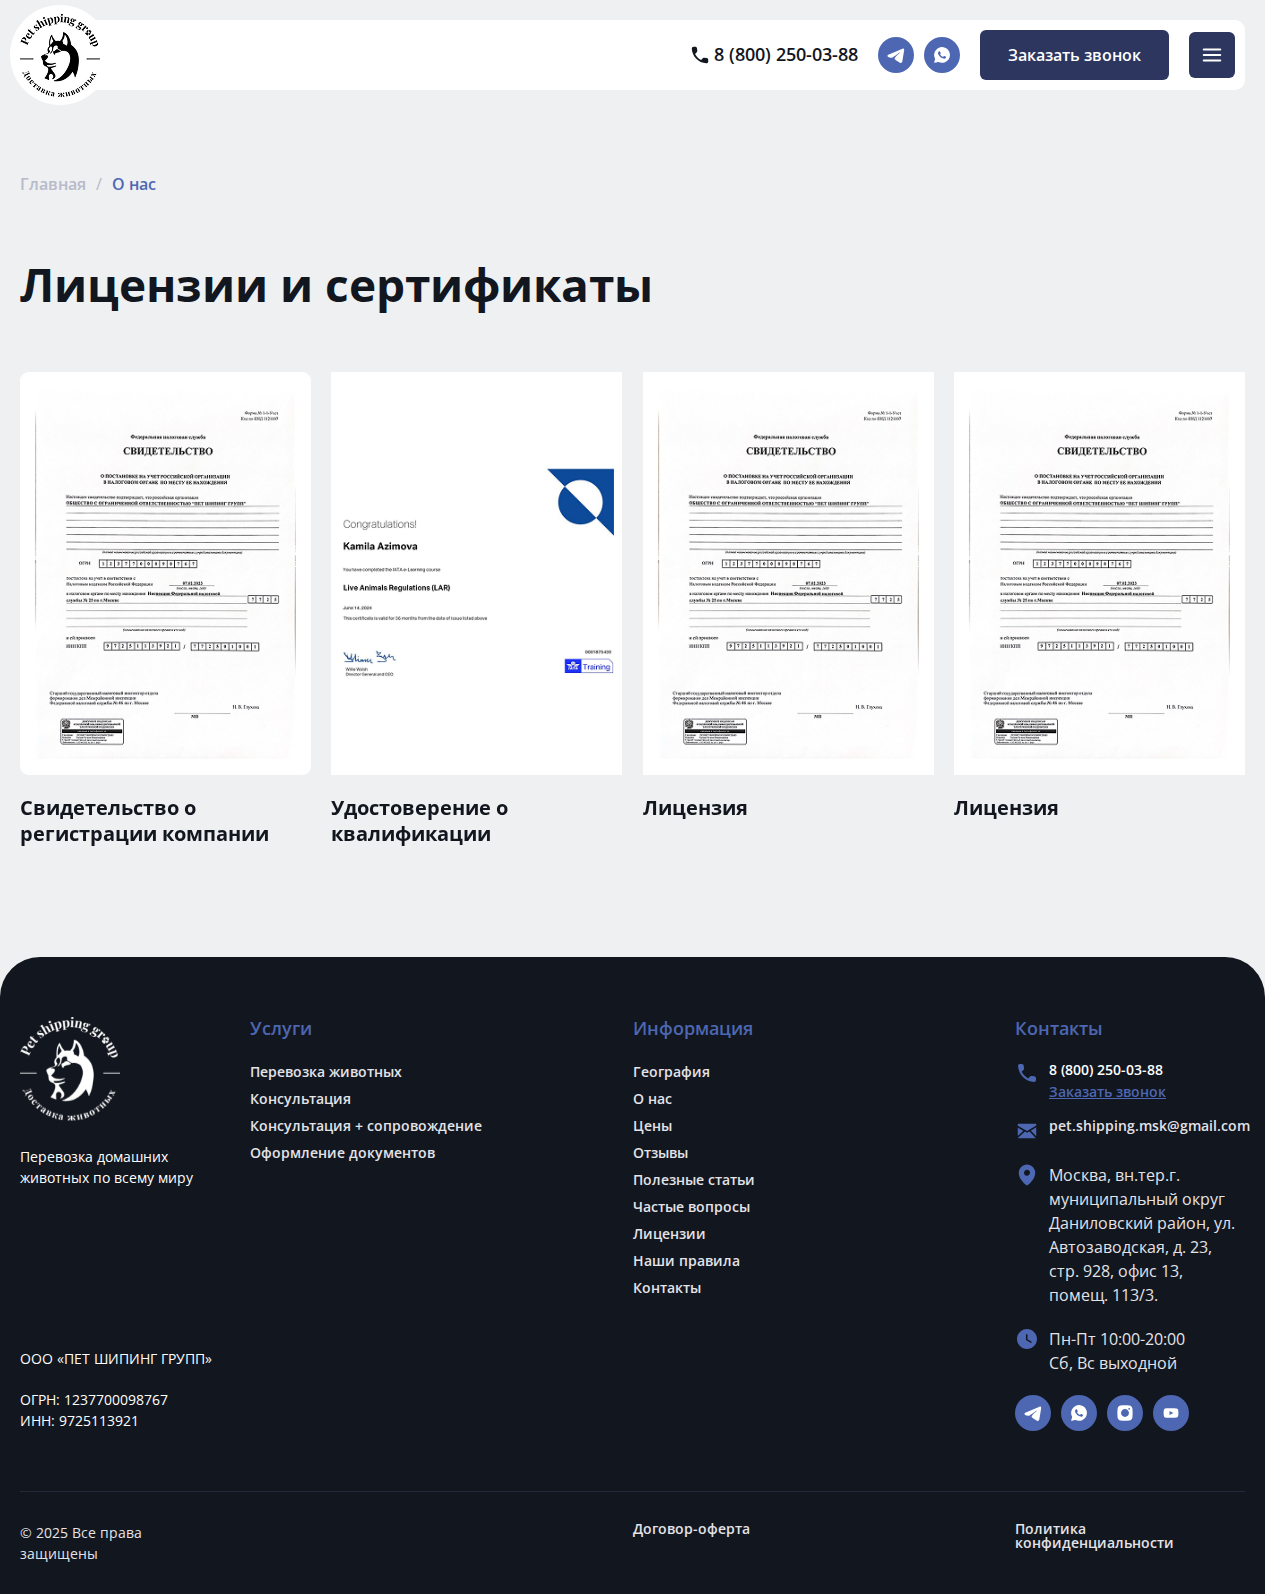
<file: licenses.html>
<!DOCTYPE html>
<html lang="ru">

<head>
    <meta charset="UTF-8">
    <meta name="viewport" content="width=device-width, initial-scale=1.0">
    <title>Перевозка домашних животных по всему миру</title>
    <link rel="stylesheet" href="./styles/normolize.css">
    <link rel="stylesheet" href="./styles/lib/swiper-bundle.min.css">
    <link rel="stylesheet" href="./styles/lib/intlTelInput.css">
    <link rel="stylesheet" href="./styles/main.css">
    <script src="./scripts/lib/swiper-bundle.min.js" defer></script>
    <script src="./scripts/lib/intlTelInput.min.js" defer></script>
    <script src="./scripts/main.js" defer></script>
</head>

<body>
    <div class="wrapper">
        <header class="header header--grey">
            <div class="header__inner container">
                <div class="header__top layer-top header__top--white">
                    <a href="./index.html" class="header__logo logo">
                        <img src="./images/logo.png" alt="logo" class="logo__img">
                    </a>

                    <nav class="header__nav menu">
                        <ul class="menu__list menu__list--cloumn">
                            <li class="menu__list-item">
                                <a href="./services.html" class="menu__list-link">Услуги</a>
                            </li>
                            <li class="menu__list-item">
                                <a href="./geography.html" class="menu__list-link">География</a>
                            </li>
                            <li class="menu__list-item">
                                <a href="./about-us.html" class="menu__list-link">О нас</a>
                            </li>
                            <li class="menu__list-item">
                                <a href="./prices.html" class="menu__list-link">Цены</a>
                            </li>
                            <li class="menu__list-item">
                                <a href="/" class="menu__list-link">Отзывы</a>
                            </li>
                            <li class="menu__list-item">
                                <a href="./articles-list.html" class="menu__list-link">Статьи</a>
                            </li>
                            <li class="menu__list-item">
                                <a href="/" class="menu__list-link">Контакты</a>
                            </li>
                        </ul>
                    </nav>

                    <div class="header__contacts contacts">
                        <a href="tel:88002500388" class="tel">
                            <img src="./images/phone.svg" alt="" class="tel__icon">
                            <span class="tel__text">8 (800) 250-03-88</span>
                        </a>

                        <div class="socials">
                            <ul class="socials__list">
                                <li class="socials__list-item">
                                    <a href="/" class="socials__list-link socials__list-link--tg">
                                        <img src="./images/tg.svg" alt="" width="18" height="15"
                                            class="socials__list-item-img">
                                    </a>
                                </li>
                                <li class="socials__list-item">
                                    <a href="/" class="socials__list-link socials__list-link--wa">
                                        <img src="./images/wa.svg" alt="" width="16" height="16"
                                            class="socials__list-item-img">
                                    </a>
                                </li>
                            </ul>
                        </div>

                        <button class="btn header__btn" type="button" data-js-popup-show="callback-popup">Заказать звонок</button>
                    </div>

                    <button type="button" class="burger" data-js-burger-open>
                        <img src="./images/header/burger.svg" alt="" class="burger__img">
                    </button>
                </div>
            </div>
            <div class="mobile-menu" data-js-mobile-menu>
                <button type="button" class="mobile-menu__close" data-js-mobile-menu-close>
                    <img src="./images/header/burger-close.svg" alt="" class="mobile-menu__close-img">
                </button>

                <div class="mobile-menu__inner">
                    <a href="./index.html" class="mobile-menu__logo logo">
                        <img src="./images/logo.png" alt="logo" class="logo__img">
                    </a>

                    <nav class="mobile-menu__nav menu">
                        <ul class="menu__list">
                            <li class="menu__list-item">
                                <a href="./services.html" class="menu__list-link">Услуги</a>
                            </li>
                            <li class="menu__list-item">
                                <a href="./geography.html" class="menu__list-link">География</a>
                            </li>
                            <li class="menu__list-item">
                                <a href="./about-us.html" class="menu__list-link">О нас</a>
                            </li>
                            <li class="menu__list-item">
                                <a href="./prices.html" class="menu__list-link">Цены</a>
                            </li>
                            <li class="menu__list-item">
                                <a href="/" class="menu__list-link">Отзывы</a>
                            </li>
                            <li class="menu__list-item">
                                <a href="./articles-list.html" class="menu__list-link">Статьи</a>
                            </li>
                            <li class="menu__list-item">
                                <a href="/" class="menu__list-link">Контакты</a>
                            </li>
                        </ul>
                    </nav>

                    <div class="mobile-menu__bottom">
                        <a href="tel:88002500388" class="mobile-menu__tel">
                            <img src="./images/phone-blue.svg" alt="" class="tel__icon">
                            <span class="tel__text">8 (800) 250-03-88</span>
                        </a>

                        <a href="mailto:pet.shipping.msk@gmail.com" class="mobile-menu__email">
                            <img src="./images/email.svg" alt="" class="mobile-menu__email-img">
                            <span class="mobile-menu__email text">pet.shipping.msk@gmail.com</span>
                        </a>

                        <div class="socials">
                            <ul class="socials__list">
                                <li class="socials__list-item">
                                    <a href="/" class="socials__list-link socials__list-link--tg">
                                        <img src="./images/tg.svg" alt="" width="18" height="15"
                                            class="socials__list-item-img">
                                    </a>
                                </li>
                                <li class="socials__list-item">
                                    <a href="/" class="socials__list-link socials__list-link--wa">
                                        <img src="./images/wa.svg" alt="" width="16" height="16"
                                            class="socials__list-item-img">
                                    </a>
                                </li>
                                <li class="socials__list-item">
                                    <a href="/" class="socials__list-link socials__list-link--inst">
                                        <img src="./images/inst.svg" alt="" width="16" height="16"
                                            class="socials__list-item-img">
                                    </a>
                                </li>
                                <li class="socials__list-item">
                                    <a href="/" class="socials__list-link socials__list-link--yt">
                                        <img src="./images/yt.svg" alt="" width="16" height="16"
                                            class="socials__list-item-img">
                                    </a>
                                </li>
                            </ul>
                        </div>

                        <button class="mobile-menu__btn btn btn--light" type="button" data-js-popup-show="callback-popup">Заказать звонок</button>
                    </div>
                </div>
            </div>
        </header>

        <main class="main">
            <div class="breadcrumbs breadcrumbs--grey">
                <div class="breadcrumbs__inner container">
                    <ul class="breadcrumbs__list">
                        <li class="breadcrumbs__list-item">
                            <a href="./index.html" class="breadcrumbs__link">Главная</a>
                        </li>
                        <li class="breadcrumbs__list-item">
                            <a href="./services.html" class="breadcrumbs__link">О нас</a>
                        </li>
                    </ul>
                </div>
            </div>

            <section class="section section--grey section--top-radius section-coal section-coal--grey-top-coal">
                <div class="section__header container">
                    <h2 class="section__title title-second">Лицензии и сертификаты</h2>
                </div>

                <div class="licenses">
                    <div class="licenses__inner container">
                        <div class="swiper licenses__swiper">
                            <div class="swiper-wrapper licenses__swiper-wrapper">
                              <div class="swiper-slide licenses__swiper-slide">
                                <div class="licenses__item">
                                    <img src="./images/licenses/licenses-1.png" alt="" class="licenses__item-img">
                                    <p class="licenses__item-text">Cвидетельство о регистрации компании</p>
                                </div>
                              </div>
                              <div class="swiper-slide licenses__swiper-slide">
                                <div class="licenses__item">
                                    <img src="./images/licenses/licenses-2.png" alt="" class="licenses__item-img">
                                    <p class="licenses__item-text">Удостоверение о квалификации</p>
                                </div>
                              </div>
                              <div class="swiper-slide licenses__swiper-slide">
                                <div class="licenses__item">
                                    <img src="./images/licenses/licenses-3.png" alt="" class="licenses__item-img">
                                    <p class="licenses__item-text">Лицензия</p>
                                </div>
                              </div>
                              <div class="swiper-slide licenses__swiper-slide">
                                <div class="licenses__item">
                                    <img src="./images/licenses/licenses-4.png" alt="" class="licenses__item-img">
                                    <p class="licenses__item-text">Лицензия</p>
                                </div>
                              </div>
                            </div>
                            <div class="swiper-pagination main-pagination licenses__swiper-pagination"></div>
                          </div>
                    </div>
                </div>
            </section>
        </main>

        <footer class="footer section-coal section-coal--grey-top-coal">
            <div class="footer__inner container">
                <div class="footer__body">
                    <div class="footer__coll footer__coll--main">
                        <div class="footer__logo-wrap">
                            <a href="./index.html" class="footer-logo">
                                <img src="./images/footer-logo.svg" alt="" class="footer-logo__img">
                            </a>
                            <p class="footer__descr">Перевозка домашних животных по всему миру</p>
                        </div>
                        <div class="footer__info">
                            <p class="footer__info-top">ООО «ПЕТ ШИПИНГ ГРУПП»</p>
                            <p class="footer__info-item">ОГРН: 1237700098767</p>
                            <p class="footer__info-item">ИНН: 9725113921</p>
                        </div>
                    </div>
                    <div class="footer__coll footer__coll--menu-1">
                        <div class="footer__menu-wrap">
                            <p class="footer__title">Услуги</p>
                            <ul class="footer-menu">
                                <li class="footer-menu__item">
                                    <a href="/" class="footer-menu__link">Перевозка животных</a>
                                </li>
                                <li class="footer-menu__item">
                                    <a href="/" class="footer-menu__link">Консультация</a>
                                </li>
                                <li class="footer-menu__item">
                                    <a href="/" class="footer-menu__link">Консультация + сопровождение</a>
                                </li>
                                <li class="footer-menu__item">
                                    <a href="/" class="footer-menu__link">Оформление документов </a>
                                </li>
                            </ul>
                        </div>
                    </div>
                    <div class="footer__coll footer__coll--menu-2">
                        <div class="footer__menu-wrap">
                            <p class="footer__title">Информация</p>
                            <ul class="footer-menu">
                                <li class="footer-menu__item">
                                    <a href="./geography.html" class="footer-menu__link">География</a>
                                </li>
                                <li class="footer-menu__item">
                                    <a href="./about-us.html" class="footer-menu__link">О нас</a>
                                </li>
                                <li class="footer-menu__item">
                                    <a href="./prices.html" class="footer-menu__link">Цены</a>
                                </li>
                                <li class="footer-menu__item">
                                    <a href="/" class="footer-menu__link">Отзывы</a>
                                </li>
                                <li class="footer-menu__item">
                                    <a href="./articles-list.html" class="footer-menu__link">Полезные статьи</a>
                                </li>
                                <li class="footer-menu__item">
                                    <a href="/" class="footer-menu__link">Частые вопросы</a>
                                </li>
                                <li class="footer-menu__item">
                                    <a href="/" class="footer-menu__link">Лицензии</a>
                                </li>
                                <li class="footer-menu__item">
                                    <a href="/" class="footer-menu__link">Наши правила</a>
                                </li>
                                <li class="footer-menu__item">
                                    <a href="/" class="footer-menu__link">Контакты</a>
                                </li>
                            </ul>
                        </div>
                    </div>
                    <div class="footer__coll footer__coll--contact">
                        <p class="footer__title">Контакты</p>
                        <div class="footer__contacts-wrap footer-contacts">
                            <div class="footer-contacts__item">
                                <img src="./images/tel-blue.svg" alt="" class="footer-contacts__icon">
                                <div class="footer-contacts__info">
                                    <a href="tel:88002500388" class="footer-contacts__tel">8 (800) 250-03-88</a>
                                    <a href="" class="footer-contacts__call">Заказать звонок</a>
                                </div>
                            </div>
                            <div class="footer-contacts__item">
                                <img src="./images/mail-blue.svg" alt="" class="footer-contacts__icon">
                                <div class="footer-contacts__info">
                                    <a href="mailto:pet.shipping.msk@gmail.com" class="footer-contacts__text">pet.shipping.msk@gmail.com</a>
                                </div>
                            </div>
                            <div class="footer-contacts__item">
                                <img src="./images/loacation-blue.svg" alt="" class="footer-contacts__icon">
                                <div class="footer-contacts__info">
                                    <p class="footer-contacts__text">Москва, вн.тер.г. муниципальный округ Даниловский район, ул. Автозаводская, д. 23, стр. 928, офис 13, помещ. 113/3.</p>
                                </div>
                            </div>
                            <div class="footer-contacts__item">
                                <img src="./images/clock-blue.svg" alt="" class="footer-contacts__icon">
                                <div class="footer-contacts__info">
                                    <p class="footer-contacts__text">Пн-Пт 10:00-20:00<br> Сб, Вс выходной </p>
                                </div>
                            </div>
                        </div>
                        <div class="socials">
                            <ul class="socials__list">
                                <li class="socials__list-item">
                                    <a href="/" class="socials__list-link socials__list-link--tg">
                                        <img src="./images/tg.svg" alt="" width="18" height="15"
                                            class="socials__list-item-img">
                                    </a>
                                </li>
                                <li class="socials__list-item">
                                    <a href="/" class="socials__list-link socials__list-link--wa">
                                        <img src="./images/wa.svg" alt="" width="16" height="16"
                                            class="socials__list-item-img">
                                    </a>
                                </li>
                                <li class="socials__list-item">
                                    <a href="/" class="socials__list-link socials__list-link--inst">
                                        <img src="./images/inst.svg" alt="" width="16" height="16"
                                            class="socials__list-item-img">
                                    </a>
                                </li>
                                <li class="socials__list-item">
                                    <a href="/" class="socials__list-link socials__list-link--yt">
                                        <img src="./images/yt.svg" alt="" width="16" height="16"
                                            class="socials__list-item-img">
                                    </a>
                                </li>
                            </ul>
                        </div>
                    </div>
                </div>
                <div class="footer__bottom">
                    <p class="footer__bottom-link">© 2025 Все права защищены</p>
                    <a href="" class="footer__bottom-link">Договор-оферта</a>
                    <a href="" class="footer__bottom-link">Политика конфиденциальности</a>
                </div>
            </div>
        </footer>
    </div>
    <div class="overlay" data-js-overlay></div>

    <div class="callback-popup" id="callback-popup" data-js-popup="callback-popup">
        <button class="callback-popup__close">
            <img src="./images/header/burger-close.svg" alt="" class="callback-popup__close-img" data-js-popup-close>
        </button>
        <div class="callback-popup__inner">
            <h6 class="callback-popup__title">Заказать звонок</h6>
            <p class="callback-popup__subtitle">Оставьте заявку, наш специалист свяжется с вами в ближайшее время.</p>
            <form action="" class="callback-popup__form main-form">
                <div class="main-form__input-wrap">
                    <input type="text" class="main-form__input" name="name" placeholder="Имя">
                </div>
                <div class="main-form__input-wrap">
                    <input type="tel" class="main-form__input tel" name="tel" id="tel">
                </div>
                <div class="main-form__btn-wrap">
                    <button type="submit" class="main-form__btn btn btn--light">Заказать звонок</button>
                </div>
                <div class="main-form__rules">
                    <input type="checkbox" class="main-form__checkbox">
                    <div class="main-form__rules-text">Нажимая на кнопку, вы соглашаетесь с <a href="/">Политикой конфиденциальности</a>.</div>
                </div>
            </form>
        </div>
    </div>
</body>

</html>
</file>
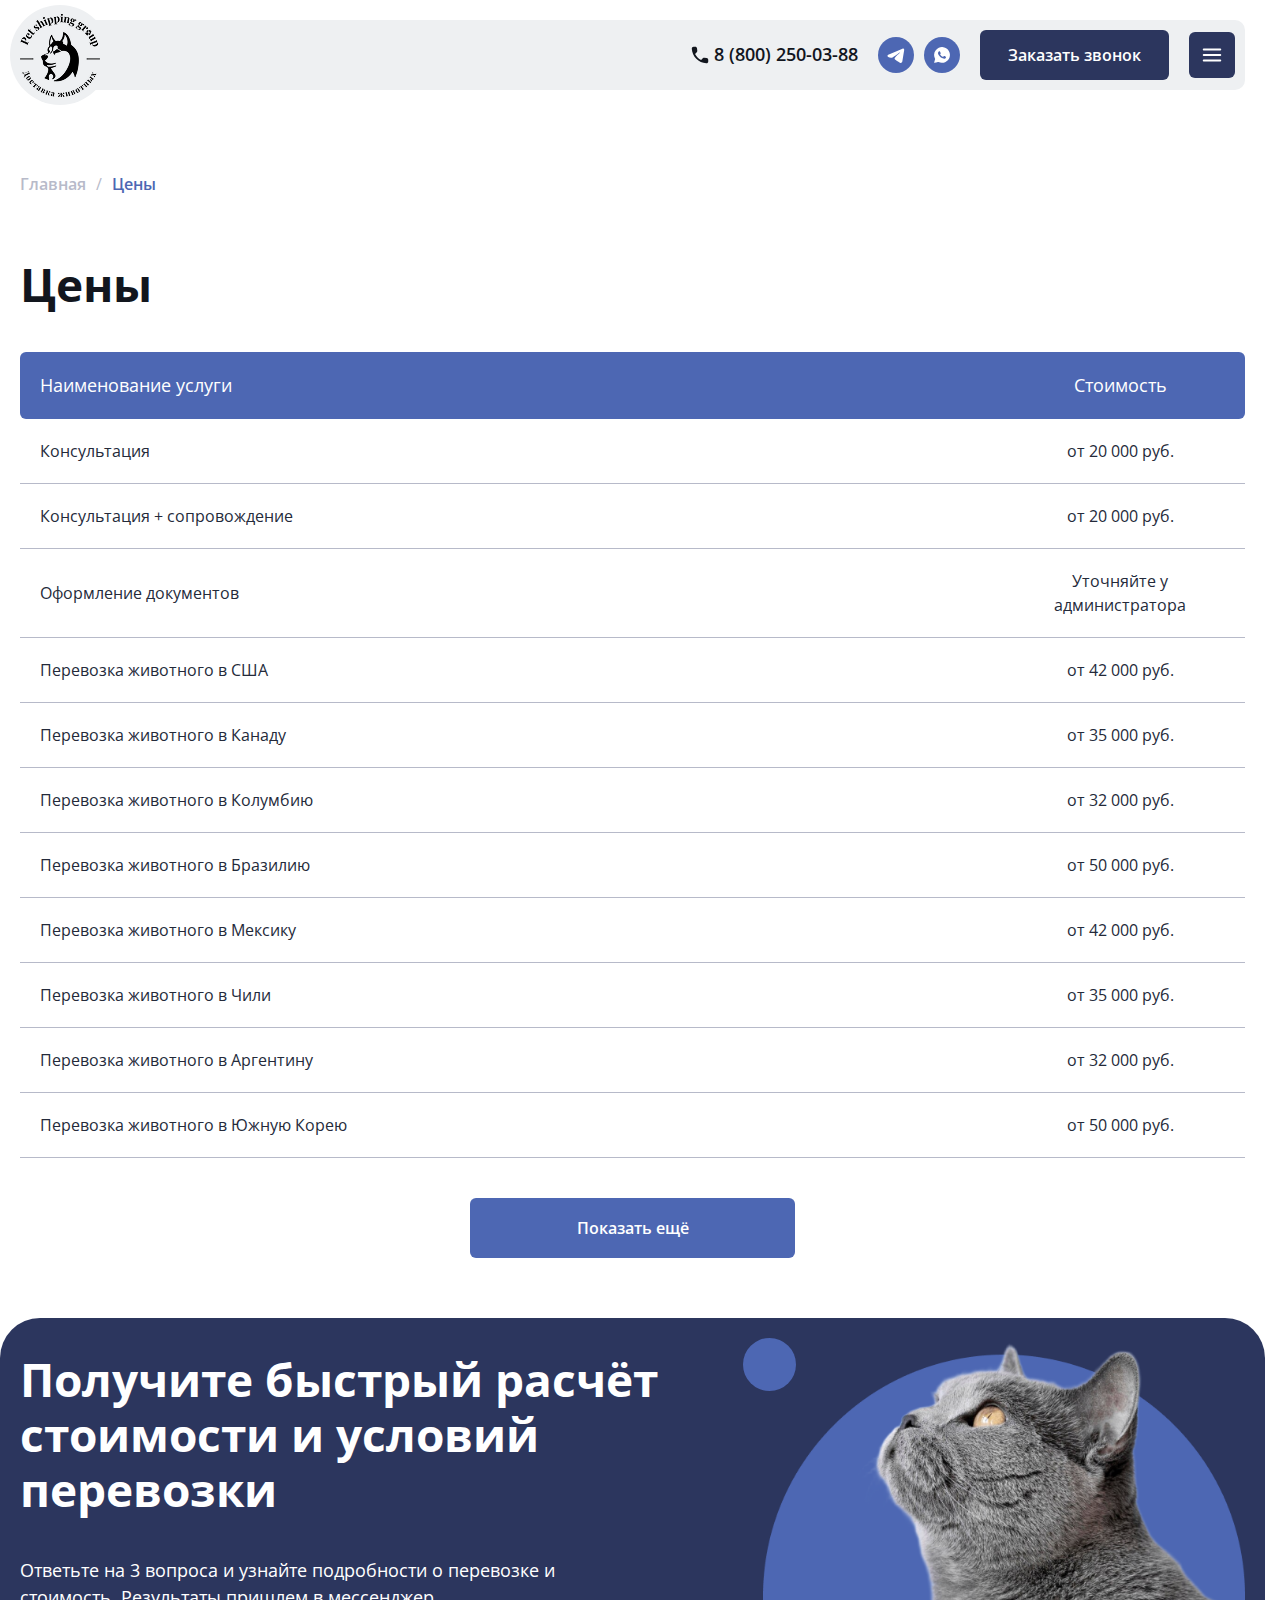
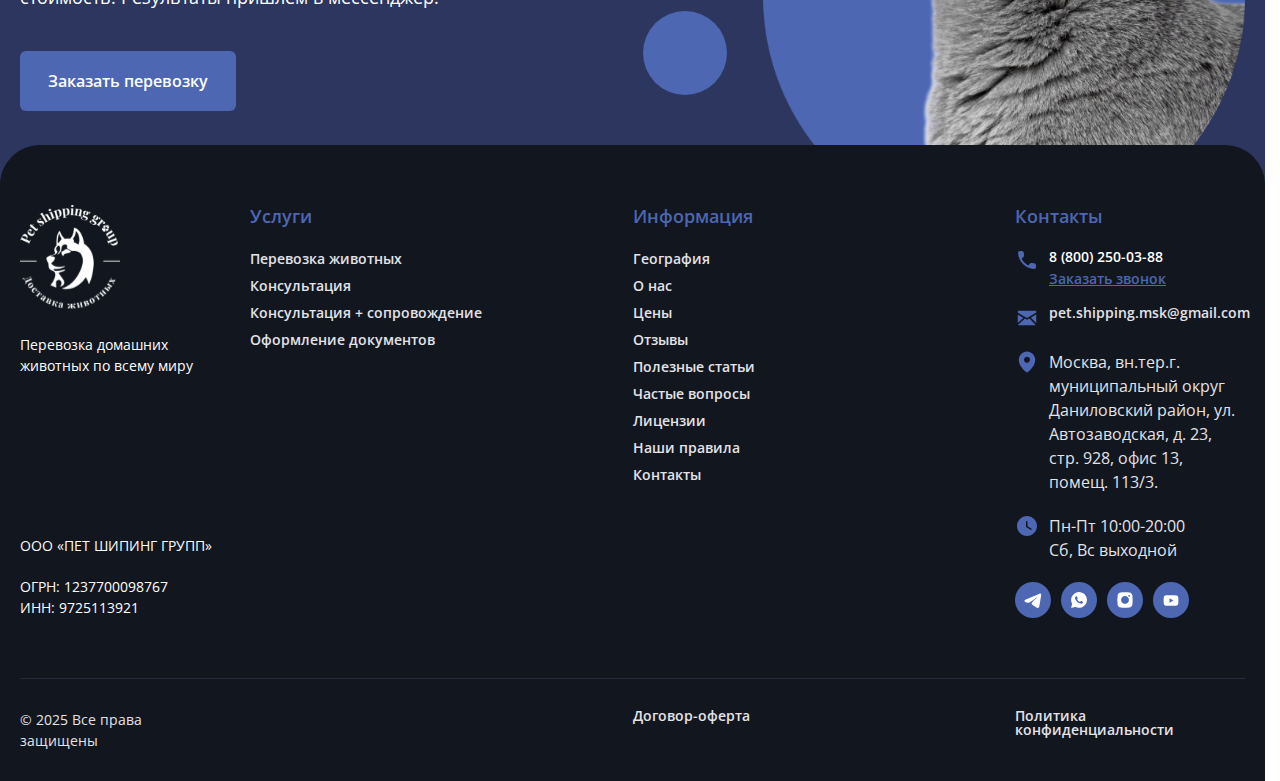
<file: prices.html>
<!DOCTYPE html>
<html lang="ru">

<head>
    <meta charset="UTF-8">
    <meta name="viewport" content="width=device-width, initial-scale=1.0">
    <title>Перевозка домашних животных по всему миру</title>
    <link rel="stylesheet" href="./styles/normolize.css">
    <link rel="stylesheet" href="./styles/lib/swiper-bundle.min.css">
    <link rel="stylesheet" href="./styles/lib/intlTelInput.css">
    <link rel="stylesheet" href="./styles/main.css">
    <script src="./scripts/lib/swiper-bundle.min.js" defer></script>
    <script src="./scripts/lib/intlTelInput.min.js" defer></script>
    <script src="./scripts/main.js" defer></script>
</head>

<body>
    <div class="wrapper">
        <header class="header">
            <div class="header__inner container">
                <div class="header__top layer-top header__top--grey">
                    <a href="./index.html" class="header__logo logo">
                        <img src="./images/logo.png" alt="logo" class="logo__img">
                    </a>

                    <nav class="header__nav menu">
                        <ul class="menu__list menu__list--cloumn">
                            <li class="menu__list-item">
                                <a href="./services.html" class="menu__list-link">Услуги</a>
                            </li>
                            <li class="menu__list-item">
                                <a href="./geography.html" class="menu__list-link">География</a>
                            </li>
                            <li class="menu__list-item">
                                <a href="/" class="menu__list-link">О нас</a>
                            </li>
                            <li class="menu__list-item">
                                <a href="./prices.html" class="menu__list-link">Цены</a>
                            </li>
                            <li class="menu__list-item">
                                <a href="/" class="menu__list-link">Отзывы</a>
                            </li>
                            <li class="menu__list-item">
                                <a href="/" class="menu__list-link">Статьи</a>
                            </li>
                            <li class="menu__list-item">
                                <a href="/" class="menu__list-link">Контакты</a>
                            </li>
                        </ul>
                    </nav>

                    <div class="header__contacts contacts">
                        <a href="tel:88002500388" class="tel">
                            <img src="./images/phone.svg" alt="" class="tel__icon">
                            <span class="tel__text">8 (800) 250-03-88</span>
                        </a>

                        <div class="socials">
                            <ul class="socials__list">
                                <li class="socials__list-item">
                                    <a href="/" class="socials__list-link socials__list-link--tg">
                                        <img src="./images/tg.svg" alt="" width="18" height="15"
                                            class="socials__list-item-img">
                                    </a>
                                </li>
                                <li class="socials__list-item">
                                    <a href="/" class="socials__list-link socials__list-link--wa">
                                        <img src="./images/wa.svg" alt="" width="16" height="16"
                                            class="socials__list-item-img">
                                    </a>
                                </li>
                            </ul>
                        </div>

                        <button class="btn header__btn" type="button" data-js-popup-show="callback-popup">Заказать звонок</button>
                    </div>

                    <button type="button" class="burger" data-js-burger-open>
                        <img src="./images/header/burger.svg" alt="" class="burger__img">
                    </button>
                </div>
            </div>
            <div class="mobile-menu" data-js-mobile-menu>
                <button type="button" class="mobile-menu__close" data-js-mobile-menu-close>
                    <img src="./images/header/burger-close.svg" alt="" class="mobile-menu__close-img">
                </button>

                <div class="mobile-menu__inner">
                    <a href="./index.html" class="mobile-menu__logo logo">
                        <img src="./images/logo.png" alt="logo" class="logo__img">
                    </a>

                    <nav class="mobile-menu__nav menu">
                        <ul class="menu__list">
                            <li class="menu__list-item">
                                <a href="./services.html" class="menu__list-link">Услуги</a>
                            </li>
                            <li class="menu__list-item">
                                <a href="./geography.html" class="menu__list-link">География</a>
                            </li>
                            <li class="menu__list-item">
                                <a href="/" class="menu__list-link">О нас</a>
                            </li>
                            <li class="menu__list-item">
                                <a href="./prices.html" class="menu__list-link">Цены</a>
                            </li>
                            <li class="menu__list-item">
                                <a href="/" class="menu__list-link">Отзывы</a>
                            </li>
                            <li class="menu__list-item">
                                <a href="/" class="menu__list-link">Статьи</a>
                            </li>
                            <li class="menu__list-item">
                                <a href="/" class="menu__list-link">Контакты</a>
                            </li>
                        </ul>
                    </nav>

                    <div class="mobile-menu__bottom">
                        <a href="tel:88002500388" class="mobile-menu__tel">
                            <img src="./images/phone-blue.svg" alt="" class="tel__icon">
                            <span class="tel__text">8 (800) 250-03-88</span>
                        </a>

                        <a href="mailto:pet.shipping.msk@gmail.com" class="mobile-menu__email">
                            <img src="./images/email.svg" alt="" class="mobile-menu__email-img">
                            <span class="mobile-menu__email text">pet.shipping.msk@gmail.com</span>
                        </a>

                        <div class="socials">
                            <ul class="socials__list">
                                <li class="socials__list-item">
                                    <a href="/" class="socials__list-link socials__list-link--tg">
                                        <img src="./images/tg.svg" alt="" width="18" height="15"
                                            class="socials__list-item-img">
                                    </a>
                                </li>
                                <li class="socials__list-item">
                                    <a href="/" class="socials__list-link socials__list-link--wa">
                                        <img src="./images/wa.svg" alt="" width="16" height="16"
                                            class="socials__list-item-img">
                                    </a>
                                </li>
                                <li class="socials__list-item">
                                    <a href="/" class="socials__list-link socials__list-link--inst">
                                        <img src="./images/inst.svg" alt="" width="16" height="16"
                                            class="socials__list-item-img">
                                    </a>
                                </li>
                                <li class="socials__list-item">
                                    <a href="/" class="socials__list-link socials__list-link--yt">
                                        <img src="./images/yt.svg" alt="" width="16" height="16"
                                            class="socials__list-item-img">
                                    </a>
                                </li>
                            </ul>
                        </div>

                        <button class="mobile-menu__btn btn btn--light" type="button" data-js-popup-show="callback-popup">Заказать звонок</button>
                    </div>
                </div>
            </div>
        </header>

        <main class="main">
            <div class="breadcrumbs">
                <div class="breadcrumbs__inner container">
                    <ul class="breadcrumbs__list">
                        <li class="breadcrumbs__list-item">
                            <a href="./index.html" class="breadcrumbs__link">Главная</a>
                        </li>
                        <li class="breadcrumbs__list-item">
                            <a href="/" class="breadcrumbs__link">Цены</a>
                        </li>
                    </ul>
                </div>
            </div>

            <section class="section">
                <div class="section__header container">
                    <h2 class="section__title title">Цены</h2>
                </div>

                <div class="price">
                    <div class="price__inner container">
                        <div class="table" data-js-more>
                            <div class="table__row-wrap-more">
                                <div class="table__row table__row--col-2 table__row--header">
                                    <div class="table__col">Наименование услуги</div>
                                    <div class="table__col table__col--center">Стоимость</div>
                                </div>
                            </div>
                            <div class="table__row-wrap-more">
                                <div class="table__row table__row--col-2">
                                    <div class="table__col">Консультация</div>
                                    <div class="table__col table__col--center">от 20 000 руб.</div>
                                </div>
                            </div>
                            <div class="table__row-wrap-more">
                                <div class="table__row table__row--col-2">
                                    <div class="table__col">Консультация + сопровождение</div>
                                    <div class="table__col table__col--center">от 20 000 руб.</div>
                                </div>
                            </div>
                            <div class="table__row-wrap-more">
                                <div class="table__row table__row--col-2">
                                    <div class="table__col">Оформление документов</div>
                                    <div class="table__col table__col--center">Уточняйте у администратора</div>
                                </div>
                            </div>
                            <div class="table__row-wrap-more">
                                <div class="table__row table__row--col-2">
                                    <div class="table__col">Перевозка животного в США</div>
                                    <div class="table__col table__col--center">от 42 000 руб.</div>
                                </div>
                            </div>
                            <div class="table__row-wrap-more">
                                <div class="table__row table__row--col-2">
                                    <div class="table__col">Перевозка животного в Канаду</div>
                                    <div class="table__col table__col--center">от 35 000 руб.</div>
                                </div>
                            </div>
                            <div class="table__row-wrap-more">
                                <div class="table__row table__row--col-2">
                                    <div class="table__col">Перевозка животного в Колумбию</div>
                                    <div class="table__col table__col--center">от 32 000 руб.</div>
                                </div>
                            </div>
                            <div class="table__row-wrap-more">
                                <div class="table__row table__row--col-2">
                                    <div class="table__col">Перевозка животного в Бразилию</div>
                                    <div class="table__col table__col--center">от 50 000 руб.</div>
                                </div>
                            </div>
                            <div class="table__row-wrap-more">
                                <div class="table__row table__row--col-2">
                                    <div class="table__col">Перевозка животного в Мексику</div>
                                    <div class="table__col table__col--center">от 42 000 руб.</div>
                                </div>
                            </div>
                            <div class="table__row-wrap-more">
                                <div class="table__row table__row--col-2">
                                    <div class="table__col">Перевозка животного в Чили</div>
                                    <div class="table__col table__col--center">от 35 000 руб.</div>
                                </div>
                            </div>
                            <div class="table__row-wrap-more">
                                <div class="table__row table__row--col-2">
                                    <div class="table__col">Перевозка животного в Аргентину</div>
                                    <div class="table__col table__col--center">от 32 000 руб.</div>
                                </div>
                            </div>
                            <div class="table__row-wrap-more">
                                <div class="table__row table__row--col-2">
                                    <div class="table__col">Перевозка животного в Южную Корею</div>
                                    <div class="table__col table__col--center">от 50 000 руб.</div>
                                </div>
                            </div>
                            <div class="table__row-wrap-more" data-js-more-hidden="no">
                                <div class="table__row table__row--col-2">
                                    <div class="table__col">Перевозка животного в Южную Корею1</div>
                                    <div class="table__col table__col--center">от 50 000 руб.</div>
                                </div>
                            </div>
                            <div class="table__row-wrap-more" data-js-more-hidden="no">
                                <div class="table__row table__row--col-2">
                                    <div class="table__col">Перевозка животного в Южную Корею2</div>
                                    <div class="table__col table__col--center">от 50 000 руб.</div>
                                </div>
                            </div>
                            <div class="table__row-wrap-more" data-js-more-hidden="no">
                                <div class="table__row table__row--col-2">
                                    <div class="table__col">Перевозка животного в Южную Корею3</div>
                                    <div class="table__col table__col--center">от 50 000 руб.</div>
                                </div>
                            </div>

                            <div class="table__btn-wrap">
                                <button type="button" class="btn btn--light table__btn" data-js-more-btn>Показать ещё</button>
                            </div>
                        </div>
                    </div>
                </div>
            </section>

            <section class="section-bottom">
                <div class="section-bottom__inner container">
                    <div class="section-bottom__info">
                        <h3 class="section-bottom__title">Получите быстрый расчёт стоимости и условий перевозки</h3>
                        <p class="section-bottom__text">Ответьте на 3 вопроса и узнайте подробности о перевозке и стоимость. Результаты пришлем в мессенджер.</p>
                        <a href="/" class="btn btn--light section-bottom__btn" data-js-popup-show="callback-popup">Заказать перевозку</a>
                    </div>
                    <div class="section-bottom__img-wrpa">
                        <svg class="section-bottom__circle section-bottom__circle--1" width="53" height="53" viewBox="0 0 53 53" fill="none" xmlns="http://www.w3.org/2000/svg">
                            <circle cx="26.5" cy="26.5" r="26.5" fill="#4D67B3" />
                        </svg>
                        <svg class="section-bottom__circle section-bottom__circle--2" width="84" height="84" viewBox="0 0 84 84" fill="none" xmlns="http://www.w3.org/2000/svg">
                            <circle cx="42" cy="42" r="42" fill="#4D67B3" />
                        </svg>
                        <img src="./images/section-bottom/section-bottom-3.png" alt="" class="section-bottom__img">
                    </div>
                </div>
            </section>
        </main>

        <footer class="footer">
            <div class="footer__inner container">
                <div class="footer__body">
                    <div class="footer__coll footer__coll--main">
                        <div class="footer__logo-wrap">
                            <a href="./index.html" class="footer-logo">
                                <img src="./images/footer-logo.svg" alt="" class="footer-logo__img">
                            </a>
                            <p class="footer__descr">Перевозка домашних животных по всему миру</p>
                        </div>
                        <div class="footer__info">
                            <p class="footer__info-top">ООО «ПЕТ ШИПИНГ ГРУПП»</p>
                            <p class="footer__info-item">ОГРН: 1237700098767</p>
                            <p class="footer__info-item">ИНН: 9725113921</p>
                        </div>
                    </div>
                    <div class="footer__coll footer__coll--menu-1">
                        <div class="footer__menu-wrap">
                            <p class="footer__title">Услуги</p>
                            <ul class="footer-menu">
                                <li class="footer-menu__item">
                                    <a href="/" class="footer-menu__link">Перевозка животных</a>
                                </li>
                                <li class="footer-menu__item">
                                    <a href="/" class="footer-menu__link">Консультация</a>
                                </li>
                                <li class="footer-menu__item">
                                    <a href="/" class="footer-menu__link">Консультация + сопровождение</a>
                                </li>
                                <li class="footer-menu__item">
                                    <a href="/" class="footer-menu__link">Оформление документов </a>
                                </li>
                            </ul>
                        </div>
                    </div>
                    <div class="footer__coll footer__coll--menu-2">
                        <div class="footer__menu-wrap">
                            <p class="footer__title">Информация</p>
                            <ul class="footer-menu">
                                <li class="footer-menu__item">
                                    <a href="./geography.html" class="footer-menu__link">География</a>
                                </li>
                                <li class="footer-menu__item">
                                    <a href="/" class="footer-menu__link">О нас</a>
                                </li>
                                <li class="footer-menu__item">
                                    <a href="./prices.html" class="footer-menu__link">Цены</a>
                                </li>
                                <li class="footer-menu__item">
                                    <a href="/" class="footer-menu__link">Отзывы</a>
                                </li>
                                <li class="footer-menu__item">
                                    <a href="/" class="footer-menu__link">Полезные статьи</a>
                                </li>
                                <li class="footer-menu__item">
                                    <a href="/" class="footer-menu__link">Частые вопросы</a>
                                </li>
                                <li class="footer-menu__item">
                                    <a href="/" class="footer-menu__link">Лицензии</a>
                                </li>
                                <li class="footer-menu__item">
                                    <a href="/" class="footer-menu__link">Наши правила</a>
                                </li>
                                <li class="footer-menu__item">
                                    <a href="/" class="footer-menu__link">Контакты</a>
                                </li>
                            </ul>
                        </div>
                    </div>
                    <div class="footer__coll footer__coll--contact">
                        <p class="footer__title">Контакты</p>
                        <div class="footer__contacts-wrap footer-contacts">
                            <div class="footer-contacts__item">
                                <img src="./images/tel-blue.svg" alt="" class="footer-contacts__icon">
                                <div class="footer-contacts__info">
                                    <a href="tel:88002500388" class="footer-contacts__tel">8 (800) 250-03-88</a>
                                    <a href="" class="footer-contacts__call">Заказать звонок</a>
                                </div>
                            </div>
                            <div class="footer-contacts__item">
                                <img src="./images/mail-blue.svg" alt="" class="footer-contacts__icon">
                                <div class="footer-contacts__info">
                                    <a href="mailto:pet.shipping.msk@gmail.com" class="footer-contacts__text">pet.shipping.msk@gmail.com</a>
                                </div>
                            </div>
                            <div class="footer-contacts__item">
                                <img src="./images/loacation-blue.svg" alt="" class="footer-contacts__icon">
                                <div class="footer-contacts__info">
                                    <p class="footer-contacts__text">Москва, вн.тер.г. муниципальный округ Даниловский район, ул. Автозаводская, д. 23, стр. 928, офис 13, помещ. 113/3.</p>
                                </div>
                            </div>
                            <div class="footer-contacts__item">
                                <img src="./images/clock-blue.svg" alt="" class="footer-contacts__icon">
                                <div class="footer-contacts__info">
                                    <p class="footer-contacts__text">Пн-Пт 10:00-20:00<br> Сб, Вс выходной </p>
                                </div>
                            </div>
                        </div>
                        <div class="socials">
                            <ul class="socials__list">
                                <li class="socials__list-item">
                                    <a href="/" class="socials__list-link socials__list-link--tg">
                                        <img src="./images/tg.svg" alt="" width="18" height="15"
                                            class="socials__list-item-img">
                                    </a>
                                </li>
                                <li class="socials__list-item">
                                    <a href="/" class="socials__list-link socials__list-link--wa">
                                        <img src="./images/wa.svg" alt="" width="16" height="16"
                                            class="socials__list-item-img">
                                    </a>
                                </li>
                                <li class="socials__list-item">
                                    <a href="/" class="socials__list-link socials__list-link--inst">
                                        <img src="./images/inst.svg" alt="" width="16" height="16"
                                            class="socials__list-item-img">
                                    </a>
                                </li>
                                <li class="socials__list-item">
                                    <a href="/" class="socials__list-link socials__list-link--yt">
                                        <img src="./images/yt.svg" alt="" width="16" height="16"
                                            class="socials__list-item-img">
                                    </a>
                                </li>
                            </ul>
                        </div>
                    </div>
                </div>
                <div class="footer__bottom">
                    <p class="footer__bottom-link">© 2025 Все права защищены</p>
                    <a href="" class="footer__bottom-link">Договор-оферта</a>
                    <a href="" class="footer__bottom-link">Политика конфиденциальности</a>
                </div>
            </div>
        </footer>
    </div>
    <div class="overlay" data-js-overlay></div>

    <div class="callback-popup" id="callback-popup" data-js-popup="callback-popup">
        <button class="callback-popup__close">
            <img src="./images/header/burger-close.svg" alt="" class="callback-popup__close-img" data-js-popup-close>
        </button>
        <div class="callback-popup__inner">
            <h6 class="callback-popup__title">Заказать звонок</h6>
            <p class="callback-popup__subtitle">Оставьте заявку, наш специалист свяжется с вами в ближайшее время.</p>
            <form action="" class="callback-popup__form main-form">
                <div class="main-form__input-wrap">
                    <input type="text" class="main-form__input" name="name" placeholder="Имя">
                </div>
                <div class="main-form__input-wrap">
                    <input type="tel" class="main-form__input tel" name="tel" id="tel">
                </div>
                <div class="main-form__btn-wrap">
                    <button type="submit" class="main-form__btn btn btn--light">Заказать звонок</button>
                </div>
                <div class="main-form__rules">
                    <input type="checkbox" class="main-form__checkbox">
                    <div class="main-form__rules-text">Нажимая на кнопку, вы соглашаетесь с <a href="/">Политикой конфиденциальности</a>.</div>
                </div>
            </form>
        </div>
    </div>
</body>

</html>
</file>
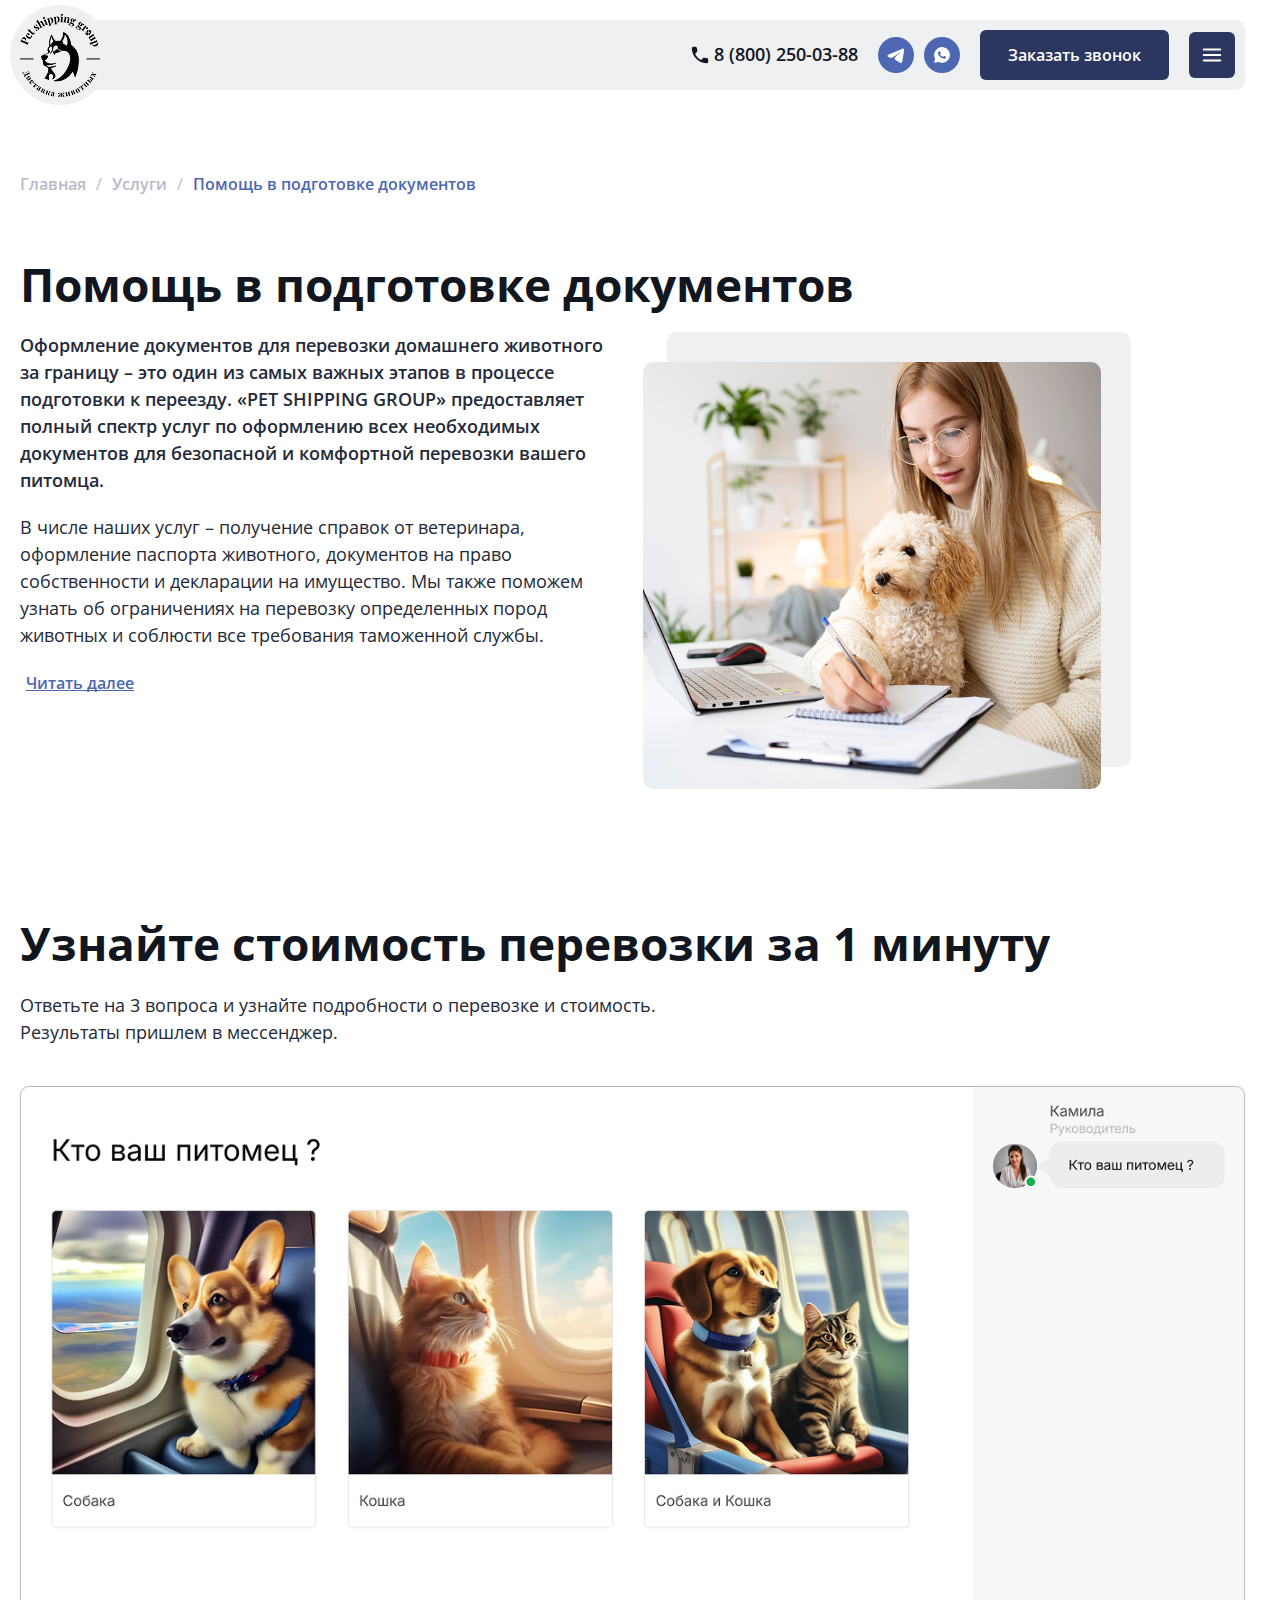
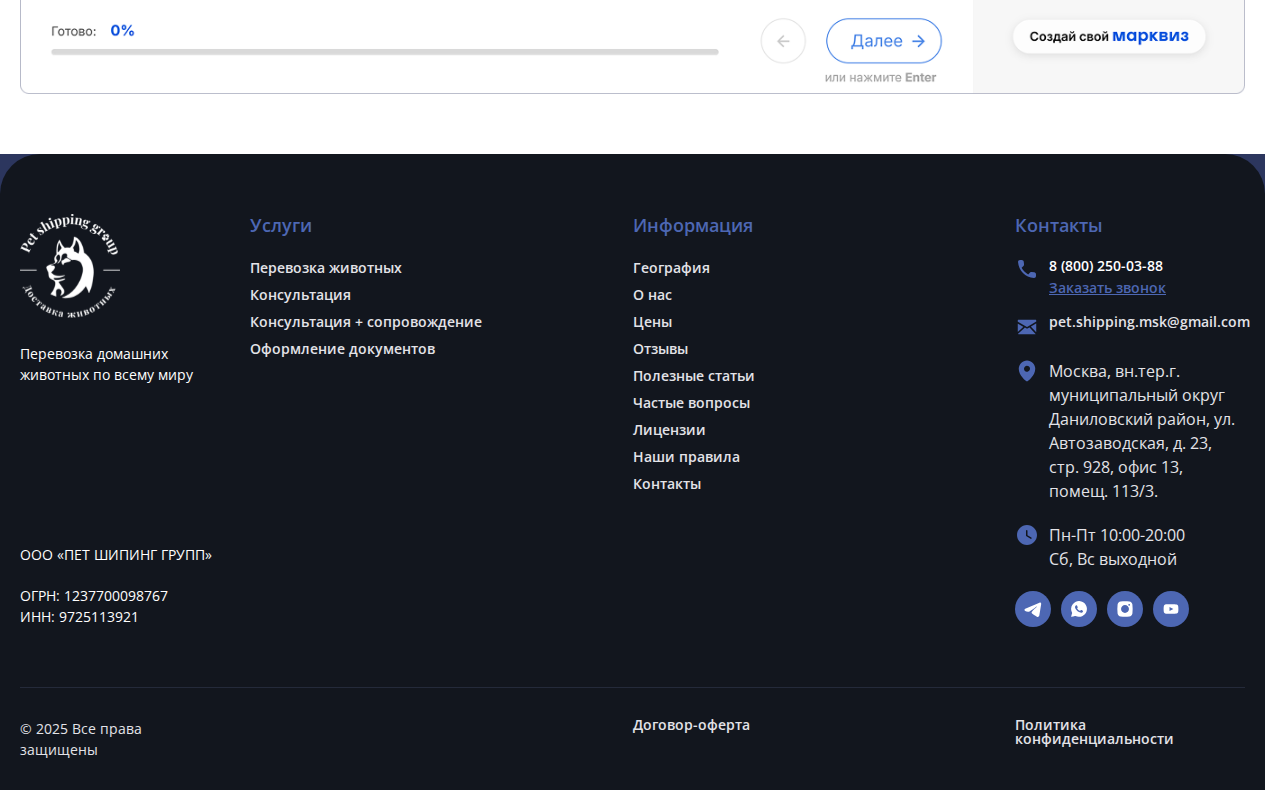
<file: services-item.html>
<!DOCTYPE html>
<html lang="ru">

<head>
    <meta charset="UTF-8">
    <meta name="viewport" content="width=device-width, initial-scale=1.0">
    <title>Перевозка домашних животных по всему миру</title>
    <link rel="stylesheet" href="./styles/normolize.css">
    <link rel="stylesheet" href="./styles/lib/swiper-bundle.min.css">
    <link rel="stylesheet" href="./styles/lib/intlTelInput.css">
    <link rel="stylesheet" href="./styles/main.css">
    <script src="./scripts/lib/swiper-bundle.min.js" defer></script>
    <script src="./scripts/lib/intlTelInput.min.js" defer></script>
    <script src="./scripts/main.js" defer></script>
</head>

<body>
    <div class="wrapper">
        <header class="header">
            <div class="header__inner container">
                <div class="header__top layer-top header__top--grey">
                    <a href="./index.html" class="header__logo logo">
                        <img src="./images/logo.png" alt="logo" class="logo__img">
                    </a>

                    <nav class="header__nav menu">
                        <ul class="menu__list menu__list--cloumn">
                            <li class="menu__list-item">
                                <a href="./services.html" class="menu__list-link">Услуги</a>
                            </li>
                            <li class="menu__list-item">
                                <a href="./geography.html" class="menu__list-link">География</a>
                            </li>
                            <li class="menu__list-item">
                                <a href="./about-us.html" class="menu__list-link">О нас</a>
                            </li>
                            <li class="menu__list-item">
                                <a href="./prices.html" class="menu__list-link">Цены</a>
                            </li>
                            <li class="menu__list-item">
                                <a href="/" class="menu__list-link">Отзывы</a>
                            </li>
                            <li class="menu__list-item">
                                <a href="./articles-list.html" class="menu__list-link">Статьи</a>
                            </li>
                            <li class="menu__list-item">
                                <a href="/" class="menu__list-link">Контакты</a>
                            </li>
                        </ul>
                    </nav>

                    <div class="header__contacts contacts">
                        <a href="tel:88002500388" class="tel">
                            <img src="./images/phone.svg" alt="" class="tel__icon">
                            <span class="tel__text">8 (800) 250-03-88</span>
                        </a>

                        <div class="socials">
                            <ul class="socials__list">
                                <li class="socials__list-item">
                                    <a href="/" class="socials__list-link socials__list-link--tg">
                                        <img src="./images/tg.svg" alt="" width="18" height="15"
                                            class="socials__list-item-img">
                                    </a>
                                </li>
                                <li class="socials__list-item">
                                    <a href="/" class="socials__list-link socials__list-link--wa">
                                        <img src="./images/wa.svg" alt="" width="16" height="16"
                                            class="socials__list-item-img">
                                    </a>
                                </li>
                            </ul>
                        </div>

                        <button class="btn header__btn" type="button" data-js-popup-show="callback-popup">Заказать звонок</button>
                    </div>

                    <button type="button" class="burger" data-js-burger-open>
                        <img src="./images/header/burger.svg" alt="" class="burger__img">
                    </button>
                </div>
            </div>
            <div class="mobile-menu" data-js-mobile-menu>
                <button type="button" class="mobile-menu__close" data-js-mobile-menu-close>
                    <img src="./images/header/burger-close.svg" alt="" class="mobile-menu__close-img">
                </button>

                <div class="mobile-menu__inner">
                    <a href="./index.html" class="mobile-menu__logo logo">
                        <img src="./images/logo.png" alt="logo" class="logo__img">
                    </a>

                    <nav class="mobile-menu__nav menu">
                        <ul class="menu__list">
                            <li class="menu__list-item">
                                <a href="./services.html" class="menu__list-link">Услуги</a>
                            </li>
                            <li class="menu__list-item">
                                <a href="./geography.html" class="menu__list-link">География</a>
                            </li>
                            <li class="menu__list-item">
                                <a href="./about-us.html" class="menu__list-link">О нас</a>
                            </li>
                            <li class="menu__list-item">
                                <a href="./prices.html" class="menu__list-link">Цены</a>
                            </li>
                            <li class="menu__list-item">
                                <a href="/" class="menu__list-link">Отзывы</a>
                            </li>
                            <li class="menu__list-item">
                                <a href="./articles-list.html" class="menu__list-link">Статьи</a>
                            </li>
                            <li class="menu__list-item">
                                <a href="/" class="menu__list-link">Контакты</a>
                            </li>
                        </ul>
                    </nav>

                    <div class="mobile-menu__bottom">
                        <a href="tel:88002500388" class="mobile-menu__tel">
                            <img src="./images/phone-blue.svg" alt="" class="tel__icon">
                            <span class="tel__text">8 (800) 250-03-88</span>
                        </a>

                        <a href="mailto:pet.shipping.msk@gmail.com" class="mobile-menu__email">
                            <img src="./images/email.svg" alt="" class="mobile-menu__email-img">
                            <span class="mobile-menu__email text">pet.shipping.msk@gmail.com</span>
                        </a>

                        <div class="socials">
                            <ul class="socials__list">
                                <li class="socials__list-item">
                                    <a href="/" class="socials__list-link socials__list-link--tg">
                                        <img src="./images/tg.svg" alt="" width="18" height="15"
                                            class="socials__list-item-img">
                                    </a>
                                </li>
                                <li class="socials__list-item">
                                    <a href="/" class="socials__list-link socials__list-link--wa">
                                        <img src="./images/wa.svg" alt="" width="16" height="16"
                                            class="socials__list-item-img">
                                    </a>
                                </li>
                                <li class="socials__list-item">
                                    <a href="/" class="socials__list-link socials__list-link--inst">
                                        <img src="./images/inst.svg" alt="" width="16" height="16"
                                            class="socials__list-item-img">
                                    </a>
                                </li>
                                <li class="socials__list-item">
                                    <a href="/" class="socials__list-link socials__list-link--yt">
                                        <img src="./images/yt.svg" alt="" width="16" height="16"
                                            class="socials__list-item-img">
                                    </a>
                                </li>
                            </ul>
                        </div>

                        <button class="mobile-menu__btn btn btn--light" type="button" data-js-popup-show="callback-popup">Заказать звонок</button>
                    </div>
                </div>
            </div>
        </header>

        <main class="main">
            <div class="breadcrumbs">
                <div class="breadcrumbs__inner container">
                    <ul class="breadcrumbs__list">
                        <li class="breadcrumbs__list-item">
                            <a href="./index.html" class="breadcrumbs__link">Главная</a>
                        </li>
                        <li class="breadcrumbs__list-item">
                            <a href="./services.html" class="breadcrumbs__link">Услуги</a>
                        </li>
                        <li class="breadcrumbs__list-item">
                            <a href="/" class="breadcrumbs__link">Помощь в подготовке документов</a>
                        </li>
                    </ul>
                </div>
            </div>

            <section class="section">
                <div class="service-article">
                    <div class="service-article__inner container">
                        <h4 class="service-article__title title-second">Помощь в подготовке документов</h4>
                        <div class="service-article__info">
                            <div class="service-article__col" data-js-more>
                                <p class="service-article__text text-600">Оформление документов для перевозки домашнего животного за границу – это один из самых важных этапов в процессе подготовки к переезду. «PET SHIPPING GROUP» предоставляет полный спектр услуг по оформлению всех необходимых документов для безопасной и комфортной перевозки вашего питомца.</p>
                                <p class="service-article__text">В числе наших услуг – получение справок от ветеринара, оформление паспорта животного, документов на право собственности и декларации на имущество. Мы также поможем узнать об ограничениях на перевозку определенных пород животных и соблюсти все требования таможенной службы.</p>
                                <p class="service-article__text" data-js-more-hidden="1299">Наши специалисты знают все нюансы прохождения таможни и помогут вам соблюсти все правила и требования. Мы гарантируем, что все документы будут оформлены правильно и своевременно, чтобы ваш питомец мог безопасно и комфортно пересечь границу.</p>
                                <p class="service-article__text" data-js-more-hidden="1299">Оформление документов для перевозки животного – это ответственное и сложное дело, требующее профессионального подхода.«PET SHIPPING GROUP»  готова предоставить вам все необходимые услуги и помочь вам в любых вопросах, связанных с перевозкой домашних животных за границу. Мы гарантируем безопасность и комфорт вашего питомца во время перевозки. С нами вы можете быть уверены, что ваш любимец будет в надежных руках!</p>
                                <button type="button" class="service-article__btn-more" data-js-more-btn>Читать далее</button>
                            </div>
                            <div class="service-article__col service-article__col--center">
                                <div class="service-article__img-wrap layout-bg layout-bg--right">
                                    <img src="./images/services-item/servisces-item-1.png" width="640" height="597" alt="" class="about-us__img layout-bg__img layout-bg__img--border">
                                </div>  
                            </div>
                        </div>
                    </div>
                </div>
            </section>

            <section class="section">
                <div class="calculator">
                    <div class="calculator__inner container">
                        <h4 class="calculator__title title-second">Узнайте стоимость перевозки за 1 минуту</h4>
                        <p class="calculator__descr">Ответьте на 3 вопроса и узнайте подробности о перевозке и стоимость. Результаты пришлем в мессенджер.</p>
                        <!-- For morkviz -->
                        <img src="./images/calculator-stemp.png" alt="" class="calculator__stamp">
                        <!-- For morkviz -->
                    </div>
                </div>
            </section>
        </main>

        <footer class="footer">
            <div class="footer__inner container">
                <div class="footer__body">
                    <div class="footer__coll footer__coll--main">
                        <div class="footer__logo-wrap">
                            <a href="./index.html" class="footer-logo">
                                <img src="./images/footer-logo.svg" alt="" class="footer-logo__img">
                            </a>
                            <p class="footer__descr">Перевозка домашних животных по всему миру</p>
                        </div>
                        <div class="footer__info">
                            <p class="footer__info-top">ООО «ПЕТ ШИПИНГ ГРУПП»</p>
                            <p class="footer__info-item">ОГРН: 1237700098767</p>
                            <p class="footer__info-item">ИНН: 9725113921</p>
                        </div>
                    </div>
                    <div class="footer__coll footer__coll--menu-1">
                        <div class="footer__menu-wrap">
                            <p class="footer__title">Услуги</p>
                            <ul class="footer-menu">
                                <li class="footer-menu__item">
                                    <a href="/" class="footer-menu__link">Перевозка животных</a>
                                </li>
                                <li class="footer-menu__item">
                                    <a href="/" class="footer-menu__link">Консультация</a>
                                </li>
                                <li class="footer-menu__item">
                                    <a href="/" class="footer-menu__link">Консультация + сопровождение</a>
                                </li>
                                <li class="footer-menu__item">
                                    <a href="/" class="footer-menu__link">Оформление документов </a>
                                </li>
                            </ul>
                        </div>
                    </div>
                    <div class="footer__coll footer__coll--menu-2">
                        <div class="footer__menu-wrap">
                            <p class="footer__title">Информация</p>
                            <ul class="footer-menu">
                                <li class="footer-menu__item">
                                    <a href="./geography.html" class="footer-menu__link">География</a>
                                </li>
                                <li class="footer-menu__item">
                                    <a href="./about-us.html" class="footer-menu__link">О нас</a>
                                </li>
                                <li class="footer-menu__item">
                                    <a href="./prices.html" class="footer-menu__link">Цены</a>
                                </li>
                                <li class="footer-menu__item">
                                    <a href="/" class="footer-menu__link">Отзывы</a>
                                </li>
                                <li class="footer-menu__item">
                                    <a href="./articles-list.html" class="footer-menu__link">Полезные статьи</a>
                                </li>
                                <li class="footer-menu__item">
                                    <a href="/" class="footer-menu__link">Частые вопросы</a>
                                </li>
                                <li class="footer-menu__item">
                                    <a href="/" class="footer-menu__link">Лицензии</a>
                                </li>
                                <li class="footer-menu__item">
                                    <a href="/" class="footer-menu__link">Наши правила</a>
                                </li>
                                <li class="footer-menu__item">
                                    <a href="/" class="footer-menu__link">Контакты</a>
                                </li>
                            </ul>
                        </div>
                    </div>
                    <div class="footer__coll footer__coll--contact">
                        <p class="footer__title">Контакты</p>
                        <div class="footer__contacts-wrap footer-contacts">
                            <div class="footer-contacts__item">
                                <img src="./images/tel-blue.svg" alt="" class="footer-contacts__icon">
                                <div class="footer-contacts__info">
                                    <a href="tel:88002500388" class="footer-contacts__tel">8 (800) 250-03-88</a>
                                    <a href="" class="footer-contacts__call">Заказать звонок</a>
                                </div>
                            </div>
                            <div class="footer-contacts__item">
                                <img src="./images/mail-blue.svg" alt="" class="footer-contacts__icon">
                                <div class="footer-contacts__info">
                                    <a href="mailto:pet.shipping.msk@gmail.com" class="footer-contacts__text">pet.shipping.msk@gmail.com</a>
                                </div>
                            </div>
                            <div class="footer-contacts__item">
                                <img src="./images/loacation-blue.svg" alt="" class="footer-contacts__icon">
                                <div class="footer-contacts__info">
                                    <p class="footer-contacts__text">Москва, вн.тер.г. муниципальный округ Даниловский район, ул. Автозаводская, д. 23, стр. 928, офис 13, помещ. 113/3.</p>
                                </div>
                            </div>
                            <div class="footer-contacts__item">
                                <img src="./images/clock-blue.svg" alt="" class="footer-contacts__icon">
                                <div class="footer-contacts__info">
                                    <p class="footer-contacts__text">Пн-Пт 10:00-20:00<br> Сб, Вс выходной </p>
                                </div>
                            </div>
                        </div>
                        <div class="socials">
                            <ul class="socials__list">
                                <li class="socials__list-item">
                                    <a href="/" class="socials__list-link socials__list-link--tg">
                                        <img src="./images/tg.svg" alt="" width="18" height="15"
                                            class="socials__list-item-img">
                                    </a>
                                </li>
                                <li class="socials__list-item">
                                    <a href="/" class="socials__list-link socials__list-link--wa">
                                        <img src="./images/wa.svg" alt="" width="16" height="16"
                                            class="socials__list-item-img">
                                    </a>
                                </li>
                                <li class="socials__list-item">
                                    <a href="/" class="socials__list-link socials__list-link--inst">
                                        <img src="./images/inst.svg" alt="" width="16" height="16"
                                            class="socials__list-item-img">
                                    </a>
                                </li>
                                <li class="socials__list-item">
                                    <a href="/" class="socials__list-link socials__list-link--yt">
                                        <img src="./images/yt.svg" alt="" width="16" height="16"
                                            class="socials__list-item-img">
                                    </a>
                                </li>
                            </ul>
                        </div>
                    </div>
                </div>
                <div class="footer__bottom">
                    <p class="footer__bottom-link">© 2025 Все права защищены</p>
                    <a href="" class="footer__bottom-link">Договор-оферта</a>
                    <a href="" class="footer__bottom-link">Политика конфиденциальности</a>
                </div>
            </div>
        </footer>
    </div>
    <div class="overlay" data-js-overlay></div>

    <div class="callback-popup" id="callback-popup" data-js-popup="callback-popup">
        <button class="callback-popup__close">
            <img src="./images/header/burger-close.svg" alt="" class="callback-popup__close-img" data-js-popup-close>
        </button>
        <div class="callback-popup__inner">
            <h6 class="callback-popup__title">Заказать звонок</h6>
            <p class="callback-popup__subtitle">Оставьте заявку, наш специалист свяжется с вами в ближайшее время.</p>
            <form action="" class="callback-popup__form main-form">
                <div class="main-form__input-wrap">
                    <input type="text" class="main-form__input" name="name" placeholder="Имя">
                </div>
                <div class="main-form__input-wrap">
                    <input type="tel" class="main-form__input tel" name="tel" id="tel">
                </div>
                <div class="main-form__btn-wrap">
                    <button type="submit" class="main-form__btn btn btn--light">Заказать звонок</button>
                </div>
                <div class="main-form__rules">
                    <input type="checkbox" class="main-form__checkbox">
                    <div class="main-form__rules-text">Нажимая на кнопку, вы соглашаетесь с <a href="/">Политикой конфиденциальности</a>.</div>
                </div>
            </form>
        </div>
    </div>
</body>

</html>
</file>
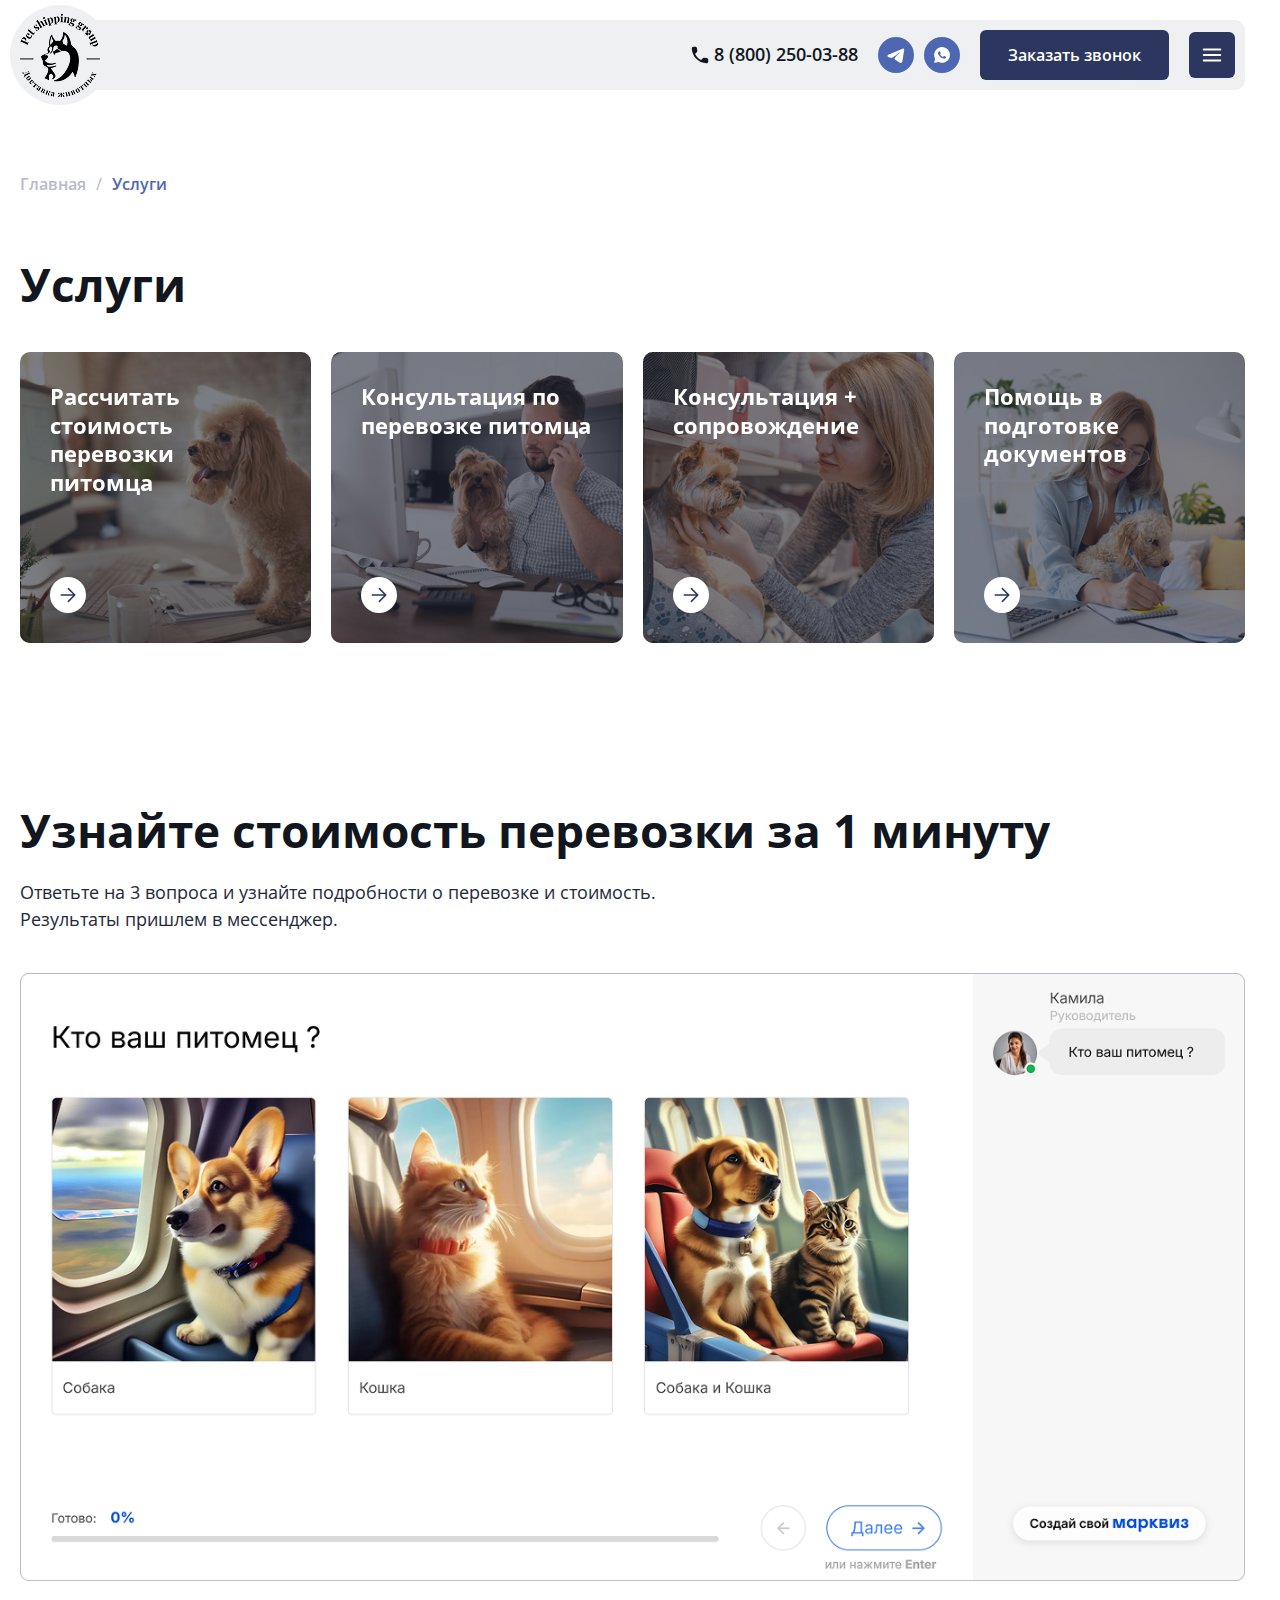
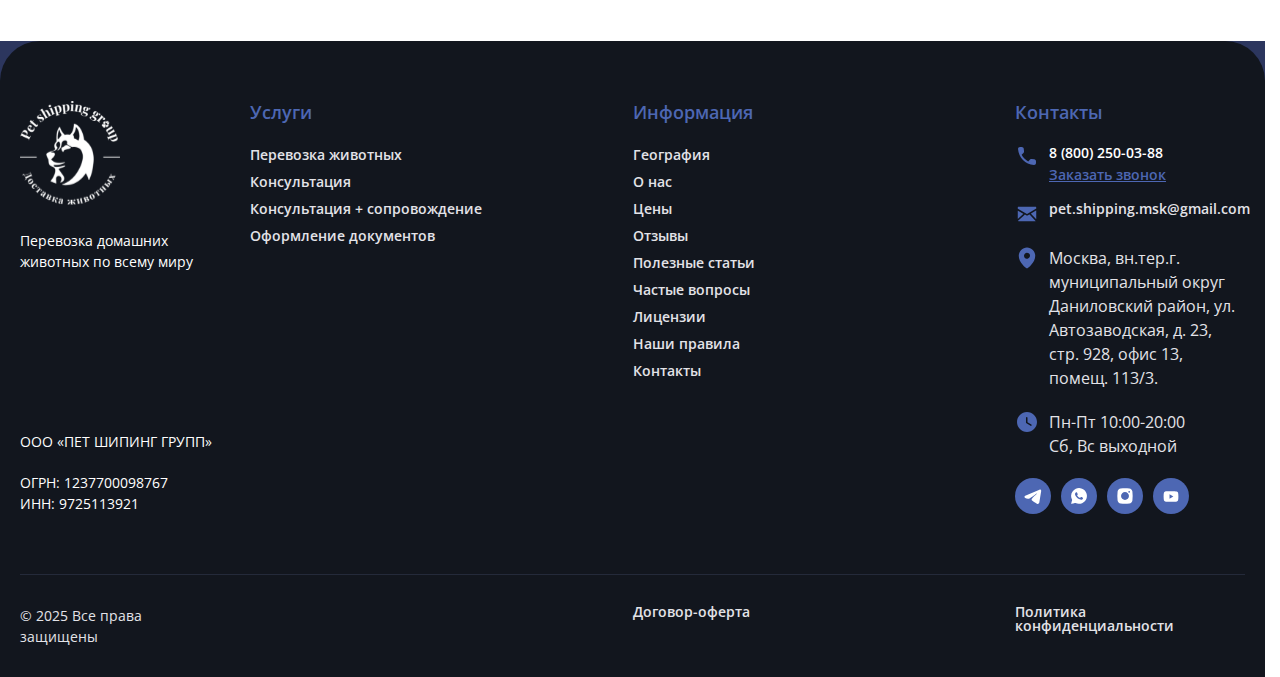
<file: services.html>
<!DOCTYPE html>
<html lang="ru">

<head>
    <meta charset="UTF-8">
    <meta name="viewport" content="width=device-width, initial-scale=1.0">
    <title>Перевозка домашних животных по всему миру</title>
    <link rel="stylesheet" href="./styles/normolize.css">
    <link rel="stylesheet" href="./styles/lib/swiper-bundle.min.css">
    <link rel="stylesheet" href="./styles/lib/intlTelInput.css">
    <link rel="stylesheet" href="./styles/main.css">
    <script src="./scripts/lib/swiper-bundle.min.js" defer></script>
    <script src="./scripts/lib/intlTelInput.min.js" defer></script>
    <script src="./scripts/main.js" defer></script>
</head>

<body>
    <div class="wrapper">
        <header class="header">
            <div class="header__inner container">
                <div class="header__top layer-top header__top--grey">
                    <a href="./index.html" class="header__logo logo">
                        <img src="./images/logo.png" alt="logo" class="logo__img">
                    </a>

                    <nav class="header__nav menu">
                        <ul class="menu__list menu__list--cloumn">
                            <li class="menu__list-item">
                                <a href="./services.html" class="menu__list-link">Услуги</a>
                            </li>
                            <li class="menu__list-item">
                                <a href="./geography.html" class="menu__list-link">География</a>
                            </li>
                            <li class="menu__list-item">
                                <a href="./about-us.html" class="menu__list-link">О нас</a>
                            </li>
                            <li class="menu__list-item">
                                <a href="./prices.html" class="menu__list-link">Цены</a>
                            </li>
                            <li class="menu__list-item">
                                <a href="/" class="menu__list-link">Отзывы</a>
                            </li>
                            <li class="menu__list-item">
                                <a href="./articles-list.html" class="menu__list-link">Статьи</a>
                            </li>
                            <li class="menu__list-item">
                                <a href="/" class="menu__list-link">Контакты</a>
                            </li>
                        </ul>
                    </nav>

                    <div class="header__contacts contacts">
                        <a href="tel:88002500388" class="tel">
                            <img src="./images/phone.svg" alt="" class="tel__icon">
                            <span class="tel__text">8 (800) 250-03-88</span>
                        </a>

                        <div class="socials">
                            <ul class="socials__list">
                                <li class="socials__list-item">
                                    <a href="/" class="socials__list-link socials__list-link--tg">
                                        <img src="./images/tg.svg" alt="" width="18" height="15"
                                            class="socials__list-item-img">
                                    </a>
                                </li>
                                <li class="socials__list-item">
                                    <a href="/" class="socials__list-link socials__list-link--wa">
                                        <img src="./images/wa.svg" alt="" width="16" height="16"
                                            class="socials__list-item-img">
                                    </a>
                                </li>
                            </ul>
                        </div>

                        <button class="btn header__btn" type="button" data-js-popup-show="callback-popup">Заказать звонок</button>
                    </div>

                    <button type="button" class="burger" data-js-burger-open>
                        <img src="./images/header/burger.svg" alt="" class="burger__img">
                    </button>
                </div>
            </div>
            <div class="mobile-menu" data-js-mobile-menu>
                <button type="button" class="mobile-menu__close" data-js-mobile-menu-close>
                    <img src="./images/header/burger-close.svg" alt="" class="mobile-menu__close-img">
                </button>

                <div class="mobile-menu__inner">
                    <a href="./index.html" class="mobile-menu__logo logo">
                        <img src="./images/logo.png" alt="logo" class="logo__img">
                    </a>

                    <nav class="mobile-menu__nav menu">
                        <ul class="menu__list">
                            <li class="menu__list-item">
                                <a href="./services.html" class="menu__list-link">Услуги</a>
                            </li>
                            <li class="menu__list-item">
                                <a href="./geography.html" class="menu__list-link">География</a>
                            </li>
                            <li class="menu__list-item">
                                <a href="./about-us.html" class="menu__list-link">О нас</a>
                            </li>
                            <li class="menu__list-item">
                                <a href="./prices.html" class="menu__list-link">Цены</a>
                            </li>
                            <li class="menu__list-item">
                                <a href="/" class="menu__list-link">Отзывы</a>
                            </li>
                            <li class="menu__list-item">
                                <a href="./articles-list.html" class="menu__list-link">Статьи</a>
                            </li>
                            <li class="menu__list-item">
                                <a href="/" class="menu__list-link">Контакты</a>
                            </li>
                        </ul>
                    </nav>

                    <div class="mobile-menu__bottom">
                        <a href="tel:88002500388" class="mobile-menu__tel">
                            <img src="./images/phone-blue.svg" alt="" class="tel__icon">
                            <span class="tel__text">8 (800) 250-03-88</span>
                        </a>

                        <a href="mailto:pet.shipping.msk@gmail.com" class="mobile-menu__email">
                            <img src="./images/email.svg" alt="" class="mobile-menu__email-img">
                            <span class="mobile-menu__email text">pet.shipping.msk@gmail.com</span>
                        </a>

                        <div class="socials">
                            <ul class="socials__list">
                                <li class="socials__list-item">
                                    <a href="/" class="socials__list-link socials__list-link--tg">
                                        <img src="./images/tg.svg" alt="" width="18" height="15"
                                            class="socials__list-item-img">
                                    </a>
                                </li>
                                <li class="socials__list-item">
                                    <a href="/" class="socials__list-link socials__list-link--wa">
                                        <img src="./images/wa.svg" alt="" width="16" height="16"
                                            class="socials__list-item-img">
                                    </a>
                                </li>
                                <li class="socials__list-item">
                                    <a href="/" class="socials__list-link socials__list-link--inst">
                                        <img src="./images/inst.svg" alt="" width="16" height="16"
                                            class="socials__list-item-img">
                                    </a>
                                </li>
                                <li class="socials__list-item">
                                    <a href="/" class="socials__list-link socials__list-link--yt">
                                        <img src="./images/yt.svg" alt="" width="16" height="16"
                                            class="socials__list-item-img">
                                    </a>
                                </li>
                            </ul>
                        </div>

                        <button class="mobile-menu__btn btn btn--light" type="button" data-js-popup-show="callback-popup">Заказать звонок</button>
                    </div>
                </div>
            </div>
        </header>

        <main class="main">
            <div class="breadcrumbs">
                <div class="breadcrumbs__inner container">
                    <ul class="breadcrumbs__list">
                        <li class="breadcrumbs__list-item">
                            <a href="./index.html" class="breadcrumbs__link">Главная</a>
                        </li>
                        <li class="breadcrumbs__list-item">
                            <a href="/" class="breadcrumbs__link">Услуги</a>
                        </li>
                    </ul>
                </div>
            </div>

            <section class="section">
                <div class="section__header container">
                    <h2 class="section__title title">Услуги</h2>
                </div>

                <div class="services">

                    <div class="services__inner container">
                        <div class="swiper services__swiper">
                            <div class="swiper-wrapper services__swiper-wrapper">
                                <div class="swiper-slide services__swiper-slide">
                                    <a href="/" class="services-item"
                                        style="--bg-services: url('../images/services/services-1.png')">
                                        <p class="services-item__title layer-top">Рассчитать стоимость перевозки питомца
                                        </p>
                                        <span class="services-item__arrow layer-top">
                                            <svg width="16" height="16" viewBox="0 0 16 16" fill="none"
                                                xmlns="http://www.w3.org/2000/svg">
                                                <path d="M1.25 8L14.75 8M14.75 8L8.375 14.375M14.75 8L8.375 1.625"
                                                    stroke="currentColor" stroke-width="1.5" stroke-linecap="round"
                                                    stroke-linejoin="round" />
                                            </svg>
                                        </span>
                                    </a>
                                </div>
                                <div class="swiper-slide services__swiper-slide">
                                    <a href="/" class="services-item"
                                        style="--bg-services: url('../images/services/services-2.png')">
                                        <p class="services-item__title layer-top">Консультация по перевозке питомца</p>
                                        <span class="services-item__arrow layer-top">
                                            <svg width="16" height="16" viewBox="0 0 16 16" fill="none"
                                                xmlns="http://www.w3.org/2000/svg">
                                                <path d="M1.25 8L14.75 8M14.75 8L8.375 14.375M14.75 8L8.375 1.625"
                                                    stroke="currentColor" stroke-width="1.5" stroke-linecap="round"
                                                    stroke-linejoin="round" />
                                            </svg>
                                        </span>
                                    </a>
                                </div>
                                <div class="swiper-slide services__swiper-slide">
                                    <a href="/" class="services-item"
                                        style="--bg-services: url('../images/services/services-3.png')">
                                        <p class="services-item__title layer-top">Консультация + сопровождение</p>
                                        <span class="services-item__arrow layer-top">
                                            <svg width="16" height="16" viewBox="0 0 16 16" fill="none"
                                                xmlns="http://www.w3.org/2000/svg">
                                                <path d="M1.25 8L14.75 8M14.75 8L8.375 14.375M14.75 8L8.375 1.625"
                                                    stroke="currentColor" stroke-width="1.5" stroke-linecap="round"
                                                    stroke-linejoin="round" />
                                            </svg>
                                        </span>
                                    </a>
                                </div>
                                <div class="swiper-slide services__swiper-slide">
                                    <a href="/" class="services-item"
                                        style="--bg-services: url('../images/services/services-4.png')">
                                        <p class="services-item__title layer-top">Помощь в подготовке документов</p>
                                        <span class="services-item__arrow layer-top">
                                            <svg width="16" height="16" viewBox="0 0 16 16" fill="none"
                                                xmlns="http://www.w3.org/2000/svg">
                                                <path d="M1.25 8L14.75 8M14.75 8L8.375 14.375M14.75 8L8.375 1.625"
                                                    stroke="currentColor" stroke-width="1.5" stroke-linecap="round"
                                                    stroke-linejoin="round" />
                                            </svg>
                                        </span>
                                    </a>
                                </div>
                            </div>

                            <div class="swiper-pagination services__swiper-pagination main-pagination"></div>
                        </div>
                    </div>


                </div>
            </section>

            <section class="section">
                <div class="calculator">
                    <div class="calculator__inner container">
                        <h4 class="calculator__title title-second">Узнайте стоимость перевозки за 1 минуту</h4>
                        <p class="calculator__descr">Ответьте на 3 вопроса и узнайте подробности о перевозке и стоимость. Результаты пришлем в мессенджер.</p>
                        <!-- For morkviz -->
                        <img src="./images/calculator-stemp.png" alt="" class="calculator__stamp">
                        <!-- For morkviz -->
                    </div>
                </div>
            </section>
        </main>

        <footer class="footer">
            <div class="footer__inner container">
                <div class="footer__body">
                    <div class="footer__coll footer__coll--main">
                        <div class="footer__logo-wrap">
                            <a href="./index.html" class="footer-logo">
                                <img src="./images/footer-logo.svg" alt="" class="footer-logo__img">
                            </a>
                            <p class="footer__descr">Перевозка домашних животных по всему миру</p>
                        </div>
                        <div class="footer__info">
                            <p class="footer__info-top">ООО «ПЕТ ШИПИНГ ГРУПП»</p>
                            <p class="footer__info-item">ОГРН: 1237700098767</p>
                            <p class="footer__info-item">ИНН: 9725113921</p>
                        </div>
                    </div>
                    <div class="footer__coll footer__coll--menu-1">
                        <div class="footer__menu-wrap">
                            <p class="footer__title">Услуги</p>
                            <ul class="footer-menu">
                                <li class="footer-menu__item">
                                    <a href="/" class="footer-menu__link">Перевозка животных</a>
                                </li>
                                <li class="footer-menu__item">
                                    <a href="/" class="footer-menu__link">Консультация</a>
                                </li>
                                <li class="footer-menu__item">
                                    <a href="/" class="footer-menu__link">Консультация + сопровождение</a>
                                </li>
                                <li class="footer-menu__item">
                                    <a href="/" class="footer-menu__link">Оформление документов </a>
                                </li>
                            </ul>
                        </div>
                    </div>
                    <div class="footer__coll footer__coll--menu-2">
                        <div class="footer__menu-wrap">
                            <p class="footer__title">Информация</p>
                            <ul class="footer-menu">
                                <li class="footer-menu__item">
                                    <a href="./geography.html" class="footer-menu__link">География</a>
                                </li>
                                <li class="footer-menu__item">
                                    <a href="./about-us.html" class="footer-menu__link">О нас</a>
                                </li>
                                <li class="footer-menu__item">
                                    <a href="./prices.html" class="footer-menu__link">Цены</a>
                                </li>
                                <li class="footer-menu__item">
                                    <a href="/" class="footer-menu__link">Отзывы</a>
                                </li>
                                <li class="footer-menu__item">
                                    <a href="./articles-list.html" class="footer-menu__link">Полезные статьи</a>
                                </li>
                                <li class="footer-menu__item">
                                    <a href="/" class="footer-menu__link">Частые вопросы</a>
                                </li>
                                <li class="footer-menu__item">
                                    <a href="/" class="footer-menu__link">Лицензии</a>
                                </li>
                                <li class="footer-menu__item">
                                    <a href="/" class="footer-menu__link">Наши правила</a>
                                </li>
                                <li class="footer-menu__item">
                                    <a href="/" class="footer-menu__link">Контакты</a>
                                </li>
                            </ul>
                        </div>
                    </div>
                    <div class="footer__coll footer__coll--contact">
                        <p class="footer__title">Контакты</p>
                        <div class="footer__contacts-wrap footer-contacts">
                            <div class="footer-contacts__item">
                                <img src="./images/tel-blue.svg" alt="" class="footer-contacts__icon">
                                <div class="footer-contacts__info">
                                    <a href="tel:88002500388" class="footer-contacts__tel">8 (800) 250-03-88</a>
                                    <a href="" class="footer-contacts__call">Заказать звонок</a>
                                </div>
                            </div>
                            <div class="footer-contacts__item">
                                <img src="./images/mail-blue.svg" alt="" class="footer-contacts__icon">
                                <div class="footer-contacts__info">
                                    <a href="mailto:pet.shipping.msk@gmail.com" class="footer-contacts__text">pet.shipping.msk@gmail.com</a>
                                </div>
                            </div>
                            <div class="footer-contacts__item">
                                <img src="./images/loacation-blue.svg" alt="" class="footer-contacts__icon">
                                <div class="footer-contacts__info">
                                    <p class="footer-contacts__text">Москва, вн.тер.г. муниципальный округ Даниловский район, ул. Автозаводская, д. 23, стр. 928, офис 13, помещ. 113/3.</p>
                                </div>
                            </div>
                            <div class="footer-contacts__item">
                                <img src="./images/clock-blue.svg" alt="" class="footer-contacts__icon">
                                <div class="footer-contacts__info">
                                    <p class="footer-contacts__text">Пн-Пт 10:00-20:00<br> Сб, Вс выходной </p>
                                </div>
                            </div>
                        </div>
                        <div class="socials">
                            <ul class="socials__list">
                                <li class="socials__list-item">
                                    <a href="/" class="socials__list-link socials__list-link--tg">
                                        <img src="./images/tg.svg" alt="" width="18" height="15"
                                            class="socials__list-item-img">
                                    </a>
                                </li>
                                <li class="socials__list-item">
                                    <a href="/" class="socials__list-link socials__list-link--wa">
                                        <img src="./images/wa.svg" alt="" width="16" height="16"
                                            class="socials__list-item-img">
                                    </a>
                                </li>
                                <li class="socials__list-item">
                                    <a href="/" class="socials__list-link socials__list-link--inst">
                                        <img src="./images/inst.svg" alt="" width="16" height="16"
                                            class="socials__list-item-img">
                                    </a>
                                </li>
                                <li class="socials__list-item">
                                    <a href="/" class="socials__list-link socials__list-link--yt">
                                        <img src="./images/yt.svg" alt="" width="16" height="16"
                                            class="socials__list-item-img">
                                    </a>
                                </li>
                            </ul>
                        </div>
                    </div>
                </div>
                <div class="footer__bottom">
                    <p class="footer__bottom-link">© 2025 Все права защищены</p>
                    <a href="" class="footer__bottom-link">Договор-оферта</a>
                    <a href="" class="footer__bottom-link">Политика конфиденциальности</a>
                </div>
            </div>
        </footer>
    </div>
    <div class="overlay" data-js-overlay></div>

    <div class="callback-popup" id="callback-popup" data-js-popup="callback-popup">
        <button class="callback-popup__close">
            <img src="./images/header/burger-close.svg" alt="" class="callback-popup__close-img" data-js-popup-close>
        </button>
        <div class="callback-popup__inner">
            <h6 class="callback-popup__title">Заказать звонок</h6>
            <p class="callback-popup__subtitle">Оставьте заявку, наш специалист свяжется с вами в ближайшее время.</p>
            <form action="" class="callback-popup__form main-form">
                <div class="main-form__input-wrap">
                    <input type="text" class="main-form__input" name="name" placeholder="Имя">
                </div>
                <div class="main-form__input-wrap">
                    <input type="tel" class="main-form__input tel" name="tel" id="tel">
                </div>
                <div class="main-form__btn-wrap">
                    <button type="submit" class="main-form__btn btn btn--light">Заказать звонок</button>
                </div>
                <div class="main-form__rules">
                    <input type="checkbox" class="main-form__checkbox">
                    <div class="main-form__rules-text">Нажимая на кнопку, вы соглашаетесь с <a href="/">Политикой конфиденциальности</a>.</div>
                </div>
            </form>
        </div>
    </div>
</body>

</html>
</file>
<file: styles/normolize.css>
/**
  Нормализация блочной модели
 */
*,
::before,
::after {
  box-sizing: border-box;
}

/**
  Убираем внутренние отступы слева тегам списков,
  у которых есть атрибут class
 */
:where(ul, ol):where([class]) {
  padding-left: 0;
}

/**
  Убираем внешние отступы body и двум другим тегам,
  у которых есть атрибут class
 */
body,
:where(blockquote, figure):where([class]) {
  margin: 0;
}

/**
  Убираем внешние отступы вертикали нужным тегам,
  у которых есть атрибут class
 */
:where(
  h1,
  h2,
  h3,
  h4,
  h5,
  h6,
  p,
  ul,
  ol,
  dl
):where([class]) {
  margin-block: 0;
}

:where(dd[class]) {
  margin-left: 0;
}

:where(fieldset[class]) {
  margin-left: 0;
  padding: 0;
  border: none;
}

/**
  Убираем стандартный маркер маркированному списку,
  у которого есть атрибут class
 */
:where(ul[class]) {
  list-style: none;
}

:where(address[class]) {
  font-style: normal;
}

/**
  Обнуляем вертикальные внешние отступы параграфа,
  объявляем локальную переменную для внешнего отступа вниз,
  чтобы избежать взаимодействие с более сложным селектором
 */
p {
  --paragraphMarginBottom: 24px;

  margin-block: 0;
}

/**
  Внешний отступ вниз для параграфа без атрибута class,
  который расположен не последним среди своих соседних элементов
 */
p:where(:not([class]):not(:last-child)) {
  margin-bottom: var(--paragraphMarginBottom);
}


/**
  Упрощаем работу с изображениями и видео
 */
img,
video {
  display: block;
  max-width: 100%;
  height: auto;
}

/**
  Наследуем свойства шрифт для полей ввода
 */
input,
textarea,
select,
button {
  font: inherit;
}

html {
  /**
    Пригодится в большинстве ситуаций
    (когда, например, нужно будет "прижать" футер к низу сайта)
   */
  height: 100%;
  /**
    Убираем скачок интерфейса по горизонтали
    при появлении / исчезновении скроллбара
   */
  scrollbar-gutter: stable;
}

/**
  Плавный скролл
 */
html,
:has(:target) {
  scroll-behavior: smooth;
}

body {
  /**
    Пригодится в большинстве ситуаций
    (когда, например, нужно будет "прижать" футер к низу сайта)
   */
  min-height: 100%;
  /**
    Унифицированный интерлиньяж
   */
  line-height: 1.5;
}

/**
  Нормализация высоты элемента ссылки при его инспектировании в DevTools
 */
a:where([class]) {
  display: inline-flex;
}

/**
  Курсор-рука при наведении на элемент
 */
button,
label {
  cursor: pointer;
}

/**
  Приводим к единому цвету svg-элементы
  (за исключением тех, у которых уже указан
  атрибут fill со значением 'none' или начинается с 'url')
 */
:where([fill]:not(
  [fill="none"],
  [fill^="url"]
)) {
  fill: currentColor;
}

/**
  Приводим к единому цвету svg-элементы
  (за исключением тех, у которых уже указан
  атрибут stroke со значением 'none')
 */
:where([stroke]:not(
  [stroke="none"],
  [stroke^="url"]
)) {
  stroke: currentColor;
}

/**
  Чиним баг задержки смены цвета при взаимодействии с svg-элементами
 */
svg * {
  transition-property: fill, stroke;
}

/**
  Приведение рамок таблиц в классический 'collapse' вид
 */
:where(table) {
  border-collapse: collapse;
  border-color: currentColor;
}

/**
  Удаляем все анимации и переходы для людей,
  которые предпочитают их не использовать
 */
@media (prefers-reduced-motion: reduce) {
  *,
  ::before,
  ::after {
    animation-duration: 0.01ms !important;
    animation-iteration-count: 1 !important;
    transition-duration: 0.01ms !important;
    scroll-behavior: auto !important;
  }
}
</file>
<file: styles/lib/intlTelInput.css>
:root {
  --iti-hover-color: rgba(0, 0, 0, 0.05);
  --iti-border-color: #ccc;
  --iti-dialcode-color: #999;
  --iti-dropdown-bg: white;
  --iti-spacer-horizontal: 8px;
  --iti-flag-height: 12px;
  --iti-flag-width: 16px;
  --iti-border-width: 1px;
  --iti-arrow-height: 4px;
  --iti-arrow-width: 6px;
  --iti-triangle-border: calc(var(--iti-arrow-width) / 2);
  --iti-arrow-padding: 6px;
  --iti-arrow-color: #555;
  --iti-path-flags-1x: url("../../images/flags/flags.webp");
  --iti-path-flags-2x: url("../../images/flags/flags@2x.webp");
  --iti-path-globe-1x: url("../../images/flags/globe.webp");
  --iti-path-globe-2x: url("../../images/flags/globe@2x.webp");
  --iti-flag-sprite-width: 3904px;
  --iti-flag-sprite-height: 12px;
  --iti-mobile-popup-margin: 30px;
}

.iti {
  position: relative;
  display: inline-block;
}
.iti * {
  box-sizing: border-box;
}
.iti__hide {
  display: none;
}
.iti__v-hide {
  visibility: hidden;
}
.iti__a11y-text {
  width: 1px;
  height: 1px;
  clip: rect(1px, 1px, 1px, 1px);
  overflow: hidden;
  position: absolute;
}
.iti input.iti__tel-input,
.iti input.iti__tel-input[type=text],
.iti input.iti__tel-input[type=tel] {
  position: relative;
  z-index: 0;
  margin: 0 !important;
}
.iti__country-container {
  position: absolute;
  top: 0;
  bottom: 0;
  padding: var(--iti-border-width);
}
.iti__selected-country {
  z-index: 1;
  position: relative;
  display: flex;
  align-items: center;
  height: 100%;
  background: none;
  border: 0;
  margin: 0;
  padding: 0;
  font-family: inherit;
  font-size: inherit;
  color: inherit;
  border-radius: 0;
  font-weight: inherit;
  line-height: inherit;
  text-decoration: none;
}
.iti__selected-country-primary {
  display: flex;
  align-items: center;
  height: 100%;
  padding: 0 var(--iti-arrow-padding) 0 var(--iti-spacer-horizontal);
}
.iti__arrow {
  margin-left: var(--iti-arrow-padding);
  width: 0;
  height: 0;
  border-left: var(--iti-triangle-border) solid transparent;
  border-right: var(--iti-triangle-border) solid transparent;
  border-top: var(--iti-arrow-height) solid var(--iti-arrow-color);
}
[dir=rtl] .iti__arrow {
  margin-right: var(--iti-arrow-padding);
  margin-left: 0;
}
.iti__arrow--up {
  border-top: none;
  border-bottom: var(--iti-arrow-height) solid var(--iti-arrow-color);
}
.iti__dropdown-content {
  border-radius: 3px;
  background-color: var(--iti-dropdown-bg);
}
.iti--inline-dropdown .iti__dropdown-content {
  position: absolute;
  z-index: 2;
  margin-top: 3px;
  margin-left: calc(var(--iti-border-width) * -1);
  border: var(--iti-border-width) solid var(--iti-border-color);
  box-shadow: 1px 1px 4px rgba(0, 0, 0, 0.2);
}
.iti__search-input {
  width: 100%;
  border-width: 0;
  border-radius: 3px;
}
.iti__search-input + .iti__country-list {
  border-top: 1px solid var(--iti-border-color);
}
.iti__country-list {
  list-style: none;
  padding: 0;
  margin: 0;
  overflow-y: scroll;
  -webkit-overflow-scrolling: touch;
}
.iti--inline-dropdown .iti__country-list {
  max-height: 185px;
}
.iti--flexible-dropdown-width .iti__country-list {
  white-space: nowrap;
}
@media (max-width: 500px) {
  .iti--flexible-dropdown-width .iti__country-list {
    white-space: normal;
  }
}
.iti__country {
  display: flex;
  align-items: center;
  padding: 8px var(--iti-spacer-horizontal);
  outline: none;
}
.iti__dial-code {
  color: var(--iti-dialcode-color);
}
.iti__country.iti__highlight {
  background-color: var(--iti-hover-color);
}
.iti__country-list .iti__flag, .iti__country-name {
  margin-right: var(--iti-spacer-horizontal);
}
[dir=rtl] .iti__country-list .iti__flag, [dir=rtl] .iti__country-name {
  margin-right: 0;
  margin-left: var(--iti-spacer-horizontal);
}
.iti--allow-dropdown .iti__country-container:not(:has(+ input[disabled])):not(:has(+ input[readonly])):hover, .iti--allow-dropdown .iti__country-container:not(:has(+ input[disabled])):not(:has(+ input[readonly])):hover button {
  cursor: pointer;
}
.iti--allow-dropdown .iti__country-container:not(:has(+ input[disabled])):not(:has(+ input[readonly])) .iti__selected-country-primary:hover,
.iti--allow-dropdown .iti__country-container:not(:has(+ input[disabled])):not(:has(+ input[readonly])) .iti__selected-country:has(+ .iti__dropdown-content:hover) .iti__selected-country-primary {
  background-color: var(--iti-hover-color);
}
.iti .iti__selected-dial-code {
  margin-left: 4px;
}
[dir=rtl] .iti .iti__selected-dial-code {
  margin-left: 0;
  margin-right: 4px;
}
.iti--container {
  position: fixed;
  top: -1000px;
  left: -1000px;
  z-index: 1060;
  padding: var(--iti-border-width);
}
.iti--container:hover {
  cursor: pointer;
}

.iti--fullscreen-popup.iti--container {
  background-color: rgba(0, 0, 0, 0.5);
  top: 0;
  bottom: 0;
  left: 0;
  right: 0;
  position: fixed;
  padding: var(--iti-mobile-popup-margin);
  display: flex;
  flex-direction: column;
  justify-content: flex-start;
}
.iti--fullscreen-popup .iti__dropdown-content {
  display: flex;
  flex-direction: column;
  max-height: 100%;
  position: relative;
}
.iti--fullscreen-popup .iti__country {
  padding: 10px 10px;
  line-height: 1.5em;
}

.iti__flag {
  --iti-flag-offset: 100px;
  height: var(--iti-flag-height);
  width: var(--iti-flag-width);
  border-radius: 1px;
  box-shadow: 0px 0px 1px 0px #888;
  background-image: var(--iti-path-flags-1x);
  background-repeat: no-repeat;
  background-position: var(--iti-flag-offset) 0;
  background-size: var(--iti-flag-sprite-width) var(--iti-flag-sprite-height);
}

.iti__ac {
  --iti-flag-offset: 0px;
}

.iti__ad {
  --iti-flag-offset: -16px;
}

.iti__ae {
  --iti-flag-offset: -32px;
}

.iti__af {
  --iti-flag-offset: -48px;
}

.iti__ag {
  --iti-flag-offset: -64px;
}

.iti__ai {
  --iti-flag-offset: -80px;
}

.iti__al {
  --iti-flag-offset: -96px;
}

.iti__am {
  --iti-flag-offset: -112px;
}

.iti__ao {
  --iti-flag-offset: -128px;
}

.iti__ar {
  --iti-flag-offset: -144px;
}

.iti__as {
  --iti-flag-offset: -160px;
}

.iti__at {
  --iti-flag-offset: -176px;
}

.iti__au {
  --iti-flag-offset: -192px;
}

.iti__aw {
  --iti-flag-offset: -208px;
}

.iti__ax {
  --iti-flag-offset: -224px;
}

.iti__az {
  --iti-flag-offset: -240px;
}

.iti__ba {
  --iti-flag-offset: -256px;
}

.iti__bb {
  --iti-flag-offset: -272px;
}

.iti__bd {
  --iti-flag-offset: -288px;
}

.iti__be {
  --iti-flag-offset: -304px;
}

.iti__bf {
  --iti-flag-offset: -320px;
}

.iti__bg {
  --iti-flag-offset: -336px;
}

.iti__bh {
  --iti-flag-offset: -352px;
}

.iti__bi {
  --iti-flag-offset: -368px;
}

.iti__bj {
  --iti-flag-offset: -384px;
}

.iti__bl {
  --iti-flag-offset: -400px;
}

.iti__bm {
  --iti-flag-offset: -416px;
}

.iti__bn {
  --iti-flag-offset: -432px;
}

.iti__bo {
  --iti-flag-offset: -448px;
}

.iti__bq {
  --iti-flag-offset: -464px;
}

.iti__br {
  --iti-flag-offset: -480px;
}

.iti__bs {
  --iti-flag-offset: -496px;
}

.iti__bt {
  --iti-flag-offset: -512px;
}

.iti__bw {
  --iti-flag-offset: -528px;
}

.iti__by {
  --iti-flag-offset: -544px;
}

.iti__bz {
  --iti-flag-offset: -560px;
}

.iti__ca {
  --iti-flag-offset: -576px;
}

.iti__cc {
  --iti-flag-offset: -592px;
}

.iti__cd {
  --iti-flag-offset: -608px;
}

.iti__cf {
  --iti-flag-offset: -624px;
}

.iti__cg {
  --iti-flag-offset: -640px;
}

.iti__ch {
  --iti-flag-offset: -656px;
}

.iti__ci {
  --iti-flag-offset: -672px;
}

.iti__ck {
  --iti-flag-offset: -688px;
}

.iti__cl {
  --iti-flag-offset: -704px;
}

.iti__cm {
  --iti-flag-offset: -720px;
}

.iti__cn {
  --iti-flag-offset: -736px;
}

.iti__co {
  --iti-flag-offset: -752px;
}

.iti__cr {
  --iti-flag-offset: -768px;
}

.iti__cu {
  --iti-flag-offset: -784px;
}

.iti__cv {
  --iti-flag-offset: -800px;
}

.iti__cw {
  --iti-flag-offset: -816px;
}

.iti__cx {
  --iti-flag-offset: -832px;
}

.iti__cy {
  --iti-flag-offset: -848px;
}

.iti__cz {
  --iti-flag-offset: -864px;
}

.iti__de {
  --iti-flag-offset: -880px;
}

.iti__dj {
  --iti-flag-offset: -896px;
}

.iti__dk {
  --iti-flag-offset: -912px;
}

.iti__dm {
  --iti-flag-offset: -928px;
}

.iti__do {
  --iti-flag-offset: -944px;
}

.iti__dz {
  --iti-flag-offset: -960px;
}

.iti__ec {
  --iti-flag-offset: -976px;
}

.iti__ee {
  --iti-flag-offset: -992px;
}

.iti__eg {
  --iti-flag-offset: -1008px;
}

.iti__eh {
  --iti-flag-offset: -1024px;
}

.iti__er {
  --iti-flag-offset: -1040px;
}

.iti__es {
  --iti-flag-offset: -1056px;
}

.iti__et {
  --iti-flag-offset: -1072px;
}

.iti__fi {
  --iti-flag-offset: -1088px;
}

.iti__fj {
  --iti-flag-offset: -1104px;
}

.iti__fk {
  --iti-flag-offset: -1120px;
}

.iti__fm {
  --iti-flag-offset: -1136px;
}

.iti__fo {
  --iti-flag-offset: -1152px;
}

.iti__fr {
  --iti-flag-offset: -1168px;
}

.iti__ga {
  --iti-flag-offset: -1184px;
}

.iti__gb {
  --iti-flag-offset: -1200px;
}

.iti__gd {
  --iti-flag-offset: -1216px;
}

.iti__ge {
  --iti-flag-offset: -1232px;
}

.iti__gf {
  --iti-flag-offset: -1248px;
}

.iti__gg {
  --iti-flag-offset: -1264px;
}

.iti__gh {
  --iti-flag-offset: -1280px;
}

.iti__gi {
  --iti-flag-offset: -1296px;
}

.iti__gl {
  --iti-flag-offset: -1312px;
}

.iti__gm {
  --iti-flag-offset: -1328px;
}

.iti__gn {
  --iti-flag-offset: -1344px;
}

.iti__gp {
  --iti-flag-offset: -1360px;
}

.iti__gq {
  --iti-flag-offset: -1376px;
}

.iti__gr {
  --iti-flag-offset: -1392px;
}

.iti__gt {
  --iti-flag-offset: -1408px;
}

.iti__gu {
  --iti-flag-offset: -1424px;
}

.iti__gw {
  --iti-flag-offset: -1440px;
}

.iti__gy {
  --iti-flag-offset: -1456px;
}

.iti__hk {
  --iti-flag-offset: -1472px;
}

.iti__hn {
  --iti-flag-offset: -1488px;
}

.iti__hr {
  --iti-flag-offset: -1504px;
}

.iti__ht {
  --iti-flag-offset: -1520px;
}

.iti__hu {
  --iti-flag-offset: -1536px;
}

.iti__id {
  --iti-flag-offset: -1552px;
}

.iti__ie {
  --iti-flag-offset: -1568px;
}

.iti__il {
  --iti-flag-offset: -1584px;
}

.iti__im {
  --iti-flag-offset: -1600px;
}

.iti__in {
  --iti-flag-offset: -1616px;
}

.iti__io {
  --iti-flag-offset: -1632px;
}

.iti__iq {
  --iti-flag-offset: -1648px;
}

.iti__ir {
  --iti-flag-offset: -1664px;
}

.iti__is {
  --iti-flag-offset: -1680px;
}

.iti__it {
  --iti-flag-offset: -1696px;
}

.iti__je {
  --iti-flag-offset: -1712px;
}

.iti__jm {
  --iti-flag-offset: -1728px;
}

.iti__jo {
  --iti-flag-offset: -1744px;
}

.iti__jp {
  --iti-flag-offset: -1760px;
}

.iti__ke {
  --iti-flag-offset: -1776px;
}

.iti__kg {
  --iti-flag-offset: -1792px;
}

.iti__kh {
  --iti-flag-offset: -1808px;
}

.iti__ki {
  --iti-flag-offset: -1824px;
}

.iti__km {
  --iti-flag-offset: -1840px;
}

.iti__kn {
  --iti-flag-offset: -1856px;
}

.iti__kp {
  --iti-flag-offset: -1872px;
}

.iti__kr {
  --iti-flag-offset: -1888px;
}

.iti__kw {
  --iti-flag-offset: -1904px;
}

.iti__ky {
  --iti-flag-offset: -1920px;
}

.iti__kz {
  --iti-flag-offset: -1936px;
}

.iti__la {
  --iti-flag-offset: -1952px;
}

.iti__lb {
  --iti-flag-offset: -1968px;
}

.iti__lc {
  --iti-flag-offset: -1984px;
}

.iti__li {
  --iti-flag-offset: -2000px;
}

.iti__lk {
  --iti-flag-offset: -2016px;
}

.iti__lr {
  --iti-flag-offset: -2032px;
}

.iti__ls {
  --iti-flag-offset: -2048px;
}

.iti__lt {
  --iti-flag-offset: -2064px;
}

.iti__lu {
  --iti-flag-offset: -2080px;
}

.iti__lv {
  --iti-flag-offset: -2096px;
}

.iti__ly {
  --iti-flag-offset: -2112px;
}

.iti__ma {
  --iti-flag-offset: -2128px;
}

.iti__mc {
  --iti-flag-offset: -2144px;
}

.iti__md {
  --iti-flag-offset: -2160px;
}

.iti__me {
  --iti-flag-offset: -2176px;
}

.iti__mf {
  --iti-flag-offset: -2192px;
}

.iti__mg {
  --iti-flag-offset: -2208px;
}

.iti__mh {
  --iti-flag-offset: -2224px;
}

.iti__mk {
  --iti-flag-offset: -2240px;
}

.iti__ml {
  --iti-flag-offset: -2256px;
}

.iti__mm {
  --iti-flag-offset: -2272px;
}

.iti__mn {
  --iti-flag-offset: -2288px;
}

.iti__mo {
  --iti-flag-offset: -2304px;
}

.iti__mp {
  --iti-flag-offset: -2320px;
}

.iti__mq {
  --iti-flag-offset: -2336px;
}

.iti__mr {
  --iti-flag-offset: -2352px;
}

.iti__ms {
  --iti-flag-offset: -2368px;
}

.iti__mt {
  --iti-flag-offset: -2384px;
}

.iti__mu {
  --iti-flag-offset: -2400px;
}

.iti__mv {
  --iti-flag-offset: -2416px;
}

.iti__mw {
  --iti-flag-offset: -2432px;
}

.iti__mx {
  --iti-flag-offset: -2448px;
}

.iti__my {
  --iti-flag-offset: -2464px;
}

.iti__mz {
  --iti-flag-offset: -2480px;
}

.iti__na {
  --iti-flag-offset: -2496px;
}

.iti__nc {
  --iti-flag-offset: -2512px;
}

.iti__ne {
  --iti-flag-offset: -2528px;
}

.iti__nf {
  --iti-flag-offset: -2544px;
}

.iti__ng {
  --iti-flag-offset: -2560px;
}

.iti__ni {
  --iti-flag-offset: -2576px;
}

.iti__nl {
  --iti-flag-offset: -2592px;
}

.iti__no {
  --iti-flag-offset: -2608px;
}

.iti__np {
  --iti-flag-offset: -2624px;
}

.iti__nr {
  --iti-flag-offset: -2640px;
}

.iti__nu {
  --iti-flag-offset: -2656px;
}

.iti__nz {
  --iti-flag-offset: -2672px;
}

.iti__om {
  --iti-flag-offset: -2688px;
}

.iti__pa {
  --iti-flag-offset: -2704px;
}

.iti__pe {
  --iti-flag-offset: -2720px;
}

.iti__pf {
  --iti-flag-offset: -2736px;
}

.iti__pg {
  --iti-flag-offset: -2752px;
}

.iti__ph {
  --iti-flag-offset: -2768px;
}

.iti__pk {
  --iti-flag-offset: -2784px;
}

.iti__pl {
  --iti-flag-offset: -2800px;
}

.iti__pm {
  --iti-flag-offset: -2816px;
}

.iti__pr {
  --iti-flag-offset: -2832px;
}

.iti__ps {
  --iti-flag-offset: -2848px;
}

.iti__pt {
  --iti-flag-offset: -2864px;
}

.iti__pw {
  --iti-flag-offset: -2880px;
}

.iti__py {
  --iti-flag-offset: -2896px;
}

.iti__qa {
  --iti-flag-offset: -2912px;
}

.iti__re {
  --iti-flag-offset: -2928px;
}

.iti__ro {
  --iti-flag-offset: -2944px;
}

.iti__rs {
  --iti-flag-offset: -2960px;
}

.iti__ru {
  --iti-flag-offset: -2976px;
}

.iti__rw {
  --iti-flag-offset: -2992px;
}

.iti__sa {
  --iti-flag-offset: -3008px;
}

.iti__sb {
  --iti-flag-offset: -3024px;
}

.iti__sc {
  --iti-flag-offset: -3040px;
}

.iti__sd {
  --iti-flag-offset: -3056px;
}

.iti__se {
  --iti-flag-offset: -3072px;
}

.iti__sg {
  --iti-flag-offset: -3088px;
}

.iti__sh {
  --iti-flag-offset: -3104px;
}

.iti__si {
  --iti-flag-offset: -3120px;
}

.iti__sj {
  --iti-flag-offset: -3136px;
}

.iti__sk {
  --iti-flag-offset: -3152px;
}

.iti__sl {
  --iti-flag-offset: -3168px;
}

.iti__sm {
  --iti-flag-offset: -3184px;
}

.iti__sn {
  --iti-flag-offset: -3200px;
}

.iti__so {
  --iti-flag-offset: -3216px;
}

.iti__sr {
  --iti-flag-offset: -3232px;
}

.iti__ss {
  --iti-flag-offset: -3248px;
}

.iti__st {
  --iti-flag-offset: -3264px;
}

.iti__sv {
  --iti-flag-offset: -3280px;
}

.iti__sx {
  --iti-flag-offset: -3296px;
}

.iti__sy {
  --iti-flag-offset: -3312px;
}

.iti__sz {
  --iti-flag-offset: -3328px;
}

.iti__tc {
  --iti-flag-offset: -3344px;
}

.iti__td {
  --iti-flag-offset: -3360px;
}

.iti__tg {
  --iti-flag-offset: -3376px;
}

.iti__th {
  --iti-flag-offset: -3392px;
}

.iti__tj {
  --iti-flag-offset: -3408px;
}

.iti__tk {
  --iti-flag-offset: -3424px;
}

.iti__tl {
  --iti-flag-offset: -3440px;
}

.iti__tm {
  --iti-flag-offset: -3456px;
}

.iti__tn {
  --iti-flag-offset: -3472px;
}

.iti__to {
  --iti-flag-offset: -3488px;
}

.iti__tr {
  --iti-flag-offset: -3504px;
}

.iti__tt {
  --iti-flag-offset: -3520px;
}

.iti__tv {
  --iti-flag-offset: -3536px;
}

.iti__tw {
  --iti-flag-offset: -3552px;
}

.iti__tz {
  --iti-flag-offset: -3568px;
}

.iti__ua {
  --iti-flag-offset: -3584px;
}

.iti__ug {
  --iti-flag-offset: -3600px;
}

.iti__us {
  --iti-flag-offset: -3616px;
}

.iti__uy {
  --iti-flag-offset: -3632px;
}

.iti__uz {
  --iti-flag-offset: -3648px;
}

.iti__va {
  --iti-flag-offset: -3664px;
}

.iti__vc {
  --iti-flag-offset: -3680px;
}

.iti__ve {
  --iti-flag-offset: -3696px;
}

.iti__vg {
  --iti-flag-offset: -3712px;
}

.iti__vi {
  --iti-flag-offset: -3728px;
}

.iti__vn {
  --iti-flag-offset: -3744px;
}

.iti__vu {
  --iti-flag-offset: -3760px;
}

.iti__wf {
  --iti-flag-offset: -3776px;
}

.iti__ws {
  --iti-flag-offset: -3792px;
}

.iti__xk {
  --iti-flag-offset: -3808px;
}

.iti__ye {
  --iti-flag-offset: -3824px;
}

.iti__yt {
  --iti-flag-offset: -3840px;
}

.iti__za {
  --iti-flag-offset: -3856px;
}

.iti__zm {
  --iti-flag-offset: -3872px;
}

.iti__zw {
  --iti-flag-offset: -3888px;
}

.iti__globe {
  background-image: var(--iti-path-globe-1x);
  background-size: contain;
  background-position: right;
  box-shadow: none;
  height: 19px;
}

@media (min-resolution: 2x) {
  .iti__flag {
    background-image: var(--iti-path-flags-2x);
  }
  .iti__globe {
    background-image: var(--iti-path-globe-2x);
  }
}
</file>
<file: styles/main.css>
@import url('../fonts/Open-Sans/opensans.css');
@import url('../fonts/Inter/inter.css');

:root {
	--black: #12161e;
	--gray: #242a3a;
	--dark-blue: #2c365e;
	--blue: #4d67b3;
	--white: #fff;
	--light-gray: #b7bac9;
	--blue-text: #e3e3e8;
	--blue-background: #eef0f2;
	--light-gray-text: #878787;

    --font-family: "Open Sans", sans-serif;
    --second-family: "Inter", sans-serif;
}

html {
    overflow-x: hidden;
    overflow-y: auto;
}

input {
    accent-color: var(--blue);
}

body {
    font: 400 18px/1.5 var(--font-family);
    color: var(--gray);
    height: 100%;
}

a {
    font: 600 16px/1 var(--font-family);
    text-decoration: underline;
    text-decoration-skip-ink: none;
    color: var(--blue);
    transition-duration: .3s;
}

.visually-hidden {
    position: absolute;
    width: 1px;
    height: 1px;
    margin: -1px;
    border: 0;
    padding: 0;
    white-space: nowrap;
    clip-path: inset(100%);
    clip: rect(0 0 0 0);
    overflow: hidden;
}

.container {
    max-width: 1400px;
    width: 100%;
    margin: 0 auto;
    padding: 0 20px;
}

.container--article {
    max-width: 900px;
}

.wrapper {
    position: relative;
    display: flex;
    flex-direction: column;
    height: 100%;
}

.text-600 {
    font-weight: 600;
}

.header {
    padding: 20px 0;
    flex-shrink: 0;
}

.header--grey {
    background: var(--blue-background);
}

.header--bg {
    position: relative;
    overflow: hidden;
    height: 100vh;
    width: 100%;
    background-color: var(--blue-background);
}

.header__inner {
    height: 100%;
}

.header--bg::before {
    content: '';
    position: absolute;
    inset: 0;
    border-bottom-right-radius: 40px;
    border-bottom-left-radius: 40px;
    background-repeat: no-repeat;
    background-position: center;
    background-size: cover;
}

.header--main::before {
    background-image: url('../images/header/header-main.jpg');
}

.header--israil::before {
    background-image: url('../images/header/header-israil.jpg');
}

.header--bg::after {
    content: '';
    position: absolute;
    inset: 0;
    background: rgba(36, 42, 58, 0.7);
    z-index: 1;
    border-bottom-right-radius: 40px;
    border-bottom-left-radius: 40px;
}

.layer-top {
    position: relative;
    z-index: 2;
}

.header__top {
    position: relative;
    padding: 10px;
    background: var(--white);
    border-radius: 10px;
    display: flex;
    gap: 20px;
    justify-content: flex-end;
    align-items: center;
}

.header__top--grey {
    background: var(--blue-background);
}

.header__top--white {
    background: var(--white);
}

.logo {
    width: 100px;
    padding: 10px;
    aspect-ratio: 1;
    background: var(--white);
    border-radius: 100%;
    display: flex;
    align-items: center;
    justify-content: center;
    overflow: hidden;
    flex-shrink: 0;
}

.header__logo {
    flex-shrink: 0;
    position: absolute;
    left: -10px;
    top: 50%;
    transform: translateY(-50%);
}

.header__top--grey .header__logo {
    background: var(--blue-background);
}

.header__top--white .header__logo {
    background: var(--white);
}

.menu__list--cloumn {
    display: flex;
    align-items: center;
    gap: 30px;
}

.menu__list-link {
    font: 400 16px/1 var(--font-family);
    color: var(--black);
    text-decoration: none;
}

.header__nav {
    padding-left: 100px;
    margin: 0 auto;
}

.contacts {
    display: flex;
    align-items: center;
    gap: 20px;
}

.tel {
    font: 600 18px/1.1 var(--font-family);
    color: var(--black);
    display: flex;
    align-items: center;
    column-gap: 5px;
    text-decoration: none;
}

.socials__list {
    display: flex;
    align-items: center;
    gap: 10px;
}

.socials__list-item {
    flex-shrink: 0;
}

.socials__list-link {
    width: 36px;
    aspect-ratio: 1;
    background-color: var(--blue);
    border-radius: 100%;
    display: flex;
    justify-content: center;
    align-items: center;
    transition-duration: .3s;
}

.btn {
    background: var(--dark-blue);
    border-radius: 6px;
    border: none;
    font: 600 16px/1 var(--font-family);
    text-align: center;
    color: var(--white);
    padding: 22px 28px;
    transition-duration: .3s;
    text-decoration: none;
}

.btn--light {
    background: var(--blue);
}

.header__body {
    height: 100%;
    display: flex;
    flex-direction: column;
    justify-content: center;
    row-gap: 40px;
    max-width: 850px;
}

.header__title {
    font: 700 68px/1.2 var(--font-family);
    color: var(--white);
}

.header__descr {
    font: 400 20px/1.5 var(--font-family);
    color: var(--blue-text);
    max-width: 560px;
}

.header__body-btn {
    padding-inline: 81px;
    align-self: flex-start;
}

.header__btn {
    padding: 17px 28px;
}

.burger {
    border-radius: 6px;
    background: var(--dark-blue);
    width: 46px;
    padding: 5px;
    aspect-ratio: 1;
    display: flex;
    align-items: center;
    justify-content: center;
    border: none;
}

.overlay {
    position: absolute;
    left: 0;
    top: 0;
    right: 0;
    bottom: 0;
    z-index: 100;
    background: rgba(36, 42, 58, 0.7);
    opacity: 0;
    visibility: hidden;
    pointer-events: none;
    transition-duration: .2s;
}

.overlay.active {
    opacity: 1;
    visibility: visible;
}

.mobile-menu {
    overflow: auto;
    position: fixed;
    right: 0;
    top: 0;
    max-width: 320px;
    background: var(--white);
    height: 100%;
    padding: 20px;
    z-index: 101;
    transform: translateX(100%);
    transition-duration: .3s;
}

.mobile-menu.active {
    transform: translateX(0);
}

.mobile-menu__close {
    border: none;
    background: none;
    position: absolute;
    padding: 5px;
    top: 20px;
    right: 20px;
}

.mobile-menu__logo {
    margin-bottom: 10px;
}

.mobile-menu__inner {
    height: 100%;
    display: flex;
    flex-direction: column;
}

.mobile-menu__bottom {
    margin-top: auto;
    display: flex;
    flex-direction: column;
    gap: 20px;
}

.mobile-menu__nav .menu__list {
    display: flex;
    flex-direction: column;
    row-gap: 6px;
    overflow-y: auto;
}

.mobile-menu__nav .menu__list-link {
    font: 400 14px/1.5 var(--font-family);
    color: var(--gray);
}

.mobile-menu__email,
.mobile-menu__tel {
    text-decoration: none;
    display: flex;
    align-items: center;
    gap: 10px;
}

.mobile-menu__tel {
    font: 600 20px / 1.3 var(--font-family);
    color: var(--black);
}

.mobile-menu__email {
    font: 400 14px/1.5 var(--font-family);
    color: var(--gray);
}

.mobile-menu__btn {
    width: 100%;
}

.section {
    padding: 60px 0;
}

.section__header {
    display: flex;
    justify-content: space-between;
    align-items: center;
}

.section:first-child {
    padding-top: 120px;
    padding-bottom: 20px;
}

.section--grey {
    background: var(--blue-background);
}

.section--pt-low {
    padding-top: 60px !important;
}

.section--bottom-radius {
    border-bottom-left-radius: 40px;
    border-bottom-right-radius: 40px;
}

.section--top-radius {
    border-top-left-radius: 40px;
    border-top-right-radius: 40px;
}

.title {
    font: 700 46px/1.2 var(--font-family);
    color: var(--black);
}

.section__header {
    margin-bottom: 40px;
}

.services-item {
    position: relative;
    max-width: 325px;
    aspect-ratio: 1;
    padding: 30px;
    background-image: var(--bg-services);
    background-position: center;
    background-repeat: no-repeat;
    background-size: cover;
    border-radius: 10px;
    overflow: hidden;
    text-decoration: none;
    display: flex;
    flex-direction: column;
}

.services-item::before {
    content: '';
    position: absolute;
    inset: 0;
    background: rgba(36, 42, 58, 0.6);
}

.services-item__title {
    font: 700 22px/1.3 var(--font-family);
    color: var(--white);
}

.services-item__arrow {
    margin-top: auto;
    width: 36px;
    aspect-ratio: 1;
    display: flex;
    align-items: center;
    justify-content: center;
    background-color: var(--white);
    border-radius: 100%;
    color: var(--dark-blue);
    transition-duration: .2s;
}

.services__swiper {
    padding-bottom: 40px;
}

.main-pagination .swiper-pagination-bullet-active {
    background: var(--blue);
}

.tabs__list-trigger {
    display: flex;
    align-items: center;
    flex-wrap: wrap;
    gap: 10px;
    margin-bottom: 40px;
}

.tabs__btn-trugger {
    font: 400 16px/1.5 var(--font-family);
    text-align: center;
    color: var(--black);
    padding: 8px 16px;
    background: var(--white);
    border-radius: 6px;
    border: none;
    white-space: nowrap;
}

.tabs__btn-trugger--grey {
    background: var(--blue-background);
}

.tabs__btn-trugger.active {
    font-weight: 600;
    color: var(--white);
    background: var(--blue);
}

.tabs__wrap {
    display: none;
}

.tabs__wrap.active {
    display: block;
}

.tabs-element {
    display: flex;
    position: relative;
    padding: 40px;
    background: var(--dark-blue);
    border-radius: 10px;
    min-height: 547px;
    color: var(--blue-text);
    flex-direction: column;
    overflow: hidden;
}

.tabs-element__title {
    font: 700 28px/1.3 var(--font-family);
    margin-bottom: 30px;
}

.tabs-element__list-text {
    font-size: 16px;
    max-width: 255px;
}

.tabs-element__list-item {
    display: flex;
    align-items: center;
    column-gap: 20px;
}

.tabs-element__list-icon {
    width: 46px;
    aspect-ratio: 1;
    border-radius: 100%;
    background: var(--blue);
    display: flex;
    align-items: center;
    justify-content: center;
    flex-shrink: 0;
}

.tabs-element__list {
    display: flex;
    flex-direction: column;
    row-gap: 20px;
    margin-bottom: 30px;
}

.tabs-element__btn {
    margin-top: auto;
    font: 600 16px/1 var(--font-family);
    text-align: center;
    color: var(--white);
    text-decoration: none;
    background: var(--blue);
    border-radius: 6px;
    padding: 19px 75px;
    align-self: flex-start;
    transition-duration: .2s;
    justify-content: center;
}

.tabs-element__img {
    position: absolute;
    right: 0;
    bottom: 0;
}

.about-us_inner {
    display: flex;
    align-items: center;
    column-gap: 50px;
}

.about-us__img-wrap {
    flex-shrink: 0;
}

.layout-bg {
    position: relative;
    display: inline-block;
}

.layout-bg--left {
    padding-left: 30px;
    padding-bottom: 30px;
}

.layout-bg--right {
    padding-right: 30px;
    padding-top: 30px;
}

.layout-bg::before {
    content: '';
    position: absolute;
    width: 95%;
    height: 95%;
    background: var(--blue-background);
    border-radius: 10px;
    z-index: 1;
}

.layout-bg--left.layout-bg::before {
    left: 0;
    bottom: 0;
}

.layout-bg--right.layout-bg::before {
    right: 0;
    top: 0;
}

.layout-bg__img {
    position: relative;
    z-index: 2;
    border-radius: 10px;
}

.layout-bg__img--border {
    border-radius: 10px;
}

.about-us__title {
    margin-bottom: 40px;
}

.about-us__text:not(:last-child) {
    margin-bottom: 30px;
}

.about-us__accordion {
    order: -1;
}

.accordion__summary {
    list-style: none;
    display: flex;
    align-items: center;
    justify-content: space-between;
    column-gap: 20px;
}

.accordion__icon {
    width: 26px;
    height: 26px;
    background-image: url(../images/accordion-open.svg);
    background-position: center;
    background-repeat: no-repeat;
    background-size: cover;
}

.accordion__summary::-webkit-details-marker {
    display: none;
}

.accordion__content {
    display: grid;
    grid-template-rows: 0fr;
    transition-duration: .3s;
}

.accordion__content-inner {
    overflow: hidden;
}

.accordion__content-body {
    padding-top: 25px;
}

.accordion__details {
    cursor: pointer;
}

.accordion__details[open] .accordion__icon {
    background-image: url(../images/accordion-close.svg);
}

.accordion__details[open] + .accordion__content {
    grid-template-rows: 1fr;
}

.our-advantages__swiper {
    padding-bottom: 40px;
}

.advantages {
    padding: 30px;
    background: var(--blue-background);
    border-radius: 10px;
    display: flex;
    flex-direction: column;
    row-gap: 20px;
    min-height: 204px;
}

.advantages__icon-wrap {
    flex-shrink: 0;
    width: 46px;
    aspect-ratio: 1;
    border-radius: 100%;
    background: var(--blue);
    display: flex;
    justify-content: center;
    align-items: center;
}

.advantages__text {
    font: 600 20px/1.3 var(--font-family);
    color: var(--black);
}

.gallery__swiper {
    min-height: 22.6vw;

}

.gallery__item {
    border-radius: 10px;
    overflow: hidden;
    height: 19.6vw;
    transition-duration: .1s;
}

.gallery__img {
    width: 100%;
    height: 100%;
    object-fit: cover;
}

.gallery__swiper-slide.swiper-slide-active .gallery__item {
    height: 22.6vw;
}

.gallery__bottom-action {
    width: 100%;
    position: absolute;
    bottom: 0;
    display: grid;
    grid-template-columns: repeat(4, 1fr);
    gap: 20px;
}

.gallery__btn-arrow {
    grid-column: 2/3;
    display: flex;
    column-gap: 10px;
}

.gallery__swiper-pagination {
    grid-column: 4/5;
}

.swiper-button-next.gallery__swiper-button-next, 
.swiper-button-prev.gallery__swiper-button-prev {
    width: 36px;
    height: 36px;
    border-radius: 100%;
    background: var(--blue);
    opacity: 1;
    position: static;
    margin: 0;
    padding: 0;
}

.gallery__swiper-button-next.swiper-button-next:after, 
.gallery__swiper-button-prev.swiper-button-prev:after {
    content: '';
    width: 18px;
    height: 18px;
    background-size: cover;
    background-repeat: no-repeat;
    background-position: center;
}

.gallery__swiper-button-next.swiper-button-next:after {
    background-image: url(../images/arrow-right.svg);
}

.gallery__swiper-button-prev.swiper-button-prev:after {
    background-image: url(../images/arrow-left.svg);
}

.accordion__summary-title {
    font: 700 22px/1.3 var(--font-family);
    color: var(--black);
}

.accordion__text {
    max-width: 1015px;
}

.accordion__text:not(:last-child) {
    margin-bottom: 20px;
}

.accordion {
    padding: 25px 0;
    border-bottom: 1px solid var(--light-gray);
}

.accordion:first-child {
    border-top: 1px solid var(--light-gray);
}

.bottom-section-link {
    margin-top: 20px;
}

.article-item__link {
    display: flex;
    flex-direction: column;
    row-gap: 20px;
    text-decoration: none;
}

.articles-list {
    display: grid;
    grid-template-columns: repeat(3, 1fr);
    gap: 20px;
}

.article-item__img {
    border-radius: 10px;
}

.article-item__title {
    font: 700 22px/1.3 var(--font-family);
    color: var(--black);
}

.section-bottom {
    padding: 20px 0 0;
    background: var(--dark-blue);
    border-top-left-radius: 40px;
    border-top-right-radius: 40px;
    overflow: hidden;
}

.section-bottom__inner {
    display: flex;
    align-items: center;
    gap: 20px;
}

.section-bottom__info {
    display: flex;
    flex-direction: column;
    row-gap: 40px;
    color: var(--white);
    padding-bottom: 20px;
}

.section-bottom__title {
    font: 700 46px/1.2 var(--font-family);
}

.section-bottom__text {
    max-width: 535px;
    font-size: 18px;
}

.section-bottom__img-wrpa {
    position: relative;
}

.section-bottom__circle {
    position: absolute;
    color: var(--blue);
}

.section-bottom__circle--1 {
    top: 0;
    left: -20px;
}

.section-bottom__circle--2 {
    bottom: 50px;
    left: -120px;
}

.section-bottom__btn {
    justify-content: center;
}

.footer {
    position: relative;
    margin-top: auto;
    padding-top: 60px;
    padding-bottom: 30px;
    background: var(--black);
    border-top-left-radius: 40px;
    border-top-right-radius: 40px;
    color: var(--white);
    font-size: 16px;
}

.footer::before {
    content: '';
    width: 100%;
    height: 100%;
    background: var(--dark-blue);
    position: absolute;
    top: 0;
    left: 0;
    right: 0;
    z-index: -1;
}

.footer__body,
.footer__bottom {
    display: grid;
    grid-template-columns: 200px 1fr 1fr 325px;
    gap: 70px;
}

.footer__coll--main {
    display: flex;
    flex-direction: column;
    row-gap: 20px;
}

.footer__info {
    margin-top: auto;
}

.footer__info-top {
    margin-bottom: 20px;
}

.footer__title {
    font: 600 20px/1.3 var(--font-family);
    color: var(--blue);
    margin-bottom: 20px;
}

.footer-menu {
    display: flex;
    flex-direction: column;
    row-gap: 6px;
}

.footer-menu__link {
    font-size: 16px;
    color: var(--blue-text);
    text-decoration: none;
}

.footer-contacts__item {
    display: flex;
    column-gap: 10px;
    align-items: flex-start;
}

.footer-contacts {
    display: flex;
    flex-direction: column;
    row-gap: 20px;
    margin-bottom: 20px;
}

.footer-contacts__icon {
    flex-shrink: 0;
}

.footer-contacts__tel {
    font: 600 20px/1.3 var(--font-family);
    color: var(--white);
    text-decoration: none;
}

.footer-contacts__call {
    font-size: 14px;
}

.footer-contacts__info {
    display: flex;
    flex-direction: column;
    row-gap: 6px;
}

.footer-contacts__text {
    color: var(--blue-text);
    font-size: 16px;
    text-decoration: none;
}

.footer__bottom {
    padding-top: 30px;
    margin-top: 60px;
    border-top: 1px solid var(--gray);
}

.footer__bottom-link {
    font-size: 14px;
    color: var(--blue-text);
    text-decoration: none;
}

.footer__bottom-link:nth-child(2) {
    grid-column: 3/4;
}

.footer__bottom-link:nth-child(3) {
    grid-column: 4/5;
}

.callback-popup {
    display: none;
    border-radius: 10px;
    padding: 40px;
    background: var(--white);
    max-width: 670px;
    width: 100%;
    position: fixed;
    left: 50%;
    top: 50%;
    transform: translate(-50%, -50%);
    z-index: 101;
}

.callback-popup.active {
    display: block;
}

.callback-popup__close {
    position: absolute;
    right: 20px;
    top: 20px;
    background: none;
    border: none;
}

.callback-popup__title {
    font: 700 36px/1.2 var(--font-family);
    color: var(--black);
    margin-bottom: 20px;
}

.callback-popup__subtitle {
    margin-bottom: 20px;
}

.main-form {
    display: flex;
   flex-direction: column;
   row-gap: 20px;
}

.main-form__input {
    background: var(--blue-background);
    border-radius: 6px;
    border: none;
    height: 60px;
    width: 100%;
    padding: 18px 20px;
    font: 400 16px/1.5 var(--font-family);
    color: var(--gray);
}

.main-form__btn {
    width: 100%;
}

.main-form__rules {
    display: flex;
    column-gap: 5px;
    align-items: flex-start;
}

.main-form__checkbox {
    margin-top: 5px;
}

.main-form__rules-text {
    font: 400 14px/1.5 var(--font-family);
    color: #444551;
}

.main-form__rules-text a {
    color: #444551;
    font-weight: 400;
}

.iti {
    width: 100%;
}

.breadcrumbs {
    padding-top: 60px;
}

.breadcrumbs--grey {
    background: var(--blue-background);
}

.breadcrumbs__list {
    display: flex;
    align-items: center;
    gap: 10px;
    flex-wrap: wrap;
}

.breadcrumbs__link {
    color: var(--light-gray);
    font-size: 16px;
    text-decoration: none;
}

.breadcrumbs__list-item:not(:last-child):after {
    content: '/';
    font-size: 16px;
    color: var(--light-gray);
    margin-left: 5px;
}

.breadcrumbs__list-item:last-child .breadcrumbs__link {
    color: var(--blue);
    pointer-events: none;
}

.title-second {
    font: 700 46px/1.2 var(--font-family);
    color: var(--black);
    margin-bottom: 20px;
}

.title-second--white {
    color: var(--white);
}

.calculator__descr {
    margin-bottom: 40px;
    max-width: 670px;
}

.service-article__info {
    display: grid;
    grid-template-columns: repeat(2, 1fr);
    gap: 20px;
}

.service-article__text:not(:last-child) {
    margin-bottom: 20px;
}

.service-article__btn-more {
    align-self: flex-start;
    border: none;
    background: none;
    font: 600 16px/1 var(--font-family);
    text-decoration: underline;
    text-decoration-skip-ink: none;
    color: var(--blue);
}

.direction {
    background: var(--blue-background);
    border-radius: 10px;
    padding: 30px;
    display: flex;
    flex-direction: column;
    row-gap: 10px;
}

.direction__name {
    font: 700 22px/1.3 var(--font-family);
    color: var(--black);
    margin-bottom: 10px;
}

.direction__price {
    font-size: 16px;
    color: var(--blue);
}

.our-directions__list {
    display: grid;
    grid-template-columns: repeat(4, 1fr);
    gap: 20px;
    margin-bottom: 40px;
}

.our-directions__btn-wrap {
    text-align: center;
}

.our-directions__btn {
    max-width: 325px;
    width: 100%;
}

.table__row {
    padding: 20px;
    display: grid;
    column-gap: 10px;
}

.table__row:not(.table__row--header) {
    border-bottom: 1px solid var(--light-gray);;
}

.table__row--col-2 {
    grid-template-columns: 1fr 305px;
}

.table__col {
    font-size: 16px;
    align-self: center;
}

.table__col--center {
    text-align: center;
}

.table__row--header {
    background: var(--blue);
    border-radius: 6px;
}

.table__row--header .table__col {
    color: var(--white);
    font-size: 18px;
}

.table__btn-wrap {
    padding-top: 40px;
    text-align: center;
}

.table__btn {
    max-width: 325px;
    width: 100%;
}

.steps__list {
    display: grid;
    grid-template-columns: repeat(4, 1fr);
    gap: 20px;
}

.step-item {
    display: flex;
    align-items: center;
    column-gap: 20px;
}

.circle-img {
    width: 46px;
    height: 46px;
    border-radius: 100%;
    background: var(--blue);
    flex-shrink: 0;
    display: flex;
    align-items: center;
    justify-content: center;
}

.step-item__text {
    font-size: 16px;
}

.licenses__item-text {
    font: 700 22px/1.3 var(--font-family);
    color: var(--black);
    margin-top: 20px;
}

.licenses__swiper {
    padding-bottom: 50px;
}

.block-text__text:not(:last-child) {
    margin-bottom: 20px;
}

.btn-link {
    background: none;
    border: none;
    font: 600 16px/1 var(--font-family);
    text-decoration: underline;
    text-decoration-skip-ink: none;
    color: var(--blue);
}

.mission {
    background: var(--dark-blue);
    border-radius: 40px;
    color: var(--white);
    overflow: hidden;
}

.mission__inner {
    padding-top: 30px;
    display: grid;
    grid-template-columns: repeat(2, 1fr);
    align-items: center;
    column-gap: 155px;
}

.mission__title {
    color: var(--white);
    margin-bottom: 40px;
}

.mission__img-wrap {
    position: relative;
}

.circle {
    position: absolute;
    border-radius: 100%;
    background: var(--blue);
    aspect-ratio: 1;
}

.mission__circle--1 {
    width: 53px;
    top: 20px;
    right: -50px;
}

.mission__circle--2 {
    width: 84px;
    right: -130px;
    bottom: -20px;
}

.mission__circle--3 {
    width: 57px;
    right: -800px;
    top: 80px;
}

.any-questions__circle {
    width: 59px;
    right: 300px;
    top: 40px;
}

.articles-main__btn-wrap {
    padding-top: 40px;
    text-align: center;
}

.articles-main__btn {
    max-width: 260px;
    width: 100%;
}

.article-single__img {
    border-radius: 10px;
    margin-bottom: 40px;
}

.article-single__text {
    margin-bottom: 20px;
}

.any-questions__inner {
    background: var(--dark-blue);
    border-radius: 10px;
    padding: 40px;
    position: relative;

}

.any-questions__descr {
    color: var(--white);
    max-width: 595px;
}

.any-questions__bottom {
    display: flex;
}

.socials-big__list {
    display: grid;
    grid-template-columns: repeat(2, 185px);
    gap: 20px;
}

.socials-big__list-item {
    flex-shrink: 0;
}

.socials-big__link {
    background: var(--blue);
    border-radius: 6px;
    width: 100%;
    color: var(--white);
    padding: 5px;
    display: flex;
    align-items: center;
    column-gap: 20px;
    text-decoration: none;
    font-size: 14px;
    transition-duration: .3s;
}

.socials-big__icon-wrap {
    flex-shrink: 0;
    padding: 15px;
    background: var(--white);
    border-radius: 4px;
    color: var(--gray);
}

.socials-big__name span {
    font-size: 18px;
}












.section-coal {
    position: relative;
}

.section-coal::before {
    content: '';
    z-index: -1;
    width: 100%;
    position: absolute;
    height: 100px;
    top: 0;
    left: 0;
    right: 0;
}

.section-coal--dark-blue-top-coal::before {
    background: var(--dark-blue);
}

.section-coal--grey-top-coal::before {
    background: var(--blue-background);
}

.section-coal--white-top-coal::before {
    background: var(--white);
}

[data-js-more-hidden="no"] {
    display: none;
}

[data-js-more-hidden].active {
    display: block !important;
}

@media (hover: hover) {
    a:hover {
        color: var(--blue);
    }

    .btn:hover {
        background: var(--blue);
        color: var(--white);
    }

    .btn--light:hover {
        background: #6b86d9;
    }

    .socials__list-link--tg:hover {
        background-color: #039be5;
    }

    .socials__list-link--wa:hover {
        background-color: #40c351;
    }

    .socials__list-link--inst:hover {
        background: linear-gradient(180deg,#833ab4,#fd1d1d,#fcb045);
    }

    .socials__list-link--yt:hover {
        background-color: #FF0000;
    }

    .services-item:hover .services-item__arrow {
        background-color: var(--blue);
        color: var(--white);
    }

    .tabs-element__btn:hover {
        color: var(--white);
        background: #6b86d9;
    }

    .socials-big__link--tg:hover {
        background: #039be5;
    }

    .socials-big__link--tg:hover .socials-big__name {
        color: var(--white);
    }

    .socials-big__link--tg:hover .socials-big__icon-wrap {
        color: #039be5;
    }

    .socials-big__link--wa:hover {
        background: #40c351;
    }

    .socials-big__link--wa:hover .socials-big__name {
        color: var(--white);
    }

    .socials-big__link--wa:hover .socials-big__icon-wrap {
        color: #40c351;
    }
}



@media (min-width: 428px) {
    .bottom-section-link {
        display: none;
    }
}

@media (min-width: 768px) {
    .about-us__accordion {
        display: none;
    }

    .swiper-pagination-bullets.swiper-pagination-horizontal.gallery__swiper-pagination {
        width: fit-content;
        position: static;
        justify-self: flex-end
    }

    .section-bottom__img-wrpa {
        align-self: flex-end;
    }

    .section-bottom__info {
        max-width: 59%;
    }

    .section-bottom__btn {
        align-self: flex-start;
    }

    .footer__descr {
        margin-top: 20px;
    }

    .any-questions__img-wrap {
        position: absolute;
        right: 0;
        bottom: 0;
    }
}

@media (min-width: 1300px) {
    .burger,
    .service-article__btn-more {
        display: none;
    }

    .any-questions__img {
        height: 247px;
    }
}

@media (max-width: 1299px) {
    .header__nav {
        display: none;
    }

    .tabs-element {
        padding: 30px;
    }

    .tabs-element__img {
        right: -150px;
    }

    .tabs-element__title {
        font-size: 24px;
    }

    .tabs__list-trigger {
        flex-wrap: nowrap;
        overflow: auto;
        margin-bottom: 30px;
    }

    .about-us__img {
        max-width: 458px;
    }

    .about-us__text,
    .mission__text,
    .article-single__text {
        font-size: 16px;
    }

    .footer__body,
    .footer__bottom {
        grid-template-columns: 200px 1fr 1fr 230px;
        gap: 30px;
    }

    .footer,
    .footer a {
        font-size: 14px;
    }

    .footer__title {
        font-size: 18px;
    }

    [data-js-more-hidden="1299"] {
        display: none;
    }

    .our-directions__list {
        grid-template-columns: repeat(3, 1fr);
    }

    .direction__name,
    .licenses__item-text {
        font-size: 20px;
    }

    .our-directions__list {
        margin-bottom: 30px;
    }

    .table__row--col-2 {
        grid-template-columns: 1fr 210px;
    }

    .steps__list {
        grid-template-columns: repeat(2, 1fr);
    }

    .mission__inner {
        column-gap: 30px;
    }

    .mission__circle--1 {
        right: 0;
        width: 30px;
    }

    .mission__circle--2 {
        width: 50px;
        right: -90px;
    }

    .mission__circle--3 {
        width: 40px;
        right: -550px;
        top: 50px;
    }

    .mission__title,
    .article-single__img {
        margin-bottom: 30px;
    }

    .articles-main__btn-wrap {
        padding-top: 30px;
    }

    .any-questions__bottom {
        flex-direction: column;
        row-gap: 30px;
    }

    .any-questions__inner {
        padding: 30px;
    }
}

@media (max-width: 1024px) {
    .section {
        padding: 50px 0;
    }

    .logo {
        width: 90px;
    }

    .header__title {
        font-size: 52px;
    }

    .header__descr {
        font-size: 18px;
    }

    .header__body {
        row-gap: 30px;
    }

    .header--bg {
        height: 1024px;
    }

    .services-item__title {
        font-size: 20px;
    }

    .section:first-child {
        padding-top: 100px;
    }

    .title {
        font-size: 40px;
    }

    .section__header {
        margin-bottom: 30px;
    }

    .tabs-element__img {
        position: relative;
        right: -30px;
        bottom: -30px;
    }

    .tabs-element__list {
        display: grid;
        grid-template-columns:  1fr 1fr;
        gap: 20px;
    }

    .tabs-element__btn {
        width: 100%;
    }

    .about-us_inner {
        flex-direction: column;
        row-gap: 30px;
    }

    .about-us__descr {
        order: -1;
    }

    .about-us__btn {
        width: 100%;
        justify-content: center;
    }

    .about-us__img {
        max-width: 100%;
        width: 100%;
    }

    .about-us__title {
        margin-bottom: 0;
    }

    .gallery__item {
        height: 35vw;
    }

    .gallery__swiper-slide.swiper-slide-active .gallery__item {
        height: 40.7vw;
    }

    .gallery__bottom-action {
        grid-template-columns: repeat(3, 1fr);
    }
    
    .gallery__swiper-pagination {
        grid-column: 3/4;
    }

    .accordion__summary-title,
    .article-item__title {
        font-size: 20px;
    }

    .articles-list {
        grid-template-columns: repeat(2, 1fr);
    }

    .hidden-tablet {
        display: none;
    }

    .section-bottom__title {
        font-size: 40px;
    }

    .section-bottom__text {
        font-size: 16px;
    }

    .section-bottom__circle--1 {
        width: 30px;
    }

    .section-bottom__circle--2 {
        width: 50px;
    }

    .section-bottom__info {
        row-gap: 30px;
    }

    .footer__body {
        grid-template-columns: repeat(2, 1fr);
        gap: 40px;
    }

    .footer__coll--contact {
        grid-column: 2/3;
        grid-row: 1/2;
    }

    .footer__bottom {
        grid-template-columns: repeat(2, 1fr);
        grid-template-rows: repeat(2, 1fr);
        gap: 5px 40px;
    }

    .footer__bottom-link:nth-child(2) {
        grid-column: 2 / 3;
        grid-row: 1/2;
    }

    .footer__bottom-link:nth-child(3) {
        grid-column: 2 / 3;
        grid-row: 2/3;
    }

    .title-second {
        font-size: 40px;
    }
    
    .calculator__descr {
        font-size: 16px;
        margin-bottom: 30px;
    }

    .service-article__info {
        grid-template-columns: 1fr;
    }

    .service-article__col--center {
        text-align: center;
    }

    .service-article__text {
        font-size: 16px;
    }

    [data-js-more-hidden="1024"] {
        display: none;
    }

    .our-directions__list {
        grid-template-columns: repeat(2, 1fr);
    }

    .our-directions__btn,
    .table__btn,
    .articles-main__btn {
        max-width: 100%;
    }

    .block-text__text {
        font-size: 16px;
    }

    .mission__inner {
        grid-template-columns: 1fr;
        row-gap: 40px;
    }

    .mission__img-wrap {
        order: 2;
    }

    .mission__img-main {
        margin: 0 auto;
    }

    .mission__circle--1 {
        right: auto;
        left: 30px;
    }

    .mission__circle--2 {
        right: 10px;
        bottom: 30px;
    }

    .mission__circle--3 {
        display: none;
    }

    .mission__title {
        margin-bottom: 20px;
    }

    .any-questions__descr {
        font-size: 16px;
        max-width: 395px;
    }

    .any-questions__img {
        max-width: 240px;
    }

    .any-questions__circle {
        right: 190px;
        top: -40px;
    }
}

@media (max-width: 767px) {
    .section {
        padding: 30px 0;
    }

    .logo {
        width: 80px;
    }

    .header__contacts {
        display: none;
    }

    .header__title {
        font-size: 34px;
    }

    .header__descr {
        font-size: 16px;
    }

    .header__body-btn {
        width: 100%;
    }

    .header__body {
        row-gap: 20px;
    }

    .header--bg {
        height: 926px;
    }

    .section:first-child {
        padding-top: 60px;
    }

    .title {
        font-size: 30px;
    }

    .section__header {
        margin-bottom: 20px;
    }

    .tabs-element__title {
        font-size: 22px;
    }

    .tabs-element__list {
        grid-template-columns: 1fr;
    }

    .tabs__list-trigger {
        margin-bottom: 20px;
    }

    .about-us__descr--mob-hidden,
    .gallery__btn-arrow,
    .hidden-mobile {
        display: none;
    }

    .gallery__item,
    .gallery__swiper-slide.swiper-slide-active .gallery__item {
        height: 61.8vw;
    }

    .gallery__swiper-pagination {
        grid-column: auto;
    }

    .gallery__swiper {
        padding-bottom: 40px;
    }

    .articles-list {
        grid-template-columns: 1fr;
    }

    .section-bottom__inner {
        flex-direction: column;
    }

    .section-bottom__title {
        font-size: 30px;
    }

    .section-bottom__circle--2 {
        left: auto;
        right: -40px;
        bottom: 0;
    }

    .footer__body {
        grid-template-columns: repeat(2, 1fr);
        gap: 30px 20px;
    }

    .footer__coll--contact {
        grid-column: 1/3;
        grid-row: 3/4;
    }

    .footer__coll--main {
        grid-column: 1/3;
    }

    .footer__bottom {
        margin-top: 30px;
        grid-template-columns: 1fr;
        grid-template-rows: repeat(3, 1fr);
    }

    .footer__bottom-link:nth-child(2) {
        grid-column: 1 / 2;
        grid-row: 2/3;
    }

    .footer__bottom-link:nth-child(3) {
        grid-column: 1 / 2;
        grid-row: 3/4;
    }

    .footer__logo-wrap {
        display: flex;
        align-items: center;
        column-gap: 26px;
    }

    .callback-popup {
        top: 0;
        bottom: 0;
        left: 0;
        transform: translate(0, 0);
        border-radius: 0;
        padding: 60px 20px;
    }

    .callback-popup__title {
        font-size: 30px;
    }

    .callback-popup__subtitle {
        font-size: 16px;
    }

    .breadcrumbs {
        padding-top: 40px;
    }

    .breadcrumbs__link {
        font-size: 14px;
    }

    .title-second {
        font-size: 30px;
    }

    .calculator__descr {
        margin-bottom: 20px;
    }

    .our-directions__list {
        grid-template-columns: 1fr;
    }

    .direction {
        flex-direction: row;
        column-gap: 20px;
        align-items: flex-start;
    }

    .our-directions__list,
    .article-single__img {
        margin-bottom: 20px;
    }

    .table__col {
        font-size: 14px;
    }
    
    .table__row--header .table__col {
        color: var(--white);
        font-size: 16px;
    }

    .table__row--col-2 {
        grid-template-columns: 1fr 120px;
    }

    .steps__list {
        grid-template-columns: 1fr;
    }

    .mission__circle--2 {
        top: 20px;
        bottom: auto;
        width: 40px;
    }

    .articles-main__btn-wrap {
        padding-top: 20px;
    }

    .any-questions__img-wrap {
        position: relative;
        display: flex;
        justify-content: flex-end;
        margin-top: 24px;
    }

    .any-questions__img {
        margin-bottom: -30px;
        margin-right: -30px;
    }

    .any-questions__circle {
        width: 40px;
        top: 20px;
        right: 70%;
    }

    .socials-big__link {
        font-size: 13px;
        column-gap: 10px;
    }

    .socials-big__name span {
        font-size: 16px;
    }

    .socials-big__list {
        grid-template-columns: repeat(2, 1fr);
    }
}

@media (max-width: 427px) {
    .section {
        padding: 20px 0;
    }

    .header--bg {
        height: 568px;
    }

    .header__title {
        font-size: 23px;
    }

    .header__descr,
    .btn,
    .tabs-element__list-text,
    .tabs-element__btn,
    .tabs__btn-trugger,
    .about-us__text,
    .accordion__text,
    .bottom-section-link,
    .section-bottom__text,
    .footer, .footer a,
    .callback-popup__subtitle,
    .main-form__rules-text,
    .main-form__rules-text a,
    .main-form__input,
    .breadcrumbs__link,
    .calculator__descr,
    .service-article__text,
    .direction__price,
    .table__row--header .table__col,
    .table__col,
    .step-item__text,
    .block-text__text,
    .mission__text,
    .article-single__text {
        font-size: 13px;
    }

    .mobile-menu {
        max-width: 100%;
        width: 100%;
    }

    .mobile-menu__tel,
    .services-item__title,
    .tabs-element__title,
    .advantages__text,
    .accordion__summary-title,
    .article-item__title,
    .footer .footer-contacts__tel,
    .direction__name,
    .licenses__item-text {
        font-size: 16px;
    }

    .services-item {
        padding: 20px;
        max-width: 100%;
    }

    .section:first-child {
        padding-top: 40px;
    }

    .title {
        font-size: 22px;
    }

    .tabs-element {
        padding: 20px;
    }

    .advantages {
        padding: 20px;
        flex-direction: row;
        column-gap: 10px;
        min-height: 103px;
    }

    .advantages__icon-wrap {
        align-self: flex-start;
        width: 36px;
    }

    .gallery__item,
    .gallery__swiper-slide.swiper-slide-active .gallery__item {
        height: 118.8vw;
    }

    .section__header-link {
        display: none;
    }

    .accordion {
        padding: 15px 0;
    }

    .section-bottom__info {
        row-gap: 20px;
    }

    .section-bottom__circle--1 {
        left: 0;
    }

    .section-bottom__circle--2 {
        right: 0;
        bottom: auto;
        top: 0;
        width: 40px;
        height: 40px;
    }

    .section-bottom__title,
    .callback-popup__title,
    .title-second {
        font-size: 22px;
    }

    .main-form__input {
        height: 50px;
    }

    .btn {
        padding-block: 19px;
    }

    .main-form {
        row-gap: 10px;
    }

    .breadcrumbs {
        padding-top: 30px;
    }

    .breadcrumbs__list {
        gap: 5px;
    }

    .breadcrumbs__list-item:not(:last-child):after {
        margin-left: 2px;
    }

    .direction {
        padding: 20px;
        column-gap: 10px;
    }

    .direction__name {
        margin-bottom: 5px;
    }

    .direction__img-flag {
        width: 40px;
        height: 30px;
    }

    .table__row--col-2 {
        grid-template-columns: 1fr 110px;
    }

    .table__row {
        padding: 10px;
    }

    .steps__list {
        gap: 15px;
    }

    .section--pt-low {
        padding-top: 40px !important;
    }

    .mission__circle--1 {
        width: 20px;
        left: 0;
    }

    .mission__circle--2 {
        width: 30px;
    }

    .socials-big__list {
        grid-template-columns: 1fr;
    }

    .any-questions__circle {
        width: 30px;
        right: auto;
        left: 10px;
    }
}
</file>
